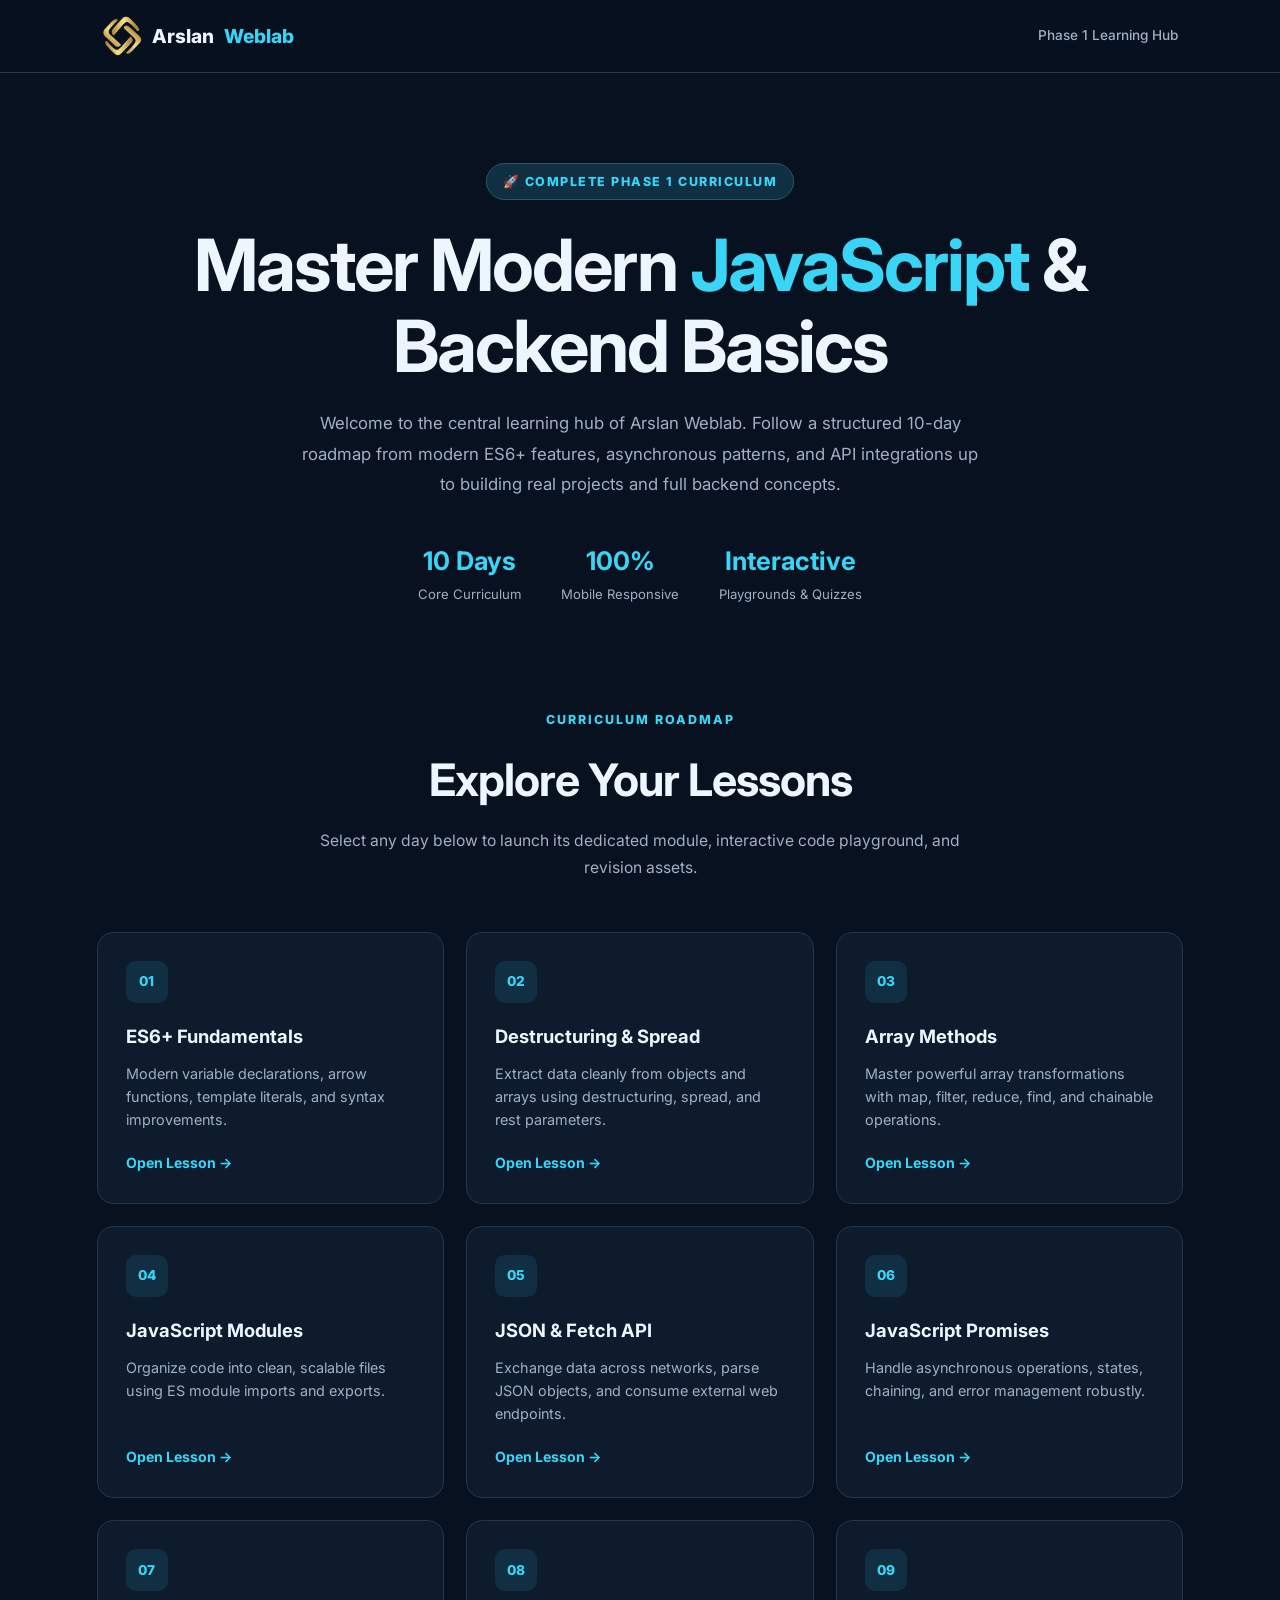
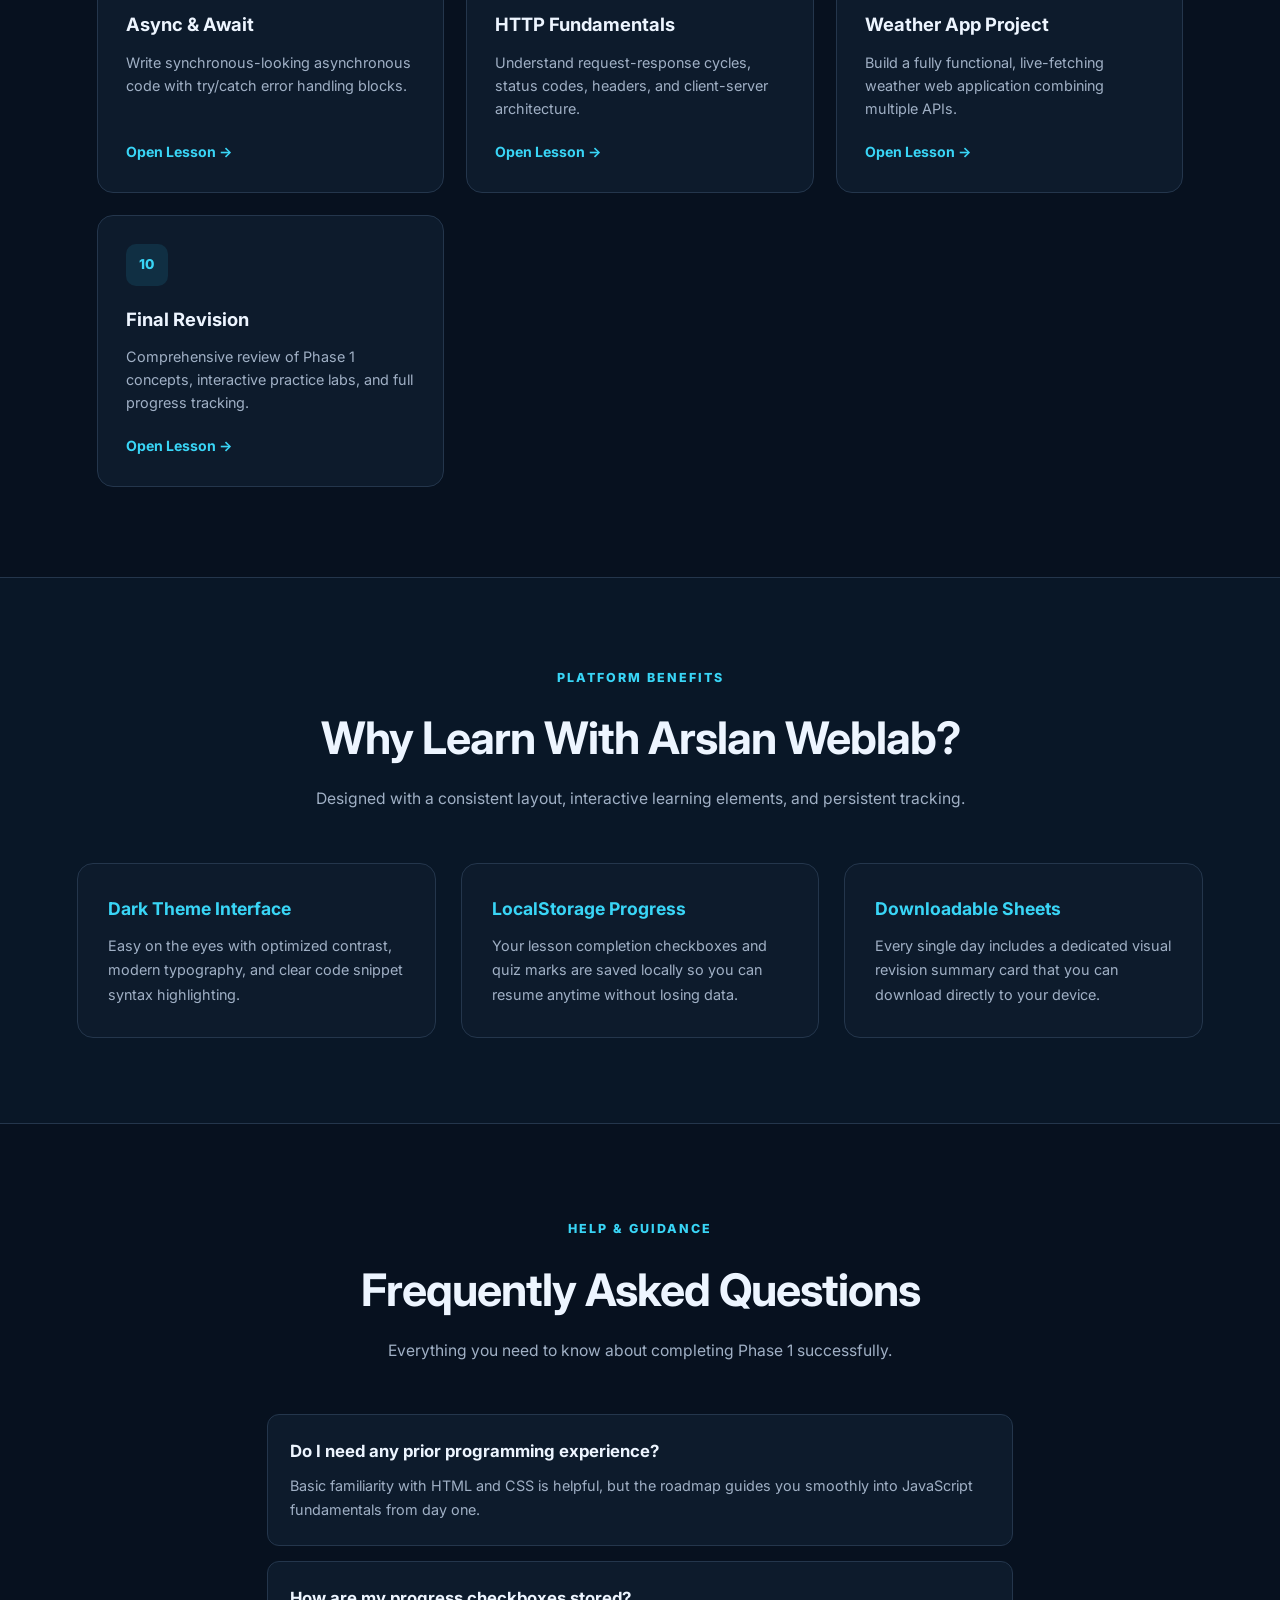
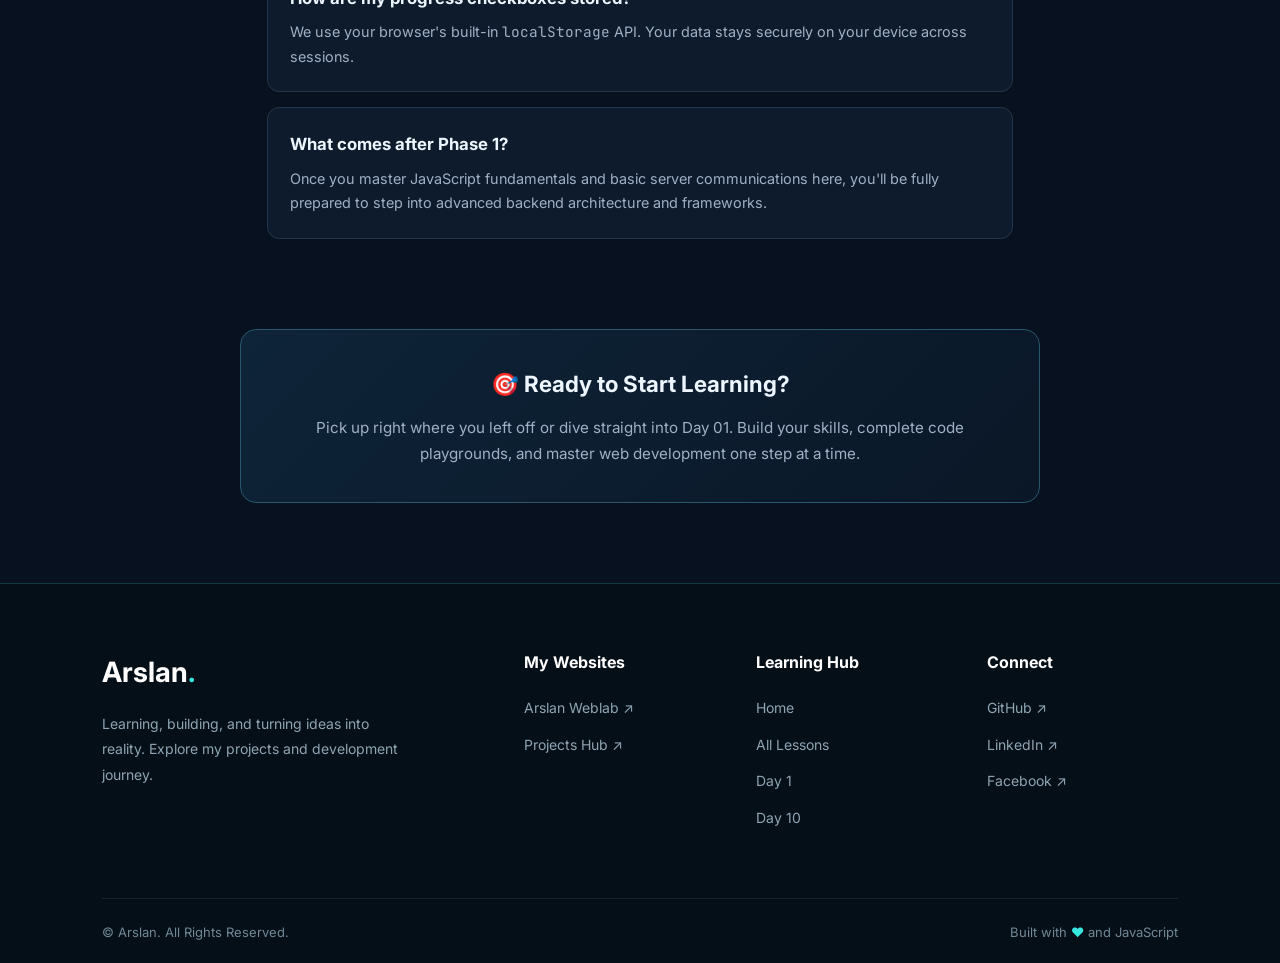
<file: index.html>
<!DOCTYPE html>
<html lang="en">

<head>
    <meta charset="UTF-8">
    <meta name="viewport" content="width=device-width, initial-scale=1.0">
    <meta name="theme-color" content="#07111f">
    <title>JavaScript Phase 1 | Arslan Weblab Learning Hub</title>
    <link rel="icon" href="Day 1/logo.webp">
    <style>
        @import url('https://fonts.googleapis.com/css2?family=Inter:wght@400;500;600;700;800&family=JetBrains+Mono:wght@400;500&display=swap');

        :root {
            --bg: #07111f;
            --surface: #0d1b2c;
            --surface-light: #12243a;
            --border: #24364c;
            --text: #edf5ff;
            --muted: #a0b0c5;
            --accent: #39d5f6;
            --accent-dark: #102f43;
            --green: #58e6a5;
            --yellow: #ffd17a;
            --red: #ff7777;
            --radius: 16px;
        }

        * {
            margin: 0;
            padding: 0;
            box-sizing: border-box;
        }

        html {
            scroll-behavior: smooth;
            scroll-padding-top: 90px;
            overflow-x: hidden;
        }

        body {
            font-family: 'Inter', sans-serif;
            background: var(--bg);
            color: var(--text);
            line-height: 1.7;
            min-height: 100vh;
        }

        a {
            color: inherit;
            text-decoration: none;
        }

        code,
        pre {
            font-family: 'JetBrains Mono', monospace;
        }

        /* HEADER */
        header {
            position: sticky;
            top: 0;
            z-index: 100;
            padding: 16px 8%;
            display: flex;
            justify-content: space-between;
            align-items: center;
            background: rgba(7, 17, 31, 0.95);
            border-bottom: 1px solid var(--border);
            backdrop-filter: blur(12px);
        }

        .logo {
            display: flex;
            align-items: center;
            gap: 10px;
            font-size: 1.2rem;
            font-weight: 800;
            color: var(--text);
        }

        .logo img {
            width: 40px;
            height: 40px;
            object-fit: contain;
            border-radius: 8px;
        }

        .logo span {
            color: var(--accent);
        }

        .header-label {
            color: var(--muted);
            font-size: 0.85rem;
            font-weight: 500;
        }

        /* HERO */
        .hero {
            max-width: 1200px;
            margin: auto;
            text-align: center;
            padding: 90px 6% 60px;
        }

        .badge {
            display: inline-block;
            padding: 7px 16px;
            border: 1px solid #28566b;
            border-radius: 30px;
            color: var(--accent);
            background: var(--accent-dark);
            font-size: 0.78rem;
            font-weight: 800;
            letter-spacing: 1.5px;
            margin-bottom: 25px;
        }

        .hero h1 {
            font-size: clamp(2.5rem, 6vw, 4.5rem);
            margin-bottom: 22px;
            line-height: 1.12;
            letter-spacing: -2px;
        }

        .hero h1 span {
            color: var(--accent);
        }

        .hero p {
            max-width: 680px;
            margin: auto;
            color: var(--muted);
            font-size: 1.05rem;
            line-height: 1.8;
        }

        .hero-stats {
            display: flex;
            justify-content: center;
            gap: 40px;
            margin-top: 40px;
            flex-wrap: wrap;
        }

        .hero-stats div {
            display: flex;
            flex-direction: column;
            align-items: center;
        }

        .hero-stats strong {
            font-size: 1.6rem;
            color: var(--accent);
        }

        .hero-stats span {
            color: var(--muted);
            font-size: 0.82rem;
        }

        /* LESSONS SECTION */
        .lessons {
            max-width: 1240px;
            margin: 40px auto 90px;
            padding: 0 6%;
        }

        .section-heading {
            text-align: center;
            max-width: 700px;
            margin: 0 auto 50px;
        }

        .section-heading span.eyebrow {
            color: var(--accent);
            font-size: 0.78rem;
            font-weight: 800;
            letter-spacing: 2px;
            text-transform: uppercase;
        }

        .section-heading h2 {
            font-size: clamp(2rem, 4vw, 2.8rem);
            margin: 10px 0;
            letter-spacing: -1px;
        }

        .section-heading p {
            color: var(--muted);
            font-size: 0.98rem;
        }

        .lesson-grid {
            display: grid;
            grid-template-columns: repeat(3, minmax(0, 1fr));
            gap: 22px;
        }

        .lesson-card {
            position: relative;
            padding: 28px;
            background: var(--surface);
            border: 1px solid var(--border);
            border-radius: var(--radius);
            text-decoration: none;
            color: var(--text);
            transition: 0.3s ease;
            display: flex;
            flex-direction: column;
        }

        .lesson-card:hover {
            transform: translateY(-5px);
            border-color: var(--accent);
            box-shadow: 0 15px 35px rgba(57, 213, 246, 0.12);
        }

        .lesson-number {
            display: inline-grid;
            place-items: center;
            width: 42px;
            height: 42px;
            border-radius: 10px;
            color: var(--accent);
            background: var(--accent-dark);
            font-weight: 800;
            font-size: 0.85rem;
            margin-bottom: 18px;
        }

        .lesson-card h3 {
            font-size: 1.15rem;
            margin-bottom: 10px;
        }

        .lesson-card p {
            color: var(--muted);
            font-size: 0.9rem;
            line-height: 1.6;
            margin-bottom: 20px;
            flex-grow: 1;
        }

        .arrow {
            display: inline-flex;
            align-items: center;
            gap: 6px;
            color: var(--accent);
            font-size: 0.88rem;
            font-weight: 700;
        }

        /* CURRICULUM HIGHLIGHTS */
        .features-section {
            background: #091727;
            padding: 85px 6%;
            border-top: 1px solid var(--border);
            border-bottom: 1px solid var(--border);
        }

        .features-grid {
            max-width: 1240px;
            margin: auto;
            display: grid;
            grid-template-columns: repeat(3, 1fr);
            gap: 25px;
        }

        .feature-box {
            padding: 30px;
            background: var(--surface);
            border: 1px solid var(--border);
            border-radius: var(--radius);
        }

        .feature-box h3 {
            color: var(--accent);
            margin-bottom: 10px;
            font-size: 1.1rem;
        }

        .feature-box p {
            color: var(--muted);
            font-size: 0.9rem;
        }

        /* FAQ SECTION */
        .faq-section {
            max-width: 900px;
            margin: 90px auto;
            padding: 0 6%;
        }

        .faq-grid {
            display: grid;
            gap: 15px;
            margin-top: 35px;
        }

        .faq-item {
            padding: 22px;
            background: var(--surface);
            border: 1px solid var(--border);
            border-radius: 12px;
        }

        .faq-item h3 {
            font-size: 1.05rem;
            margin-bottom: 8px;
            color: var(--text);
        }

        .faq-item p {
            color: var(--muted);
            font-size: 0.9rem;
        }

        /* PROGRESS BANNER */
        .progress-section {
            max-width: 800px;
            margin: 0 auto 80px;
            padding: 35px;
            background: linear-gradient(135deg, #0e2438, #0a1727);
            border: 1px solid #28566b;
            border-radius: var(--radius);
            text-align: center;
        }

        .progress-section h3 {
            font-size: 1.4rem;
            margin-bottom: 12px;
        }

        .progress-section p {
            color: var(--muted);
            line-height: 1.7;
            font-size: 0.95rem;
        }

        .main-footer {
            background: #050f18;
            border-top: 1px solid rgba(56, 230, 224, 0.2);
            padding: 65px 8% 20px;
        }

        .footer-container {
            max-width: 1200px;
            margin: auto;
            display: grid;
            grid-template-columns: 2fr 1fr 1fr 1fr;
            gap: 40px;
        }

        .footer-brand h2 {
            color: #ffffff;
            font-size: 28px;
            margin-bottom: 15px;
        }

        .footer-brand h2 span {
            color: #38e6e0;
        }

        .footer-brand p {
            color: #8fa5b3;
            line-height: 1.8;
            max-width: 300px;
            font-size: 14px;
        }

        .footer-links h3 {
            color: #ffffff;
            font-size: 16px;
            margin-bottom: 20px;
        }

        .footer-links a {
            display: block;
            color: #8fa5b3;
            text-decoration: none;
            margin-bottom: 13px;
            font-size: 14px;
            transition: 0.3s ease;
        }

        .footer-links a:hover {
            color: #38e6e0;
            transform: translateX(4px);
        }

        .footer-bottom {
            max-width: 1200px;
            margin: 55px auto 0;
            padding-top: 22px;
            border-top: 1px solid rgba(255, 255, 255, 0.08);
            display: flex;
            justify-content: space-between;
            gap: 15px;
            flex-wrap: wrap;
            color: #718896;
            font-size: 13px;
        }

        .footer-heart {
            color: #38e6e0;
        }

        @media (max-width: 800px) {
            .footer-container {
                grid-template-columns: repeat(2, 1fr);
            }
        }

        @media (max-width: 500px) {
            .main-footer {
                padding: 50px 7% 20px;
            }

            .footer-container {
                grid-template-columns: 1fr;
                gap: 30px;
            }

            .footer-bottom {
                flex-direction: column;
                text-align: center;
            }
        }
    </style>
</head>

<body>

    <header>
        <div class="logo">
            <img src="Day 1/logo.webp" alt="Arslan Weblab Logo">
            Arslan <span>Weblab</span>
        </div>
        <div class="header-label">Phase 1 Learning Hub</div>
    </header>

    <main>
        <section class="hero">
            <span class="badge">🚀 COMPLETE PHASE 1 CURRICULUM</span>
            <h1>Master Modern <span>JavaScript</span> & Backend Basics</h1>
            <p>
                Welcome to the central learning hub of Arslan Weblab. Follow a structured
                10-day roadmap from modern ES6+ features, asynchronous patterns, and API integrations
                up to building real projects and full backend concepts.
            </p>

            <div class="hero-stats">
                <div>
                    <strong>10 Days</strong>
                    <span>Core Curriculum</span>
                </div>
                <div>
                    <strong>100%</strong>
                    <span>Mobile Responsive</span>
                </div>
                <div>
                    <strong>Interactive</strong>
                    <span>Playgrounds & Quizzes</span>
                </div>
            </div>
        </section>

        <section class="lessons">
            <div class="section-heading">
                <span class="eyebrow">CURRICULUM ROADMAP</span>
                <h2>Explore Your Lessons</h2>
                <p>Select any day below to launch its dedicated module, interactive code playground, and revision
                    assets.</p>
            </div>

            <div class="lesson-grid">

                <a href="Day 1/index.html" class="lesson-card">
                    <span class="lesson-number">01</span>
                    <h3>ES6+ Fundamentals</h3>
                    <p>Modern variable declarations, arrow functions, template literals, and syntax improvements.</p>
                    <span class="arrow">Open Lesson →</span>
                </a>

                <a href="Day 2/index.html" class="lesson-card">
                    <span class="lesson-number">02</span>
                    <h3>Destructuring & Spread</h3>
                    <p>Extract data cleanly from objects and arrays using destructuring, spread, and rest parameters.
                    </p>
                    <span class="arrow">Open Lesson →</span>
                </a>

                <a href="Day 3/index.html" class="lesson-card">
                    <span class="lesson-number">03</span>
                    <h3>Array Methods</h3>
                    <p>Master powerful array transformations with map, filter, reduce, find, and chainable operations.
                    </p>
                    <span class="arrow">Open Lesson →</span>
                </a>

                <a href="Day 4/index.html" class="lesson-card">
                    <span class="lesson-number">04</span>
                    <h3>JavaScript Modules</h3>
                    <p>Organize code into clean, scalable files using ES module imports and exports.</p>
                    <span class="arrow">Open Lesson →</span>
                </a>

                <a href="Day 5/index.html" class="lesson-card">
                    <span class="lesson-number">05</span>
                    <h3>JSON & Fetch API</h3>
                    <p>Exchange data across networks, parse JSON objects, and consume external web endpoints.</p>
                    <span class="arrow">Open Lesson →</span>
                </a>

                <a href="Day 6/index.html" class="lesson-card">
                    <span class="lesson-number">06</span>
                    <h3>JavaScript Promises</h3>
                    <p>Handle asynchronous operations, states, chaining, and error management robustly.</p>
                    <span class="arrow">Open Lesson →</span>
                </a>

                <a href="Day 7/index.html" class="lesson-card">
                    <span class="lesson-number">07</span>
                    <h3>Async & Await</h3>
                    <p>Write synchronous-looking asynchronous code with try/catch error handling blocks.</p>
                    <span class="arrow">Open Lesson →</span>
                </a>

                <a href="Day 8/index.html" class="lesson-card">
                    <span class="lesson-number">08</span>
                    <h3>HTTP Fundamentals</h3>
                    <p>Understand request-response cycles, status codes, headers, and client-server architecture.</p>
                    <span class="arrow">Open Lesson →</span>
                </a>

                <a href="Day 9/index.html" class="lesson-card">
                    <span class="lesson-number">09</span>
                    <h3>Weather App Project</h3>
                    <p>Build a fully functional, live-fetching weather web application combining multiple APIs.</p>
                    <span class="arrow">Open Lesson →</span>
                </a>

                <a href="Day 10/index.html" class="lesson-card">
                    <span class="lesson-number">10</span>
                    <h3>Final Revision</h3>
                    <p>Comprehensive review of Phase 1 concepts, interactive practice labs, and full progress tracking.
                    </p>
                    <span class="arrow">Open Lesson →</span>
                </a>

            </div>
        </section>

        <section class="features-section">
            <div class="section-heading">
                <span class="eyebrow">PLATFORM BENEFITS</span>
                <h2>Why Learn With Arslan Weblab?</h2>
                <p>Designed with a consistent layout, interactive learning elements, and persistent tracking.</p>
            </div>

            <div class="features-grid">
                <div class="feature-box">
                    <h3>Dark Theme Interface</h3>
                    <p>Easy on the eyes with optimized contrast, modern typography, and clear code snippet syntax
                        highlighting.</p>
                </div>
                <div class="feature-box">
                    <h3>LocalStorage Progress</h3>
                    <p>Your lesson completion checkboxes and quiz marks are saved locally so you can resume anytime
                        without losing data.</p>
                </div>
                <div class="feature-box">
                    <h3>Downloadable Sheets</h3>
                    <p>Every single day includes a dedicated visual revision summary card that you can download directly
                        to your device.</p>
                </div>
            </div>
        </section>

        <section class="faq-section">
            <div class="section-heading">
                <span class="eyebrow">HELP & GUIDANCE</span>
                <h2>Frequently Asked Questions</h2>
                <p>Everything you need to know about completing Phase 1 successfully.</p>
            </div>

            <div class="faq-grid">
                <div class="faq-item">
                    <h3>Do I need any prior programming experience?</h3>
                    <p>Basic familiarity with HTML and CSS is helpful, but the roadmap guides you smoothly into
                        JavaScript fundamentals from day one.</p>
                </div>
                <div class="faq-item">
                    <h3>How are my progress checkboxes stored?</h3>
                    <p>We use your browser's built-in <code>localStorage</code> API. Your data stays securely on your
                        device across sessions.</p>
                </div>
                <div class="faq-item">
                    <h3>What comes after Phase 1?</h3>
                    <p>Once you master JavaScript fundamentals and basic server communications here, you'll be fully
                        prepared to step into advanced backend architecture and frameworks.</p>
                </div>
            </div>
        </section>

        <section class="progress-section">
            <h3>🎯 Ready to Start Learning?</h3>
            <p>
                Pick up right where you left off or dive straight into Day 01.
                Build your skills, complete code playgrounds, and master web development one step at a time.
            </p>
        </section>
    </main>

    <footer class="main-footer">
        <div class="footer-container">

            <div class="footer-brand">
                <h2>Arslan<span>.</span></h2>
                <p>
                    Learning, building, and turning ideas into reality.
                    Explore my projects and development journey.
                </p>
            </div>

            <div class="footer-links">
                <h3>My Websites</h3>
                <a href="https://arslan-weblab.netlify.app/" target="_blank" rel="noopener noreferrer">Arslan Weblab
                    ↗</a>
                <a href="https://myprojects-hub.netlify.app/" target="_blank" rel="noopener noreferrer">Projects Hub
                    ↗</a>
            </div>

            <div class="footer-links">
                <h3>Learning Hub</h3>
                <a href="#top">Home</a>
                <a href="#lessons">All Lessons</a>
                <a href="Day 1/index.html">Day 1</a>
                <a href="Day 10/index.html">Day 10</a>
            </div>

            <div class="footer-links">
                <h3>Connect</h3>
                <a href="https://github.com/arslansahil850-alt/" target="_blank" rel="noopener noreferrer">GitHub ↗</a>
                <a href="https://www.linkedin.com/" target="_blank" rel="noopener noreferrer">LinkedIn ↗</a>
                <a href="https://www.facebook.com/" target="_blank" rel="noopener noreferrer">Facebook ↗</a>
            </div>

        </div>

        <div class="footer-bottom">
            <p>© <span id="currentYear"></span> Arslan. All Rights Reserved.</p>
            <p>Built with <span class="footer-heart">♥</span> and JavaScript</p>
        </div>
    </footer>

    <script>
        // Update copyright year dynamically
        document.getElementById('year').textContent = new Date().getFullYear();
    </script>
</body>

</html>
</file>
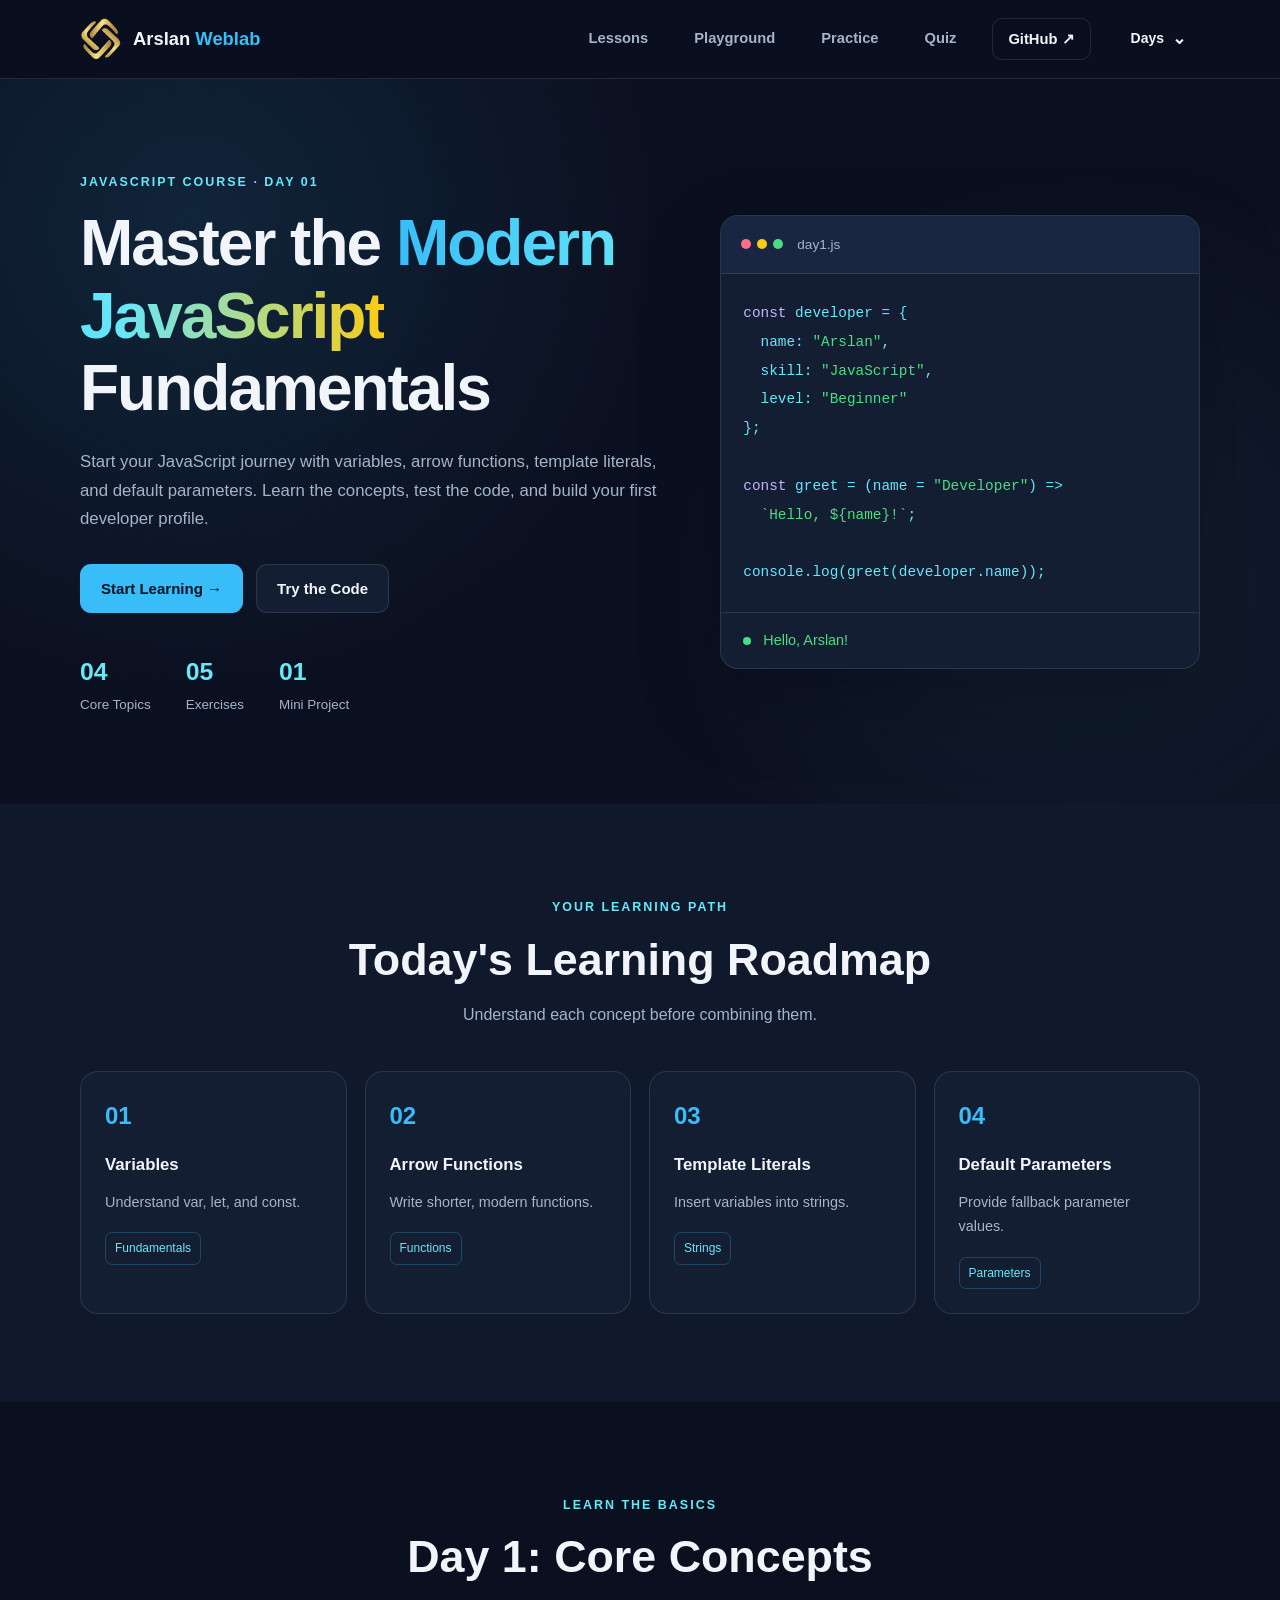
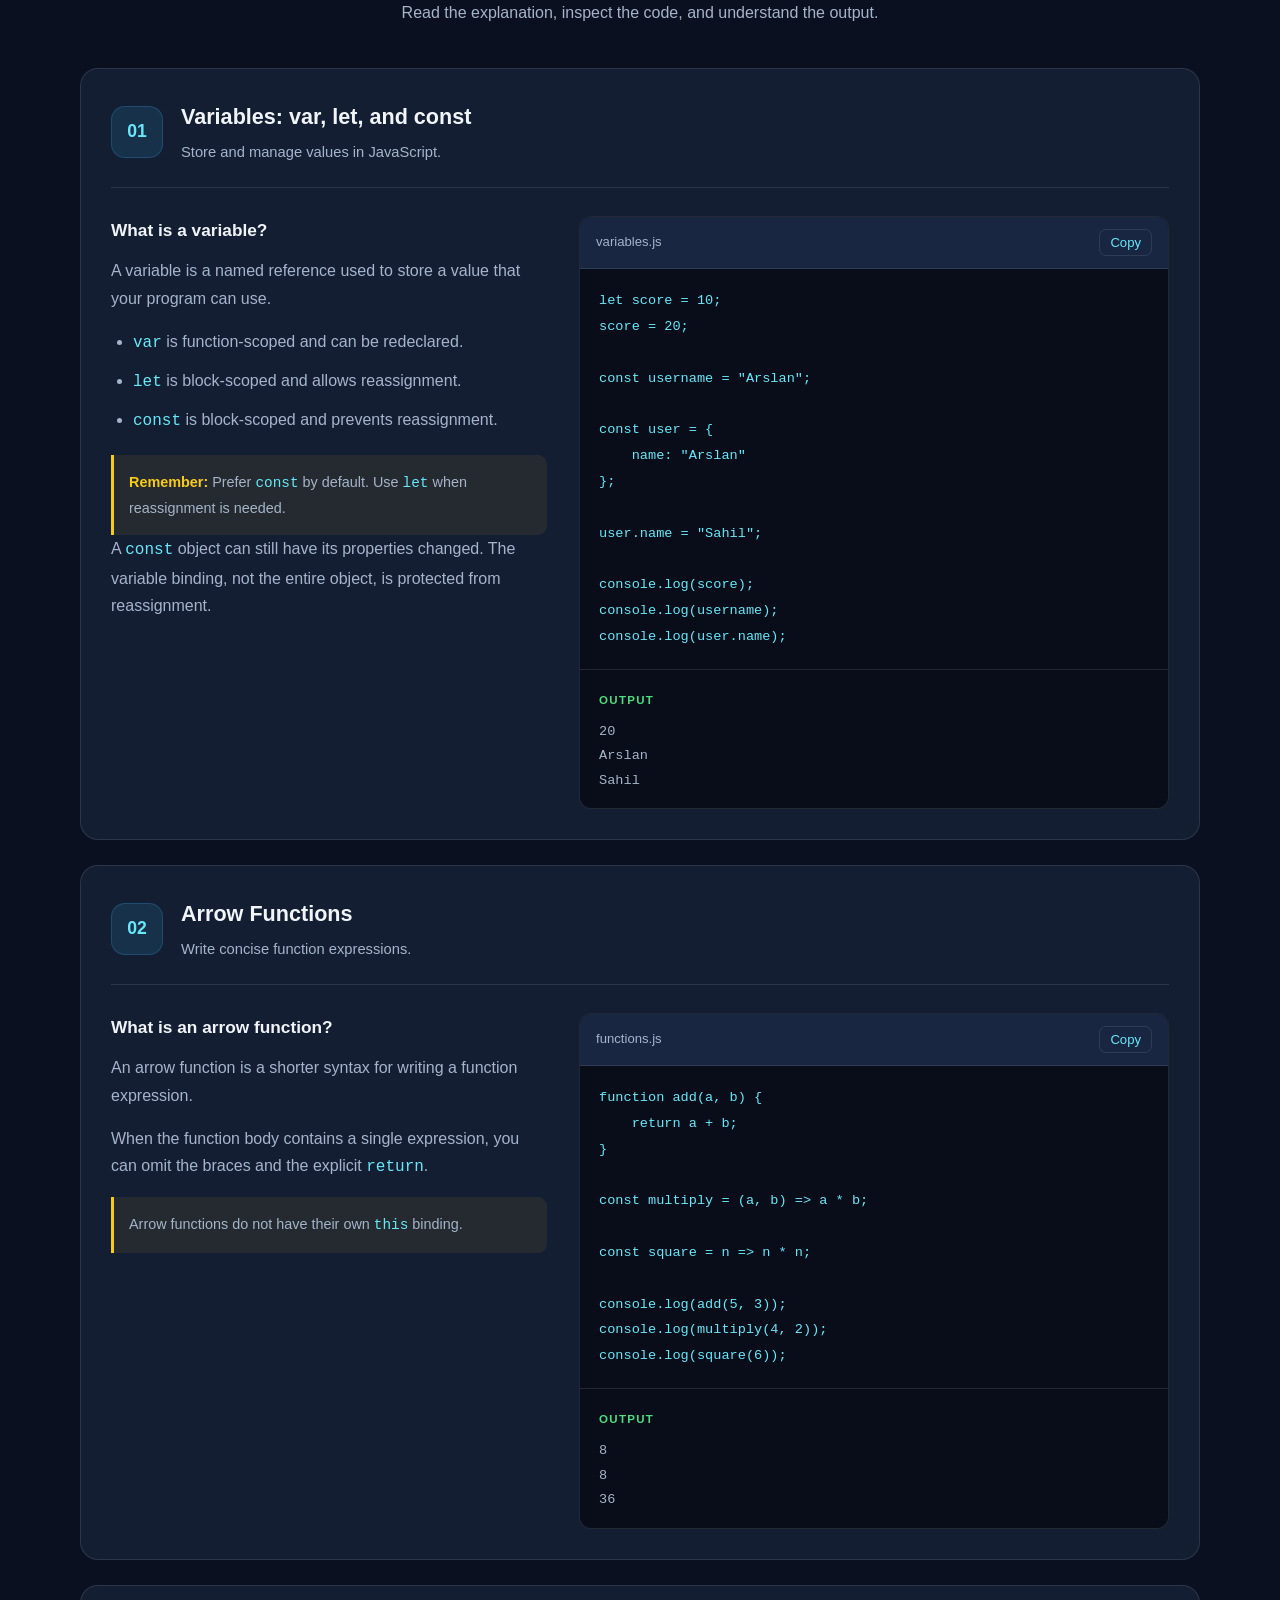
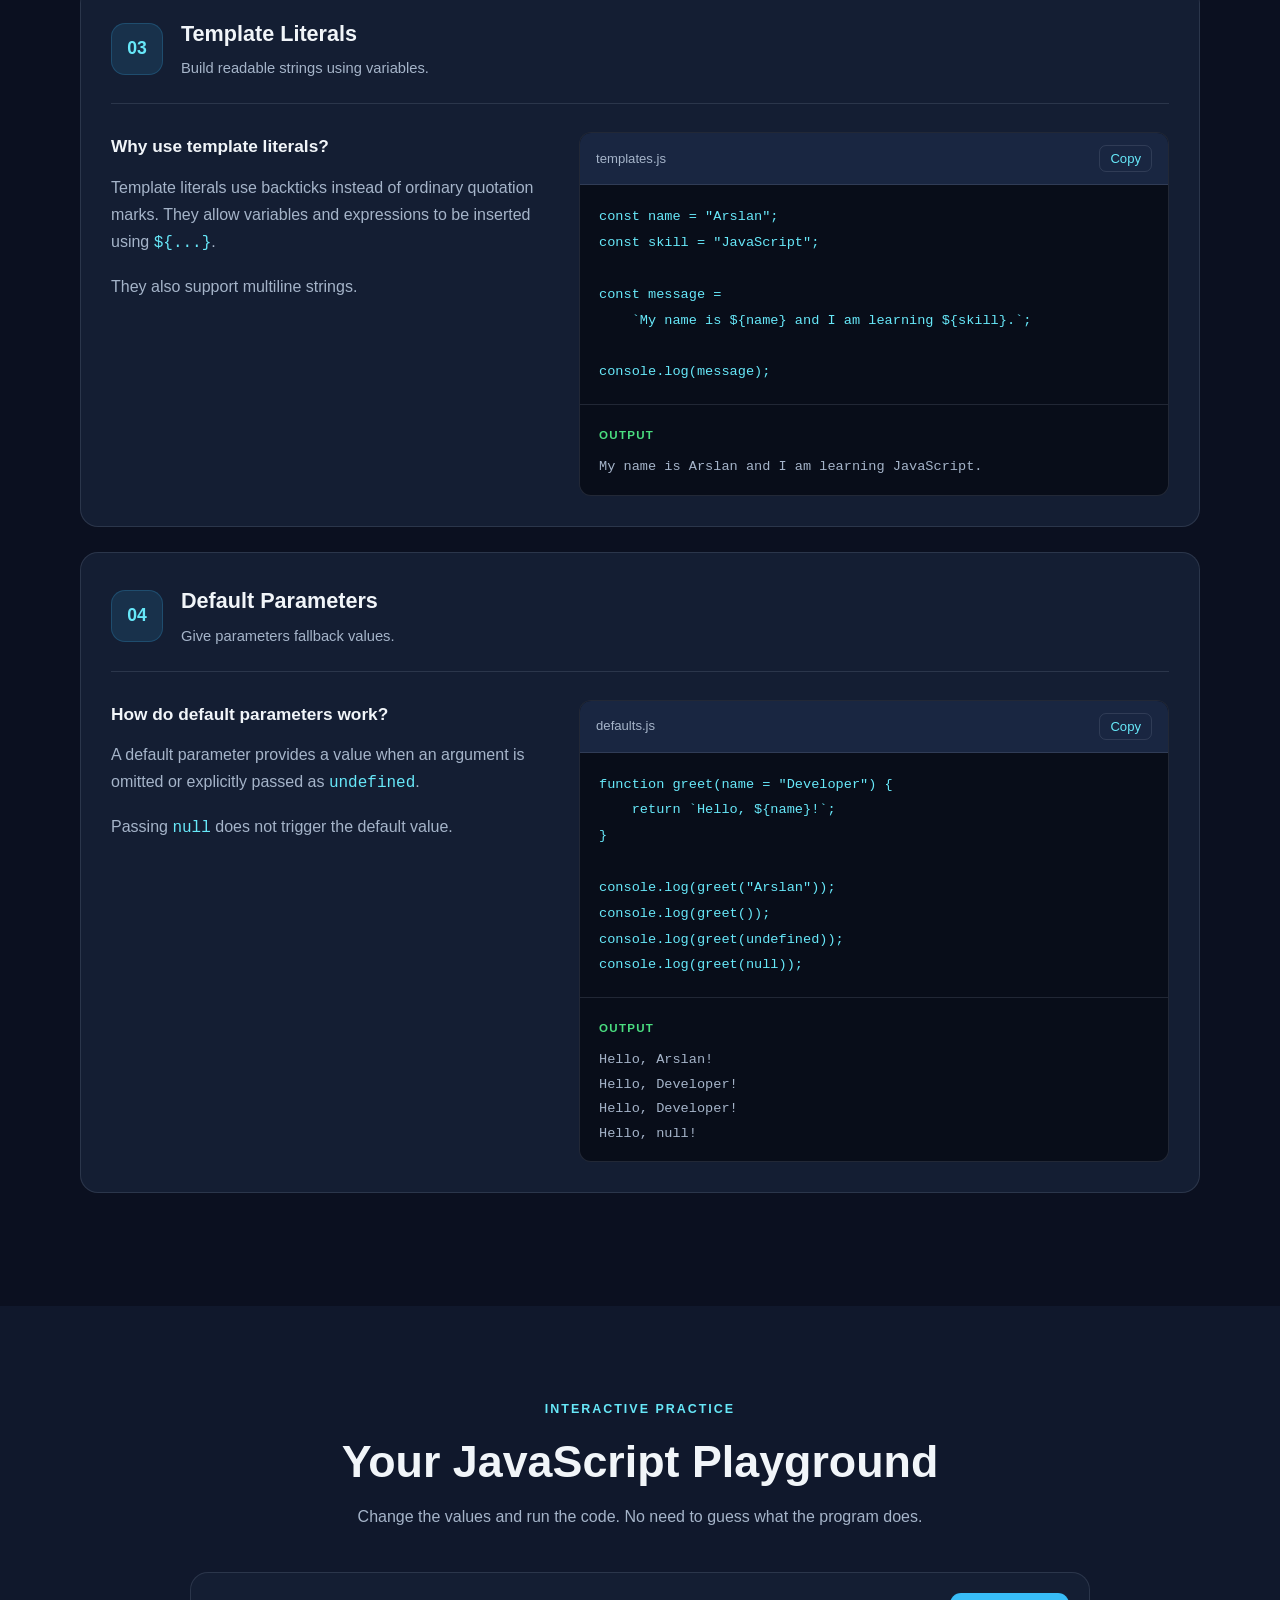
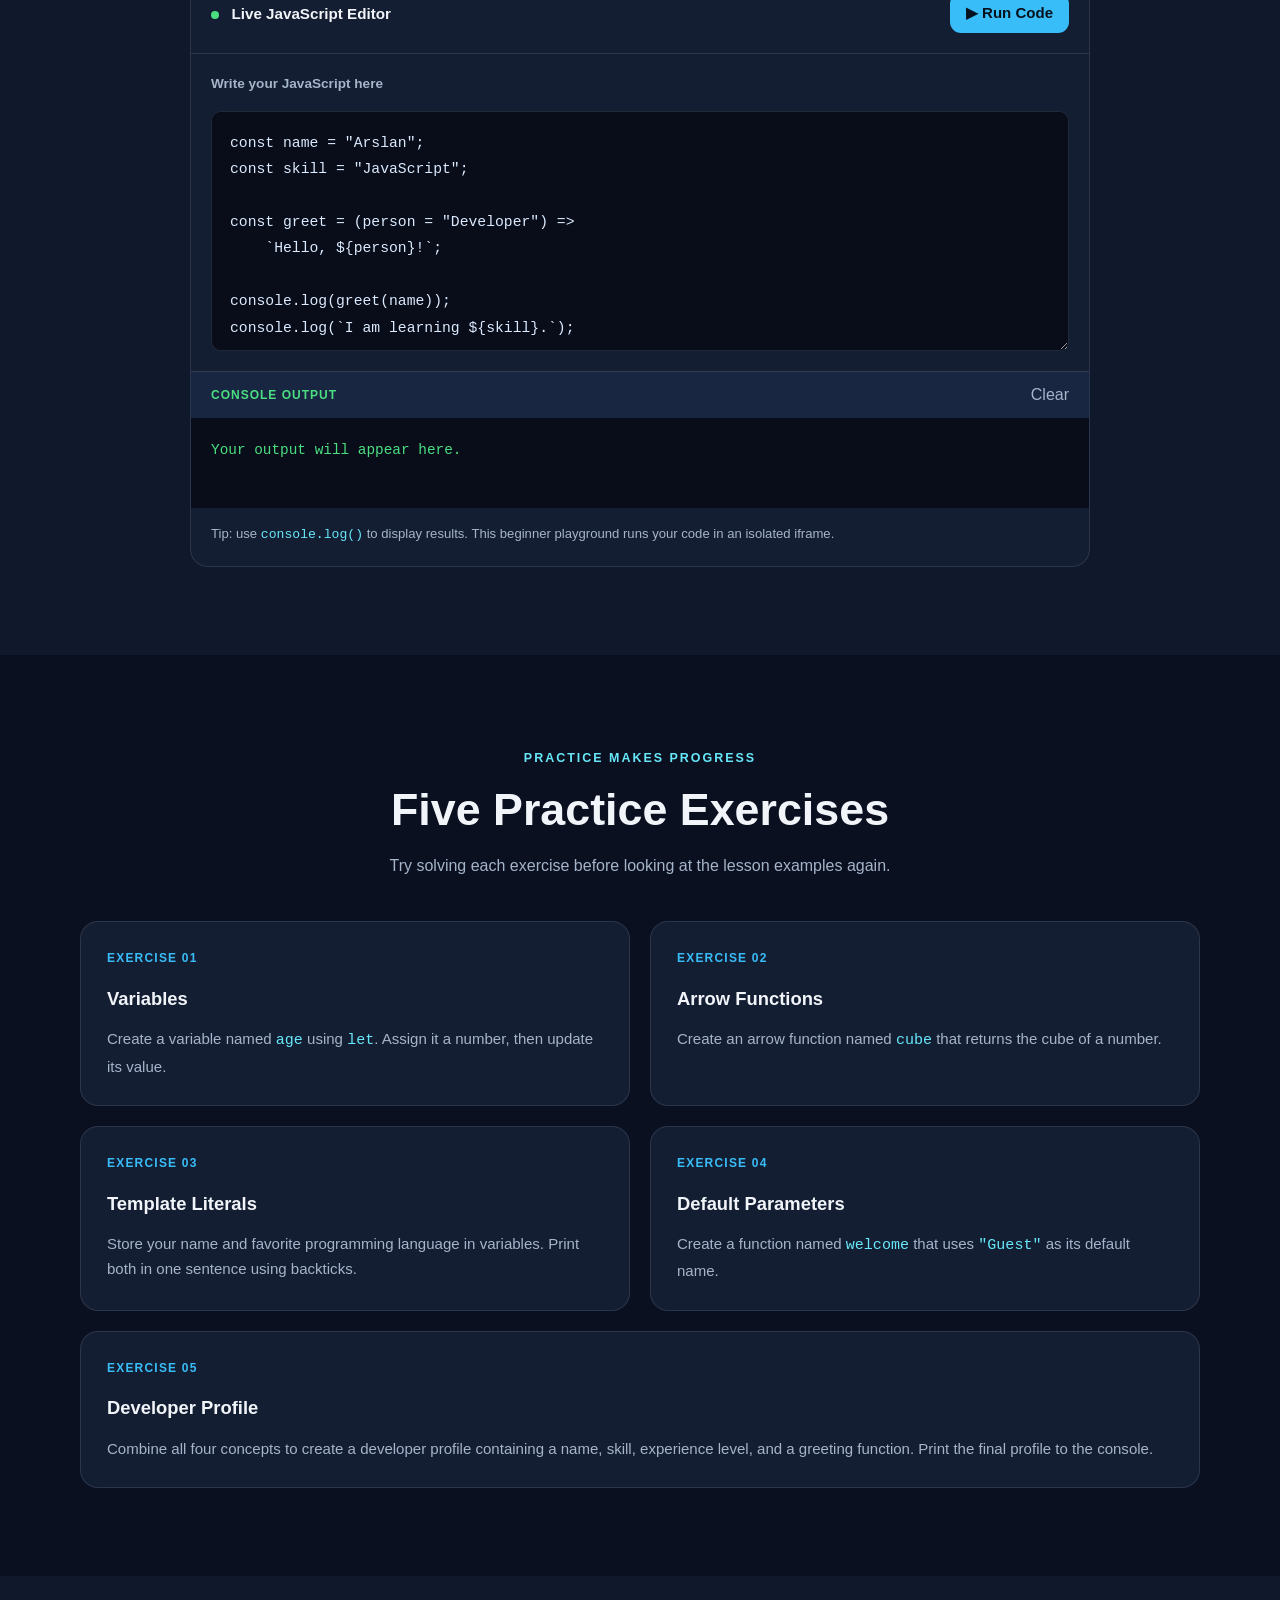
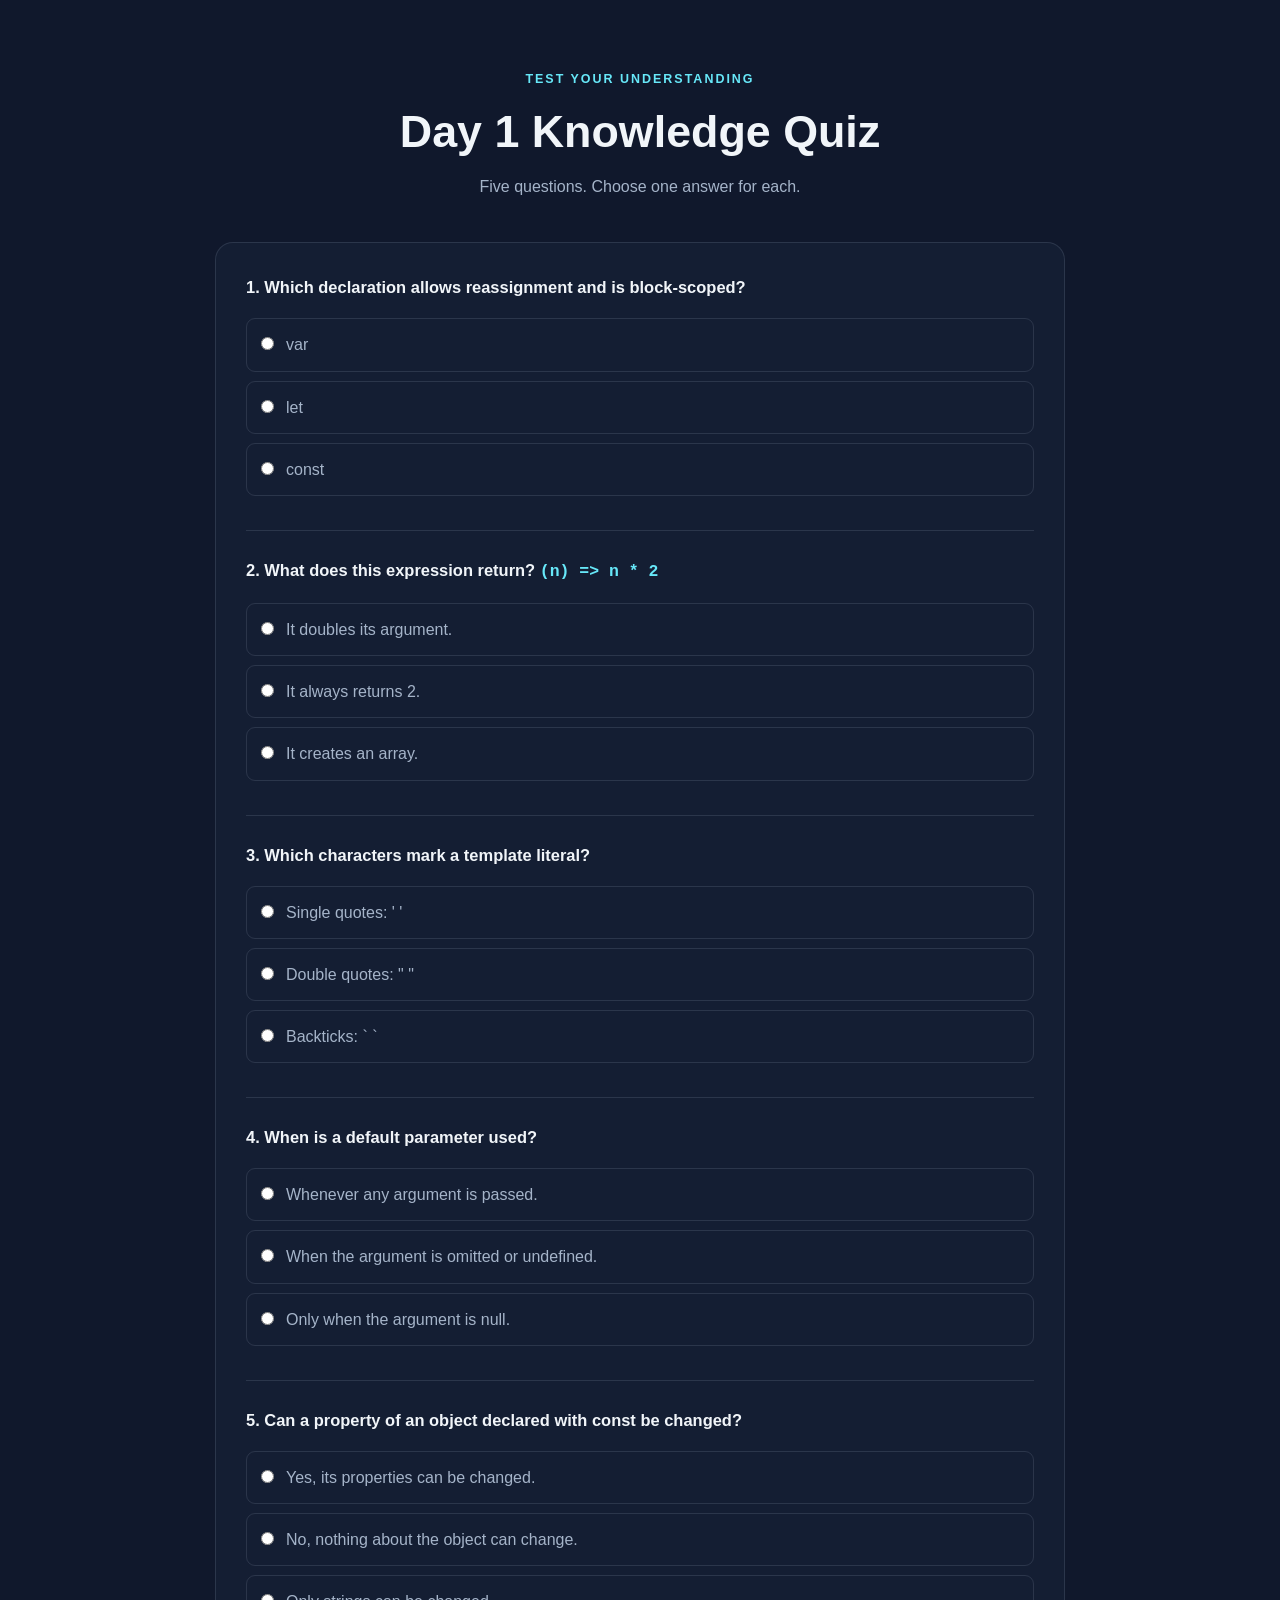
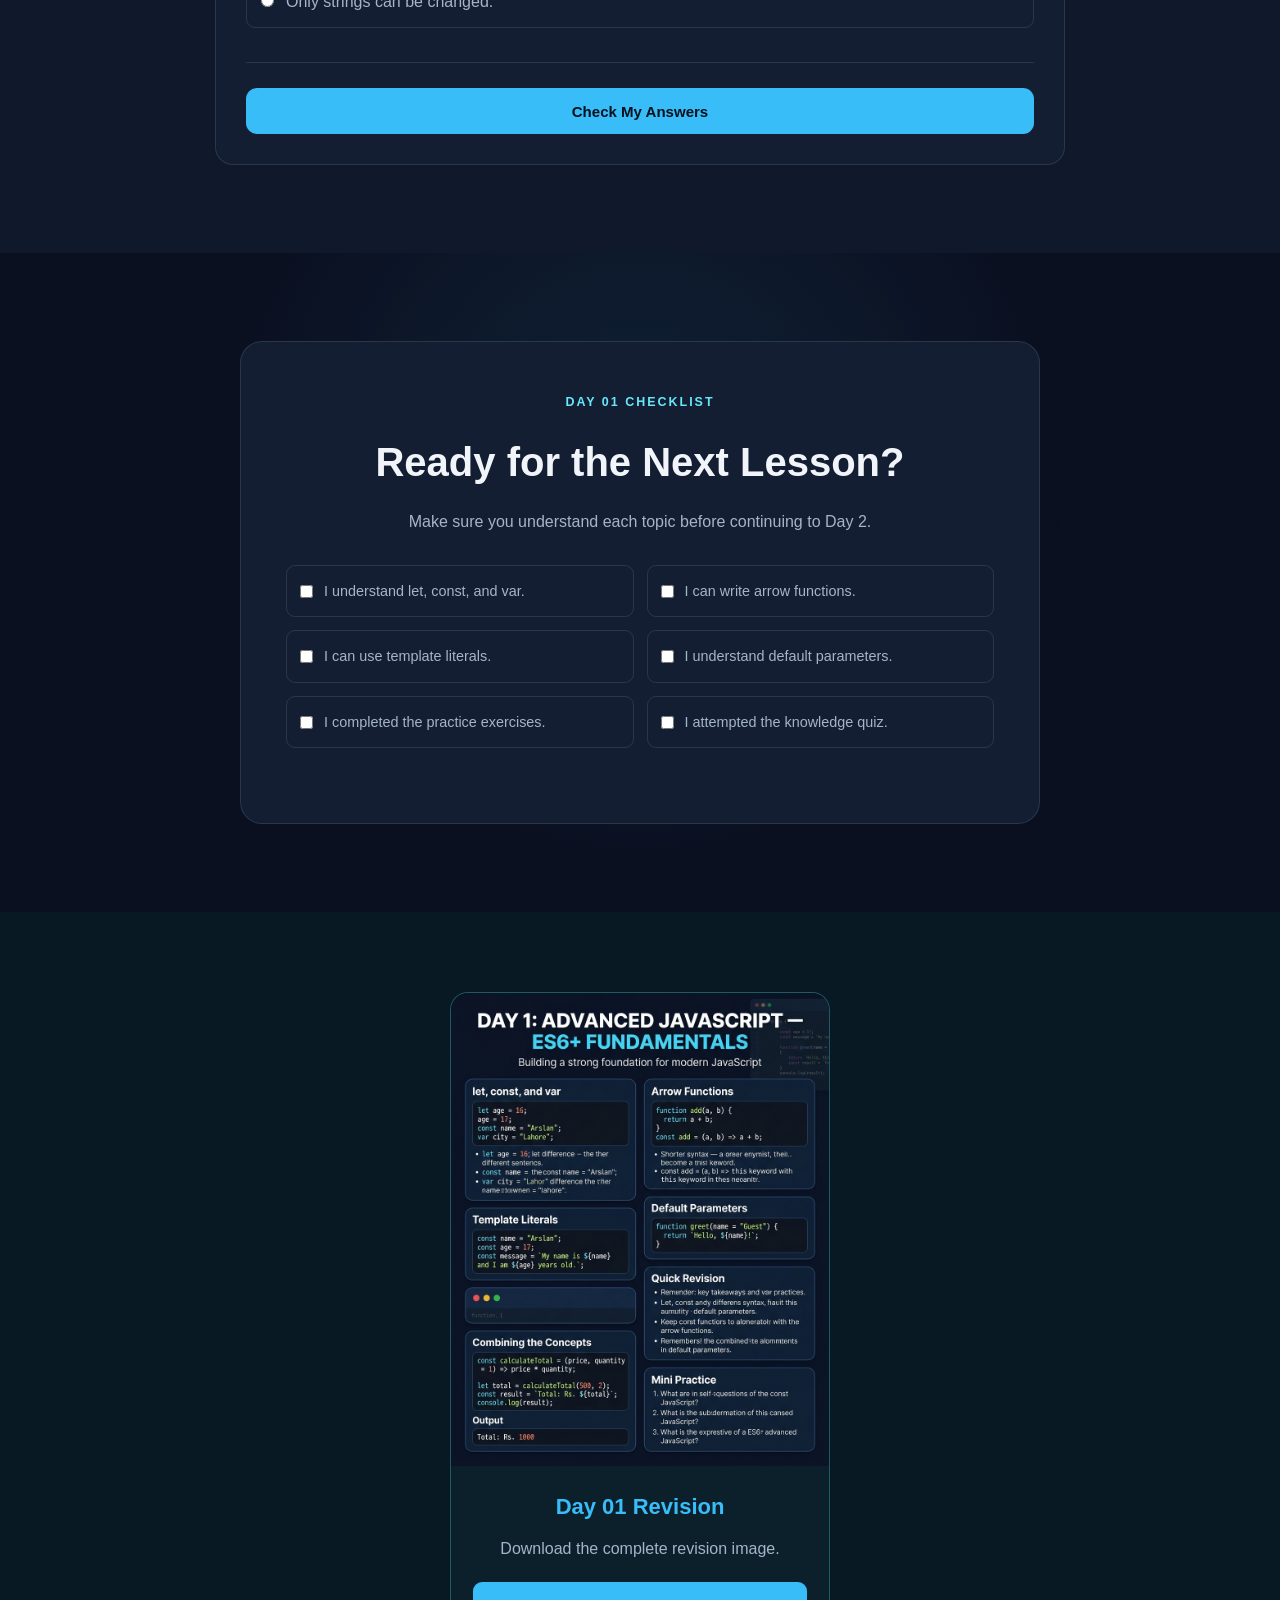
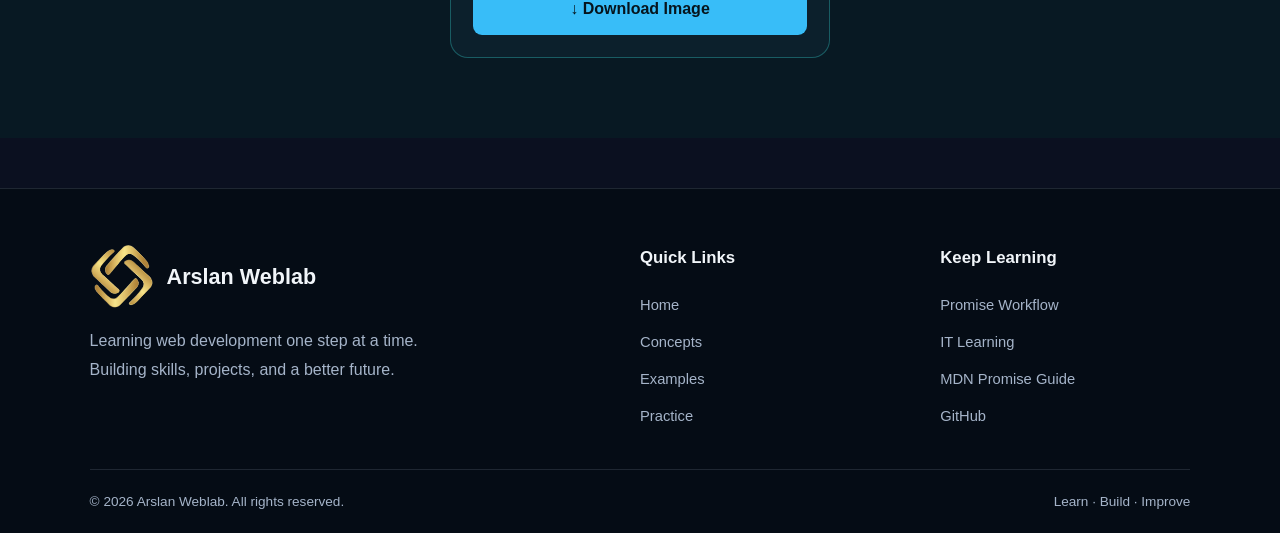
<file: Day 1/index.html>
<!DOCTYPE html>
<html lang="en">

<head>
    <meta charset="UTF-8">
    <meta name="viewport" content="width=device-width, initial-scale=1.0">

    <meta name="description"
        content="Learn JavaScript ES6+ fundamentals with Arslan Weblab. Practice variables, arrow functions, template literals, and default parameters.">

    <meta name="theme-color" content="#0b1020">

    <title>Day 1: JavaScript ES6+ | Arslan Weblab</title>

    <link rel="icon" href="logo.webp">
    <link rel="stylesheet" href="style.css">
</head>

<body>

    <header class="header">
        <div class="container navbar">

            <a href="#" class="brand">
                <img src="logo.webp" class="brand-logo" alt="Logo">
                <span>Arslan <strong>Weblab</strong></span>
            </a>

            <button class="menu-toggle" id="menuToggle" aria-label="Open navigation" aria-expanded="false">
                ☰
            </button>

            <nav class="nav-links">

                <a href="#lessons">Lessons</a>
                <a href="#playground">Playground</a>
                <a href="#practice">Practice</a>
                <a href="#quiz">Quiz</a>

                <a href="#" class="nav-github">GitHub ↗</a>
                
                <div class="nav-dropdown">
                    <button class="nav-dropdown-btn" type="button">
                        Days <span>⌄</span>
                    </button>

                    <div class="nav-dropdown-menu">
                        <a href="../Day 1/index.html" class="active">Day 1</a>
                        <a href="../Day 2/index.html">Day 2</a>
                        <a href="../Day 3/index.html">Day 3</a>
                        <a href="../Day 4/index.html">Day 4</a>
                        <a href="../Day 5/index.html">Day 5</a>
                        <a href="../Day 6/index.html">Day 6</a>
                        <a href="../Day 7/index.html">Day 7</a>
                        <a href="../Day 8/index.html">Day 8</a>
                        <a href="../Day 9/index.html">Day 9</a>
                        <a href="../Day 10/index.html">Day 10</a>
                    </div>
                </div>

            </nav>

        </div>
    </header>


    <main>

        <!-- ================= HERO ================= -->

        <section class="hero section-padding">

            <div class="container hero-grid">

                <div class="hero-content">

                    <span class="eyebrow">
                        JAVASCRIPT COURSE · DAY 01
                    </span>

                    <h1>
                        Master the
                        <span class="gradient-text">Modern JavaScript</span>
                        Fundamentals
                    </h1>

                    <p class="hero-description">
                        Start your JavaScript journey with variables,
                        arrow functions, template literals, and default
                        parameters. Learn the concepts, test the code,
                        and build your first developer profile.
                    </p>

                    <div class="hero-actions">

                        <a href="#lesson" class="button button-primary">
                            Start Learning →
                        </a>

                        <a href="#playground" class="button button-secondary">
                            Try the Code
                        </a>

                    </div>

                    <div class="hero-stats">

                        <div>
                            <strong>04</strong>
                            <span>Core Topics</span>
                        </div>

                        <div>
                            <strong>05</strong>
                            <span>Exercises</span>
                        </div>

                        <div>
                            <strong>01</strong>
                            <span>Mini Project</span>
                        </div>

                    </div>

                </div>


                <div class="hero-code card">

                    <div class="code-header">

                        <div class="window-dots">
                            <span></span>
                            <span></span>
                            <span></span>
                        </div>

                        <span>day1.js</span>

                    </div>

                    <pre><code><span class="code-purple">const</span> developer = {
  name: <span class="code-green">"Arslan"</span>,
  skill: <span class="code-green">"JavaScript"</span>,
  level: <span class="code-green">"Beginner"</span>
};

<span class="code-purple">const</span> greet = (name = <span class="code-green">"Developer"</span>) =&gt;
  <span class="code-green">`Hello, ${name}!`</span>;

console.log(greet(developer.name));</code></pre>

                    <div class="code-result">
                        <span class="result-dot"></span>
                        Hello, Arslan!
                    </div>

                </div>

            </div>

        </section>


        <!-- ================= LEARNING ROADMAP ================= -->

        <section class="roadmap section-padding">

            <div class="container">

                <div class="section-heading">

                    <span class="eyebrow">YOUR LEARNING PATH</span>

                    <h2>Today's Learning Roadmap</h2>

                    <p>
                        Understand each concept before combining them.
                    </p>

                </div>

                <div class="roadmap-grid">

                    <a href="#variables" class="roadmap-card card">
                        <span class="roadmap-number">01</span>
                        <h3>Variables</h3>
                        <p>Understand var, let, and const.</p>
                        <span class="topic-tag">Fundamentals</span>
                    </a>

                    <a href="#arrow-functions" class="roadmap-card card">
                        <span class="roadmap-number">02</span>
                        <h3>Arrow Functions</h3>
                        <p>Write shorter, modern functions.</p>
                        <span class="topic-tag">Functions</span>
                    </a>

                    <a href="#templates" class="roadmap-card card">
                        <span class="roadmap-number">03</span>
                        <h3>Template Literals</h3>
                        <p>Insert variables into strings.</p>
                        <span class="topic-tag">Strings</span>
                    </a>

                    <a href="#defaults" class="roadmap-card card">
                        <span class="roadmap-number">04</span>
                        <h3>Default Parameters</h3>
                        <p>Provide fallback parameter values.</p>
                        <span class="topic-tag">Parameters</span>
                    </a>

                </div>

            </div>

        </section>


        <!-- ================= LESSONS ================= -->

        <section class="lessons section-padding" id="lessons">

            <div class="container">

                <div class="section-heading">

                    <span class="eyebrow">LEARN THE BASICS</span>

                    <h2>Day 1: Core Concepts</h2>

                    <p>
                        Read the explanation, inspect the code, and
                        understand the output.
                    </p>

                </div>


                <!-- LESSON 1 -->

                <article class="lesson-card card" id="variables">

                    <div class="lesson-title">

                        <span class="lesson-number">01</span>

                        <div>
                            <h3>Variables: var, let, and const</h3>
                            <p>Store and manage values in JavaScript.</p>
                        </div>

                    </div>

                    <div class="lesson-body">

                        <div class="explanation">

                            <h4>What is a variable?</h4>

                            <p>
                                A variable is a named reference used to
                                store a value that your program can use.
                            </p>

                            <ul>
                                <li>
                                    <code>var</code> is function-scoped
                                    and can be redeclared.
                                </li>

                                <li>
                                    <code>let</code> is block-scoped
                                    and allows reassignment.
                                </li>

                                <li>
                                    <code>const</code> is block-scoped
                                    and prevents reassignment.
                                </li>
                            </ul>

                            <div class="note">
                                <strong>Remember:</strong>
                                Prefer <code>const</code> by default.
                                Use <code>let</code> when reassignment
                                is needed.
                            </div>

                            <p>
                                A <code>const</code> object can still
                                have its properties changed. The
                                variable binding, not the entire object,
                                is protected from reassignment.
                            </p>

                        </div>

                        <div class="code-panel">

                            <div class="code-panel-header">
                                <span>variables.js</span>
                                <button class="copy-button" type="button" data-copy="variablesCode">
                                    Copy
                                </button>
                            </div>

                            <pre><code id="variablesCode">let score = 10;
score = 20;

const username = "Arslan";

const user = {
    name: "Arslan"
};

user.name = "Sahil";

console.log(score);
console.log(username);
console.log(user.name);</code></pre>

                            <div class="output-box">
                                <span>OUTPUT</span>
                                <pre>20
Arslan
Sahil</pre>
                            </div>

                        </div>

                    </div>

                </article>


                <!-- LESSON 2 -->

                <article class="lesson-card card" id="arrow-functions">

                    <div class="lesson-title">

                        <span class="lesson-number">02</span>

                        <div>
                            <h3>Arrow Functions</h3>
                            <p>Write concise function expressions.</p>
                        </div>

                    </div>

                    <div class="lesson-body">

                        <div class="explanation">

                            <h4>What is an arrow function?</h4>

                            <p>
                                An arrow function is a shorter syntax
                                for writing a function expression.
                            </p>

                            <p>
                                When the function body contains a single
                                expression, you can omit the braces and
                                the explicit <code>return</code>.
                            </p>

                            <div class="note">
                                Arrow functions do not have their own
                                <code>this</code> binding.
                            </div>

                        </div>

                        <div class="code-panel">

                            <div class="code-panel-header">
                                <span>functions.js</span>
                                <button class="copy-button" type="button" data-copy="functionsCode">
                                    Copy
                                </button>
                            </div>

                            <pre><code id="functionsCode">function add(a, b) {
    return a + b;
}

const multiply = (a, b) => a * b;

const square = n => n * n;

console.log(add(5, 3));
console.log(multiply(4, 2));
console.log(square(6));</code></pre>

                            <div class="output-box">
                                <span>OUTPUT</span>
                                <pre>8
8
36</pre>
                            </div>

                        </div>

                    </div>

                </article>


                <!-- LESSON 3 -->

                <article class="lesson-card card" id="templates">

                    <div class="lesson-title">

                        <span class="lesson-number">03</span>

                        <div>
                            <h3>Template Literals</h3>
                            <p>Build readable strings using variables.</p>
                        </div>

                    </div>

                    <div class="lesson-body">

                        <div class="explanation">

                            <h4>Why use template literals?</h4>

                            <p>
                                Template literals use backticks instead
                                of ordinary quotation marks. They allow
                                variables and expressions to be inserted
                                using <code>${...}</code>.
                            </p>

                            <p>
                                They also support multiline strings.
                            </p>

                        </div>

                        <div class="code-panel">

                            <div class="code-panel-header">
                                <span>templates.js</span>
                                <button class="copy-button" type="button" data-copy="templatesCode">
                                    Copy
                                </button>
                            </div>

                            <pre><code id="templatesCode">const name = "Arslan";
const skill = "JavaScript";

const message =
    `My name is ${name} and I am learning ${skill}.`;

console.log(message);</code></pre>

                            <div class="output-box">
                                <span>OUTPUT</span>
                                <pre>My name is Arslan and I am learning JavaScript.</pre>
                            </div>

                        </div>

                    </div>

                </article>


                <!-- LESSON 4 -->

                <article class="lesson-card card" id="defaults">

                    <div class="lesson-title">

                        <span class="lesson-number">04</span>

                        <div>
                            <h3>Default Parameters</h3>
                            <p>Give parameters fallback values.</p>
                        </div>

                    </div>

                    <div class="lesson-body">

                        <div class="explanation">

                            <h4>How do default parameters work?</h4>

                            <p>
                                A default parameter provides a value
                                when an argument is omitted or explicitly
                                passed as <code>undefined</code>.
                            </p>

                            <p>
                                Passing <code>null</code> does not trigger
                                the default value.
                            </p>

                        </div>

                        <div class="code-panel">

                            <div class="code-panel-header">
                                <span>defaults.js</span>
                                <button class="copy-button" type="button" data-copy="defaultsCode">
                                    Copy
                                </button>
                            </div>

                            <pre><code id="defaultsCode">function greet(name = "Developer") {
    return `Hello, ${name}!`;
}

console.log(greet("Arslan"));
console.log(greet());
console.log(greet(undefined));
console.log(greet(null));</code></pre>

                            <div class="output-box">
                                <span>OUTPUT</span>
                                <pre>Hello, Arslan!
Hello, Developer!
Hello, Developer!
Hello, null!</pre>
                            </div>

                        </div>

                    </div>

                </article>

            </div>

        </section>


        <!-- ================= PLAYGROUND ================= -->

        <section class="playground section-padding" id="playground">

            <div class="container">

                <div class="section-heading">

                    <span class="eyebrow">INTERACTIVE PRACTICE</span>

                    <h2>Your JavaScript Playground</h2>

                    <p>
                        Change the values and run the code. No need to
                        guess what the program does.
                    </p>

                </div>

                <div class="playground-card card">

                    <div class="playground-header">

                        <div>
                            <span class="live-dot"></span>
                            <strong>Live JavaScript Editor</strong>
                        </div>

                        <button type="button" class="button button-primary run-button" id="runCode">
                            ▶ Run Code
                        </button>

                    </div>

                    <label for="codeEditor" class="editor-label">
                        Write your JavaScript here
                    </label>

                    <textarea id="codeEditor" spellcheck="false" aria-label="JavaScript code editor">const name = "Arslan";
const skill = "JavaScript";

const greet = (person = "Developer") =>
    `Hello, ${person}!`;

console.log(greet(name));
console.log(`I am learning ${skill}.`);</textarea>

                    <div class="console-header">
                        <span>CONSOLE OUTPUT</span>

                        <button type="button" class="text-button" id="clearConsole">
                            Clear
                        </button>
                    </div>

                    <pre id="consoleOutput" class="console-output"
                        aria-live="polite">Your output will appear here.</pre>

                    <p class="editor-hint">
                        Tip: use <code>console.log()</code> to display
                        results. This beginner playground runs your code
                        in an isolated iframe.
                    </p>

                </div>

            </div>

        </section>


        <!-- ================= PRACTICE ================= -->

        <section class="practice section-padding" id="practice">

            <div class="container">

                <div class="section-heading">

                    <span class="eyebrow">PRACTICE MAKES PROGRESS</span>

                    <h2>Five Practice Exercises</h2>

                    <p>
                        Try solving each exercise before looking at
                        the lesson examples again.
                    </p>

                </div>

                <div class="exercise-grid">

                    <article class="exercise-card card">
                        <span class="exercise-number">EXERCISE 01</span>
                        <h3>Variables</h3>
                        <p>
                            Create a variable named
                            <code>age</code> using <code>let</code>.
                            Assign it a number, then update its value.
                        </p>
                    </article>

                    <article class="exercise-card card">
                        <span class="exercise-number">EXERCISE 02</span>
                        <h3>Arrow Functions</h3>
                        <p>
                            Create an arrow function named
                            <code>cube</code> that returns the cube
                            of a number.
                        </p>
                    </article>

                    <article class="exercise-card card">
                        <span class="exercise-number">EXERCISE 03</span>
                        <h3>Template Literals</h3>
                        <p>
                            Store your name and favorite programming
                            language in variables. Print both in one
                            sentence using backticks.
                        </p>
                    </article>

                    <article class="exercise-card card">
                        <span class="exercise-number">EXERCISE 04</span>
                        <h3>Default Parameters</h3>
                        <p>
                            Create a function named
                            <code>welcome</code> that uses
                            <code>"Guest"</code> as its default name.
                        </p>
                    </article>

                    <article class="exercise-card card exercise-wide">
                        <span class="exercise-number">EXERCISE 05</span>
                        <h3>Developer Profile</h3>
                        <p>
                            Combine all four concepts to create a
                            developer profile containing a name, skill,
                            experience level, and a greeting function.
                            Print the final profile to the console.
                        </p>
                    </article>

                </div>

            </div>

        </section>


        <!-- ================= QUIZ ================= -->

        <section class="quiz section-padding" id="quiz">

            <div class="container">

                <div class="section-heading">

                    <span class="eyebrow">TEST YOUR UNDERSTANDING</span>

                    <h2>Day 1 Knowledge Quiz</h2>

                    <p>
                        Five questions. Choose one answer for each.
                    </p>

                </div>

                <form id="quizForm" class="quiz-card card">

                    <fieldset class="question">

                        <legend>
                            1. Which declaration allows reassignment
                            and is block-scoped?
                        </legend>

                        <label>
                            <input type="radio" name="q1" value="a">
                            <span>var</span>
                        </label>

                        <label>
                            <input type="radio" name="q1" value="b">
                            <span>let</span>
                        </label>

                        <label>
                            <input type="radio" name="q1" value="c">
                            <span>const</span>
                        </label>

                    </fieldset>


                    <fieldset class="question">

                        <legend>
                            2. What does this expression return?
                            <code>(n) =&gt; n * 2</code>
                        </legend>

                        <label>
                            <input type="radio" name="q2" value="a">
                            <span>It doubles its argument.</span>
                        </label>

                        <label>
                            <input type="radio" name="q2" value="b">
                            <span>It always returns 2.</span>
                        </label>

                        <label>
                            <input type="radio" name="q2" value="c">
                            <span>It creates an array.</span>
                        </label>

                    </fieldset>


                    <fieldset class="question">

                        <legend>
                            3. Which characters mark a template literal?
                        </legend>

                        <label>
                            <input type="radio" name="q3" value="a">
                            <span>Single quotes: ' '</span>
                        </label>

                        <label>
                            <input type="radio" name="q3" value="b">
                            <span>Double quotes: " "</span>
                        </label>

                        <label>
                            <input type="radio" name="q3" value="c">
                            <span>Backticks: ` `</span>
                        </label>

                    </fieldset>


                    <fieldset class="question">

                        <legend>
                            4. When is a default parameter used?
                        </legend>

                        <label>
                            <input type="radio" name="q4" value="a">
                            <span>Whenever any argument is passed.</span>
                        </label>

                        <label>
                            <input type="radio" name="q4" value="b">
                            <span>When the argument is omitted or undefined.</span>
                        </label>

                        <label>
                            <input type="radio" name="q4" value="c">
                            <span>Only when the argument is null.</span>
                        </label>

                    </fieldset>


                    <fieldset class="question">

                        <legend>
                            5. Can a property of an object declared
                            with const be changed?
                        </legend>

                        <label>
                            <input type="radio" name="q5" value="a">
                            <span>Yes, its properties can be changed.</span>
                        </label>

                        <label>
                            <input type="radio" name="q5" value="b">
                            <span>No, nothing about the object can change.</span>
                        </label>

                        <label>
                            <input type="radio" name="q5" value="c">
                            <span>Only strings can be changed.</span>
                        </label>

                    </fieldset>


                    <button type="submit" class="button button-primary quiz-submit">
                        Check My Answers
                    </button>

                    <div id="quizResult" class="quiz-result" aria-live="polite"></div>

                </form>

            </div>

        </section>


        <!-- ================= COMPLETION ================= -->

        <section class="completion section-padding">

            <div class="container">

                <div class="completion-card">

                    <span class="eyebrow">DAY 01 CHECKLIST</span>

                    <h2>Ready for the Next Lesson?</h2>

                    <p>
                        Make sure you understand each topic before
                        continuing to Day 2.
                    </p>

                    <div class="checklist">

                        <label>
                            <input type="checkbox">
                            <span>I understand let, const, and var.</span>
                        </label>

                        <label>
                            <input type="checkbox">
                            <span>I can write arrow functions.</span>
                        </label>

                        <label>
                            <input type="checkbox">
                            <span>I can use template literals.</span>
                        </label>

                        <label>
                            <input type="checkbox">
                            <span>I understand default parameters.</span>
                        </label>

                        <label>
                            <input type="checkbox">
                            <span>I completed the practice exercises.</span>
                        </label>

                        <label>
                            <input type="checkbox">
                            <span>I attempted the knowledge quiz.</span>
                        </label>

                    </div>

                </div>

            </div>

        </section>

    </main>

    <section class="revision-download">
        <div class="download-card">
            <img src="image.webp" alt="JavaScript Day 1 Revision">

            <div class="download-content">
                <h3>Day 01 Revision</h3>
                <p>Download the complete revision image.</p>
                <a href="image.webp" download="Day-01-Revision.png">
                    ↓ Download Image
                </a>
            </div>
        </div>
    </section>

    <footer class="footer" id="footer">
        <div class="footer-container">

            <!-- Brand -->
            <div class="footer-brand">
                <a href="https://arslan-weblab.netlify.app/" target="_blank" class="footer-logo">
                    <img src="logo.webp" alt="Arslan Weblab Logo">
                    <span>Arslan <strong>Weblab</strong></span>
                </a>

                <p>
                    Learning web development one step at a time.
                    Building skills, projects, and a better future.
                </p>
            </div>

            <!-- Quick Links -->
            <div class="footer-links">
                <h3>Quick Links</h3>
                <a href="#home">Home</a>
                <a href="#concepts">Concepts</a>
                <a href="#examples">Examples</a>
                <a href="#practice">Practice</a>
            </div>

            <!-- Learning -->
            <div class="footer-links">
                <h3>Keep Learning</h3>
                <a href="#workflow">Promise Workflow</a>
                <a href="#footer">IT Learning</a>
                <a href="https://developer.mozilla.org/en-US/docs/Web/JavaScript/Guide/Using_promises" target="_blank"
                    rel="noopener noreferrer">MDN Promise Guide</a>
                <a href="https://github.com/" target="_blank" rel="noopener noreferrer">
                    GitHub
                </a>
            </div>

        </div>

        <div class="footer-bottom">
            <p>© <span id="year"></span> Arslan Weblab. All rights reserved.</p>
            <p>Learn · Build · Improve</p>
        </div>
    </footer>

    <button id="backToTop" class="back-to-top" type="button" aria-label="Back to top" title="Back to top">
        ↑
    </button>

    <script src="script.js"></script>
</body>

</html>
</file>
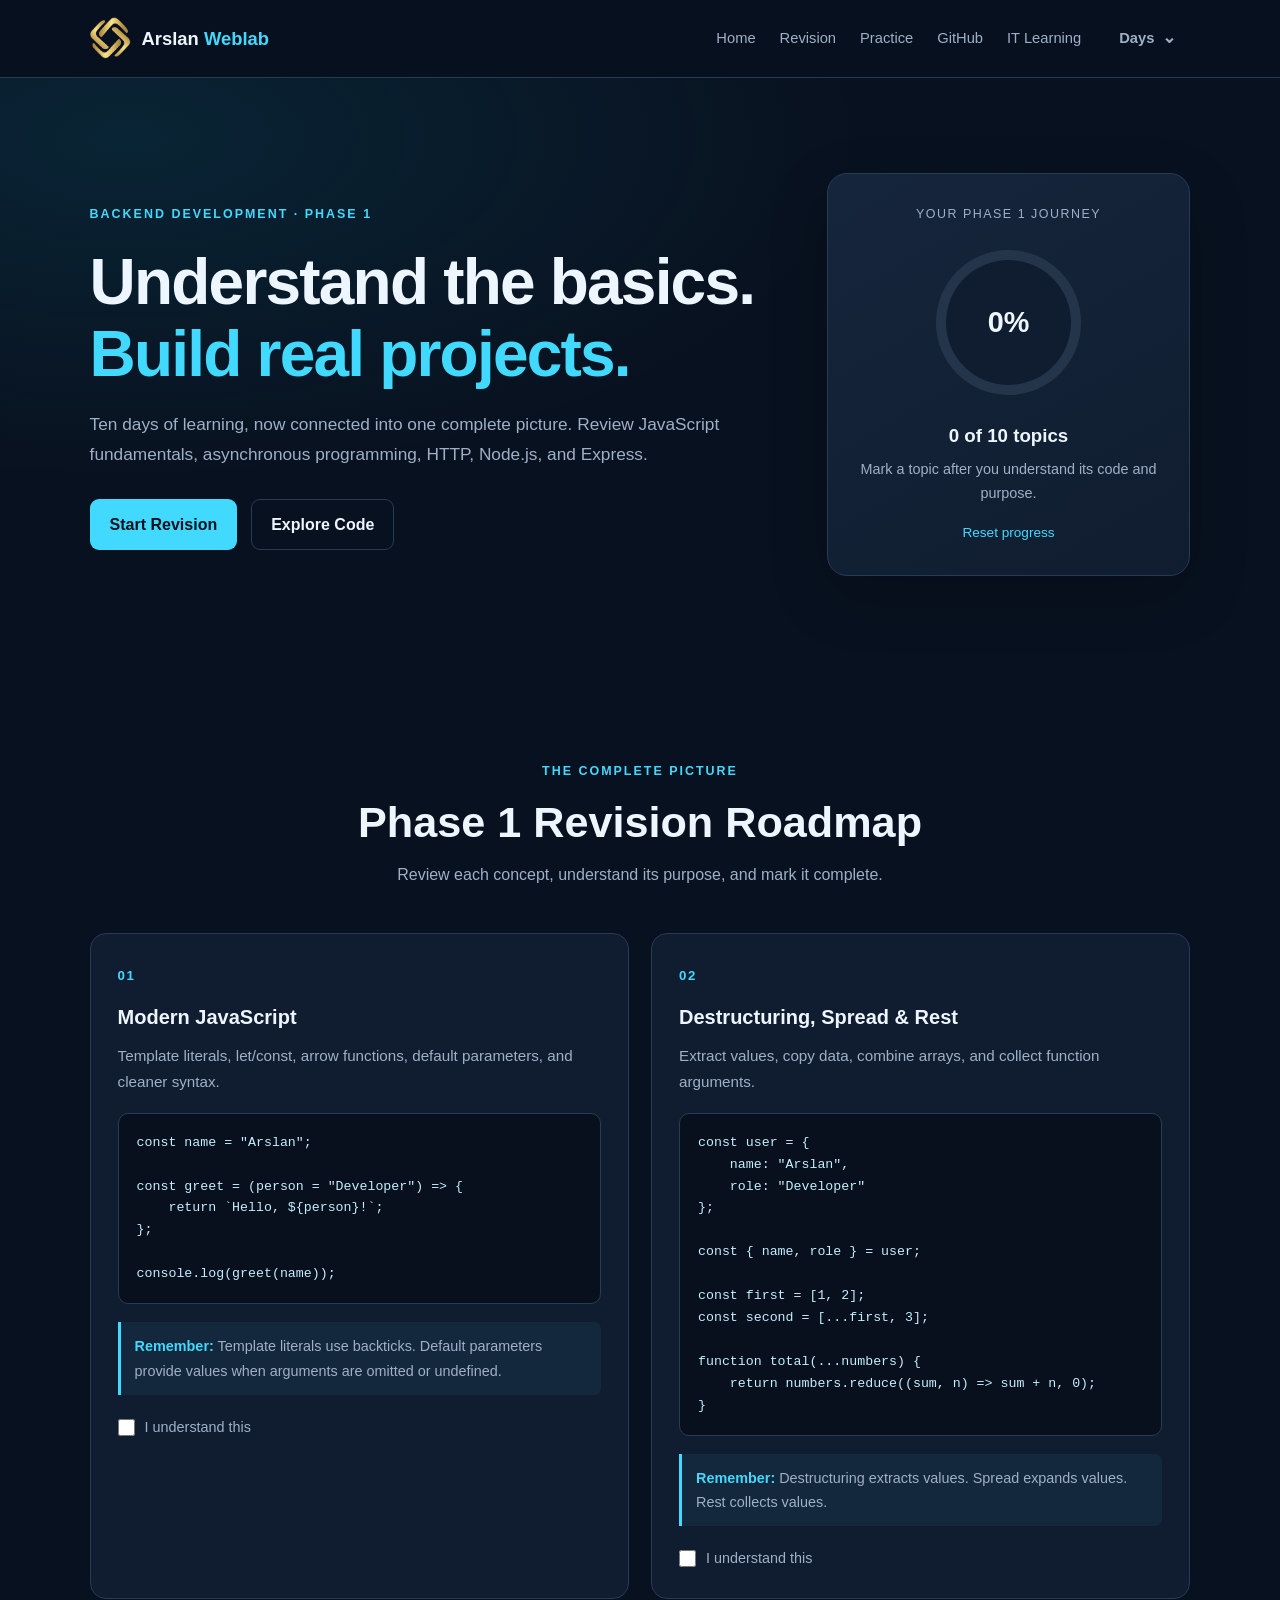
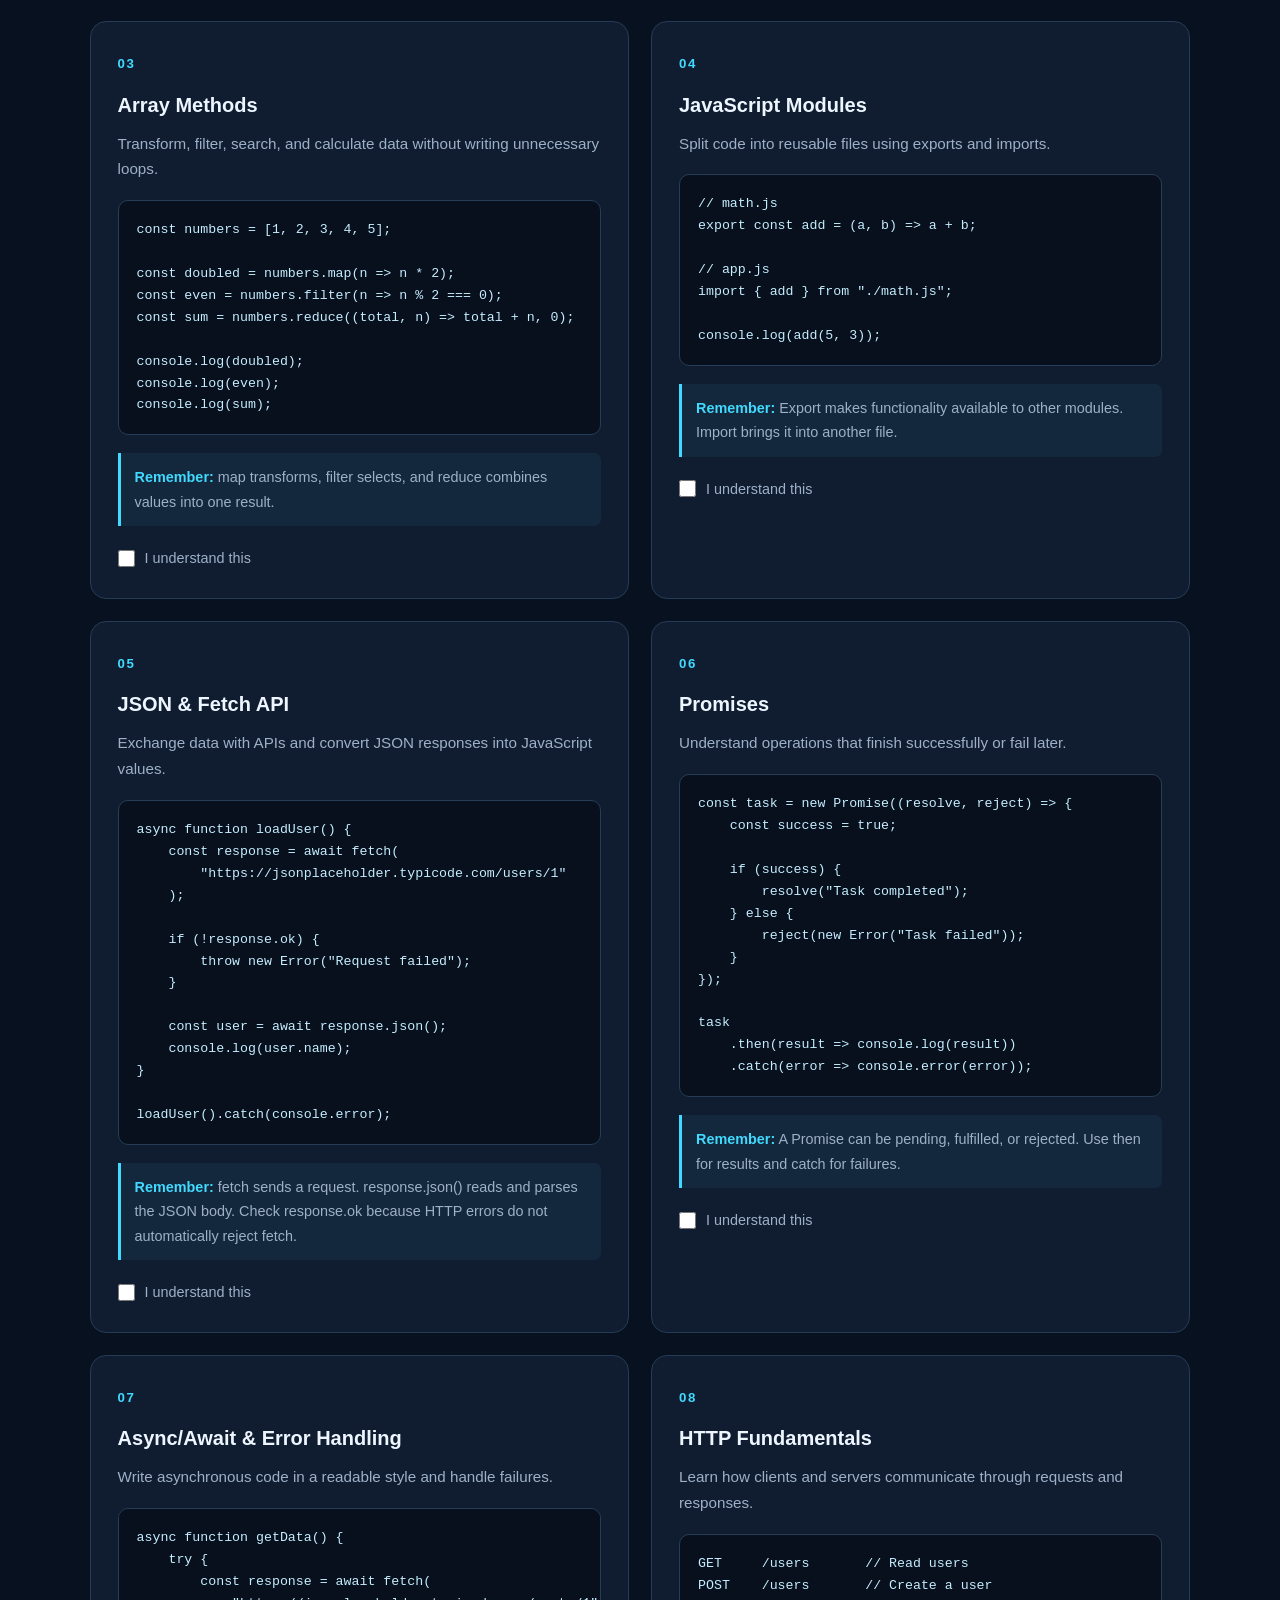
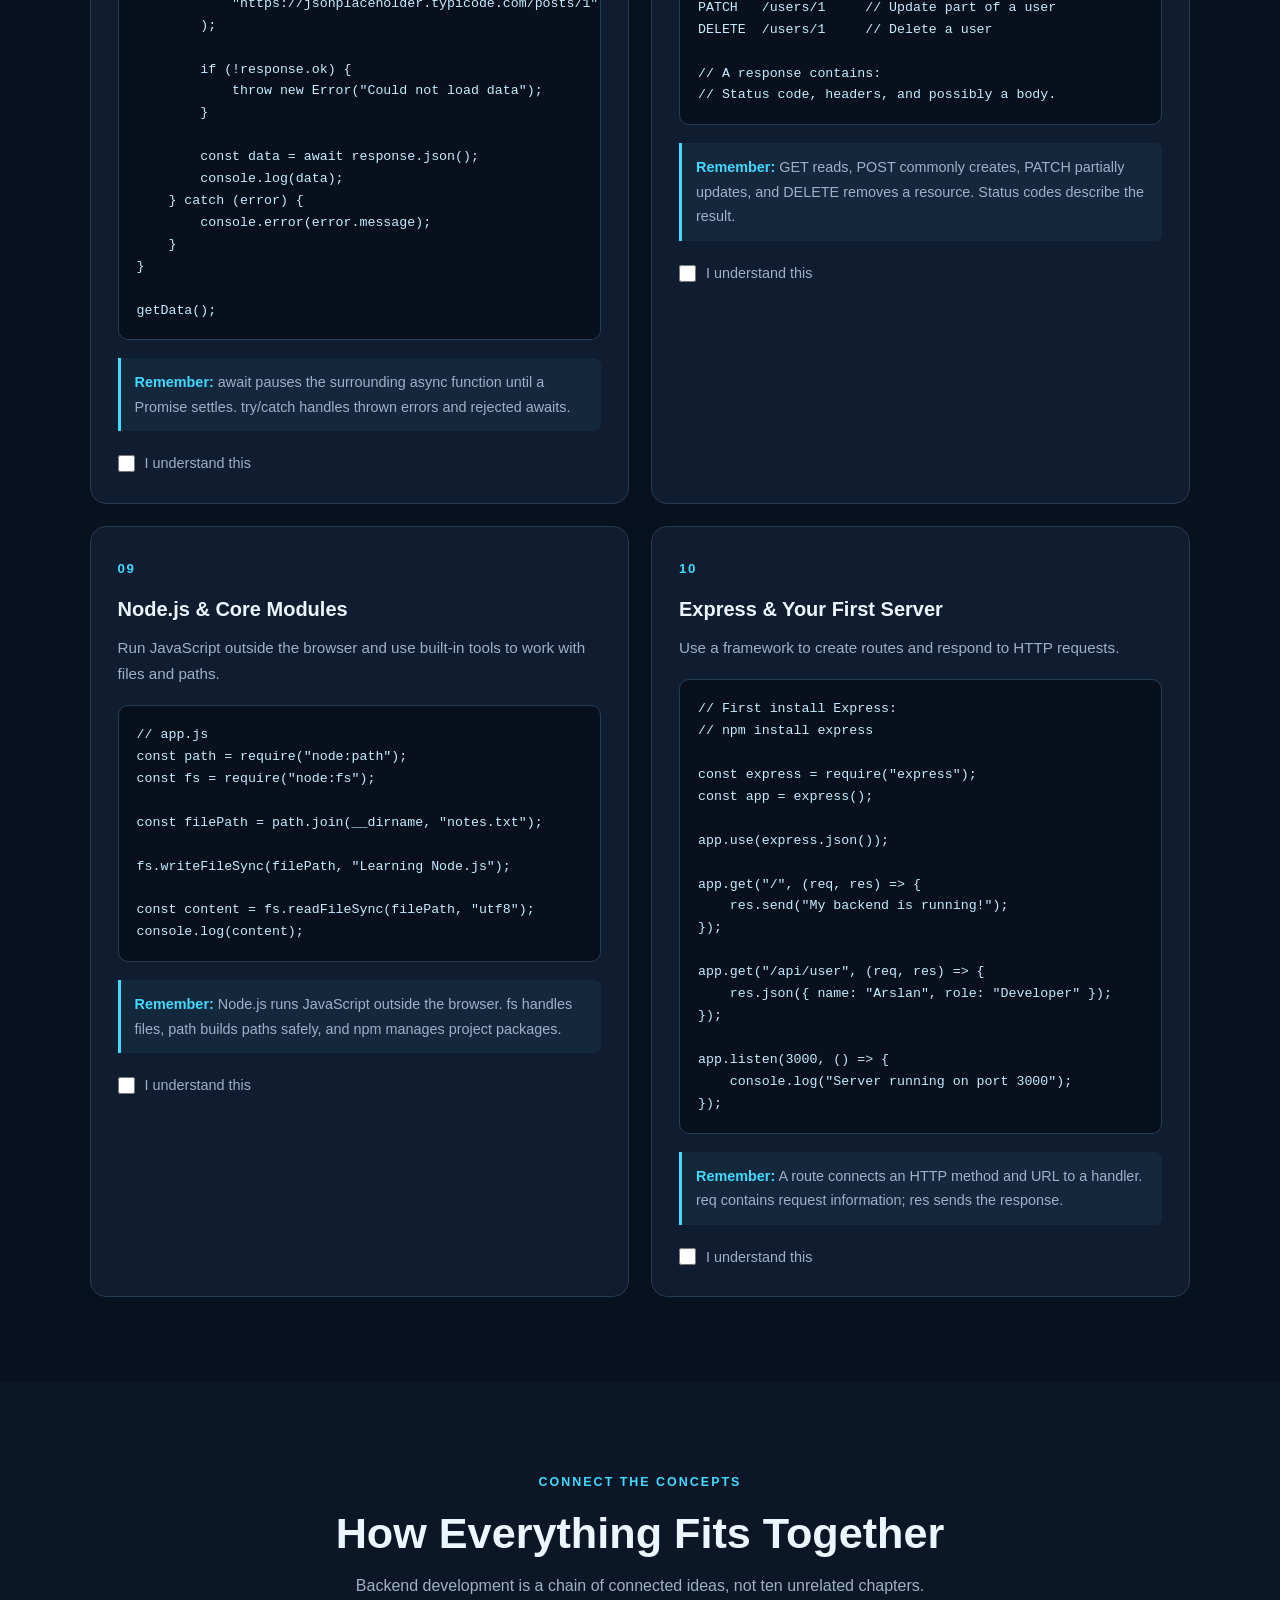
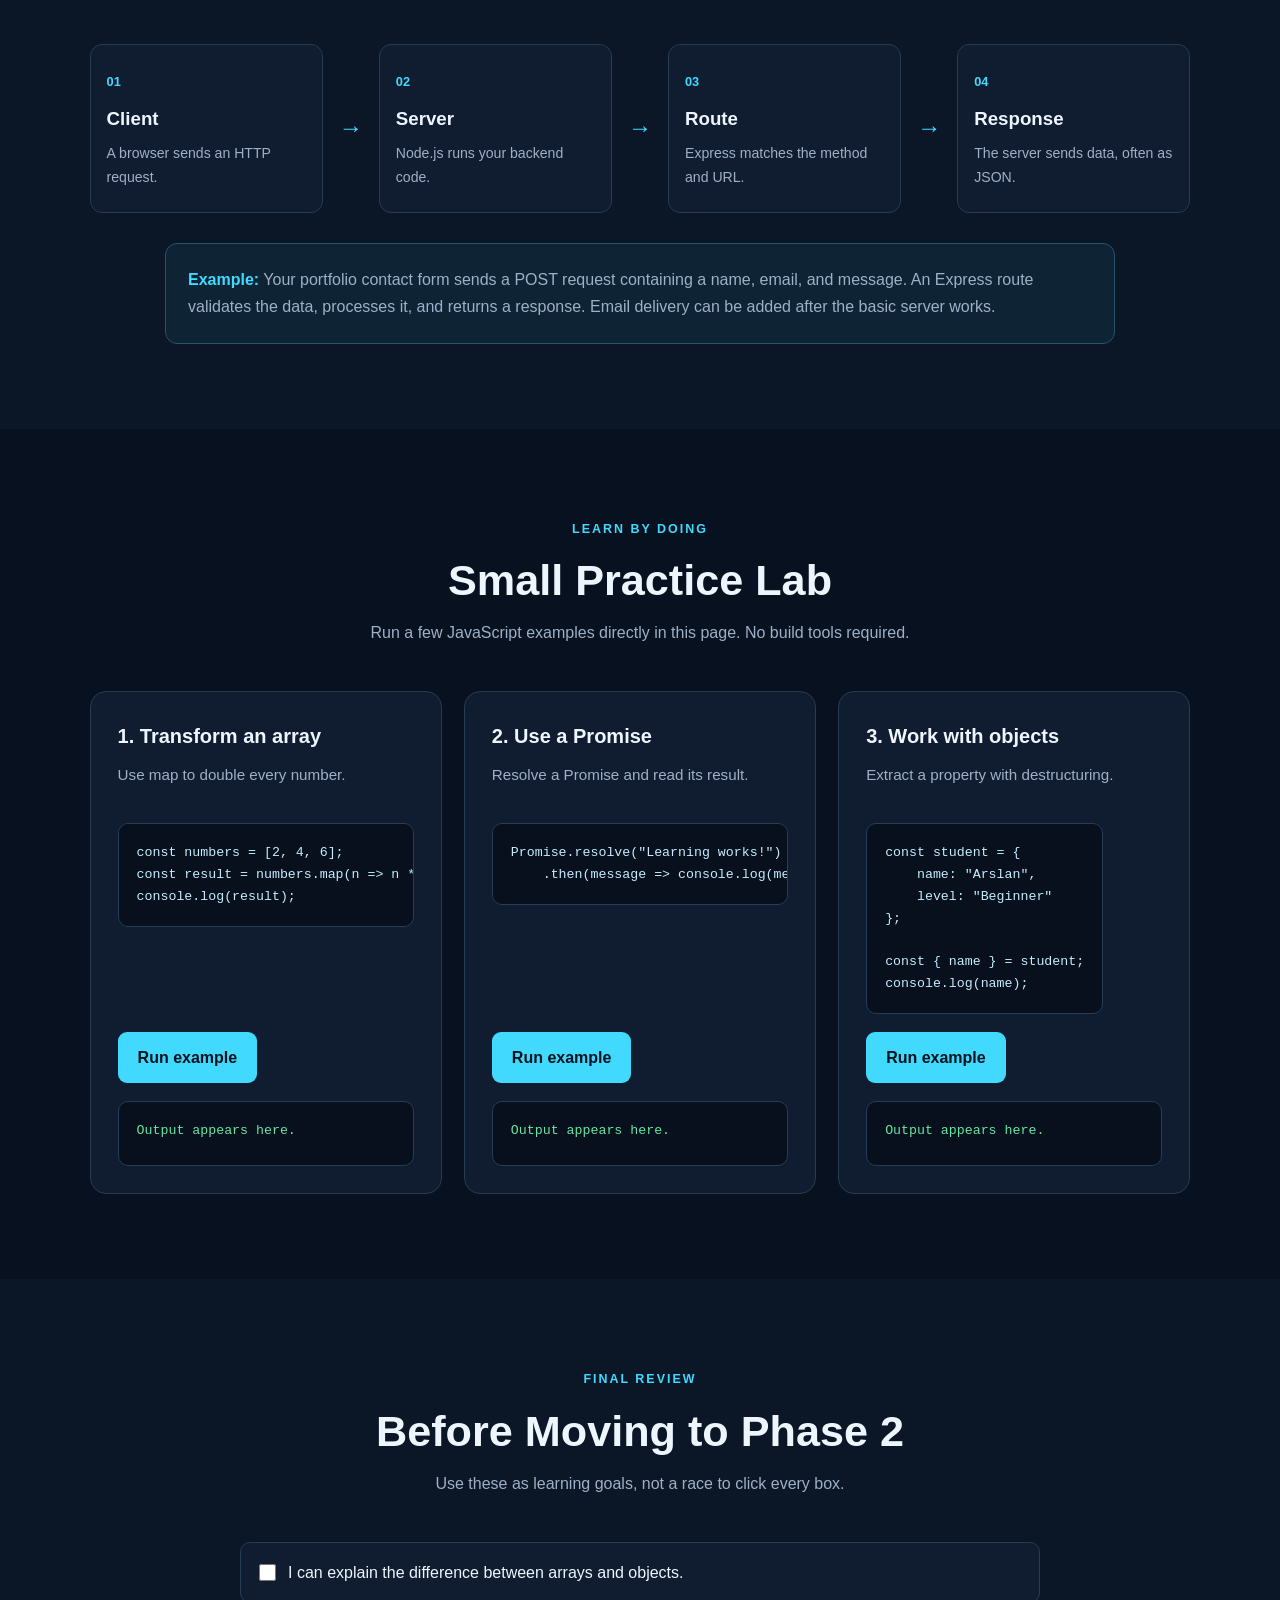
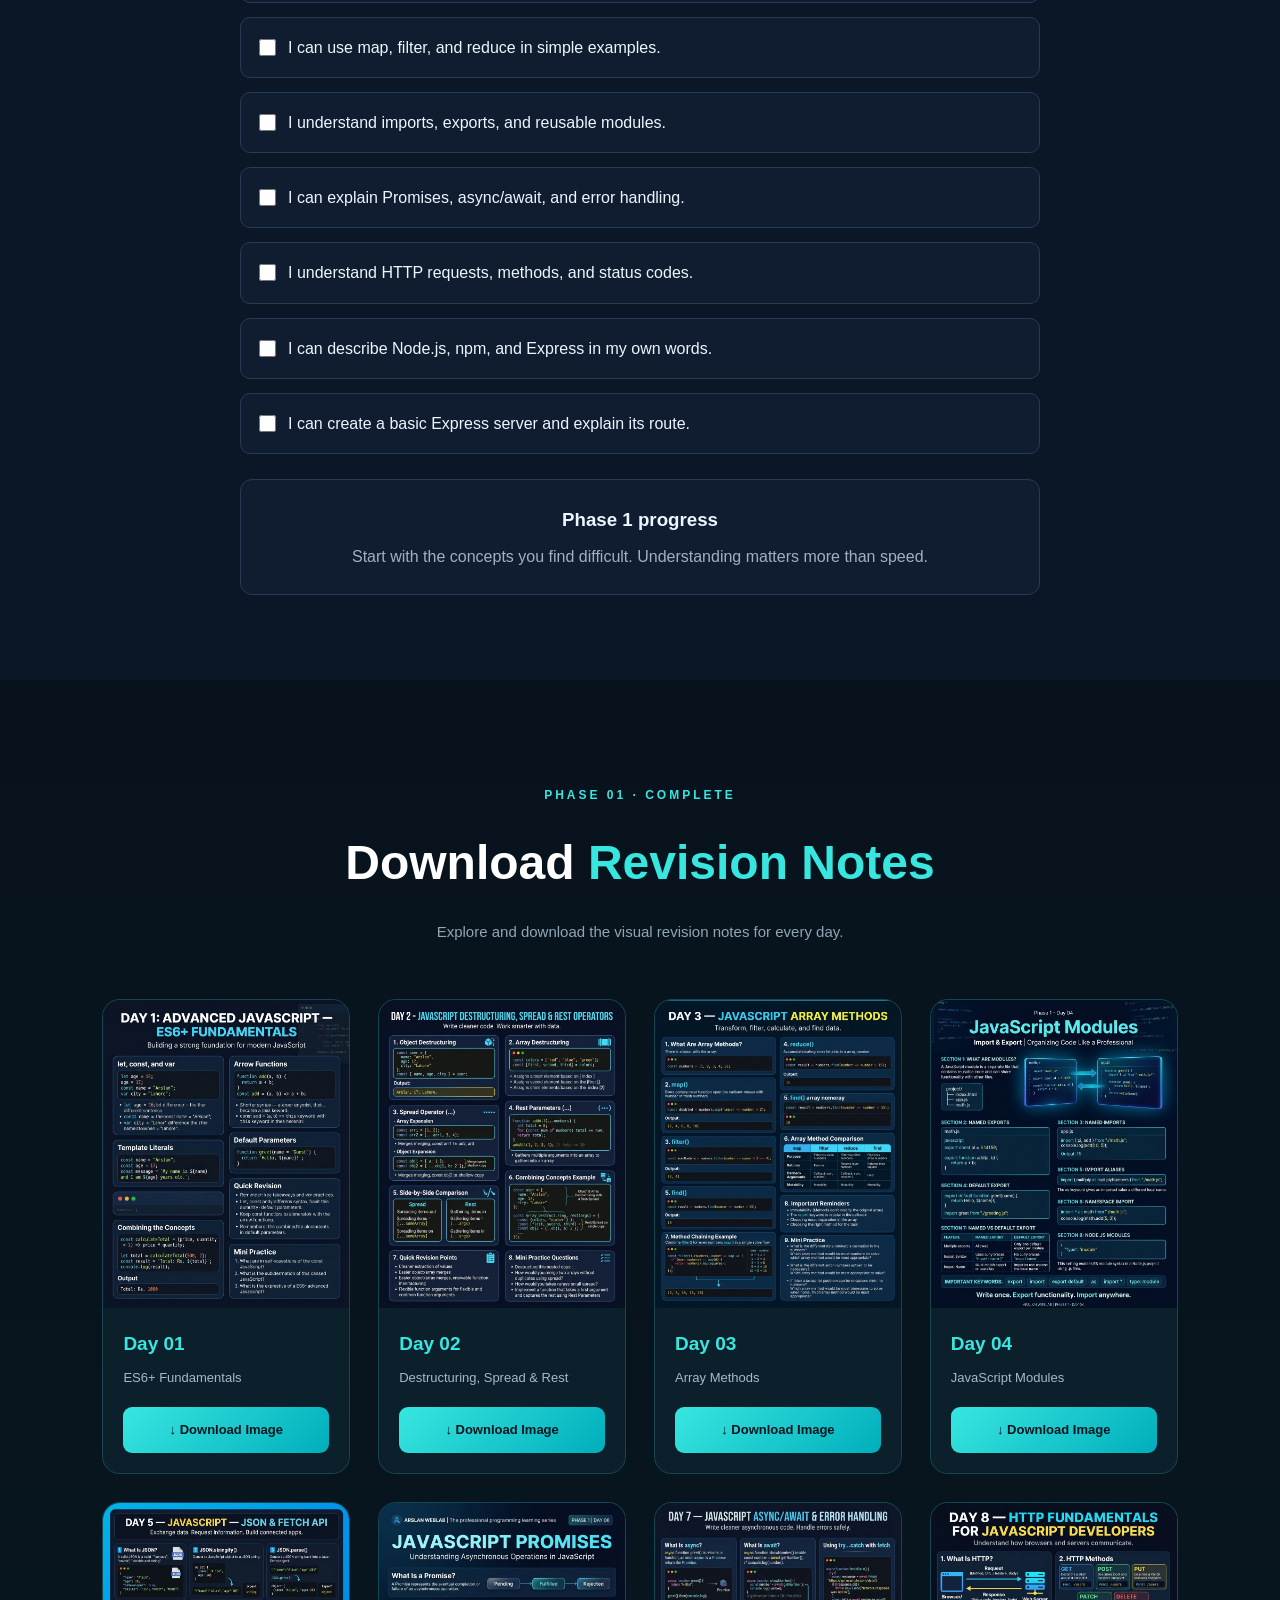
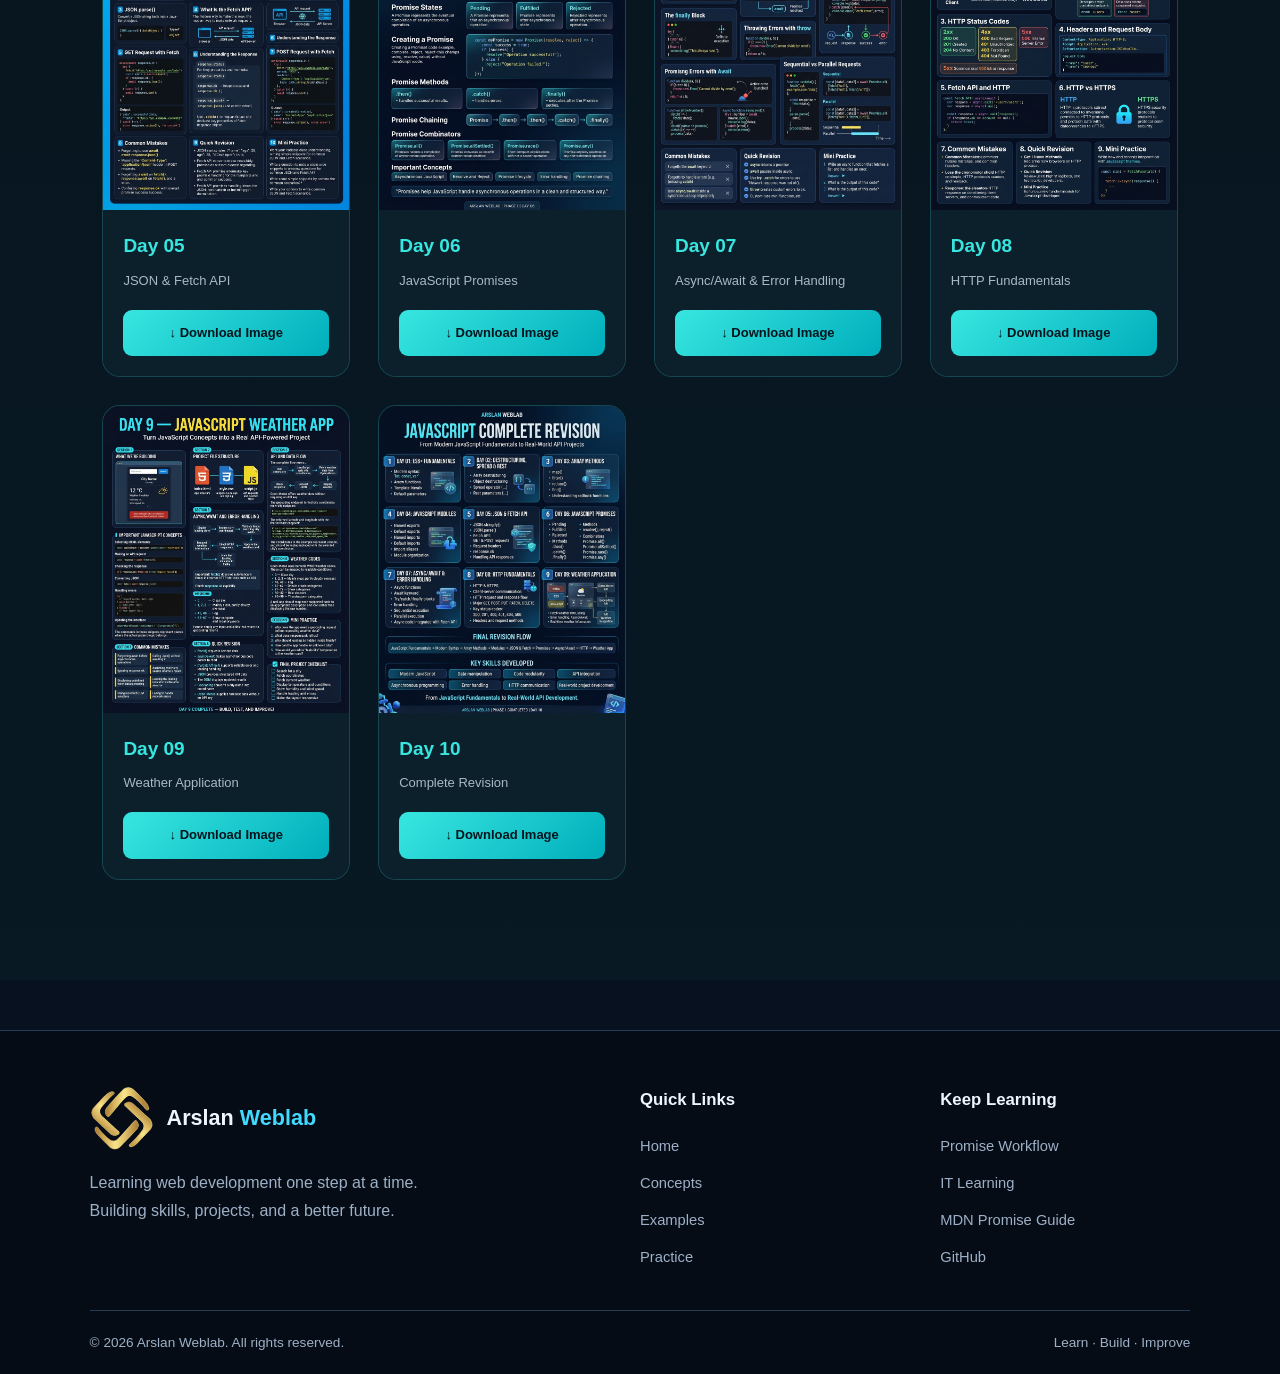
<file: Day 10/index.html>
<!DOCTYPE html>
<html lang="en">

<head>
    <meta charset="UTF-8">
    <meta name="viewport" content="width=device-width, initial-scale=1.0">
    <meta name="description"
        content="Complete Phase 1 backend development revision with JavaScript, Node.js, HTTP, and Express fundamentals.">
    <title>Phase 1 Revision | Arslan Weblab</title>
    <link rel="icon" href="logo.webp">
    <link rel="stylesheet" href="style.css">
</head>

<body>

    <header class="navbar">
        <a href="https://arslan-weblab.netlify.app/" target="_blank" class="brand">
            <img src="logo.webp" alt="Arslan Weblab logo">
            <span>Arslan <b>Weblab</b></span>
        </a>

        <button class="menu-toggle" id="menuToggle" aria-label="Toggle navigation" aria-expanded="false">
            ☰
        </button>

        <nav id="navLinks">
            <a href="#home">Home</a>
            <a href="#roadmap">Revision</a>
            <a href="#practice">Practice</a>
            <a href="https://github.com/" target="_blank" rel="noopener noreferrer">GitHub</a>
            <a href="#learning">IT Learning</a>

            <div class="nav-dropdown">
                <button class="nav-dropdown-btn" type="button">
                    Days <span>⌄</span>
                </button>

                <div class="nav-dropdown-menu">
                    <a href="../Day 1/index.html">Day 01</a>
                    <a href="../Day 2/index.html">Day 02</a>
                    <a href="../Day 3/index.html">Day 03</a>
                    <a href="../Day 4/index.html">Day 04</a>
                    <a href="../Day 5/index.html">Day 05</a>
                    <a href="../Day 6/index.html">Day 06</a>
                    <a href="../Day 7/index.html">Day 07</a>
                    <a href="../Day 8/index.html">Day 08</a>
                    <a href="../Day 9/index.html">Day 09</a>
                    <a href="../Day 10/index.html" class="active">Day 10</a>
                </div>
            </div>
        </nav>
    </header>

    <main>
        <section class="hero" id="home">
            <div class="hero-content">
                <span class="badge">BACKEND DEVELOPMENT · PHASE 1</span>

                <h1>Understand the basics.<br><span>Build real projects.</span></h1>

                <p>
                    Ten days of learning, now connected into one complete picture.
                    Review JavaScript fundamentals, asynchronous programming,
                    HTTP, Node.js, and Express.
                </p>

                <div class="hero-buttons">
                    <a href="#roadmap" class="btn primary">Start Revision</a>
                    <a href="#practice" class="btn secondary">Explore Code</a>
                </div>
            </div>

            <div class="hero-card">
                <p class="card-label">YOUR PHASE 1 JOURNEY</p>
                <div class="progress-circle" id="progressCircle">
                    <span id="progressPercent">0%</span>
                </div>
                <h3 id="progressTitle">Revision in progress</h3>
                <p id="progressText">Complete the topics as you revise them.</p>
                <button id="resetProgress" class="text-button">Reset progress</button>
            </div>
        </section>

        <section class="section" id="roadmap">
            <div class="section-heading">
                <span class="eyebrow">THE COMPLETE PICTURE</span>
                <h2>Phase 1 Revision Roadmap</h2>
                <p>Review each concept, understand its purpose, and mark it complete.</p>
            </div>

            <div class="roadmap-grid">

                <article class="topic-card">
                    <span class="topic-number">01</span>
                    <h3>Modern JavaScript</h3>
                    <p>Template literals, let/const, arrow functions, default parameters, and cleaner syntax.</p>
                    <pre><code>const name = "Arslan";

const greet = (person = "Developer") => {
    return `Hello, ${person}!`;
};

console.log(greet(name));</code></pre>
                    <p class="concept"><strong>Remember:</strong> Template literals use backticks. Default parameters
                        provide values when arguments are omitted or undefined.</p>
                    <label class="check-row">
                        <input type="checkbox" class="topic-check" data-topic="1">
                        I understand this
                    </label>
                </article>

                <article class="topic-card">
                    <span class="topic-number">02</span>
                    <h3>Destructuring, Spread & Rest</h3>
                    <p>Extract values, copy data, combine arrays, and collect function arguments.</p>
                    <pre><code>const user = {
    name: "Arslan",
    role: "Developer"
};

const { name, role } = user;

const first = [1, 2];
const second = [...first, 3];

function total(...numbers) {
    return numbers.reduce((sum, n) => sum + n, 0);
}</code></pre>
                    <p class="concept"><strong>Remember:</strong> Destructuring extracts values. Spread expands values.
                        Rest collects values.</p>
                    <label class="check-row">
                        <input type="checkbox" class="topic-check" data-topic="2">
                        I understand this
                    </label>
                </article>

                <article class="topic-card">
                    <span class="topic-number">03</span>
                    <h3>Array Methods</h3>
                    <p>Transform, filter, search, and calculate data without writing unnecessary loops.</p>
                    <pre><code>const numbers = [1, 2, 3, 4, 5];

const doubled = numbers.map(n => n * 2);
const even = numbers.filter(n => n % 2 === 0);
const sum = numbers.reduce((total, n) => total + n, 0);

console.log(doubled);
console.log(even);
console.log(sum);</code></pre>
                    <p class="concept"><strong>Remember:</strong> map transforms, filter selects, and reduce combines
                        values into one result.</p>
                    <label class="check-row">
                        <input type="checkbox" class="topic-check" data-topic="3">
                        I understand this
                    </label>
                </article>

                <article class="topic-card">
                    <span class="topic-number">04</span>
                    <h3>JavaScript Modules</h3>
                    <p>Split code into reusable files using exports and imports.</p>
                    <pre><code>// math.js
export const add = (a, b) => a + b;

// app.js
import { add } from "./math.js";

console.log(add(5, 3));</code></pre>
                    <p class="concept"><strong>Remember:</strong> Export makes functionality available to other modules.
                        Import brings it into another file.</p>
                    <label class="check-row">
                        <input type="checkbox" class="topic-check" data-topic="4">
                        I understand this
                    </label>
                </article>

                <article class="topic-card">
                    <span class="topic-number">05</span>
                    <h3>JSON & Fetch API</h3>
                    <p>Exchange data with APIs and convert JSON responses into JavaScript values.</p>
                    <pre><code>async function loadUser() {
    const response = await fetch(
        "https://jsonplaceholder.typicode.com/users/1"
    );

    if (!response.ok) {
        throw new Error("Request failed");
    }

    const user = await response.json();
    console.log(user.name);
}

loadUser().catch(console.error);</code></pre>
                    <p class="concept"><strong>Remember:</strong> fetch sends a request. response.json() reads and
                        parses the JSON body. Check response.ok because HTTP errors do not automatically reject fetch.
                    </p>
                    <label class="check-row">
                        <input type="checkbox" class="topic-check" data-topic="5">
                        I understand this
                    </label>
                </article>

                <article class="topic-card">
                    <span class="topic-number">06</span>
                    <h3>Promises</h3>
                    <p>Understand operations that finish successfully or fail later.</p>
                    <pre><code>const task = new Promise((resolve, reject) => {
    const success = true;

    if (success) {
        resolve("Task completed");
    } else {
        reject(new Error("Task failed"));
    }
});

task
    .then(result => console.log(result))
    .catch(error => console.error(error));</code></pre>
                    <p class="concept"><strong>Remember:</strong> A Promise can be pending, fulfilled, or rejected. Use
                        then for results and catch for failures.</p>
                    <label class="check-row">
                        <input type="checkbox" class="topic-check" data-topic="6">
                        I understand this
                    </label>
                </article>

                <article class="topic-card">
                    <span class="topic-number">07</span>
                    <h3>Async/Await & Error Handling</h3>
                    <p>Write asynchronous code in a readable style and handle failures.</p>
                    <pre><code>async function getData() {
    try {
        const response = await fetch(
            "https://jsonplaceholder.typicode.com/posts/1"
        );

        if (!response.ok) {
            throw new Error("Could not load data");
        }

        const data = await response.json();
        console.log(data);
    } catch (error) {
        console.error(error.message);
    }
}

getData();</code></pre>
                    <p class="concept"><strong>Remember:</strong> await pauses the surrounding async function until a
                        Promise settles. try/catch handles thrown errors and rejected awaits.</p>
                    <label class="check-row">
                        <input type="checkbox" class="topic-check" data-topic="7">
                        I understand this
                    </label>
                </article>

                <article class="topic-card">
                    <span class="topic-number">08</span>
                    <h3>HTTP Fundamentals</h3>
                    <p>Learn how clients and servers communicate through requests and responses.</p>
                    <pre><code>GET     /users       // Read users
POST    /users       // Create a user
PATCH   /users/1     // Update part of a user
DELETE  /users/1     // Delete a user

// A response contains:
// Status code, headers, and possibly a body.</code></pre>
                    <p class="concept"><strong>Remember:</strong> GET reads, POST commonly creates, PATCH partially
                        updates, and DELETE removes a resource. Status codes describe the result.</p>
                    <label class="check-row">
                        <input type="checkbox" class="topic-check" data-topic="8">
                        I understand this
                    </label>
                </article>

                <article class="topic-card">
                    <span class="topic-number">09</span>
                    <h3>Node.js & Core Modules</h3>
                    <p>Run JavaScript outside the browser and use built-in tools to work with files and paths.</p>
                    <pre><code>// app.js
const path = require("node:path");
const fs = require("node:fs");

const filePath = path.join(__dirname, "notes.txt");

fs.writeFileSync(filePath, "Learning Node.js");

const content = fs.readFileSync(filePath, "utf8");
console.log(content);</code></pre>
                    <p class="concept"><strong>Remember:</strong> Node.js runs JavaScript outside the browser. fs
                        handles files, path builds paths safely, and npm manages project packages.</p>
                    <label class="check-row">
                        <input type="checkbox" class="topic-check" data-topic="9">
                        I understand this
                    </label>
                </article>

                <article class="topic-card">
                    <span class="topic-number">10</span>
                    <h3>Express & Your First Server</h3>
                    <p>Use a framework to create routes and respond to HTTP requests.</p>
                    <pre><code>// First install Express:
// npm install express

const express = require("express");
const app = express();

app.use(express.json());

app.get("/", (req, res) => {
    res.send("My backend is running!");
});

app.get("/api/user", (req, res) => {
    res.json({ name: "Arslan", role: "Developer" });
});

app.listen(3000, () => {
    console.log("Server running on port 3000");
});</code></pre>
                    <p class="concept"><strong>Remember:</strong> A route connects an HTTP method and URL to a handler.
                        req contains request information; res sends the response.</p>
                    <label class="check-row">
                        <input type="checkbox" class="topic-check" data-topic="10">
                        I understand this
                    </label>
                </article>

            </div>
        </section>

        <section class="section workflow-section" id="learning">
            <div class="section-heading">
                <span class="eyebrow">CONNECT THE CONCEPTS</span>
                <h2>How Everything Fits Together</h2>
                <p>Backend development is a chain of connected ideas, not ten unrelated chapters.</p>
            </div>

            <div class="workflow">
                <div class="workflow-step">
                    <span>01</span>
                    <h3>Client</h3>
                    <p>A browser sends an HTTP request.</p>
                </div>
                <div class="workflow-arrow">→</div>
                <div class="workflow-step">
                    <span>02</span>
                    <h3>Server</h3>
                    <p>Node.js runs your backend code.</p>
                </div>
                <div class="workflow-arrow">→</div>
                <div class="workflow-step">
                    <span>03</span>
                    <h3>Route</h3>
                    <p>Express matches the method and URL.</p>
                </div>
                <div class="workflow-arrow">→</div>
                <div class="workflow-step">
                    <span>04</span>
                    <h3>Response</h3>
                    <p>The server sends data, often as JSON.</p>
                </div>
            </div>

            <div class="note-box">
                <strong>Example:</strong> Your portfolio contact form sends a POST request
                containing a name, email, and message. An Express route validates the
                data, processes it, and returns a response. Email delivery can be added
                after the basic server works.
            </div>
        </section>

        <section class="section practice-section" id="practice">
            <div class="section-heading">
                <span class="eyebrow">LEARN BY DOING</span>
                <h2>Small Practice Lab</h2>
                <p>Run a few JavaScript examples directly in this page. No build tools required.</p>
            </div>

            <div class="practice-layout">
                <div class="practice-card">
                    <h3>1. Transform an array</h3>
                    <p>Use map to double every number.</p>
                    <pre><code>const numbers = [2, 4, 6];
const result = numbers.map(n => n * 2);
console.log(result);</code></pre>
                    <button class="btn primary run-example" data-example="array">Run example</button>
                    <pre class="output" id="arrayOutput">Output appears here.</pre>
                </div>

                <div class="practice-card">
                    <h3>2. Use a Promise</h3>
                    <p>Resolve a Promise and read its result.</p>
                    <pre><code>Promise.resolve("Learning works!")
    .then(message => console.log(message));</code></pre>
                    <button class="btn primary run-example" data-example="promise">Run example</button>
                    <pre class="output" id="promiseOutput">Output appears here.</pre>
                </div>

                <div class="practice-card">
                    <h3>3. Work with objects</h3>
                    <p>Extract a property with destructuring.</p>
                    <pre><code>const student = {
    name: "Arslan",
    level: "Beginner"
};

const { name } = student;
console.log(name);</code></pre>
                    <button class="btn primary run-example" data-example="object">Run example</button>
                    <pre class="output" id="objectOutput">Output appears here.</pre>
                </div>
            </div>
        </section>

        <section class="section checklist-section">
            <div class="section-heading">
                <span class="eyebrow">FINAL REVIEW</span>
                <h2>Before Moving to Phase 2</h2>
                <p>Use these as learning goals, not a race to click every box.</p>
            </div>

            <div class="final-list">
                <label><input type="checkbox" class="goal-check" data-goal="1"> I can explain the difference between
                    arrays and objects.</label>
                <label><input type="checkbox" class="goal-check" data-goal="2"> I can use map, filter, and reduce in
                    simple examples.</label>
                <label><input type="checkbox" class="goal-check" data-goal="3"> I understand imports, exports, and
                    reusable modules.</label>
                <label><input type="checkbox" class="goal-check" data-goal="4"> I can explain Promises, async/await, and
                    error handling.</label>
                <label><input type="checkbox" class="goal-check" data-goal="5"> I understand HTTP requests, methods, and
                    status codes.</label>
                <label><input type="checkbox" class="goal-check" data-goal="6"> I can describe Node.js, npm, and Express
                    in my own words.</label>
                <label><input type="checkbox" class="goal-check" data-goal="7"> I can create a basic Express server and
                    explain its route.</label>
            </div>

            <div class="completion-box" id="completionBox">
                <h3>Phase 1 progress</h3>
                <p id="completionMessage">Start reviewing the concepts above.</p>
            </div>
        </section>
    </main>

    <section class="revision-gallery" id="revision-gallery">
        <div class="gallery-header">
            <span class="section-tag">PHASE 01 · COMPLETE</span>
            <h2>Download <span>Revision Notes</span></h2>
            <p>Explore and download the visual revision notes for every day.</p>
        </div>

        <div class="gallery-grid">
            <div class="gallery-card">
                <img src="../Day 1/image.webp" alt="Day 1 ES6+ Fundamentals">
                <div class="gallery-info">
                    <h3>Day 01</h3>
                    <p>ES6+ Fundamentals</p>
                    <a href="images/day-01.png" download="Day-01-ES6-Fundamentals.png" class="download-btn">↓ Download Image</a>
                </div>
            </div>

            <div class="gallery-card">
                <img src="../Day 2/image.webp" alt="Day 2 Destructuring Spread Rest">
                <div class="gallery-info">
                    <h3>Day 02</h3>
                    <p>Destructuring, Spread & Rest</p>
                    <a href="images/day-02.png" download="Day-02-Destructuring.png" class="download-btn">↓ Download Image</a>
                </div>
            </div>

            <div class="gallery-card">
                <img src="../Day 3/image.webp" alt="Day 3 Array Methods">
                <div class="gallery-info">
                    <h3>Day 03</h3>
                    <p>Array Methods</p>
                    <a href="images/day-03.png" download="Day-03-Array-Methods.png" class="download-btn">↓ Download Image</a>
                </div>
            </div>

            <div class="gallery-card">
                <img src="../Day 4/image.webp" alt="Day 4 JavaScript Modules">
                <div class="gallery-info">
                    <h3>Day 04</h3>
                    <p>JavaScript Modules</p>
                    <a href="images/day-04.png" download="Day-04-JS-Modules.png" class="download-btn">↓ Download Image</a>
                </div>
            </div>

            <div class="gallery-card">
                <img src="../Day 5/image.webp" alt="Day 5 JSON and Fetch API">
                <div class="gallery-info">
                    <h3>Day 05</h3>
                    <p>JSON & Fetch API</p>
                    <a href="images/day-05.png" download="Day-05-JSON-Fetch.png" class="download-btn">↓ Download Image</a>
                </div>
            </div>

            <div class="gallery-card">
                <img src="../Day 6/image.webp" alt="Day 6 JavaScript Promises">
                <div class="gallery-info">
                    <h3>Day 06</h3>
                    <p>JavaScript Promises</p>
                    <a href="images/day-06.png" download="Day-06-Promises.png" class="download-btn">↓ Download Image</a>
                </div>
            </div>

            <div class="gallery-card">
                <img src="../Day 7/image.webp" alt="Day 7 Async Await and Error Handling">
                <div class="gallery-info">
                    <h3>Day 07</h3>
                    <p>Async/Await & Error Handling</p>
                    <a href="images/day-07.png" download="Day-07-Async-Await.png" class="download-btn">↓ Download Image</a>
                </div>
            </div>

            <div class="gallery-card">
                <img src="../Day 8/iamge.webp" alt="Day 8 HTTP Fundamentals">
                <div class="gallery-info">
                    <h3>Day 08</h3>
                    <p>HTTP Fundamentals</p>
                    <a href="images/day-08.png" download="Day-08-HTTP.png" class="download-btn">↓ Download Image</a>
                </div>
            </div>

            <div class="gallery-card">
                <img src="../Day 9/image.webp" alt="Day 9 Weather Application">
                <div class="gallery-info">
                    <h3>Day 09</h3>
                    <p>Weather Application</p>
                    <a href="images/day-09.png" download="Day-09-Weather-App.png" class="download-btn">↓ Download Image</a>
                </div>
            </div>

            <div class="gallery-card">
                <img src="image.webp" alt="Day 10 Complete Revision">
                <div class="gallery-info">
                    <h3>Day 10</h3>
                    <p>Complete Revision</p>
                    <a href="image.webp" download="Day-10-Complete-Revision.png" class="download-btn">↓ Download Image</a>
                </div>
            </div>
        </div>
    </section>

    <footer class="footer" id="footer">
        <div class="footer-container">
            <div class="footer-brand">
                <a href="https://arslan-weblab.netlify.app/" target="_blank" class="footer-logo">
                    <img src="logo.webp" alt="Arslan Weblab Logo">
                    <span>Arslan <strong>Weblab</strong></span>
                </a>

                <p>
                    Learning web development one step at a time.
                    Building skills, projects, and a better future.
                </p>
            </div>

            <div class="footer-links">
                <h3>Quick Links</h3>
                <a href="#home">Home</a>
                <a href="#concepts">Concepts</a>
                <a href="#examples">Examples</a>
                <a href="#practice">Practice</a>
            </div>

            <div class="footer-links">
                <h3>Keep Learning</h3>
                <a href="#workflow">Promise Workflow</a>
                <a href="#footer">IT Learning</a>
                <a href="https://developer.mozilla.org/en-US/docs/Web/JavaScript/Guide/Using_promises" target="_blank"
                    rel="noopener noreferrer">MDN Promise Guide</a>
                <a href="https://github.com/" target="_blank" rel="noopener noreferrer">
                    GitHub
                </a>
            </div>
        </div>

        <div class="footer-bottom">
            <p>© <span id="year"></span> Arslan Weblab. All rights reserved.</p>
            <p>Learn · Build · Improve</p>
        </div>
    </footer>

    <button id="backToTop" class="back-to-top" type="button" aria-label="Back to top" title="Back to top">
        ↑
    </button>
    <script src="script.js"></script>
</body>

</html>
</file>
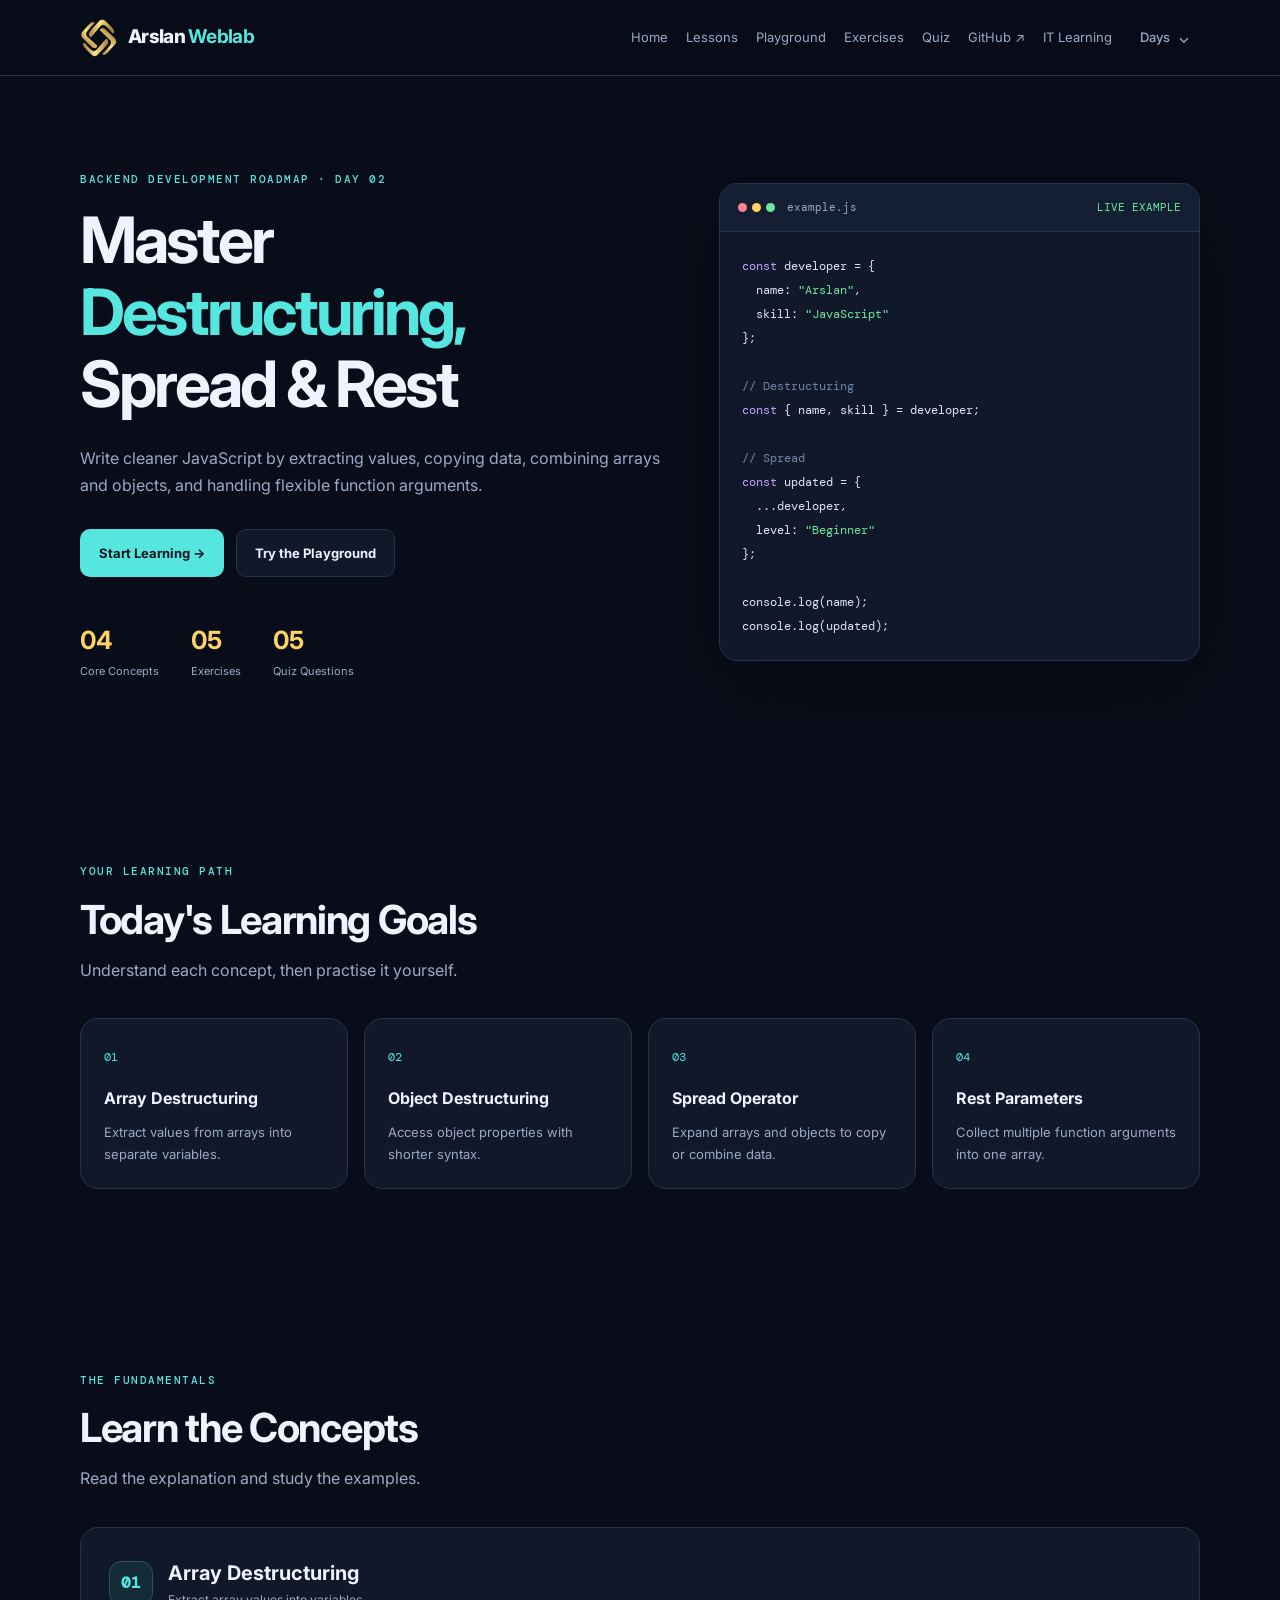
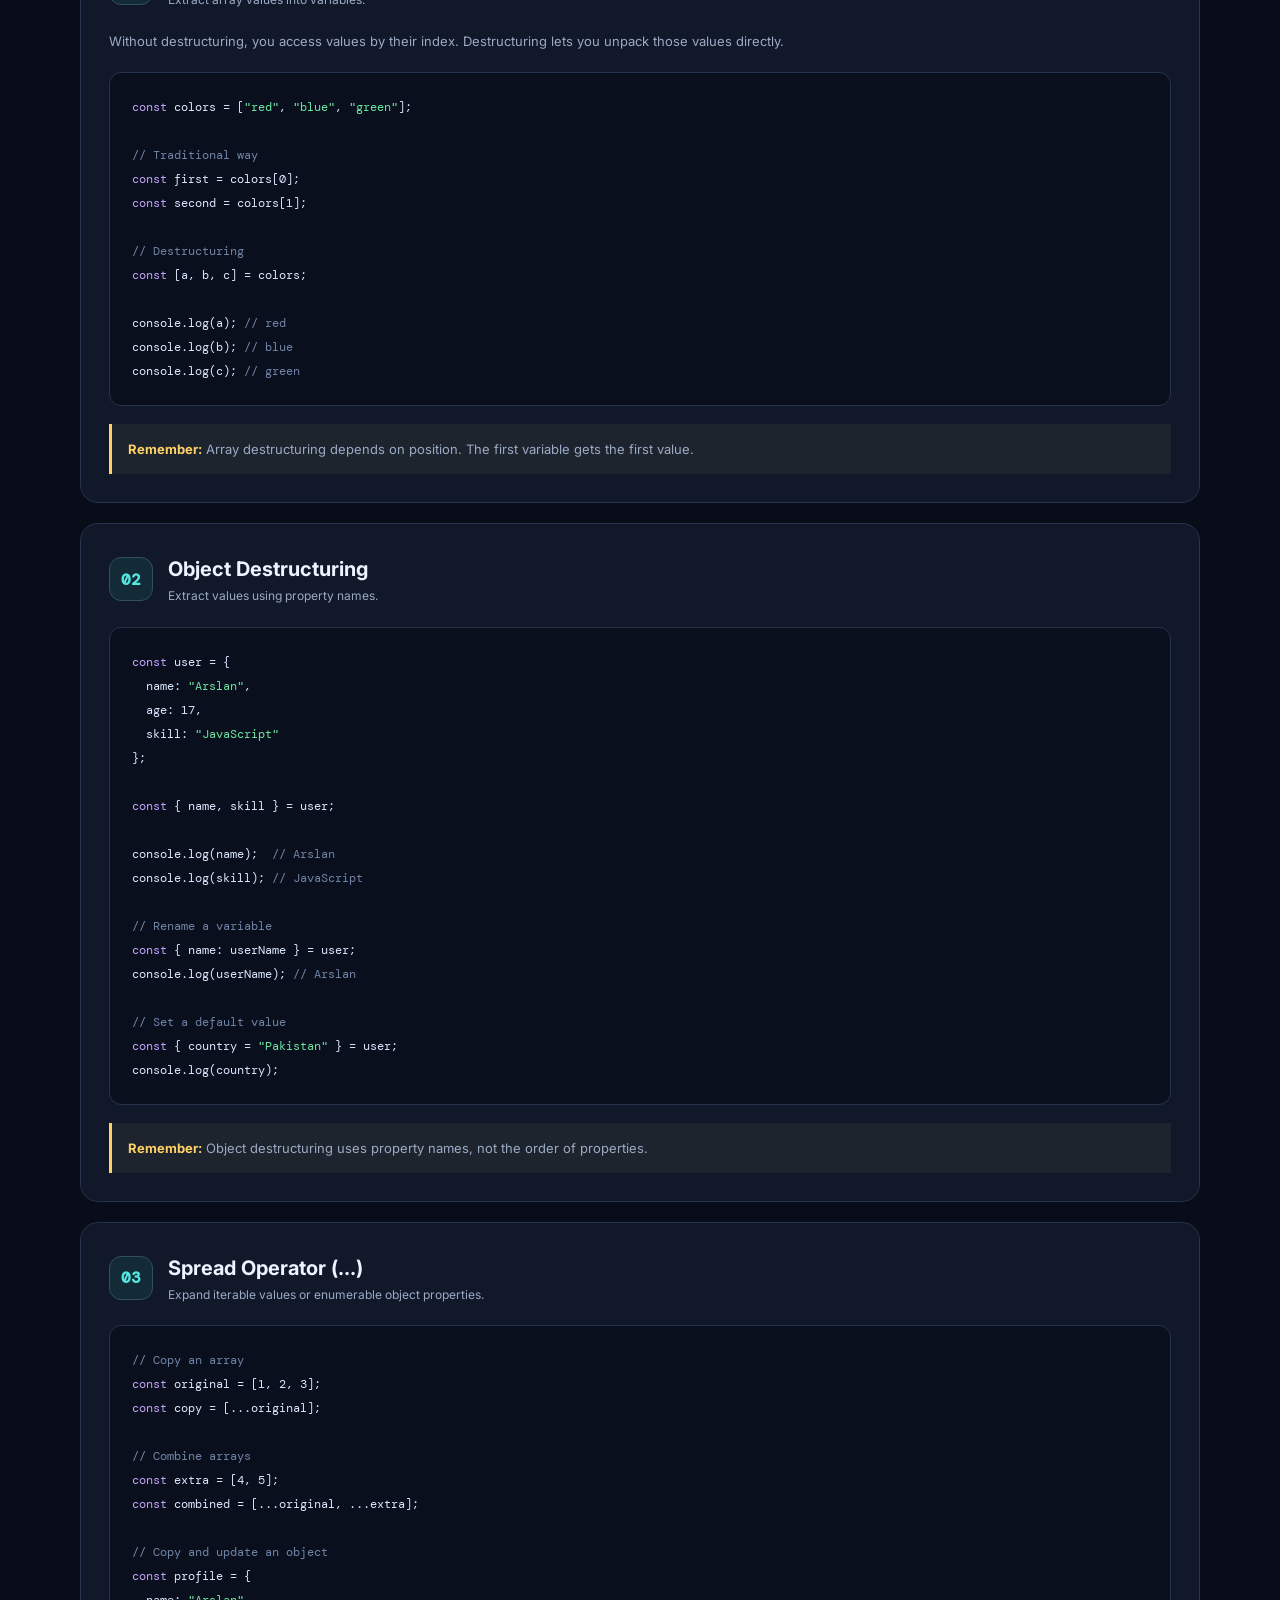
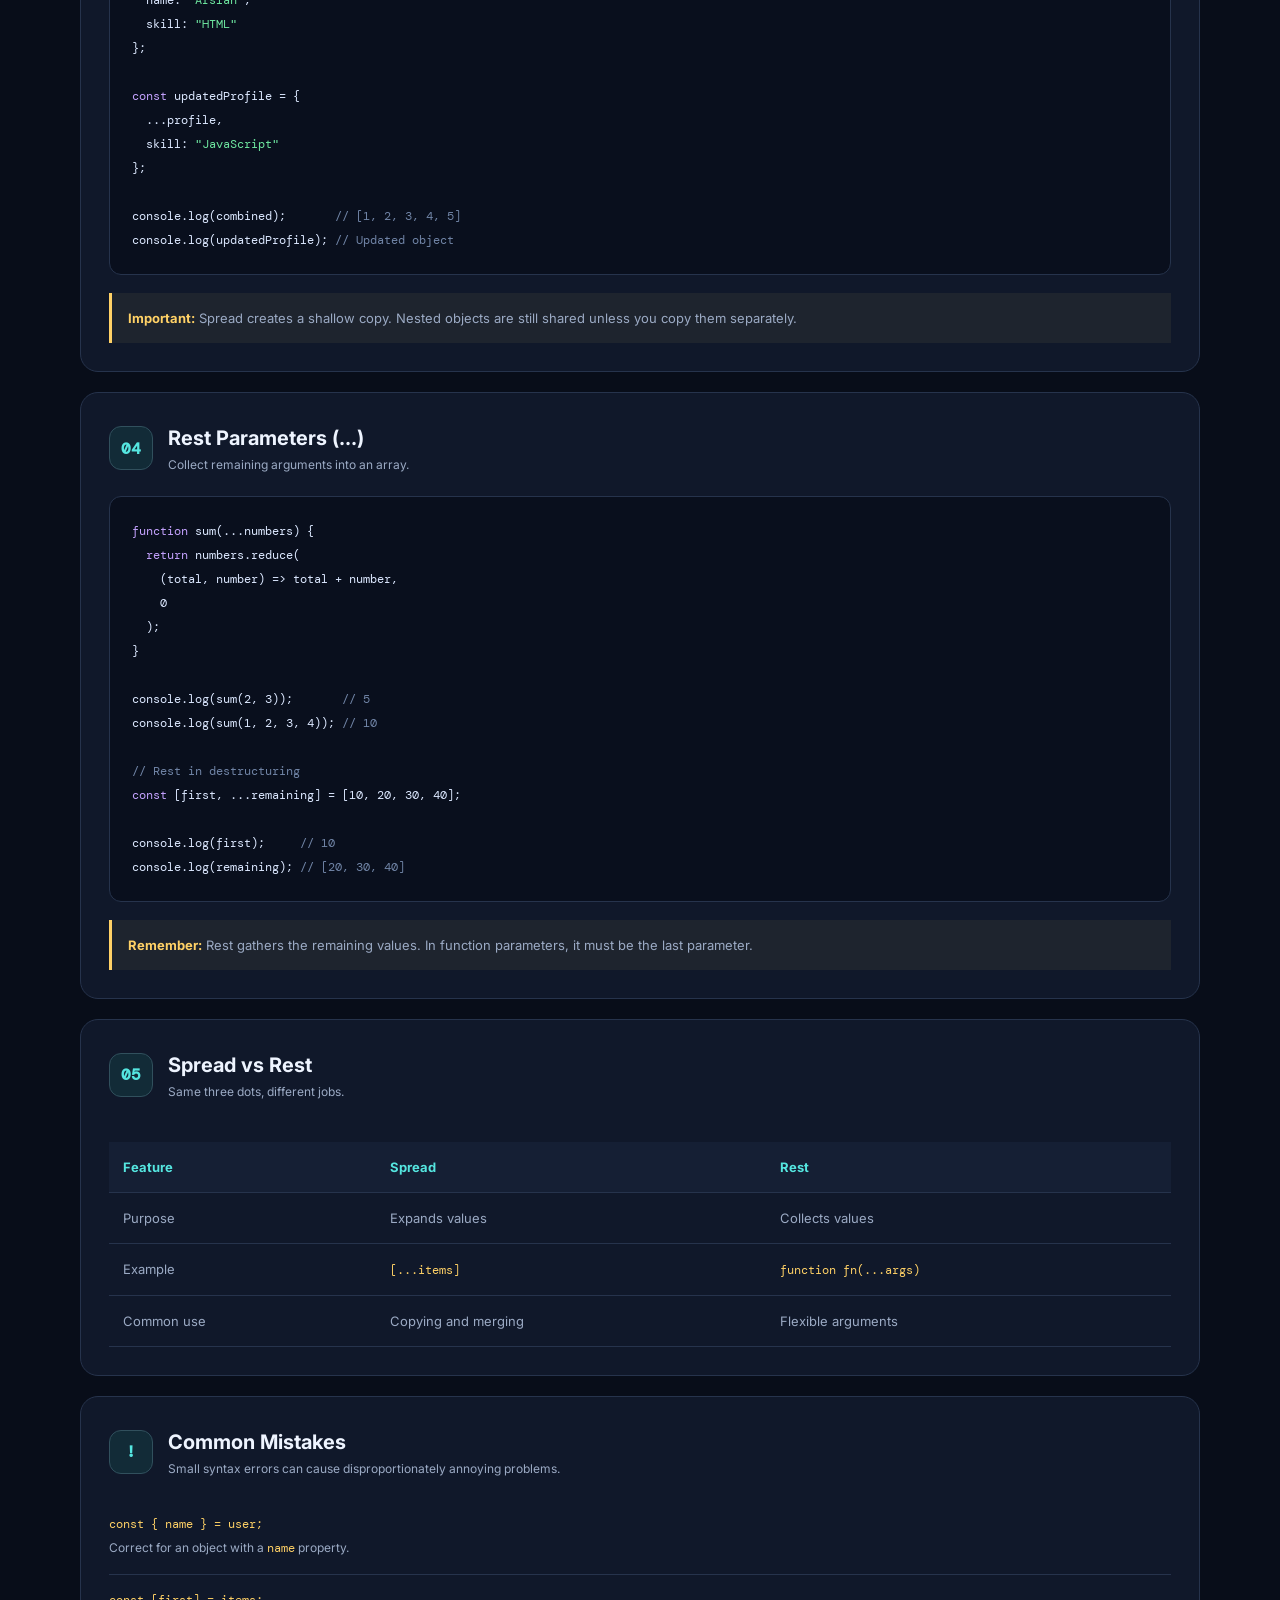
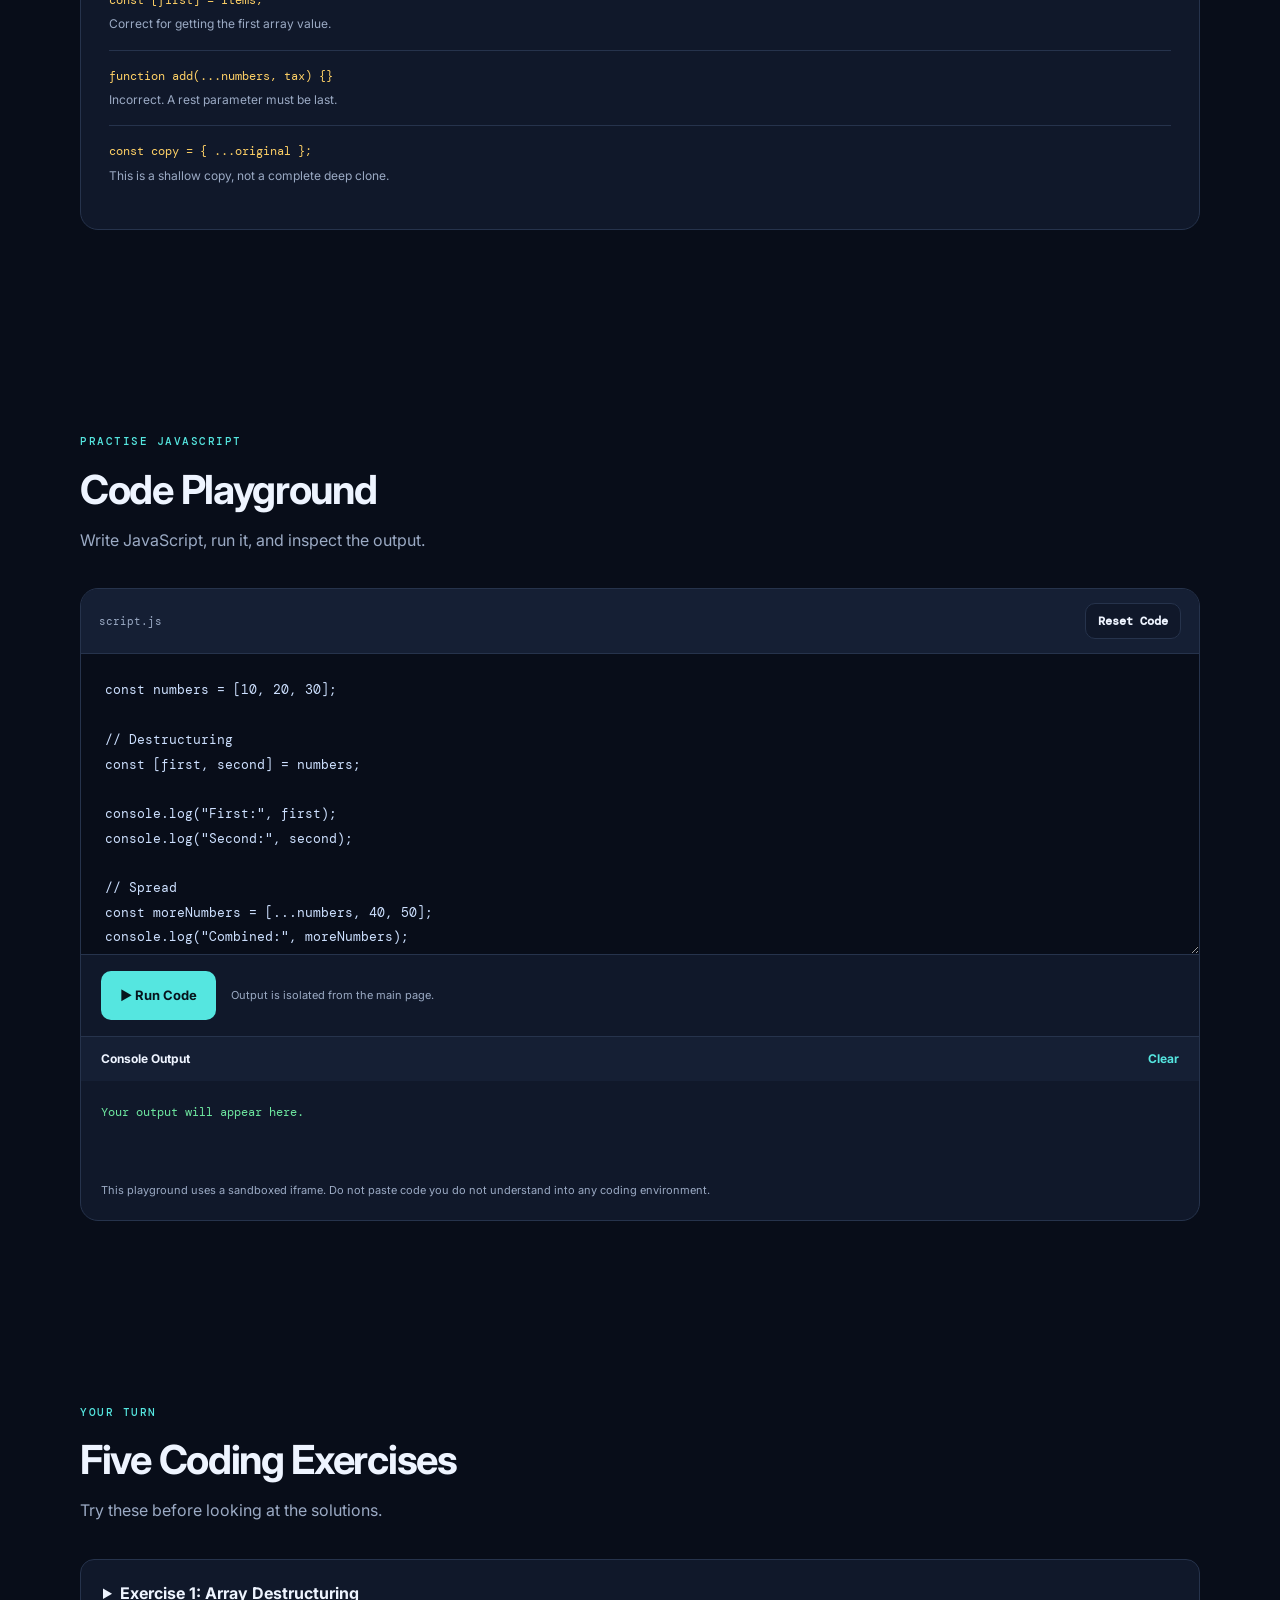
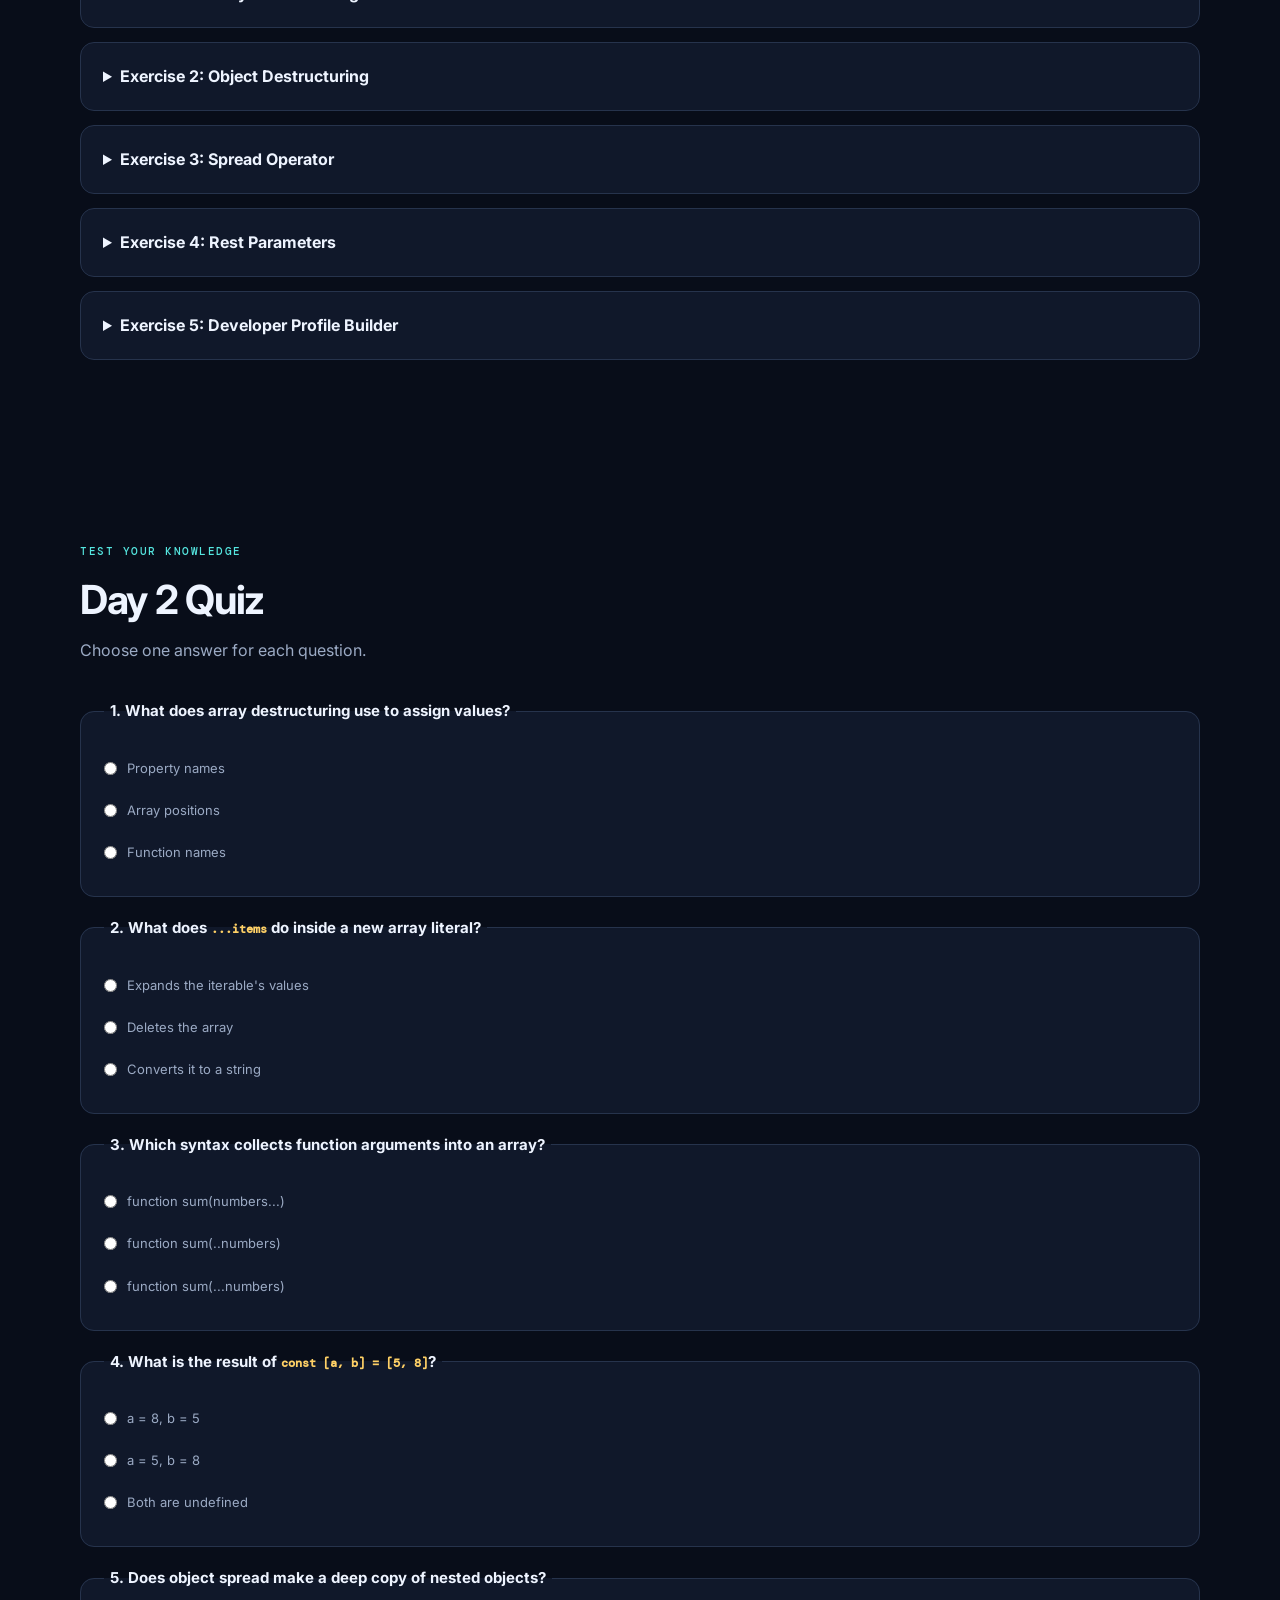
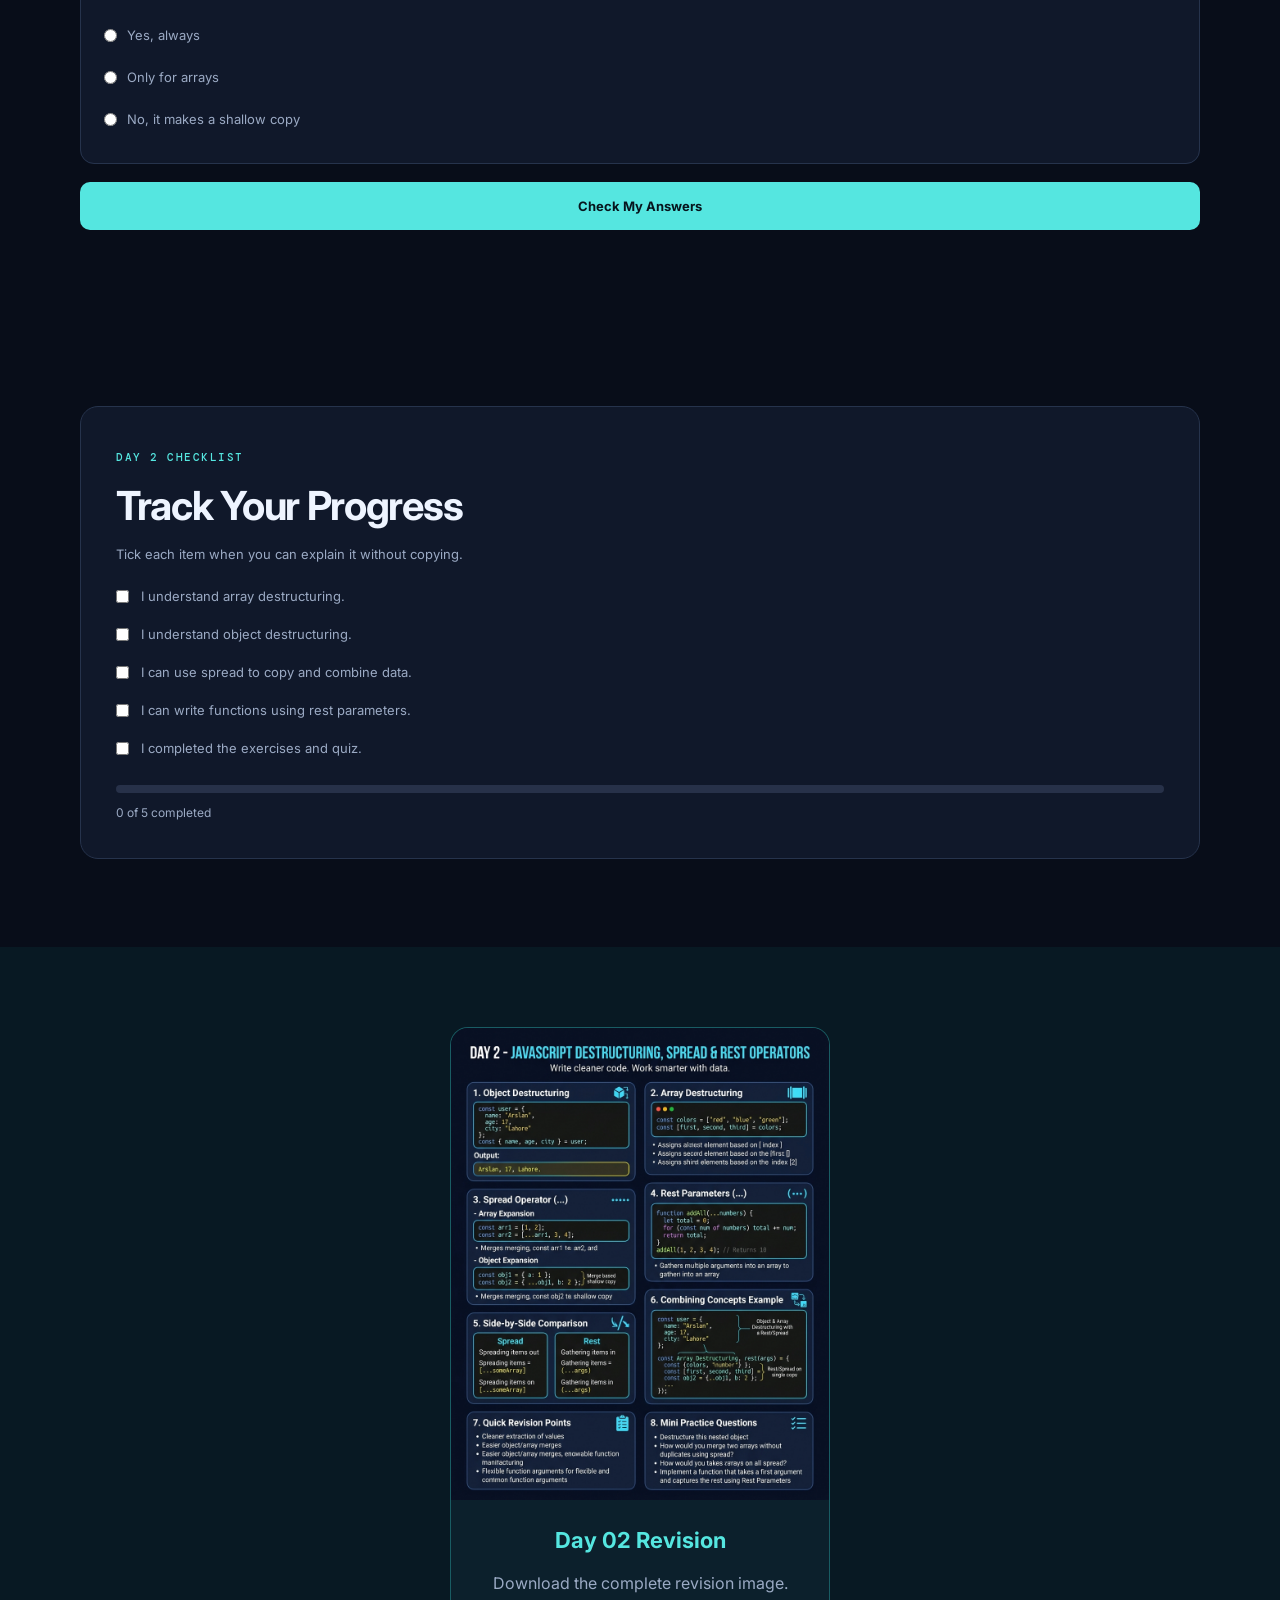
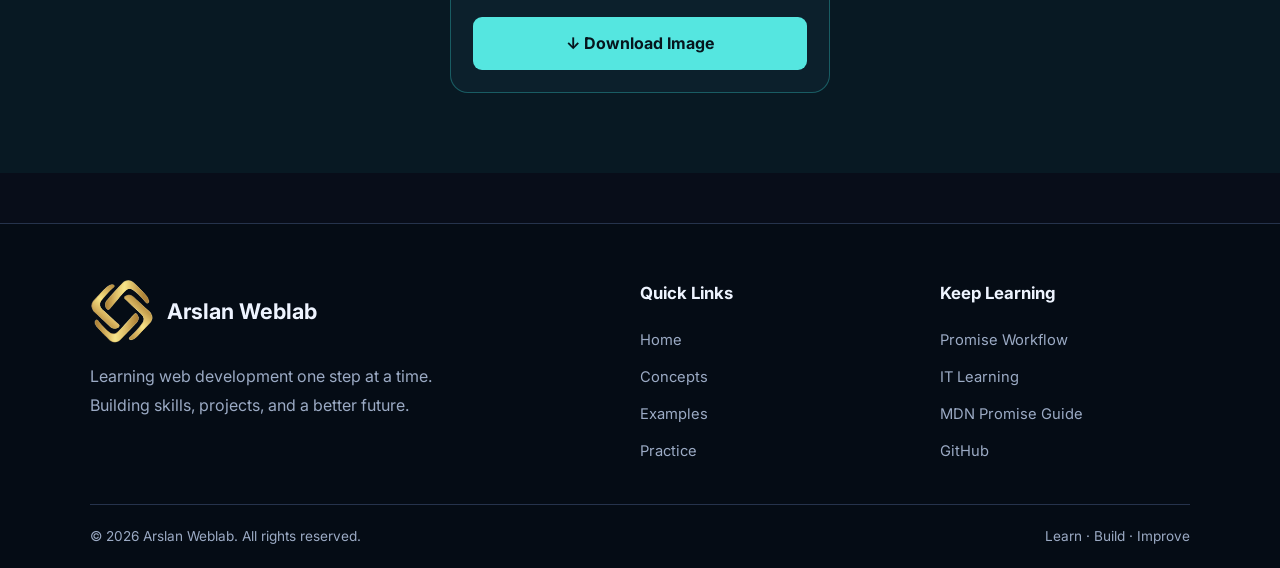
<file: Day 2/index.html>
<!DOCTYPE html>
<html lang="en">

<head>
    <meta charset="UTF-8">
    <meta name="viewport" content="width=device-width, initial-scale=1.0">
    <meta name="theme-color" content="#0b1020">

    <title>Day 2 | Destructuring, Spread & Rest | Arslan Weblab</title>
    <link rel="icon" href="logo.webp">

    <link rel="stylesheet" href="style.css">
    <script src="script.js" defer></script>
</head>

<body>
    <header class="navbar">
        <a class="brand" href="https://arslan-weblab.netlify.app/" target="_blank">
            <img src="logo.webp" alt="Arslan Weblab logo" onerror="this.style.display='none'">
            <span>Arslan <strong>Weblab</strong></span>
        </a>

        <button class="menu-toggle" id="menuToggle" aria-label="Toggle navigation" aria-expanded="false">
            ☰
        </button>

        <nav class="nav-links" id="navLinks">
            <a href="#home">Home</a>
            <a href="#lessons">Lessons</a>
            <a href="#playground">Playground</a>
            <a href="#exercises">Exercises</a>
            <a href="#quiz">Quiz</a>
            <a href="https://github.com/" target="_blank" rel="noopener noreferrer">GitHub ↗</a>
            <a href="#it-learning">IT Learning</a>

            <div class="nav-dropdown">
                <button class="nav-dropdown-btn" type="button">
                    Days <span>⌄</span>
                </button>

                <div class="nav-dropdown-menu">
                    <a href="../Day 1/index.html">Day 01</a>
                    <a href="../Day 2/index.html" class="active">Day 02</a>
                    <a href="../Day 3/index.html">Day 03</a>
                    <a href="../Day 4/index.html">Day 04</a>
                    <a href="../Day 5/index.html">Day 05</a>
                    <a href="../Day 6/index.html">Day 06</a>
                    <a href="../Day 7/index.html">Day 07</a>
                    <a href="../Day 8/index.html">Day 08</a>
                    <a href="../Day 9/index.html">Day 09</a>
                    <a href="../Day 10/index.html">Day 10</a>
                </div>
            </div>
        </nav>
    </header>

    <main>
        <section class="hero section" id="home">
            <div class="hero-content">
                <span class="eyebrow">BACKEND DEVELOPMENT ROADMAP · DAY 02</span>

                <h1>Master <span>Destructuring,</span><br>
                    Spread & Rest</h1>

                <p>
                    Write cleaner JavaScript by extracting values, copying
                    data, combining arrays and objects, and handling
                    flexible function arguments.
                </p>

                <div class="hero-actions">
                    <a class="btn btn-primary" href="#lessons">
                        Start Learning →
                    </a>
                    <a class="btn btn-secondary" href="#playground">
                        Try the Playground
                    </a>
                </div>

                <div class="hero-stats">
                    <div><strong>04</strong><span>Core Concepts</span></div>
                    <div><strong>05</strong><span>Exercises</span></div>
                    <div><strong>05</strong><span>Quiz Questions</span></div>
                </div>
            </div>

            <div class="code-card hero-code">
                <div class="code-header">
                    <div class="window-dots"><i></i><i></i><i></i></div>
                    <span>example.js</span>
                    <span class="live-tag">LIVE EXAMPLE</span>
                </div>

                <pre><code><span class="keyword">const</span> developer = {
  name: <span class="string">"Arslan"</span>,
  skill: <span class="string">"JavaScript"</span>
};

<span class="comment">// Destructuring</span>
<span class="keyword">const</span> { name, skill } = developer;

<span class="comment">// Spread</span>
<span class="keyword">const</span> updated = {
  ...developer,
  level: <span class="string">"Beginner"</span>
};

console.log(name);
console.log(updated);</code></pre>
            </div>
        </section>

        <section class="section" id="roadmap">
            <div class="section-heading">
                <span class="eyebrow">YOUR LEARNING PATH</span>
                <h2>Today's Learning Goals</h2>
                <p>Understand each concept, then practise it yourself.</p>
            </div>

            <div class="goal-grid">
                <article class="goal-card">
                    <span class="goal-number">01</span>
                    <h3>Array Destructuring</h3>
                    <p>Extract values from arrays into separate variables.</p>
                </article>

                <article class="goal-card">
                    <span class="goal-number">02</span>
                    <h3>Object Destructuring</h3>
                    <p>Access object properties with shorter syntax.</p>
                </article>

                <article class="goal-card">
                    <span class="goal-number">03</span>
                    <h3>Spread Operator</h3>
                    <p>Expand arrays and objects to copy or combine data.</p>
                </article>

                <article class="goal-card">
                    <span class="goal-number">04</span>
                    <h3>Rest Parameters</h3>
                    <p>Collect multiple function arguments into one array.</p>
                </article>
            </div>
        </section>

        <section class="section" id="lessons">
            <div class="section-heading">
                <span class="eyebrow">THE FUNDAMENTALS</span>
                <h2>Learn the Concepts</h2>
                <p>Read the explanation and study the examples.</p>
            </div>

            <article class="lesson-card">
                <div class="lesson-title">
                    <span class="lesson-icon">01</span>
                    <div>
                        <h3>Array Destructuring</h3>
                        <p>Extract array values into variables.</p>
                    </div>
                </div>

                <p>
                    Without destructuring, you access values by their index.
                    Destructuring lets you unpack those values directly.
                </p>

                <div class="code-example">
                    <pre><code><span class="keyword">const</span> colors = [<span class="string">"red"</span>, <span class="string">"blue"</span>, <span class="string">"green"</span>];

<span class="comment">// Traditional way</span>
<span class="keyword">const</span> first = colors[0];
<span class="keyword">const</span> second = colors[1];

<span class="comment">// Destructuring</span>
<span class="keyword">const</span> [a, b, c] = colors;

console.log(a); <span class="comment">// red</span>
console.log(b); <span class="comment">// blue</span>
console.log(c); <span class="comment">// green</span></code></pre>
                </div>

                <div class="tip">
                    <strong>Remember:</strong> Array destructuring depends on
                    position. The first variable gets the first value.
                </div>
            </article>

            <article class="lesson-card">
                <div class="lesson-title">
                    <span class="lesson-icon">02</span>
                    <div>
                        <h3>Object Destructuring</h3>
                        <p>Extract values using property names.</p>
                    </div>
                </div>

                <div class="code-example">
                    <pre><code><span class="keyword">const</span> user = {
  name: <span class="string">"Arslan"</span>,
  age: 17,
  skill: <span class="string">"JavaScript"</span>
};

<span class="keyword">const</span> { name, skill } = user;

console.log(name);  <span class="comment">// Arslan</span>
console.log(skill); <span class="comment">// JavaScript</span>

<span class="comment">// Rename a variable</span>
<span class="keyword">const</span> { name: userName } = user;
console.log(userName); <span class="comment">// Arslan</span>

<span class="comment">// Set a default value</span>
<span class="keyword">const</span> { country = <span class="string">"Pakistan"</span> } = user;
console.log(country);</code></pre>
                </div>

                <div class="tip">
                    <strong>Remember:</strong> Object destructuring uses
                    property names, not the order of properties.
                </div>
            </article>

            <article class="lesson-card">
                <div class="lesson-title">
                    <span class="lesson-icon">03</span>
                    <div>
                        <h3>Spread Operator (...)</h3>
                        <p>Expand iterable values or enumerable object properties.</p>
                    </div>
                </div>

                <div class="code-example">
                    <pre><code><span class="comment">// Copy an array</span>
<span class="keyword">const</span> original = [1, 2, 3];
<span class="keyword">const</span> copy = [...original];

<span class="comment">// Combine arrays</span>
<span class="keyword">const</span> extra = [4, 5];
<span class="keyword">const</span> combined = [...original, ...extra];

<span class="comment">// Copy and update an object</span>
<span class="keyword">const</span> profile = {
  name: <span class="string">"Arslan"</span>,
  skill: <span class="string">"HTML"</span>
};

<span class="keyword">const</span> updatedProfile = {
  ...profile,
  skill: <span class="string">"JavaScript"</span>
};

console.log(combined);       <span class="comment">// [1, 2, 3, 4, 5]</span>
console.log(updatedProfile); <span class="comment">// Updated object</span></code></pre>
                </div>

                <div class="tip">
                    <strong>Important:</strong> Spread creates a shallow copy.
                    Nested objects are still shared unless you copy them separately.
                </div>
            </article>

            <article class="lesson-card">
                <div class="lesson-title">
                    <span class="lesson-icon">04</span>
                    <div>
                        <h3>Rest Parameters (...)</h3>
                        <p>Collect remaining arguments into an array.</p>
                    </div>
                </div>

                <div class="code-example">
                    <pre><code><span class="keyword">function</span> sum(...numbers) {
  <span class="keyword">return</span> numbers.reduce(
    (total, number) => total + number,
    0
  );
}

console.log(sum(2, 3));       <span class="comment">// 5</span>
console.log(sum(1, 2, 3, 4)); <span class="comment">// 10</span>

<span class="comment">// Rest in destructuring</span>
<span class="keyword">const</span> [first, ...remaining] = [10, 20, 30, 40];

console.log(first);     <span class="comment">// 10</span>
console.log(remaining); <span class="comment">// [20, 30, 40]</span></code></pre>
                </div>

                <div class="tip">
                    <strong>Remember:</strong> Rest gathers the remaining values.
                    In function parameters, it must be the last parameter.
                </div>
            </article>

            <article class="lesson-card">
                <div class="lesson-title">
                    <span class="lesson-icon">05</span>
                    <div>
                        <h3>Spread vs Rest</h3>
                        <p>Same three dots, different jobs.</p>
                    </div>
                </div>

                <div class="table-wrap">
                    <table>
                        <thead>
                            <tr>
                                <th>Feature</th>
                                <th>Spread</th>
                                <th>Rest</th>
                            </tr>
                        </thead>
                        <tbody>
                            <tr>
                                <td>Purpose</td>
                                <td>Expands values</td>
                                <td>Collects values</td>
                            </tr>
                            <tr>
                                <td>Example</td>
                                <td><code>[...items]</code></td>
                                <td><code>function fn(...args)</code></td>
                            </tr>
                            <tr>
                                <td>Common use</td>
                                <td>Copying and merging</td>
                                <td>Flexible arguments</td>
                            </tr>
                        </tbody>
                    </table>
                </div>
            </article>

            <article class="lesson-card mistakes-card">
                <div class="lesson-title">
                    <span class="lesson-icon">!</span>
                    <div>
                        <h3>Common Mistakes</h3>
                        <p>Small syntax errors can cause disproportionately annoying problems.</p>
                    </div>
                </div>

                <ul class="mistake-list">
                    <li>
                        <code>const { name } = user;</code>
                        <span>Correct for an object with a <code>name</code> property.</span>
                    </li>
                    <li>
                        <code>const [first] = items;</code>
                        <span>Correct for getting the first array value.</span>
                    </li>
                    <li>
                        <code>function add(...numbers, tax) {}</code>
                        <span>Incorrect. A rest parameter must be last.</span>
                    </li>
                    <li>
                        <code>const copy = { ...original };</code>
                        <span>This is a shallow copy, not a complete deep clone.</span>
                    </li>
                </ul>
            </article>
        </section>

        <section class="section" id="playground">
            <div class="section-heading">
                <span class="eyebrow">PRACTISE JAVASCRIPT</span>
                <h2>Code Playground</h2>
                <p>Write JavaScript, run it, and inspect the output.</p>
            </div>

            <div class="playground">
                <div class="editor-header">
                    <span>script.js</span>
                    <button class="btn btn-small btn-secondary" id="resetCode">
                        Reset Code
                    </button>
                </div>

                <label class="sr-only" for="codeEditor">JavaScript code editor</label>
                <textarea id="codeEditor" spellcheck="false" autocapitalize="off" autocomplete="off"
                    aria-label="JavaScript code editor">const numbers = [10, 20, 30];

// Destructuring
const [first, second] = numbers;

console.log("First:", first);
console.log("Second:", second);

// Spread
const moreNumbers = [...numbers, 40, 50];
console.log("Combined:", moreNumbers);

// Rest
function add(...values) {
  return values.reduce((sum, value) => sum + value, 0);
}

console.log("Sum:", add(5, 10, 15));</textarea>

                <div class="editor-actions">
                    <button class="btn btn-primary" id="runCode">▶ Run Code</button>
                    <span class="small-muted">Output is isolated from the main page.</span>
                </div>

                <div class="output-heading">
                    <span>Console Output</span>
                    <button class="text-button" id="clearOutput">Clear</button>
                </div>
                <pre class="console-output" id="consoleOutput" aria-live="polite">Your output will appear here.</pre>
                <p class="small-muted security-note">
                    This playground uses a sandboxed iframe. Do not paste code
                    you do not understand into any coding environment.
                </p>
            </div>
        </section>

        <section class="section" id="exercises">
            <div class="section-heading">
                <span class="eyebrow">YOUR TURN</span>
                <h2>Five Coding Exercises</h2>
                <p>Try these before looking at the solutions.</p>
            </div>

            <div class="exercise-list">
                <details class="exercise">
                    <summary>Exercise 1: Array Destructuring</summary>
                    <p>Extract the first and second values from this array.</p>
                    <pre><code>const subjects = ["Physics", "Chemistry", "Biology"];</code></pre>
                    <button class="btn btn-small btn-secondary show-solution">
                        Show Solution
                    </button>
                    <pre class="solution"><code>const [first, second] = subjects;
console.log(first, second);</code></pre>
                </details>

                <details class="exercise">
                    <summary>Exercise 2: Object Destructuring</summary>
                    <p>Extract the name and profession from this object.</p>
                    <pre><code>const developer = {
  name: "Arslan",
  profession: "Developer"
};</code></pre>
                    <button class="btn btn-small btn-secondary show-solution">
                        Show Solution
                    </button>
                    <pre class="solution"><code>const { name, profession } = developer;
console.log(name, profession);</code></pre>
                </details>

                <details class="exercise">
                    <summary>Exercise 3: Spread Operator</summary>
                    <p>Combine these arrays into one new array.</p>
                    <pre><code>const a = [1, 2];
const b = [3, 4];</code></pre>
                    <button class="btn btn-small btn-secondary show-solution">
                        Show Solution
                    </button>
                    <pre class="solution"><code>const combined = [...a, ...b];
console.log(combined);</code></pre>
                </details>

                <details class="exercise">
                    <summary>Exercise 4: Rest Parameters</summary>
                    <p>Create a function that accepts any number of values and returns their sum.</p>
                    <button class="btn btn-small btn-secondary show-solution">
                        Show Solution
                    </button>
                    <pre class="solution"><code>function sum(...numbers) {
  return numbers.reduce((total, number) => total + number, 0);
}

console.log(sum(2, 4, 6));</code></pre>
                </details>

                <details class="exercise">
                    <summary>Exercise 5: Developer Profile Builder</summary>
                    <p>
                        Create a profile object, copy it with spread, and add
                        a new property called <code>level</code>. Keep the
                        original object unchanged.
                    </p>
                    <button class="btn btn-small btn-secondary show-solution">
                        Show Solution
                    </button>
                    <pre class="solution"><code>const profile = {
  name: "Arslan",
  skill: "JavaScript"
};

const updatedProfile = {
  ...profile,
  level: "Beginner"
};

console.log(profile);
console.log(updatedProfile);</code></pre>
                </details>
            </div>
        </section>

        <section class="section" id="quiz">
            <div class="section-heading">
                <span class="eyebrow">TEST YOUR KNOWLEDGE</span>
                <h2>Day 2 Quiz</h2>
                <p>Choose one answer for each question.</p>
            </div>

            <form id="quizForm" class="quiz-form">
                <fieldset class="question">
                    <legend>1. What does array destructuring use to assign values?</legend>
                    <label><input type="radio" name="q1" value="a"> Property names</label>
                    <label><input type="radio" name="q1" value="b"> Array positions</label>
                    <label><input type="radio" name="q1" value="c"> Function names</label>
                </fieldset>

                <fieldset class="question">
                    <legend>2. What does <code>...items</code> do inside a new array literal?</legend>
                    <label><input type="radio" name="q2" value="a"> Expands the iterable's values</label>
                    <label><input type="radio" name="q2" value="b"> Deletes the array</label>
                    <label><input type="radio" name="q2" value="c"> Converts it to a string</label>
                </fieldset>

                <fieldset class="question">
                    <legend>3. Which syntax collects function arguments into an array?</legend>
                    <label><input type="radio" name="q3" value="a"> function sum(numbers...)</label>
                    <label><input type="radio" name="q3" value="b"> function sum(..numbers)</label>
                    <label><input type="radio" name="q3" value="c"> function sum(...numbers)</label>
                </fieldset>

                <fieldset class="question">
                    <legend>4. What is the result of <code>const [a, b] = [5, 8]</code>?</legend>
                    <label><input type="radio" name="q4" value="a"> a = 8, b = 5</label>
                    <label><input type="radio" name="q4" value="b"> a = 5, b = 8</label>
                    <label><input type="radio" name="q4" value="c"> Both are undefined</label>
                </fieldset>

                <fieldset class="question">
                    <legend>5. Does object spread make a deep copy of nested objects?</legend>
                    <label><input type="radio" name="q5" value="a"> Yes, always</label>
                    <label><input type="radio" name="q5" value="b"> Only for arrays</label>
                    <label><input type="radio" name="q5" value="c"> No, it makes a shallow copy</label>
                </fieldset>

                <button class="btn btn-primary" type="submit">Check My Answers</button>
                <div class="quiz-result" id="quizResult" aria-live="polite"></div>
            </form>
        </section>

        <section class="section completion-section">
            <div class="completion-card">
                <span class="eyebrow">DAY 2 CHECKLIST</span>
                <h2>Track Your Progress</h2>
                <p>Tick each item when you can explain it without copying.</p>

                <label><input type="checkbox" class="progress-check"> I understand array destructuring.</label>
                <label><input type="checkbox" class="progress-check"> I understand object destructuring.</label>
                <label><input type="checkbox" class="progress-check"> I can use spread to copy and combine data.</label>
                <label><input type="checkbox" class="progress-check"> I can write functions using rest
                    parameters.</label>
                <label><input type="checkbox" class="progress-check"> I completed the exercises and quiz.</label>

                <div class="progress-track">
                    <div class="progress-fill" id="progressFill"></div>
                </div>
                <p id="progressText">0 of 5 completed</p>
            </div>
        </section>
    </main>

    <section class="revision-download">
        <div class="download-card">
            <img src="image.webp" alt="JavaScript Day 2 Revision">

            <div class="download-content">
                <h3>Day 02 Revision</h3>
                <p>Download the complete revision image.</p>
                <a href="image.webp" download="Day-02-Revision.png">
                    ↓ Download Image
                </a>
            </div>
        </div>
    </section>

    <footer class="footer" id="footer">
        <div class="footer-container">
            <div class="footer-brand">
                <a href="https://arslan-weblab.netlify.app/" target="_blank" class="footer-logo">
                    <img src="logo.webp" alt="Arslan Weblab Logo">
                    <span>Arslan <strong>Weblab</strong></span>
                </a>

                <p>
                    Learning web development one step at a time.
                    Building skills, projects, and a better future.
                </p>
            </div>

            <div class="footer-links">
                <h3>Quick Links</h3>
                <a href="#home">Home</a>
                <a href="#concepts">Concepts</a>
                <a href="#examples">Examples</a>
                <a href="#practice">Practice</a>
            </div>

            <div class="footer-links">
                <h3>Keep Learning</h3>
                <a href="#workflow">Promise Workflow</a>
                <a href="#footer">IT Learning</a>
                <a href="https://developer.mozilla.org/en-US/docs/Web/JavaScript/Guide/Using_promises" target="_blank"
                    rel="noopener noreferrer">MDN Promise Guide</a>
                <a href="https://github.com/" target="_blank" rel="noopener noreferrer">
                    GitHub
                </a>
            </div>
        </div>

        <div class="footer-bottom">
            <p>© <span id="year"></span> Arslan Weblab. All rights reserved.</p>
            <p>Learn · Build · Improve</p>
        </div>
    </footer>

    <button id="backToTop" class="back-to-top" type="button" aria-label="Back to top" title="Back to top">
        ↑
    </button>
</body>

</html>
</file>
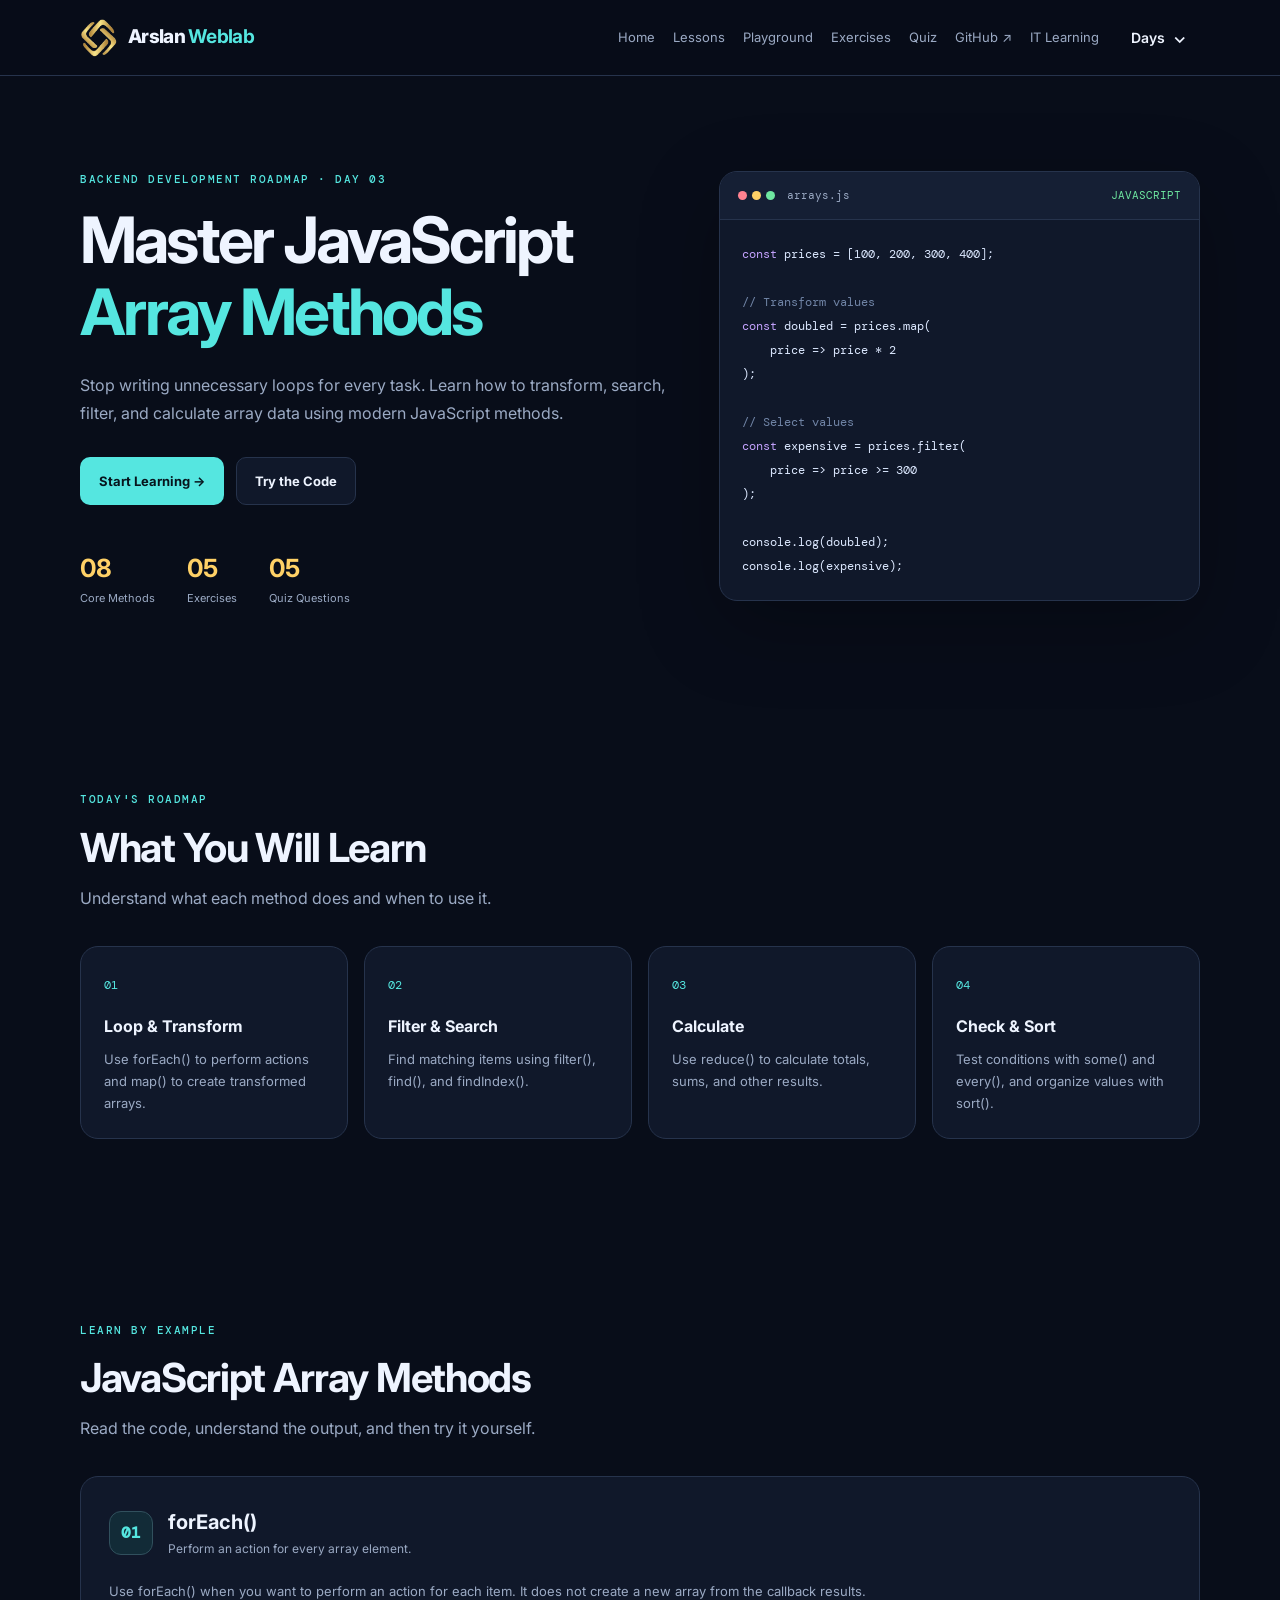
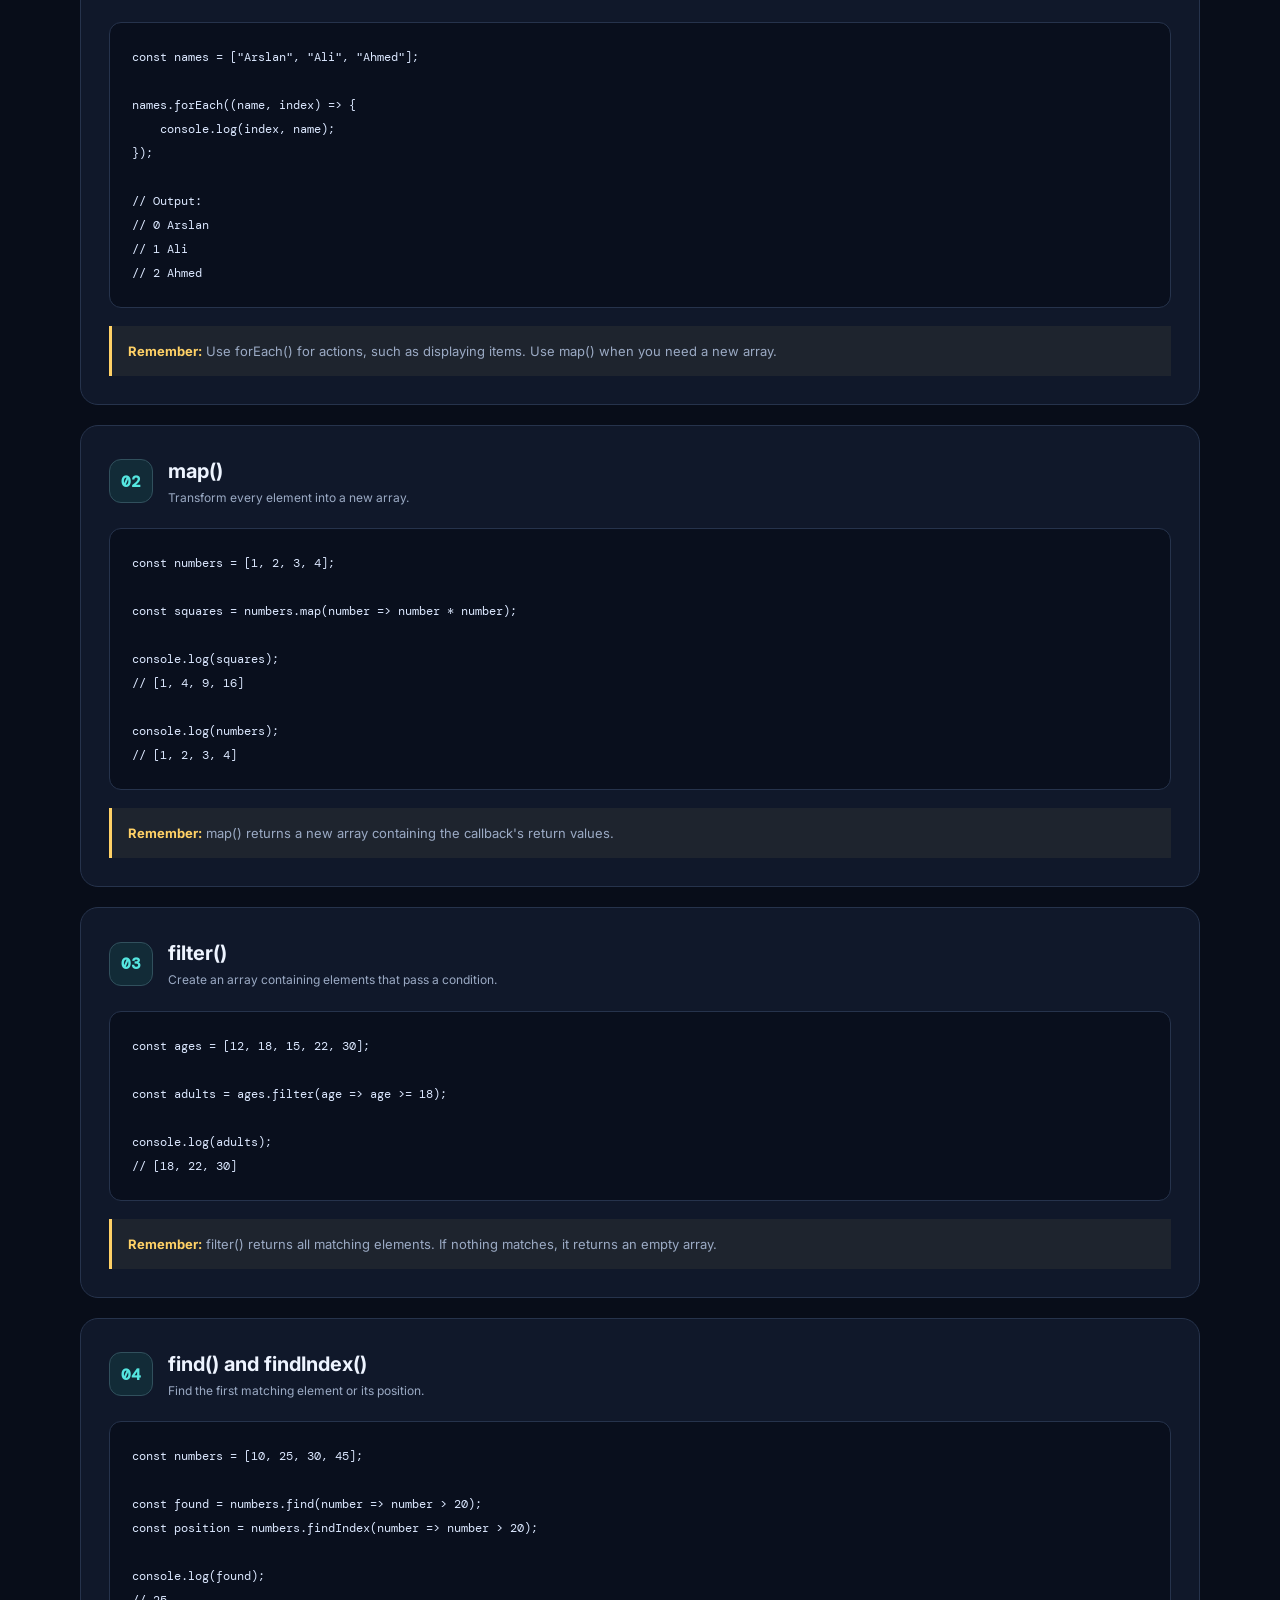
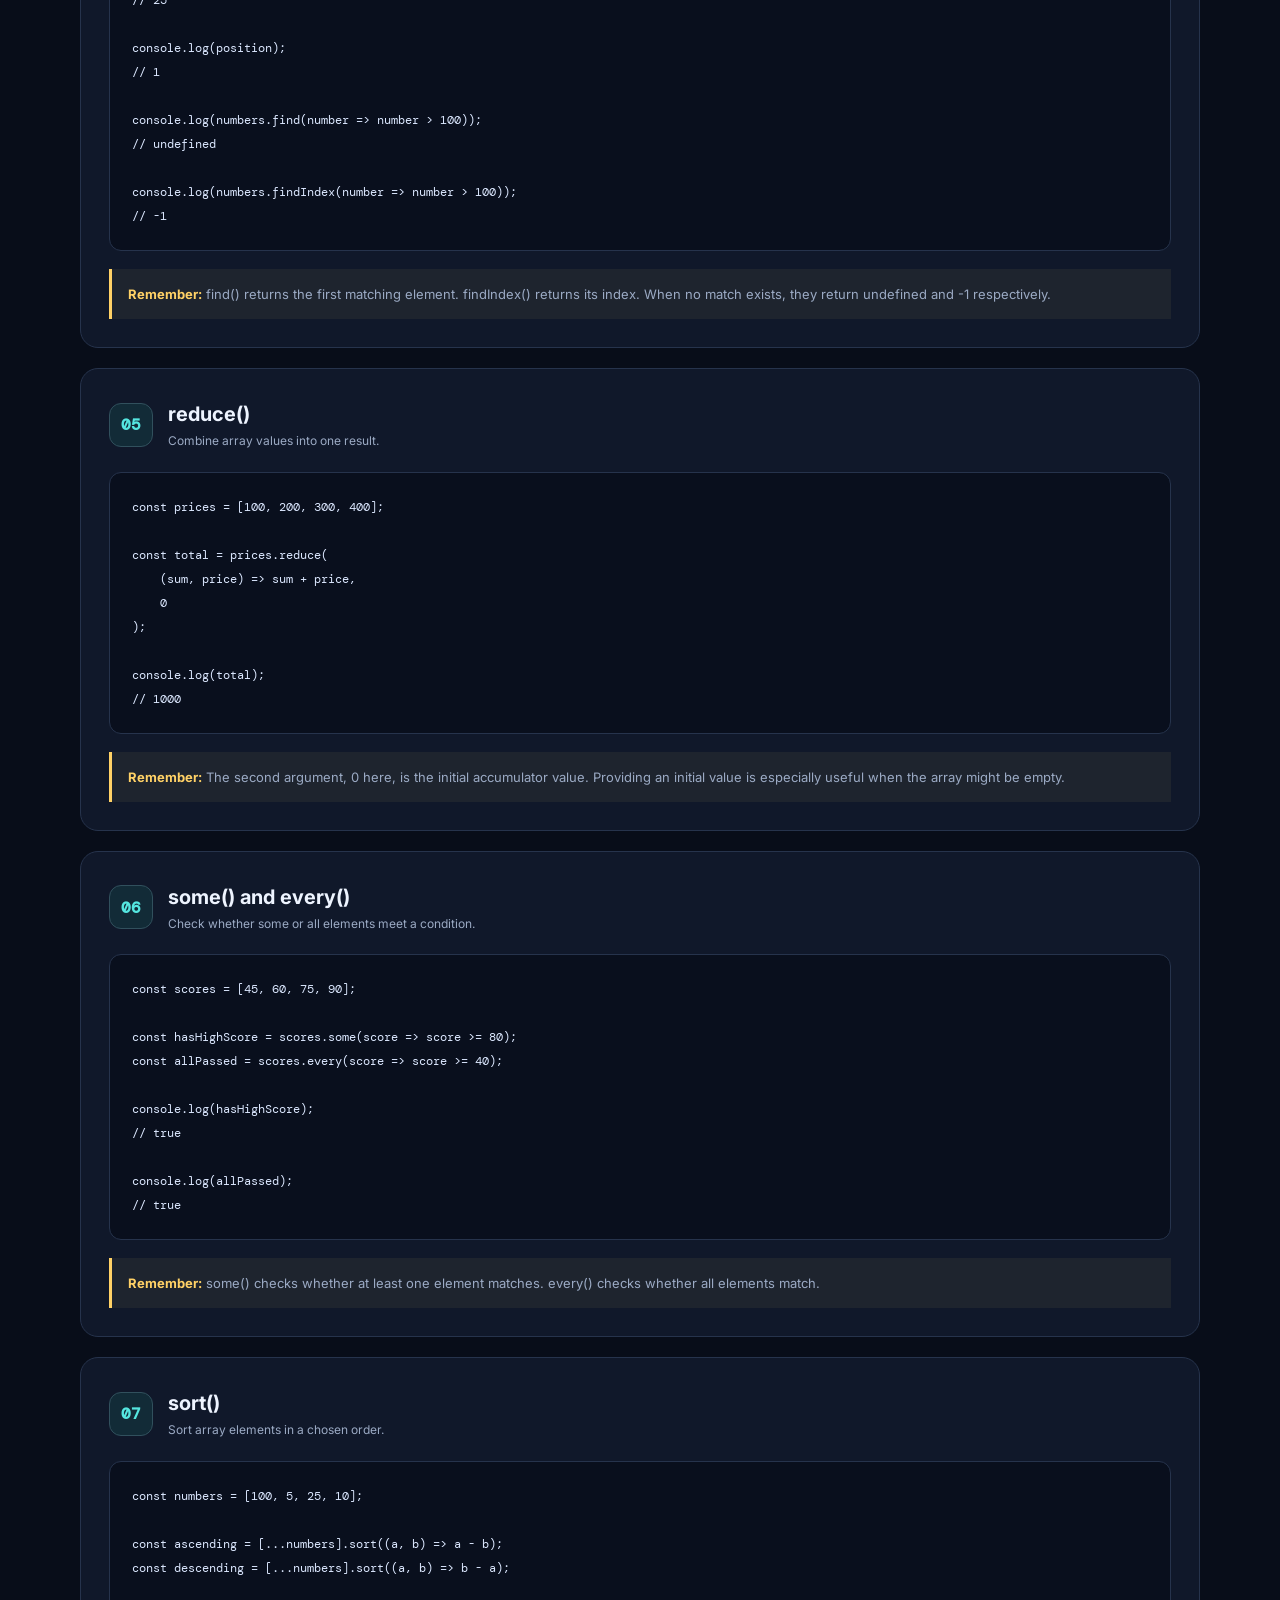
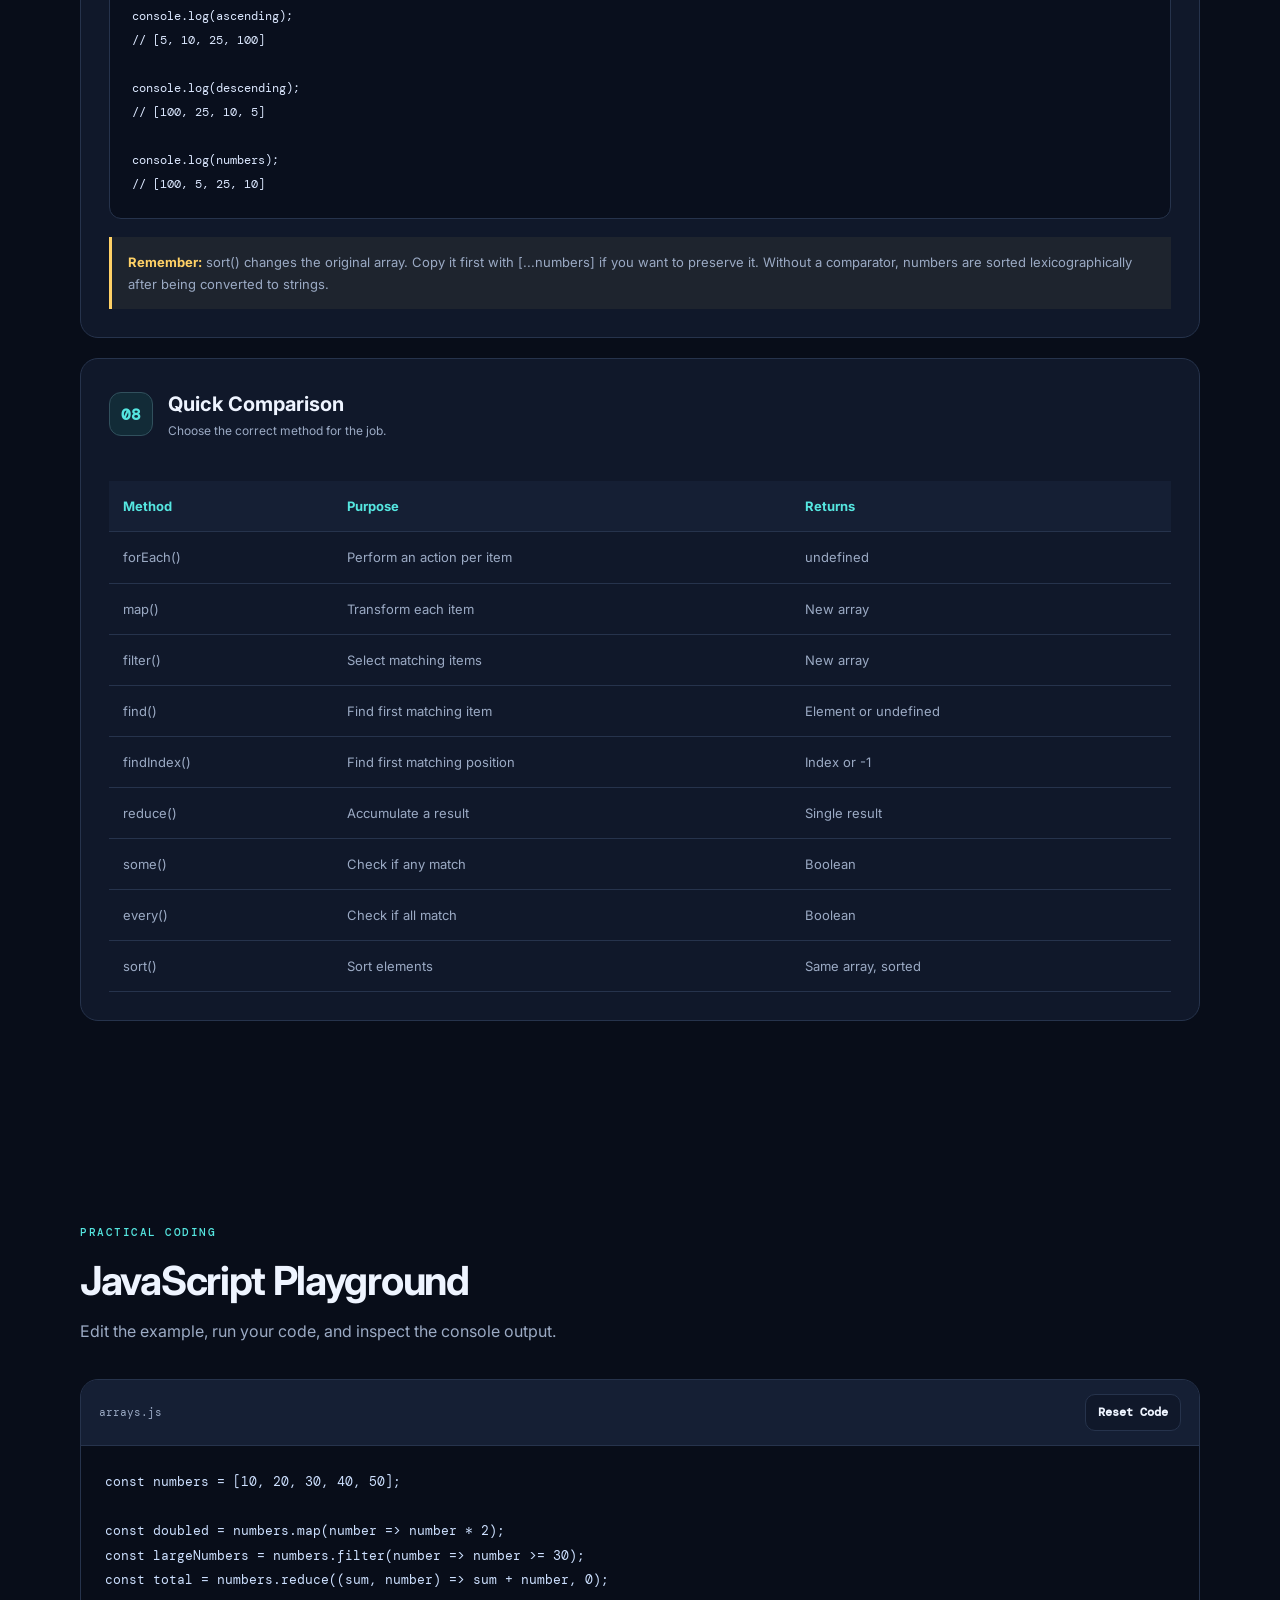
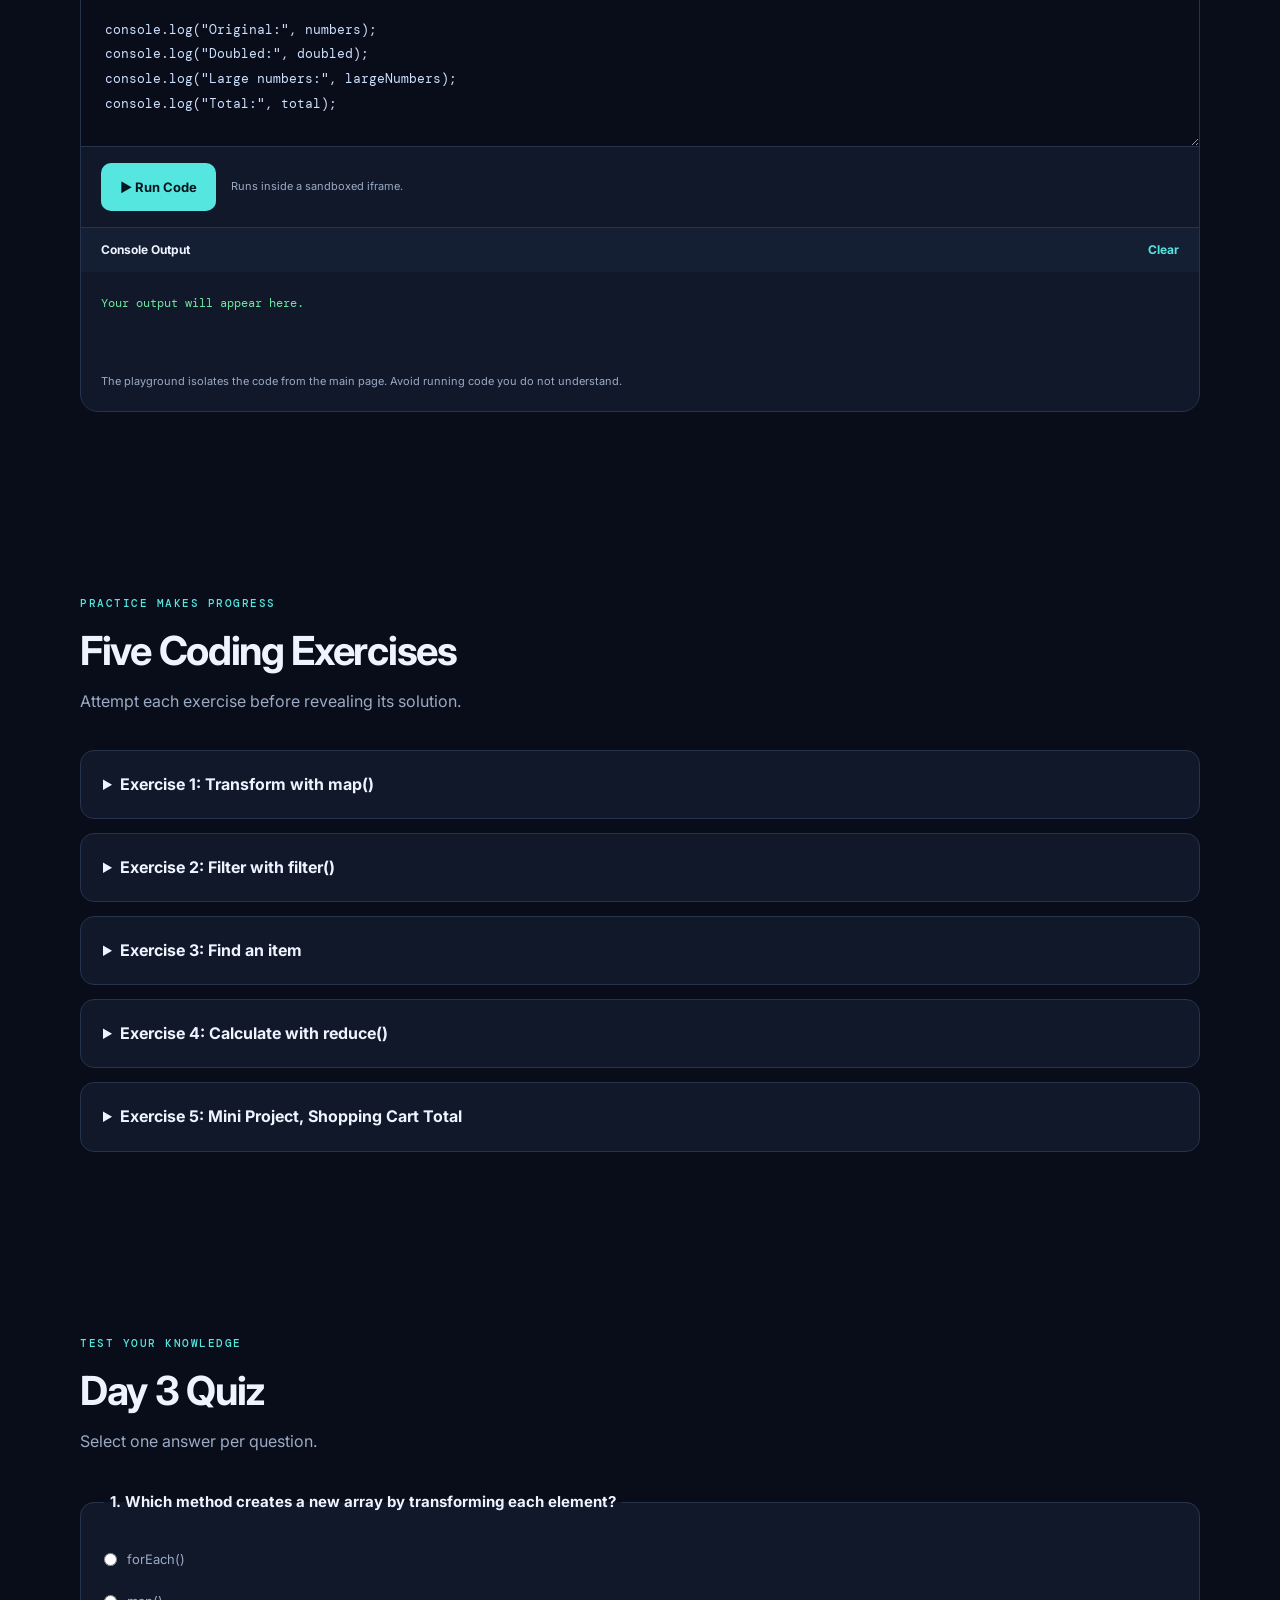
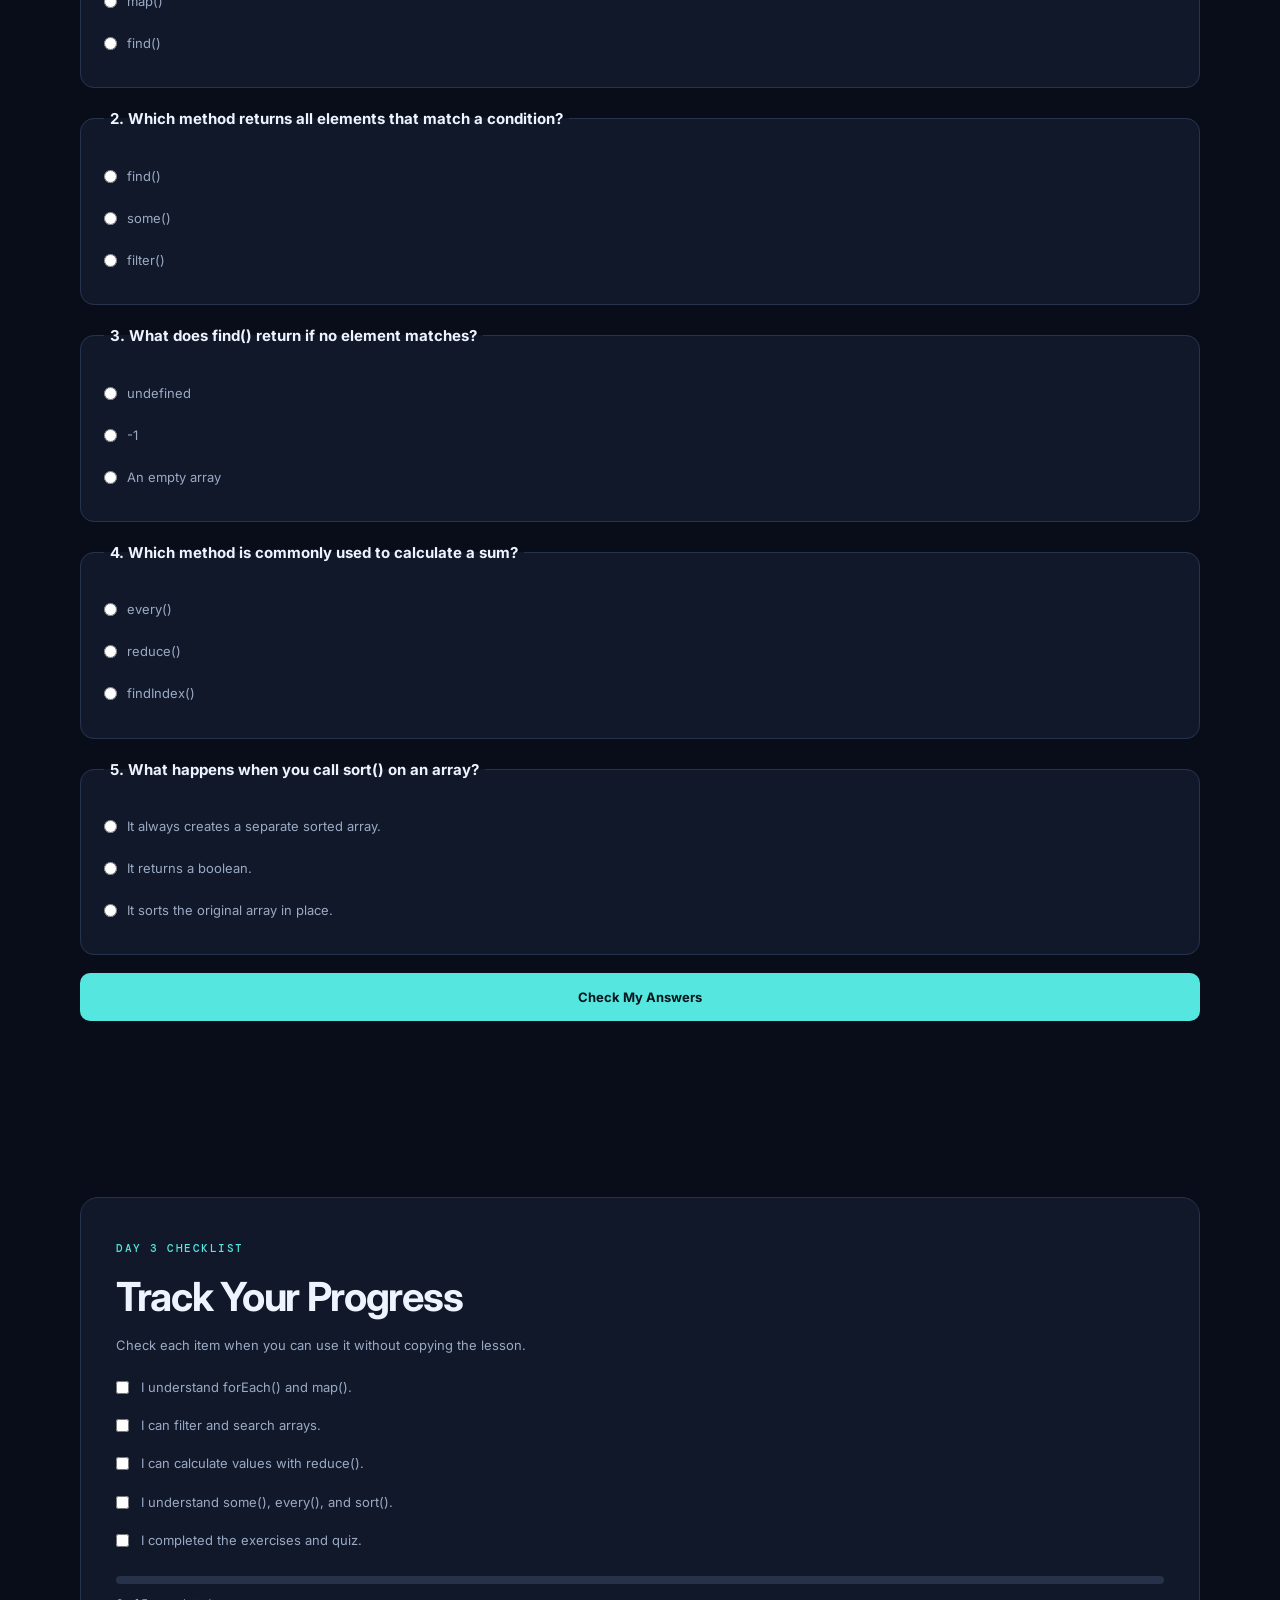
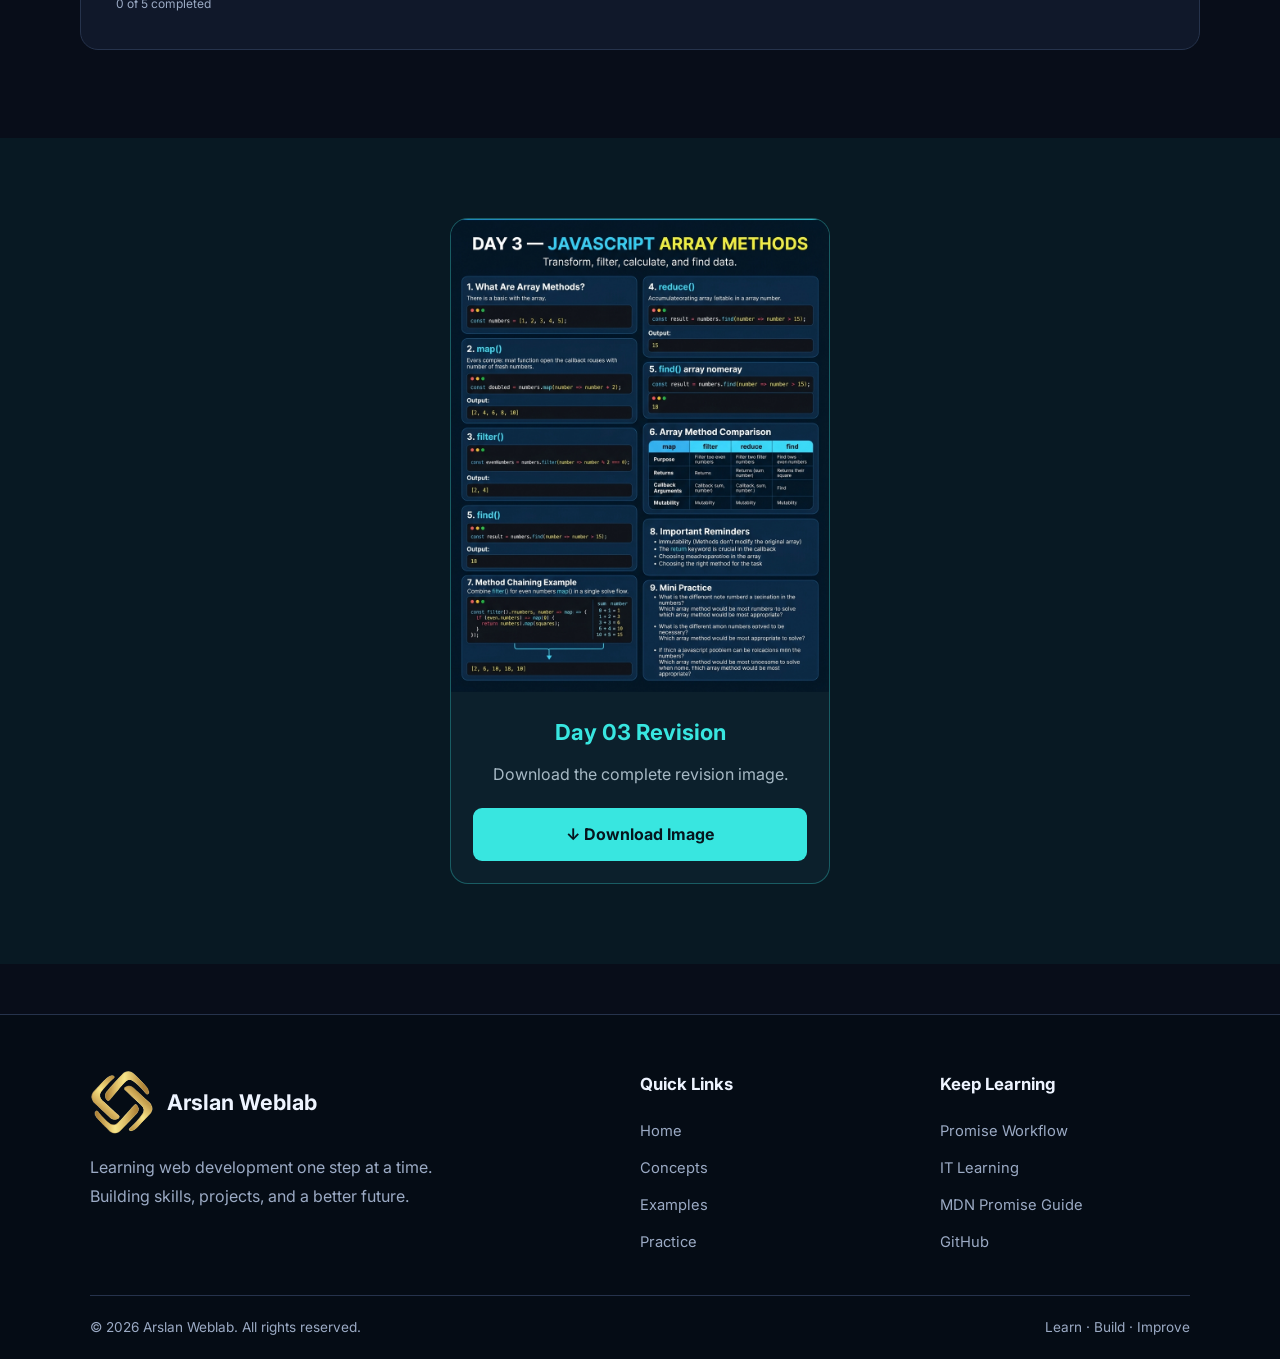
<file: Day 3/index.html>
<!DOCTYPE html>
<html lang="en">

<head>
    <meta charset="UTF-8">
    <meta name="viewport" content="width=device-width, initial-scale=1.0">
    <meta name="theme-color" content="#080d19">

    <title>Day 3 | JavaScript Array Methods | Arslan Weblab</title>

    <link rel="icon" href="logo.webp">

    <link rel="stylesheet" href="style.css">
    <script src="script.js" defer></script>
</head>

<body>

    <header class="navbar">
        <a href="https://arslan-weblab.netlify.app/" target="_blank" class="brand">
            <img src="logo.webp" alt="Arslan Weblab logo" onerror="this.style.display='none'">
            <span>Arslan <strong>Weblab</strong></span>
        </a>

        <button class="menu-toggle" id="menuToggle" aria-label="Toggle navigation" aria-expanded="false">☰</button>

        <nav class="nav-links" id="navLinks">
            <a href="#home">Home</a>
            <a href="#lessons">Lessons</a>
            <a href="#playground">Playground</a>
            <a href="#exercises">Exercises</a>
            <a href="#quiz">Quiz</a>
            <a href="https://github.com/" target="_blank" rel="noopener noreferrer">GitHub ↗</a>
            <a href="#it-learning">IT Learning</a>

            <div class="nav-dropdown">
                <button class="nav-dropdown-btn" type="button">
                    Days <span>⌄</span>
                </button>

                <div class="nav-dropdown-menu">
                    <a href="../Day 1/index.html">Day 01</a>
                    <a href="../Day 2/index.html">Day 02</a>
                    <a href="../Day 3/index.html" class="active">Day 03</a>
                    <a href="../Day 4/index.html">Day 04</a>
                    <a href="../Day 5/index.html">Day 05</a>
                    <a href="../Day 6/index.html">Day 06</a>
                    <a href="../Day 7/index.html">Day 07</a>
                    <a href="../Day 8/index.html">Day 08</a>
                    <a href="../Day 9/index.html">Day 09</a>
                    <a href="../Day 10/index.html">Day 10</a>
                </div>
            </div>
        </nav>

    </header>

    <main>
        <section class="hero section" id="home">
            <div class="hero-content">
                <span class="eyebrow">BACKEND DEVELOPMENT ROADMAP · DAY 03</span>

                <h1>Master JavaScript<br><span>Array Methods</span></h1>

                <p>
                    Stop writing unnecessary loops for every task.
                    Learn how to transform, search, filter, and calculate
                    array data using modern JavaScript methods.
                </p>

                <div class="hero-actions">
                    <a href="#lessons" class="btn btn-primary">Start Learning →</a>
                    <a href="#playground" class="btn btn-secondary">Try the Code</a>
                </div>

                <div class="hero-stats">
                    <div><strong>08</strong><span>Core Methods</span></div>
                    <div><strong>05</strong><span>Exercises</span></div>
                    <div><strong>05</strong><span>Quiz Questions</span></div>
                </div>
            </div>

            <div class="code-card">
                <div class="code-header">
                    <div class="window-dots"><i></i><i></i><i></i></div>
                    <span>arrays.js</span>
                    <span class="live-tag">JAVASCRIPT</span>
                </div>

                <pre><code><span class="keyword">const</span> prices = [100, 200, 300, 400];

<span class="comment">// Transform values</span>
<span class="keyword">const</span> doubled = prices.map(
    price => price * 2
);

<span class="comment">// Select values</span>
<span class="keyword">const</span> expensive = prices.filter(
    price => price >= 300
);

console.log(doubled);
console.log(expensive);</code></pre>
            </div>
        </section>

        <section class="section" id="overview">
            <div class="section-heading">
                <span class="eyebrow">TODAY'S ROADMAP</span>
                <h2>What You Will Learn</h2>
                <p>Understand what each method does and when to use it.</p>
            </div>

            <div class="goal-grid">
                <article class="goal-card">
                    <span class="goal-number">01</span>
                    <h3>Loop & Transform</h3>
                    <p>Use forEach() to perform actions and map() to create transformed arrays.</p>
                </article>

                <article class="goal-card">
                    <span class="goal-number">02</span>
                    <h3>Filter & Search</h3>
                    <p>Find matching items using filter(), find(), and findIndex().</p>
                </article>

                <article class="goal-card">
                    <span class="goal-number">03</span>
                    <h3>Calculate</h3>
                    <p>Use reduce() to calculate totals, sums, and other results.</p>
                </article>

                <article class="goal-card">
                    <span class="goal-number">04</span>
                    <h3>Check & Sort</h3>
                    <p>Test conditions with some() and every(), and organize values with sort().</p>
                </article>
            </div>
        </section>

        <section class="section" id="lessons">
            <div class="section-heading">
                <span class="eyebrow">LEARN BY EXAMPLE</span>
                <h2>JavaScript Array Methods</h2>
                <p>Read the code, understand the output, and then try it yourself.</p>
            </div>

            <article class="lesson-card">
                <div class="lesson-title">
                    <span class="lesson-icon">01</span>
                    <div>
                        <h3>forEach()</h3>
                        <p>Perform an action for every array element.</p>
                    </div>
                </div>

                <p>
                    Use forEach() when you want to perform an action for each
                    item. It does not create a new array from the callback results.
                </p>

                <div class="code-example">
                    <pre><code>const names = ["Arslan", "Ali", "Ahmed"];

names.forEach((name, index) => {
    console.log(index, name);
});

// Output:
// 0 Arslan
// 1 Ali
// 2 Ahmed</code></pre>
                </div>

                <div class="tip">
                    <strong>Remember:</strong> Use forEach() for actions, such as
                    displaying items. Use map() when you need a new array.
                </div>
            </article>

            <article class="lesson-card">
                <div class="lesson-title">
                    <span class="lesson-icon">02</span>
                    <div>
                        <h3>map()</h3>
                        <p>Transform every element into a new array.</p>
                    </div>
                </div>

                <div class="code-example">
                    <pre><code>const numbers = [1, 2, 3, 4];

const squares = numbers.map(number => number * number);

console.log(squares);
// [1, 4, 9, 16]

console.log(numbers);
// [1, 2, 3, 4]</code></pre>
                </div>

                <div class="tip">
                    <strong>Remember:</strong> map() returns a new array containing
                    the callback's return values.
                </div>
            </article>

            <article class="lesson-card">
                <div class="lesson-title">
                    <span class="lesson-icon">03</span>
                    <div>
                        <h3>filter()</h3>
                        <p>Create an array containing elements that pass a condition.</p>
                    </div>
                </div>

                <div class="code-example">
                    <pre><code>const ages = [12, 18, 15, 22, 30];

const adults = ages.filter(age => age >= 18);

console.log(adults);
// [18, 22, 30]</code></pre>
                </div>

                <div class="tip">
                    <strong>Remember:</strong> filter() returns all matching elements.
                    If nothing matches, it returns an empty array.
                </div>
            </article>

            <article class="lesson-card">
                <div class="lesson-title">
                    <span class="lesson-icon">04</span>
                    <div>
                        <h3>find() and findIndex()</h3>
                        <p>Find the first matching element or its position.</p>
                    </div>
                </div>

                <div class="code-example">
                    <pre><code>const numbers = [10, 25, 30, 45];

const found = numbers.find(number => number > 20);
const position = numbers.findIndex(number => number > 20);

console.log(found);
// 25

console.log(position);
// 1

console.log(numbers.find(number => number > 100));
// undefined

console.log(numbers.findIndex(number => number > 100));
// -1</code></pre>
                </div>

                <div class="tip">
                    <strong>Remember:</strong> find() returns the first matching
                    element. findIndex() returns its index. When no match exists,
                    they return undefined and -1 respectively.
                </div>
            </article>

            <article class="lesson-card">
                <div class="lesson-title">
                    <span class="lesson-icon">05</span>
                    <div>
                        <h3>reduce()</h3>
                        <p>Combine array values into one result.</p>
                    </div>
                </div>

                <div class="code-example">
                    <pre><code>const prices = [100, 200, 300, 400];

const total = prices.reduce(
    (sum, price) => sum + price,
    0
);

console.log(total);
// 1000</code></pre>
                </div>

                <div class="tip">
                    <strong>Remember:</strong> The second argument, 0 here, is the
                    initial accumulator value. Providing an initial value is
                    especially useful when the array might be empty.
                </div>
            </article>

            <article class="lesson-card">
                <div class="lesson-title">
                    <span class="lesson-icon">06</span>
                    <div>
                        <h3>some() and every()</h3>
                        <p>Check whether some or all elements meet a condition.</p>
                    </div>
                </div>

                <div class="code-example">
                    <pre><code>const scores = [45, 60, 75, 90];

const hasHighScore = scores.some(score => score >= 80);
const allPassed = scores.every(score => score >= 40);

console.log(hasHighScore);
// true

console.log(allPassed);
// true</code></pre>
                </div>

                <div class="tip">
                    <strong>Remember:</strong> some() checks whether at least one
                    element matches. every() checks whether all elements match.
                </div>
            </article>

            <article class="lesson-card">
                <div class="lesson-title">
                    <span class="lesson-icon">07</span>
                    <div>
                        <h3>sort()</h3>
                        <p>Sort array elements in a chosen order.</p>
                    </div>
                </div>

                <div class="code-example">
                    <pre><code>const numbers = [100, 5, 25, 10];

const ascending = [...numbers].sort((a, b) => a - b);
const descending = [...numbers].sort((a, b) => b - a);

console.log(ascending);
// [5, 10, 25, 100]

console.log(descending);
// [100, 25, 10, 5]

console.log(numbers);
// [100, 5, 25, 10]</code></pre>
                </div>

                <div class="tip">
                    <strong>Remember:</strong> sort() changes the original array.
                    Copy it first with [...numbers] if you want to preserve it.
                    Without a comparator, numbers are sorted lexicographically
                    after being converted to strings.
                </div>
            </article>

            <article class="lesson-card">
                <div class="lesson-title">
                    <span class="lesson-icon">08</span>
                    <div>
                        <h3>Quick Comparison</h3>
                        <p>Choose the correct method for the job.</p>
                    </div>
                </div>

                <div class="table-wrap">
                    <table>
                        <thead>
                            <tr>
                                <th>Method</th>
                                <th>Purpose</th>
                                <th>Returns</th>
                            </tr>
                        </thead>
                        <tbody>
                            <tr>
                                <td>forEach()</td>
                                <td>Perform an action per item</td>
                                <td>undefined</td>
                            </tr>
                            <tr>
                                <td>map()</td>
                                <td>Transform each item</td>
                                <td>New array</td>
                            </tr>
                            <tr>
                                <td>filter()</td>
                                <td>Select matching items</td>
                                <td>New array</td>
                            </tr>
                            <tr>
                                <td>find()</td>
                                <td>Find first matching item</td>
                                <td>Element or undefined</td>
                            </tr>
                            <tr>
                                <td>findIndex()</td>
                                <td>Find first matching position</td>
                                <td>Index or -1</td>
                            </tr>
                            <tr>
                                <td>reduce()</td>
                                <td>Accumulate a result</td>
                                <td>Single result</td>
                            </tr>
                            <tr>
                                <td>some()</td>
                                <td>Check if any match</td>
                                <td>Boolean</td>
                            </tr>
                            <tr>
                                <td>every()</td>
                                <td>Check if all match</td>
                                <td>Boolean</td>
                            </tr>
                            <tr>
                                <td>sort()</td>
                                <td>Sort elements</td>
                                <td>Same array, sorted</td>
                            </tr>
                        </tbody>
                    </table>
                </div>
            </article>
        </section>

        <section class="section" id="playground">
            <div class="section-heading">
                <span class="eyebrow">PRACTICAL CODING</span>
                <h2>JavaScript Playground</h2>
                <p>Edit the example, run your code, and inspect the console output.</p>
            </div>

            <div class="playground">
                <div class="editor-header">
                    <span>arrays.js</span>
                    <button class="btn btn-small btn-secondary" id="resetCode">Reset Code</button>
                </div>

                <label class="sr-only" for="codeEditor">JavaScript code editor</label>
                <textarea id="codeEditor" spellcheck="false" autocapitalize="off" autocomplete="off">const numbers = [10, 20, 30, 40, 50];

const doubled = numbers.map(number => number * 2);
const largeNumbers = numbers.filter(number => number >= 30);
const total = numbers.reduce((sum, number) => sum + number, 0);

console.log("Original:", numbers);
console.log("Doubled:", doubled);
console.log("Large numbers:", largeNumbers);
console.log("Total:", total);</textarea>

                <div class="editor-actions">
                    <button class="btn btn-primary" id="runCode">▶ Run Code</button>
                    <span class="small-muted">Runs inside a sandboxed iframe.</span>
                </div>

                <div class="output-heading">
                    <span>Console Output</span>
                    <button class="text-button" id="clearOutput">Clear</button>
                </div>

                <pre id="consoleOutput" class="console-output" aria-live="polite">Your output will appear here.</pre>

                <p class="small-muted security-note">
                    The playground isolates the code from the main page.
                    Avoid running code you do not understand.
                </p>
            </div>
        </section>

        <section class="section" id="exercises">
            <div class="section-heading">
                <span class="eyebrow">PRACTICE MAKES PROGRESS</span>
                <h2>Five Coding Exercises</h2>
                <p>Attempt each exercise before revealing its solution.</p>
            </div>

            <div class="exercise-list">
                <details class="exercise">
                    <summary>Exercise 1: Transform with map()</summary>
                    <p>Convert every number to its square.</p>
                    <pre><code>const numbers = [2, 3, 4, 5];</code></pre>
                    <button class="btn btn-small btn-secondary show-solution">Show Solution</button>
                    <pre class="solution"><code>const squares = numbers.map(number => number ** 2);
console.log(squares); // [4, 9, 16, 25]</code></pre>
                </details>

                <details class="exercise">
                    <summary>Exercise 2: Filter with filter()</summary>
                    <p>Return only numbers greater than 10.</p>
                    <pre><code>const numbers = [4, 12, 7, 20, 9, 15];</code></pre>
                    <button class="btn btn-small btn-secondary show-solution">Show Solution</button>
                    <pre class="solution"><code>const result = numbers.filter(number => number > 10);
console.log(result); // [12, 20, 15]</code></pre>
                </details>

                <details class="exercise">
                    <summary>Exercise 3: Find an item</summary>
                    <p>Find the first user whose age is at least 18.</p>
                    <pre><code>const users = [
    { name: "Ali", age: 16 },
    { name: "Sara", age: 20 },
    { name: "Ahmed", age: 25 }
];</code></pre>
                    <button class="btn btn-small btn-secondary show-solution">Show Solution</button>
                    <pre class="solution"><code>const user = users.find(person => person.age >= 18);
console.log(user); // { name: "Sara", age: 20 }</code></pre>
                </details>

                <details class="exercise">
                    <summary>Exercise 4: Calculate with reduce()</summary>
                    <p>Calculate the total cost of these items.</p>
                    <pre><code>const prices = [250, 150, 300, 100];</code></pre>
                    <button class="btn btn-small btn-secondary show-solution">Show Solution</button>
                    <pre class="solution"><code>const total = prices.reduce((sum, price) => sum + price, 0);
console.log(total); // 800</code></pre>
                </details>

                <details class="exercise">
                    <summary>Exercise 5: Mini Project, Shopping Cart Total</summary>
                    <p>Calculate the total price of all products in a shopping cart.</p>
                    <pre><code>const cart = [
    { name: "Keyboard", price: 2500 },
    { name: "Mouse", price: 1200 },
    { name: "Headphones", price: 3500 }
];</code></pre>
                    <button class="btn btn-small btn-secondary show-solution">Show Solution</button>
                    <pre class="solution"><code>const total = cart.reduce(
    (sum, product) => sum + product.price,
    0
);

console.log("Cart total:", total);
// Cart total: 7200</code></pre>
                </details>
            </div>
        </section>

        <section class="section" id="quiz">
            <div class="section-heading">
                <span class="eyebrow">TEST YOUR KNOWLEDGE</span>
                <h2>Day 3 Quiz</h2>
                <p>Select one answer per question.</p>
            </div>

            <form id="quizForm" class="quiz-form">
                <fieldset class="question">
                    <legend>1. Which method creates a new array by transforming each element?</legend>
                    <label><input type="radio" name="q1" value="a"> forEach()</label>
                    <label><input type="radio" name="q1" value="b"> map()</label>
                    <label><input type="radio" name="q1" value="c"> find()</label>
                </fieldset>

                <fieldset class="question">
                    <legend>2. Which method returns all elements that match a condition?</legend>
                    <label><input type="radio" name="q2" value="a"> find()</label>
                    <label><input type="radio" name="q2" value="b"> some()</label>
                    <label><input type="radio" name="q2" value="c"> filter()</label>
                </fieldset>

                <fieldset class="question">
                    <legend>3. What does find() return if no element matches?</legend>
                    <label><input type="radio" name="q3" value="a"> undefined</label>
                    <label><input type="radio" name="q3" value="b"> -1</label>
                    <label><input type="radio" name="q3" value="c"> An empty array</label>
                </fieldset>

                <fieldset class="question">
                    <legend>4. Which method is commonly used to calculate a sum?</legend>
                    <label><input type="radio" name="q4" value="a"> every()</label>
                    <label><input type="radio" name="q4" value="b"> reduce()</label>
                    <label><input type="radio" name="q4" value="c"> findIndex()</label>
                </fieldset>

                <fieldset class="question">
                    <legend>5. What happens when you call sort() on an array?</legend>
                    <label><input type="radio" name="q5" value="a"> It always creates a separate sorted array.</label>
                    <label><input type="radio" name="q5" value="b"> It returns a boolean.</label>
                    <label><input type="radio" name="q5" value="c"> It sorts the original array in place.</label>
                </fieldset>

                <button type="submit" class="btn btn-primary">Check My Answers</button>
                <div class="quiz-result" id="quizResult" aria-live="polite"></div>
            </form>
        </section>

        <section class="section">
            <div class="completion-card">
                <span class="eyebrow">DAY 3 CHECKLIST</span>
                <h2>Track Your Progress</h2>
                <p>Check each item when you can use it without copying the lesson.</p>

                <label><input type="checkbox" class="progress-check"> I understand forEach() and map().</label>
                <label><input type="checkbox" class="progress-check"> I can filter and search arrays.</label>
                <label><input type="checkbox" class="progress-check"> I can calculate values with reduce().</label>
                <label><input type="checkbox" class="progress-check"> I understand some(), every(), and sort().</label>
                <label><input type="checkbox" class="progress-check"> I completed the exercises and quiz.</label>

                <div class="progress-track">
                    <div class="progress-fill" id="progressFill"></div>
                </div>
                <p id="progressText">0 of 5 completed</p>
            </div>
        </section>
    </main>

    <section class="revision-download">
        <div class="download-card">
            <img src="image.webp" alt="JavaScript Day 3 Revision">

            <div class="download-content">
                <h3>Day 03 Revision</h3>
                <p>Download the complete revision image.</p>
                <a href="image.webp" download="Day-03-Revision.png">
                    ↓ Download Image
                </a>
            </div>
        </div>
    </section>

    <footer class="footer" id="footer">
        <div class="footer-container">
            <div class="footer-brand">
                <a href="https://arslan-weblab.netlify.app/" target="_blank" class="footer-logo">
                    <img src="logo.webp" alt="Arslan Weblab Logo">
                    <span>Arslan <strong>Weblab</strong></span>
                </a>

                <p>
                    Learning web development one step at a time.
                    Building skills, projects, and a better future.
                </p>
            </div>

            <div class="footer-links">
                <h3>Quick Links</h3>
                <a href="#home">Home</a>
                <a href="#concepts">Concepts</a>
                <a href="#examples">Examples</a>
                <a href="#practice">Practice</a>
            </div>

            <div class="footer-links">
                <h3>Keep Learning</h3>
                <a href="#workflow">Promise Workflow</a>
                <a href="#footer">IT Learning</a>
                <a href="https://developer.mozilla.org/en-US/docs/Web/JavaScript/Guide/Using_promises" target="_blank"
                    rel="noopener noreferrer">MDN Promise Guide</a>
                <a href="https://github.com/" target="_blank" rel="noopener noreferrer">
                    GitHub
                </a>
            </div>
        </div>

        <div class="footer-bottom">
            <p>© <span id="year"></span> Arslan Weblab. All rights reserved.</p>
            <p>Learn · Build · Improve</p>
        </div>
    </footer>

    <button id="backToTop" class="back-to-top" type="button" aria-label="Back to top" title="Back to top">
        ↑
    </button>
</body>

</html>
</file>
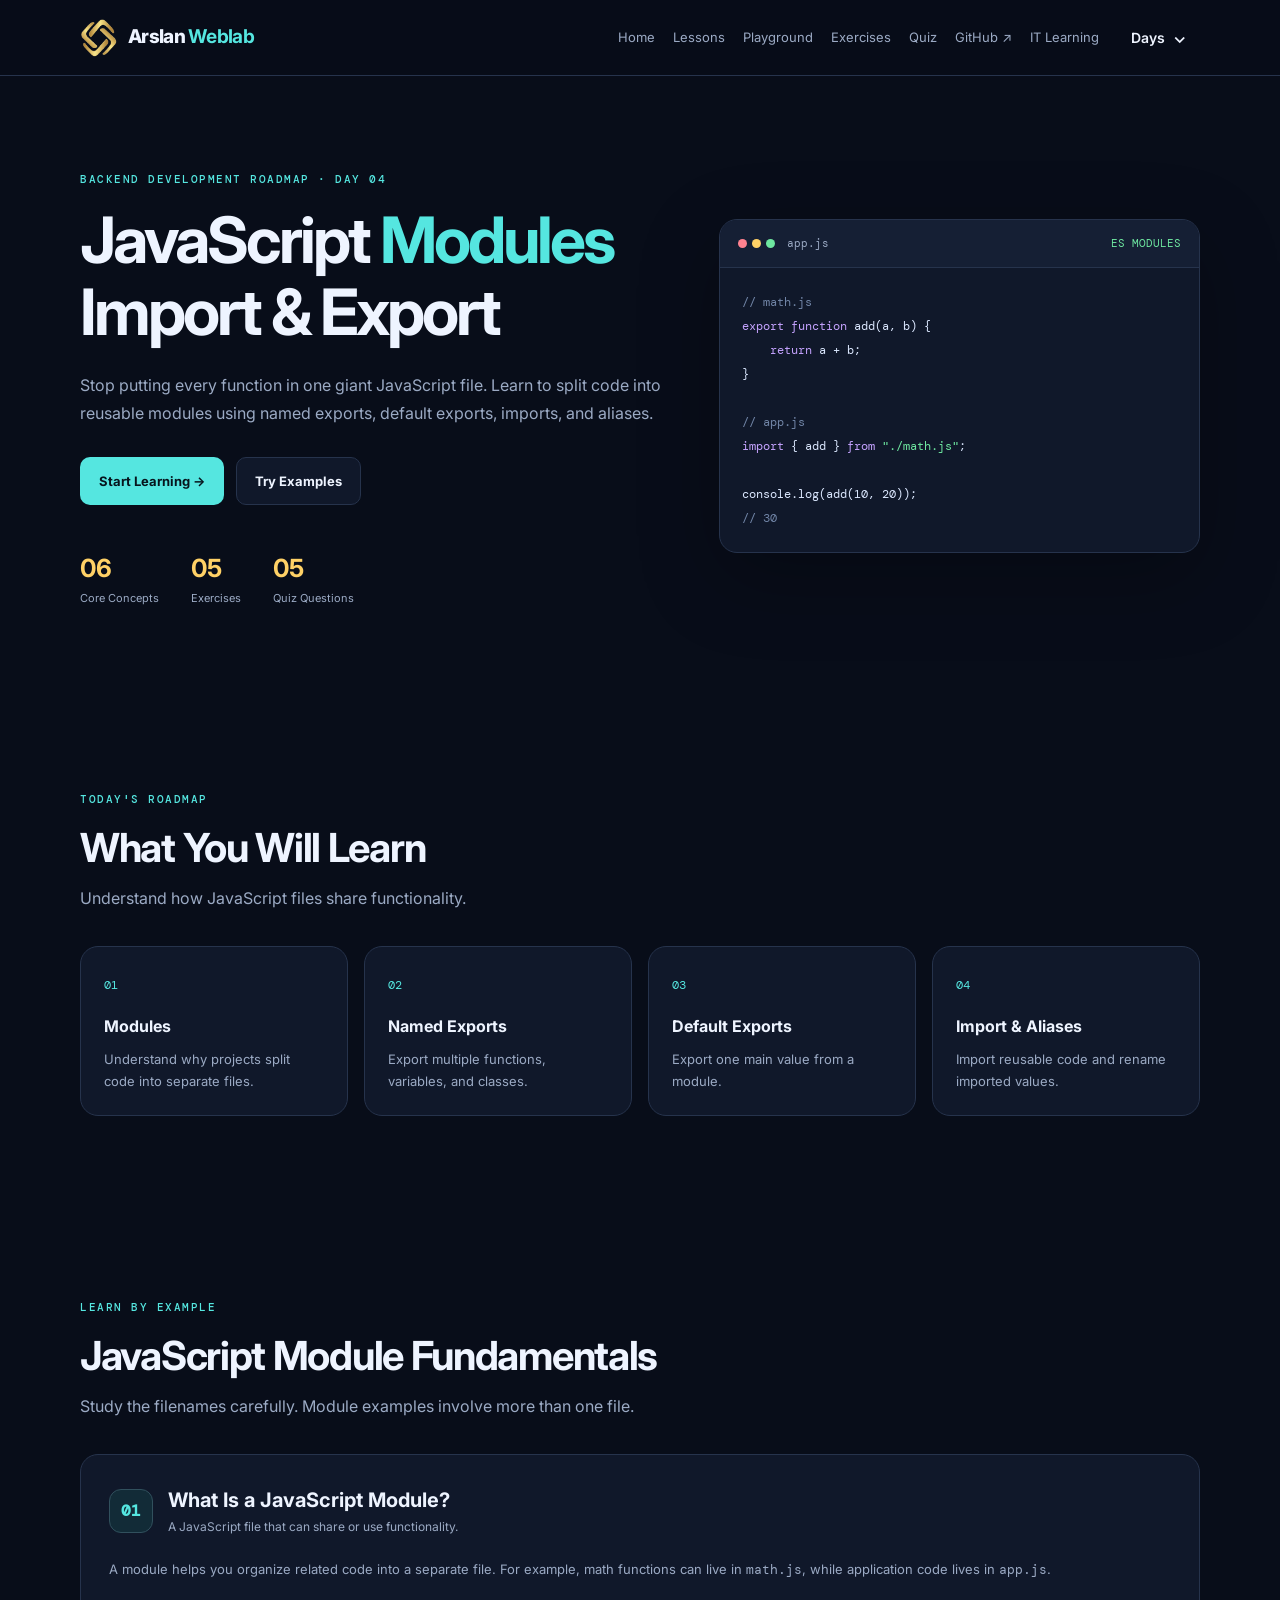
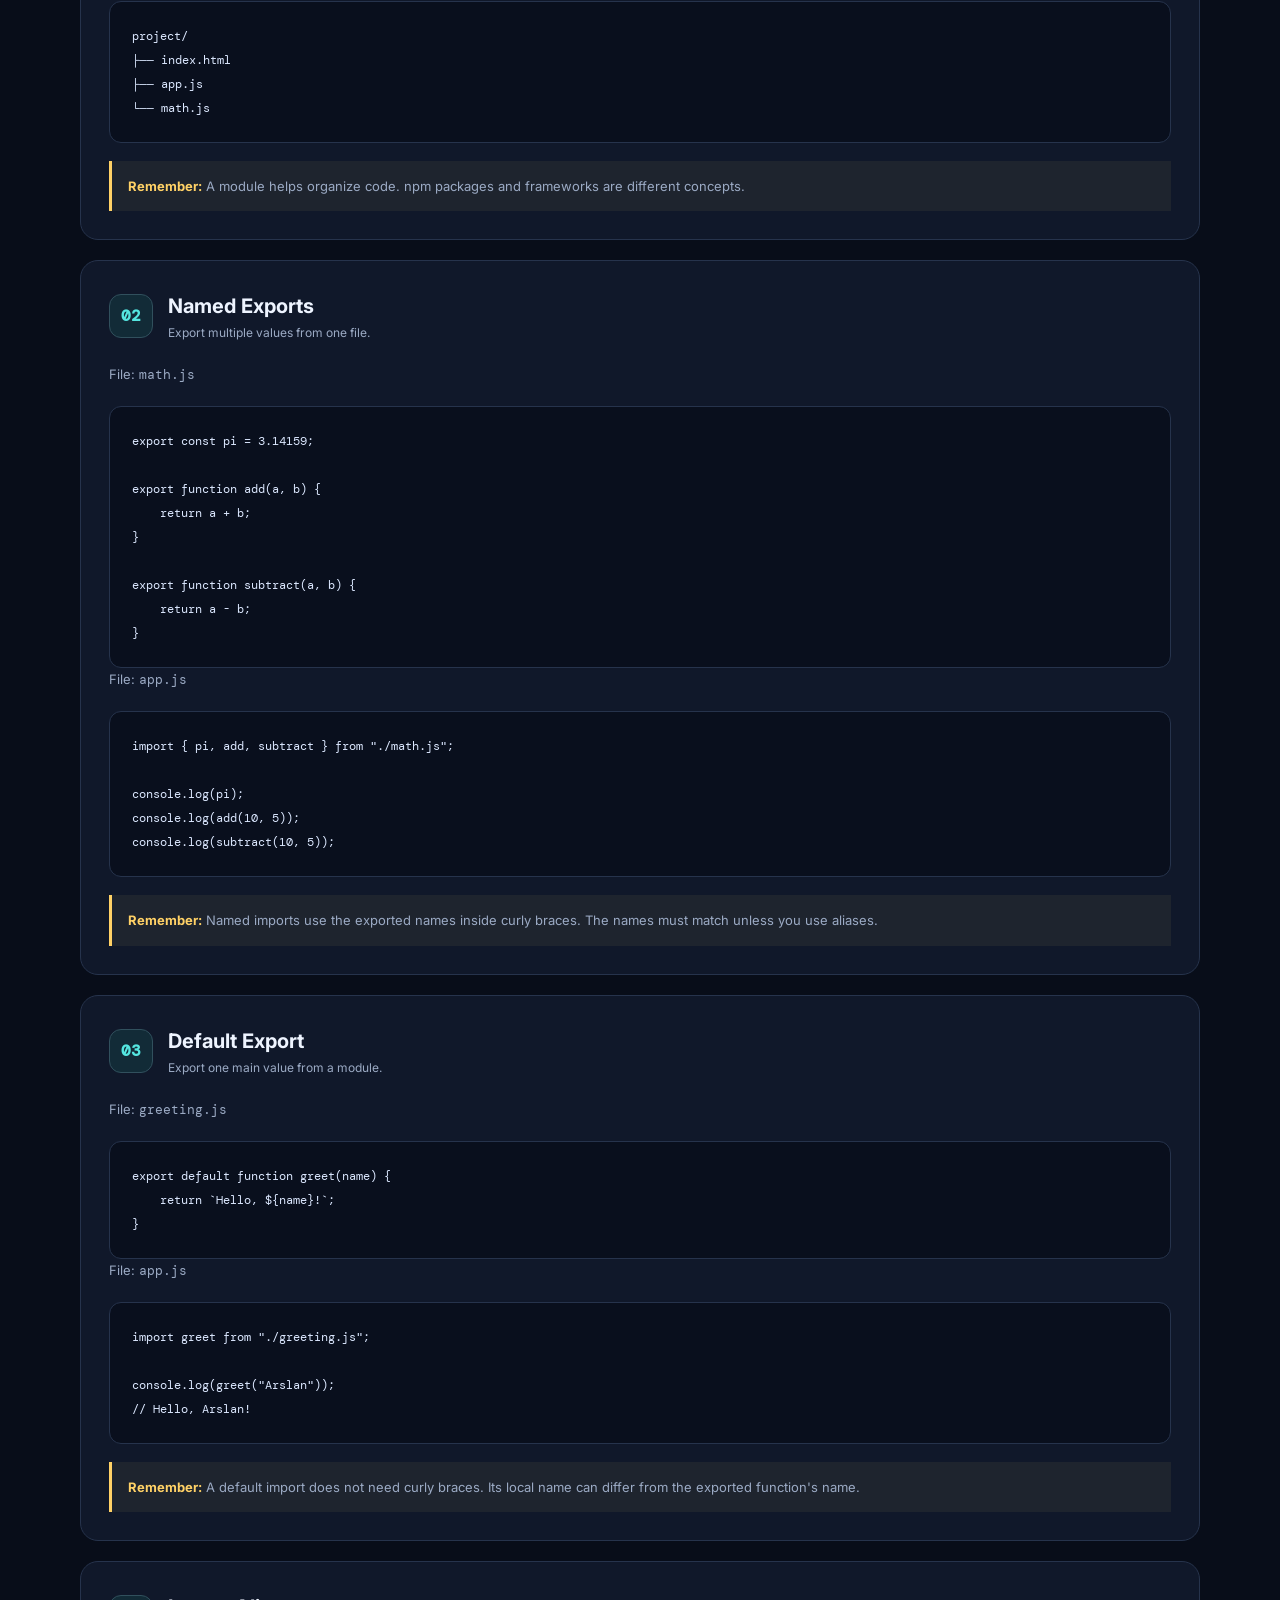
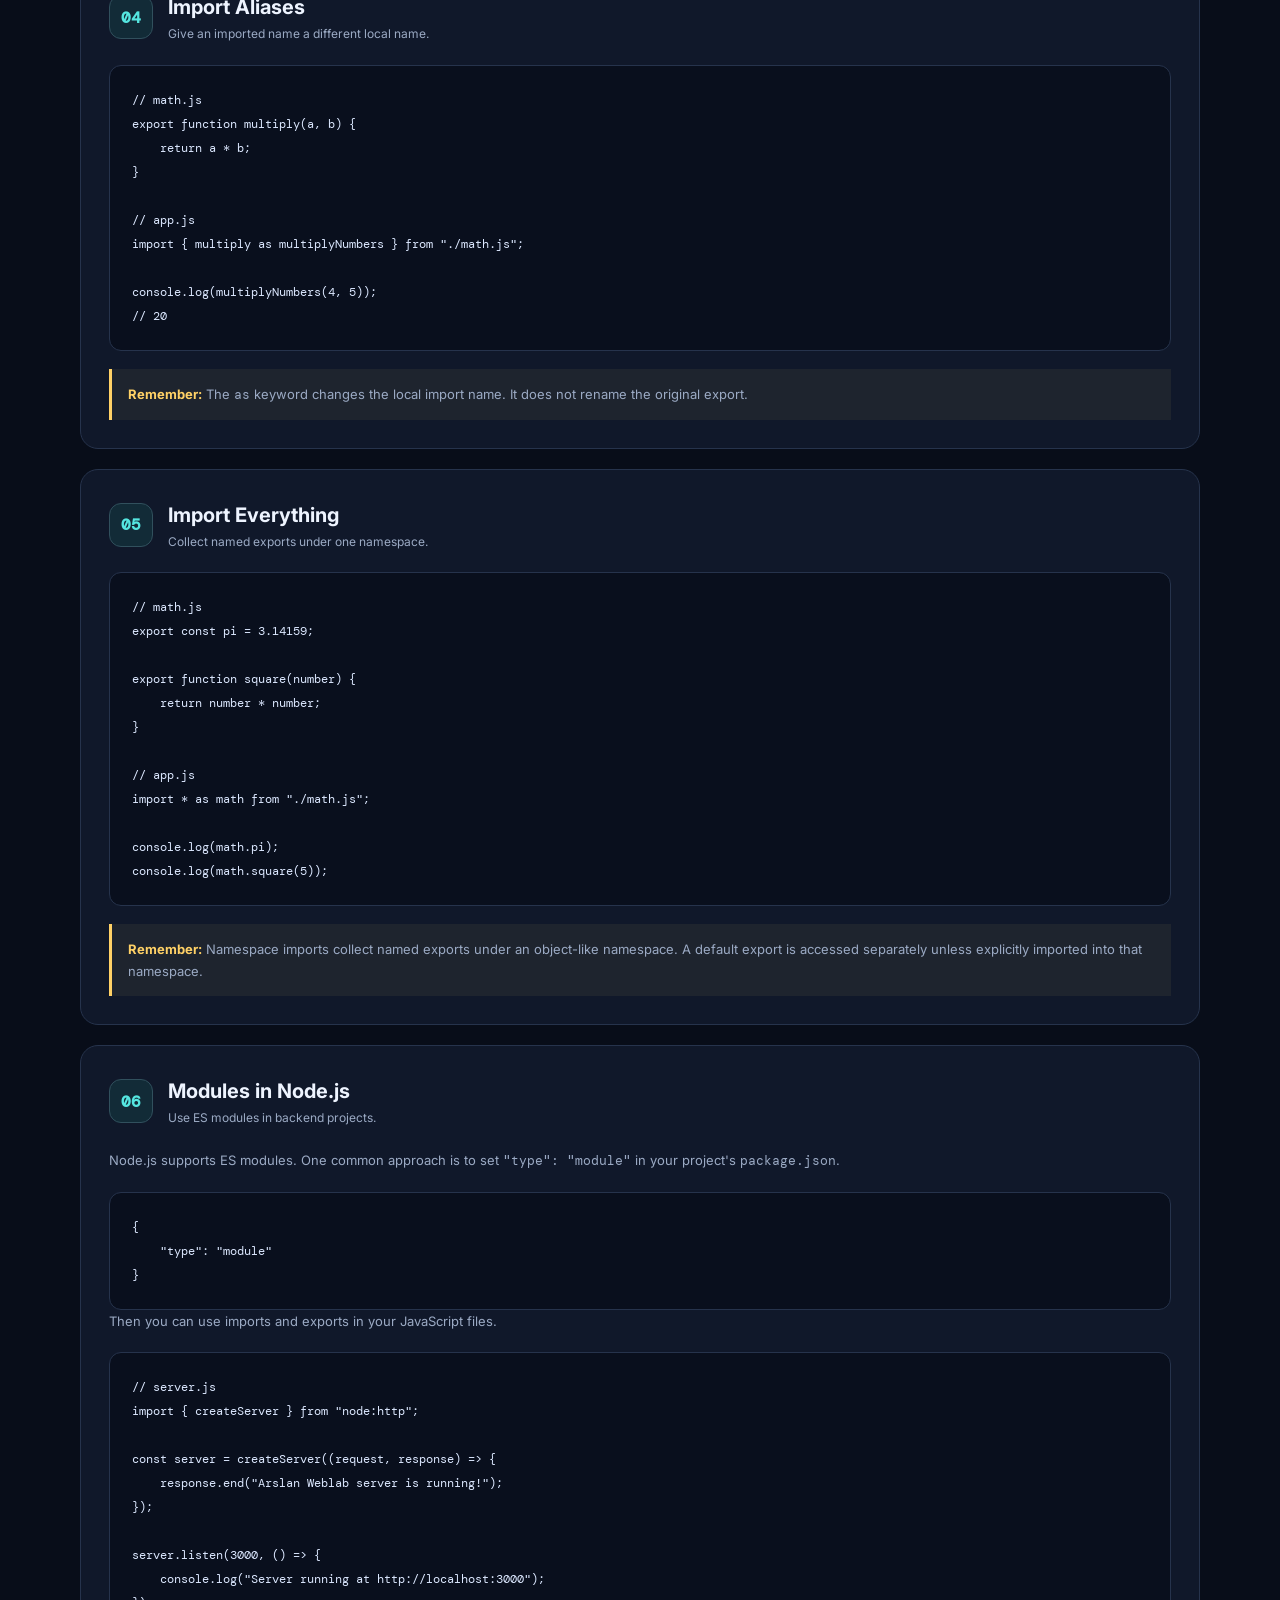
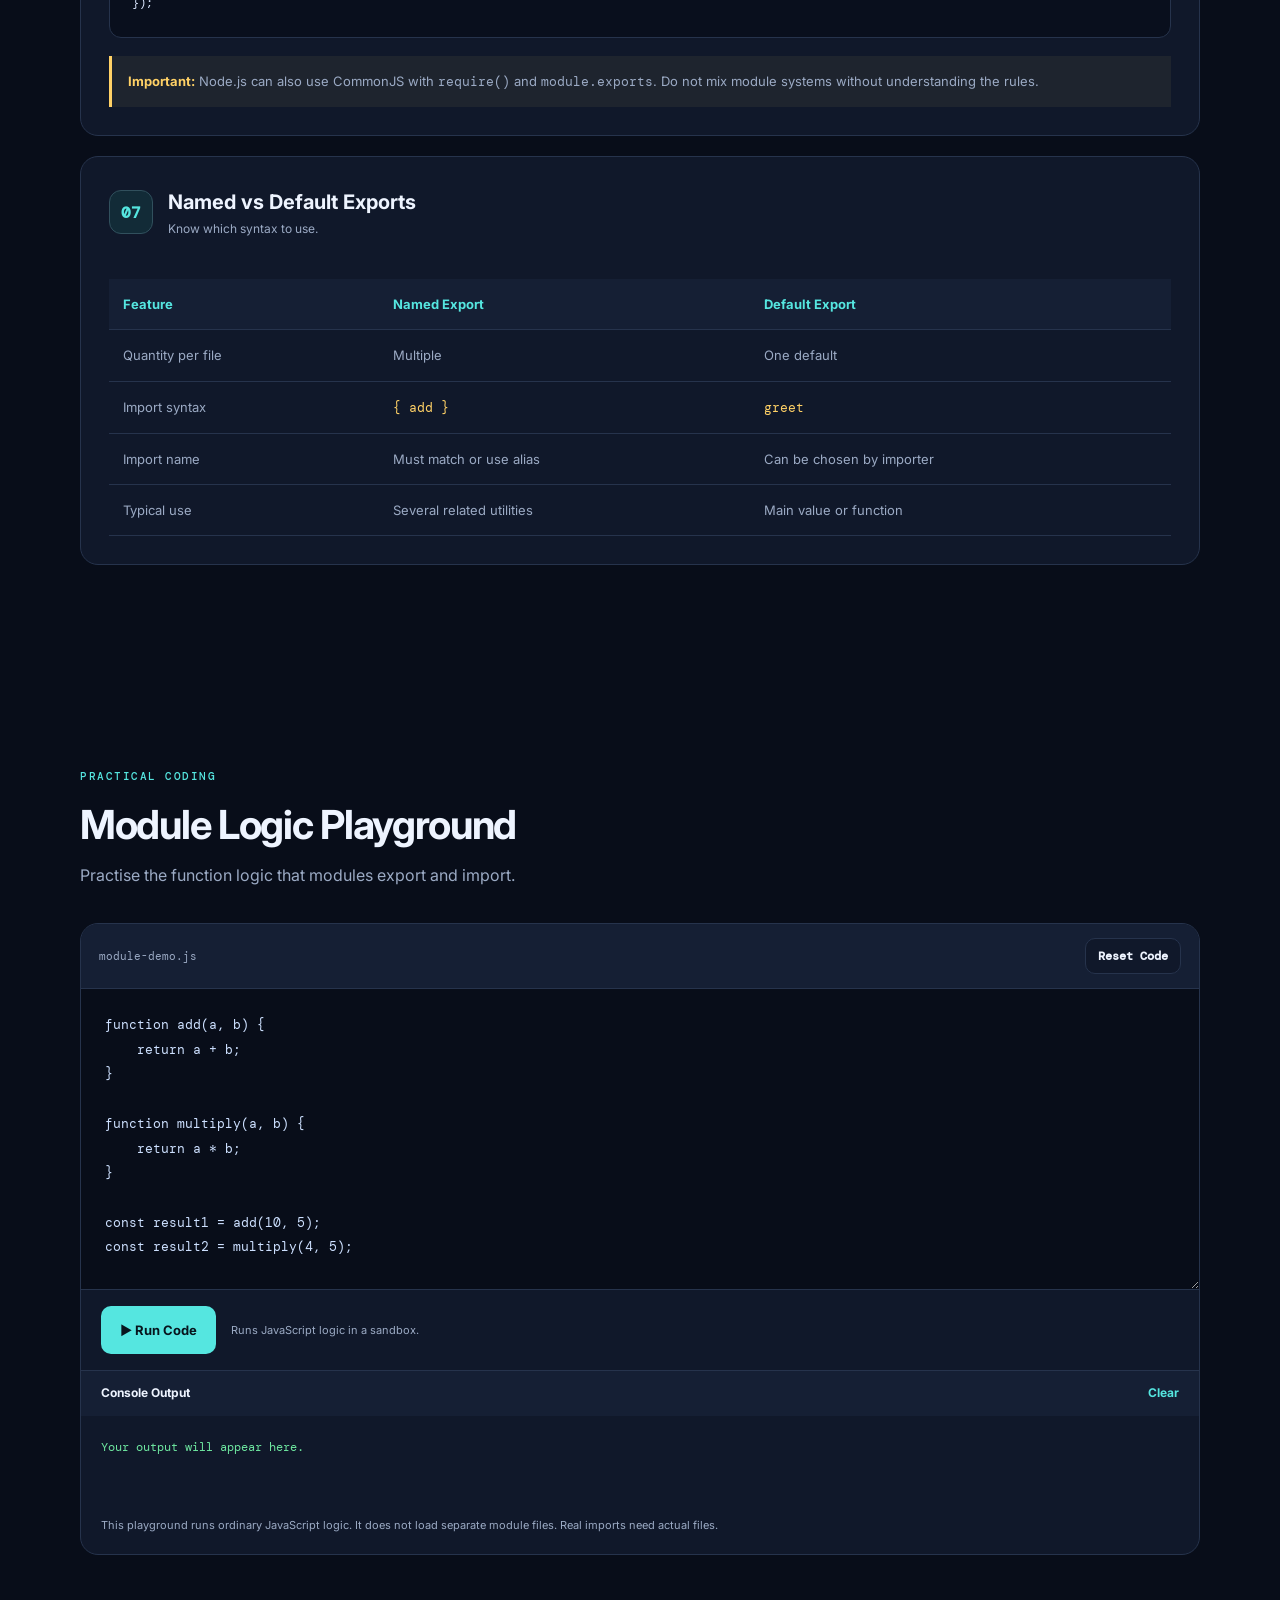
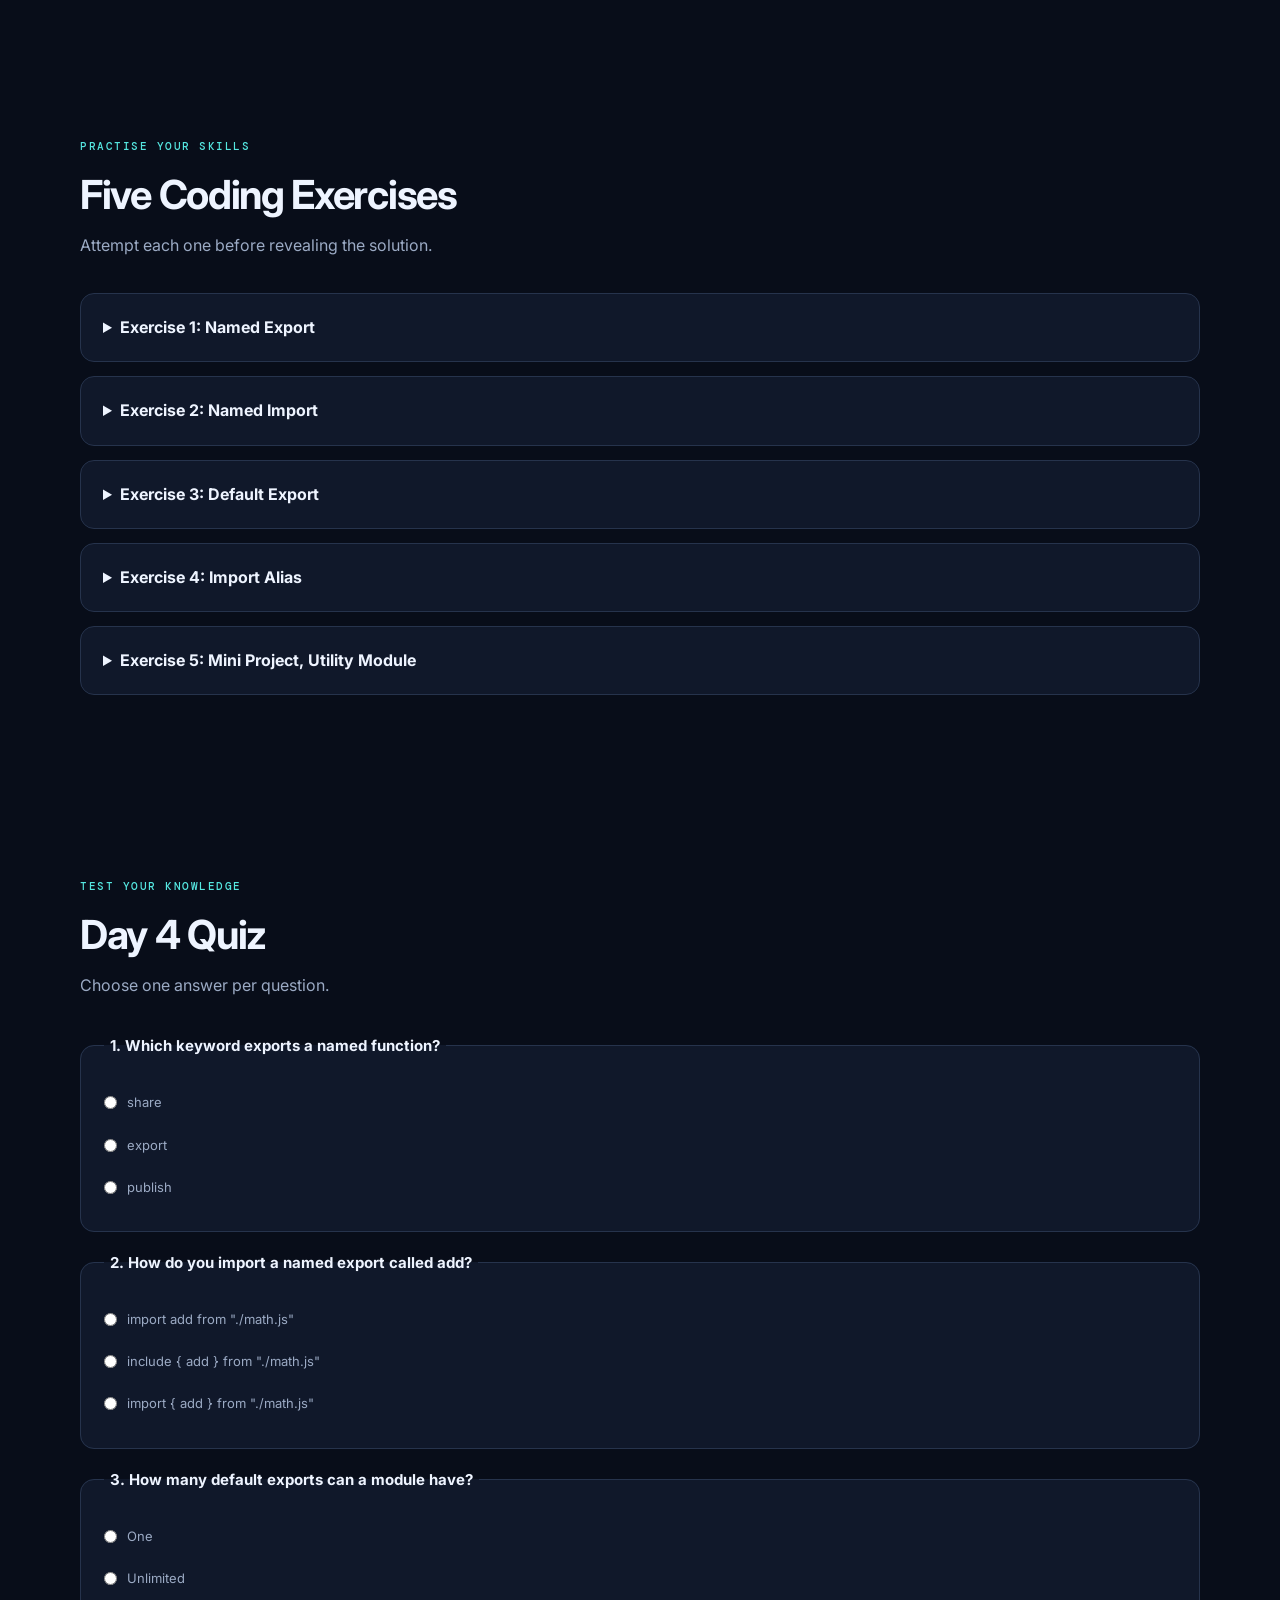
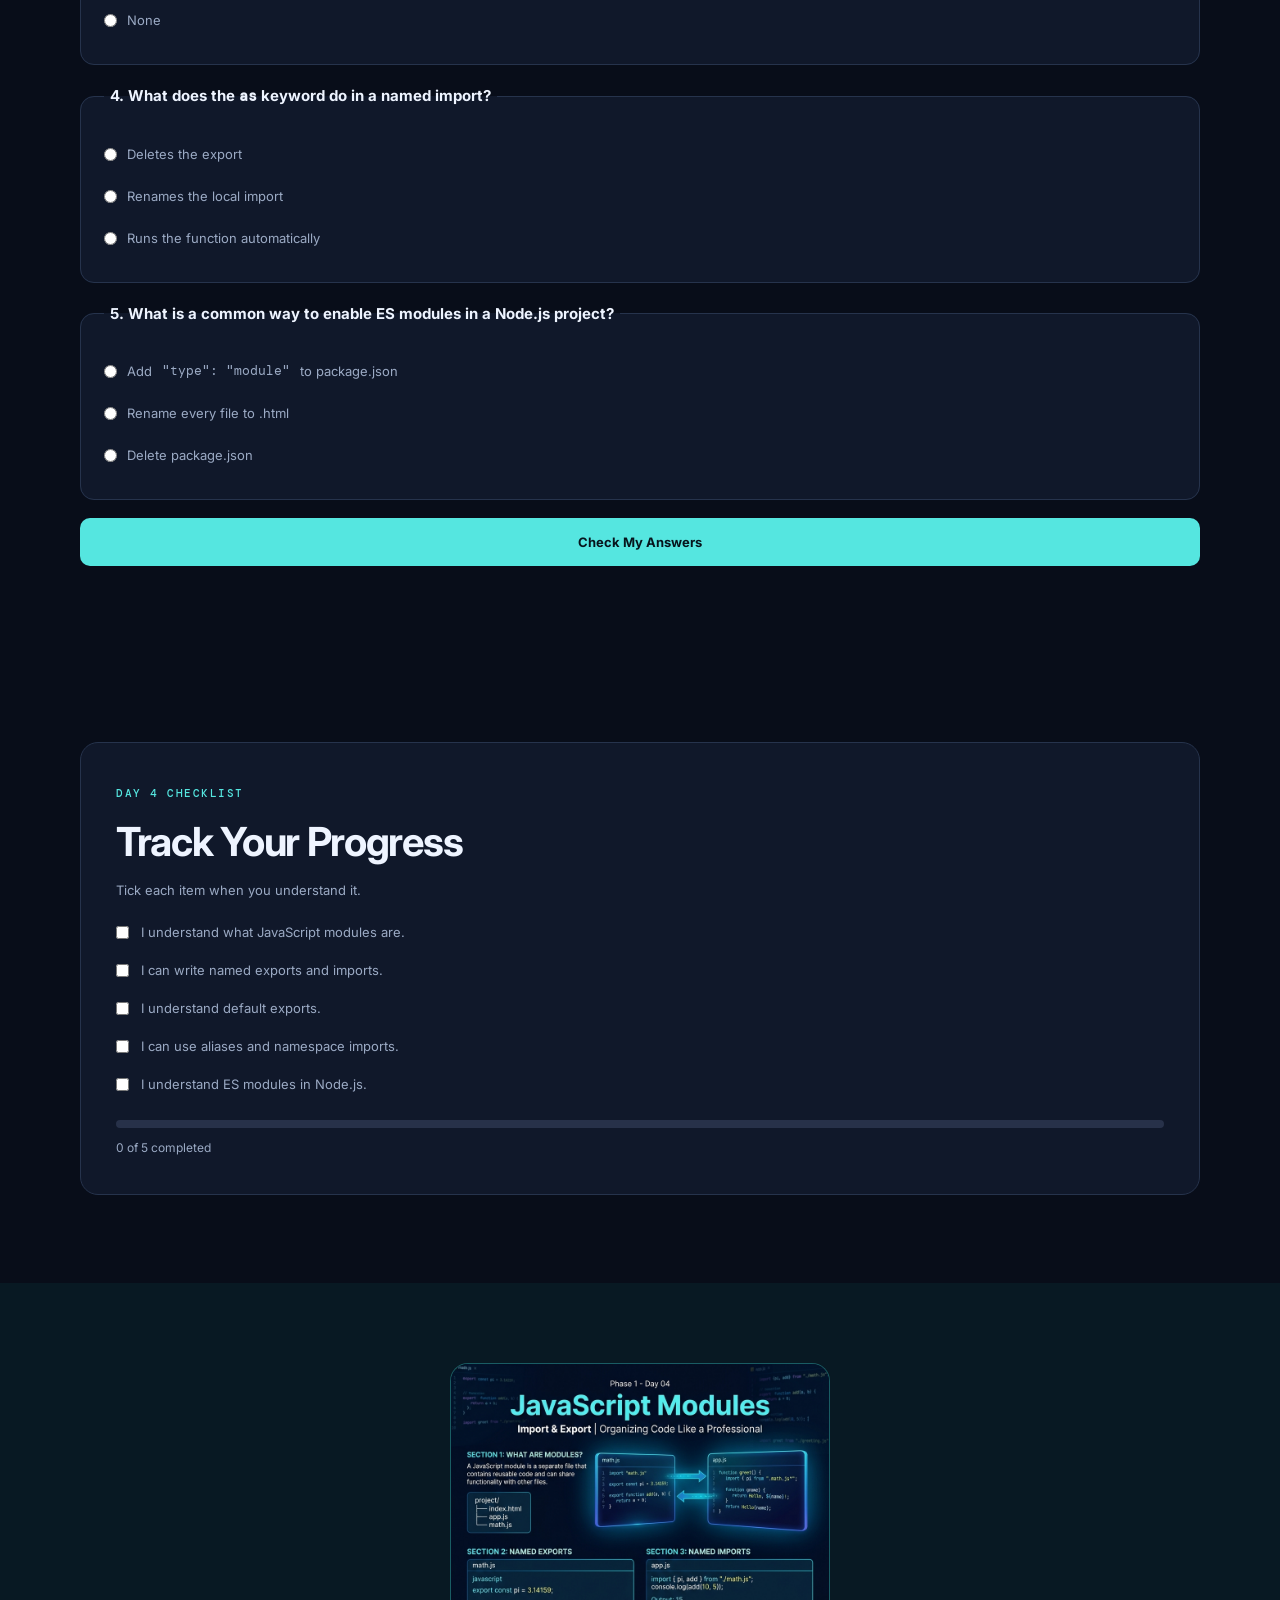
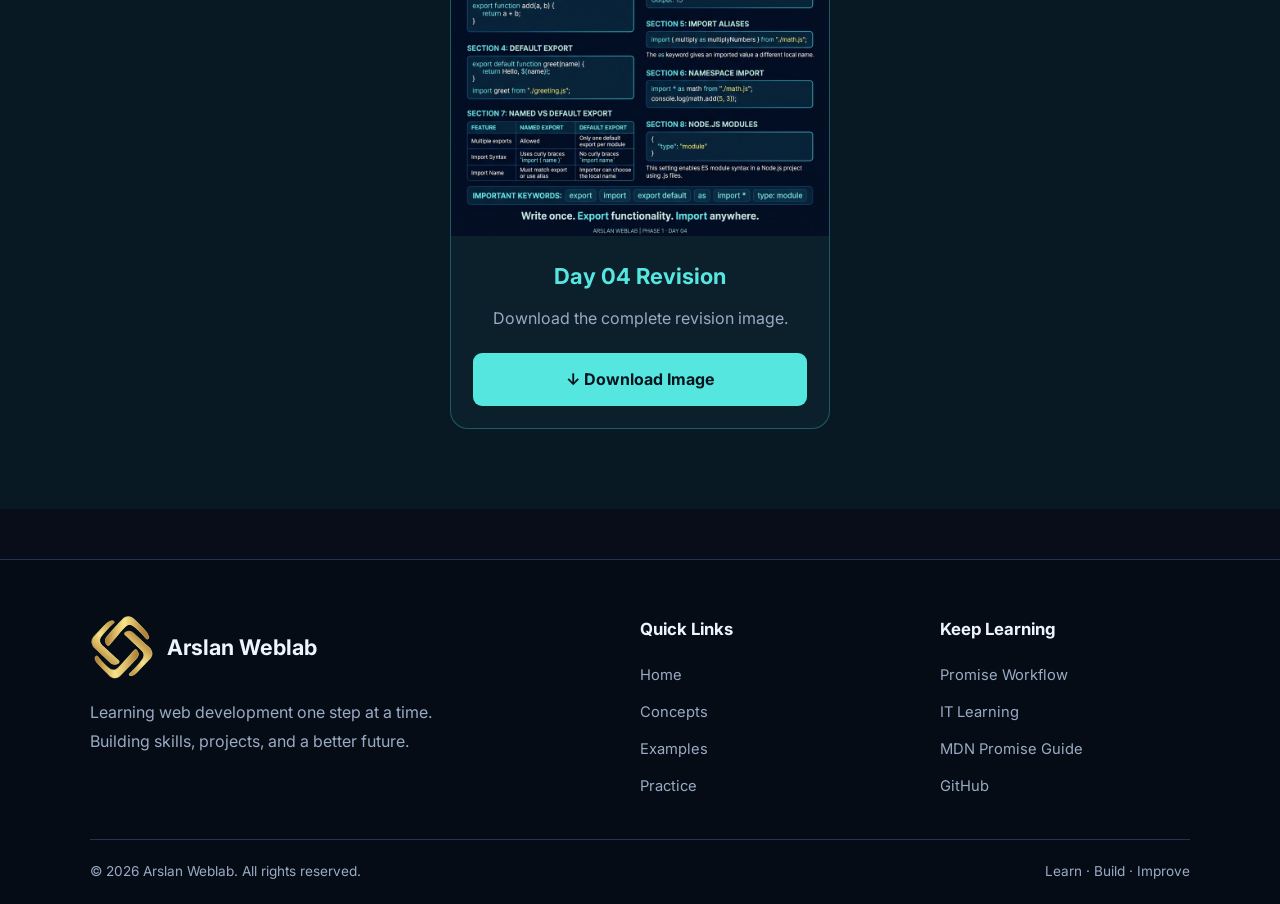
<file: Day 4/index.html>
<!DOCTYPE html>
<html lang="en">

<head>
    <meta charset="UTF-8">
    <meta name="viewport" content="width=device-width, initial-scale=1.0">
    <meta name="theme-color" content="#080d19">

    <title>Day 4 | JavaScript Modules | Arslan Weblab</title>

    <link rel="icon" href="logo.webp">

    <link rel="stylesheet" href="style.css">
    <script src="script.js" defer></script>
</head>

<body>

    <header class="navbar">
        <a href="https://arslan-weblab.netlify.app/" target="_blank" class="brand">
            <img src="logo.webp" alt="Arslan Weblab logo" onerror="this.style.display='none'">
            <span>Arslan <strong>Weblab</strong></span>
        </a>

        <button class="menu-toggle" id="menuToggle" aria-label="Toggle navigation" aria-expanded="false">☰</button>

        <nav class="nav-links" id="navLinks">
            <a href="#home">Home</a>
            <a href="#lessons">Lessons</a>
            <a href="#playground">Playground</a>
            <a href="#exercises">Exercises</a>
            <a href="#quiz">Quiz</a>
            <a href="https://github.com/" target="_blank" rel="noopener noreferrer">GitHub ↗</a>
            <a href="#it-learning">IT Learning</a>

            <div class="nav-dropdown">
                <button class="nav-dropdown-btn" type="button">
                    Days <span>⌄</span>
                </button>

                <div class="nav-dropdown-menu">
                    <a href="../Day 1/index.html">Day 01</a>
                    <a href="../Day 2/index.html">Day 02</a>
                    <a href="../Day 3/index.html">Day 03</a>
                    <a href="../Day 4/index.html" class="active">Day 04</a>
                    <a href="../Day 5/index.html">Day 05</a>
                    <a href="../Day 6/index.html">Day 06</a>
                    <a href="../Day 7/index.html">Day 07</a>
                    <a href="../Day 8/index.html">Day 08</a>
                    <a href="../Day 9/index.html">Day 09</a>
                    <a href="../Day 10/index.html">Day 10</a>
                </div>
            </div>
        </nav>
    </header>

    <main>
        <section class="hero section" id="home">
            <div class="hero-content">
                <span class="eyebrow">BACKEND DEVELOPMENT ROADMAP · DAY 04</span>

                <h1>JavaScript <span>Modules</span><br>Import & Export</h1>

                <p>
                    Stop putting every function in one giant JavaScript file.
                    Learn to split code into reusable modules using named exports,
                    default exports, imports, and aliases.
                </p>

                <div class="hero-actions">
                    <a href="#lessons" class="btn btn-primary">Start Learning →</a>
                    <a href="#playground" class="btn btn-secondary">Try Examples</a>
                </div>

                <div class="hero-stats">
                    <div><strong>06</strong><span>Core Concepts</span></div>
                    <div><strong>05</strong><span>Exercises</span></div>
                    <div><strong>05</strong><span>Quiz Questions</span></div>
                </div>
            </div>

            <div class="code-card">
                <div class="code-header">
                    <div class="window-dots"><i></i><i></i><i></i></div>
                    <span>app.js</span>
                    <span class="live-tag">ES MODULES</span>
                </div>

                <pre><code><span class="comment">// math.js</span>
<span class="keyword">export function</span> add(a, b) {
    <span class="keyword">return</span> a + b;
}

<span class="comment">// app.js</span>
<span class="keyword">import</span> { add } <span class="keyword">from</span> <span class="string">"./math.js"</span>;

console.log(add(10, 20));
<span class="comment">// 30</span></code></pre>
            </div>
        </section>

        <section class="section" id="overview">
            <div class="section-heading">
                <span class="eyebrow">TODAY'S ROADMAP</span>
                <h2>What You Will Learn</h2>
                <p>Understand how JavaScript files share functionality.</p>
            </div>

            <div class="goal-grid">
                <article class="goal-card">
                    <span class="goal-number">01</span>
                    <h3>Modules</h3>
                    <p>Understand why projects split code into separate files.</p>
                </article>

                <article class="goal-card">
                    <span class="goal-number">02</span>
                    <h3>Named Exports</h3>
                    <p>Export multiple functions, variables, and classes.</p>
                </article>

                <article class="goal-card">
                    <span class="goal-number">03</span>
                    <h3>Default Exports</h3>
                    <p>Export one main value from a module.</p>
                </article>

                <article class="goal-card">
                    <span class="goal-number">04</span>
                    <h3>Import & Aliases</h3>
                    <p>Import reusable code and rename imported values.</p>
                </article>
            </div>
        </section>

        <section class="section" id="lessons">
            <div class="section-heading">
                <span class="eyebrow">LEARN BY EXAMPLE</span>
                <h2>JavaScript Module Fundamentals</h2>
                <p>Study the filenames carefully. Module examples involve more than one file.</p>
            </div>

            <article class="lesson-card">
                <div class="lesson-title">
                    <span class="lesson-icon">01</span>
                    <div>
                        <h3>What Is a JavaScript Module?</h3>
                        <p>A JavaScript file that can share or use functionality.</p>
                    </div>
                </div>

                <p>
                    A module helps you organize related code into a separate file.
                    For example, math functions can live in <code>math.js</code>,
                    while application code lives in <code>app.js</code>.
                </p>

                <div class="code-example">
                    <pre><code>project/
├── index.html
├── app.js
└── math.js</code></pre>
                </div>

                <div class="tip">
                    <strong>Remember:</strong> A module helps organize code.
                    npm packages and frameworks are different concepts.
                </div>
            </article>

            <article class="lesson-card">
                <div class="lesson-title">
                    <span class="lesson-icon">02</span>
                    <div>
                        <h3>Named Exports</h3>
                        <p>Export multiple values from one file.</p>
                    </div>
                </div>

                <p>File: <code>math.js</code></p>

                <div class="code-example">
                    <pre><code>export const pi = 3.14159;

export function add(a, b) {
    return a + b;
}

export function subtract(a, b) {
    return a - b;
}</code></pre>
                </div>

                <p>File: <code>app.js</code></p>

                <div class="code-example">
                    <pre><code>import { pi, add, subtract } from "./math.js";

console.log(pi);
console.log(add(10, 5));
console.log(subtract(10, 5));</code></pre>
                </div>

                <div class="tip">
                    <strong>Remember:</strong> Named imports use the exported names
                    inside curly braces. The names must match unless you use aliases.
                </div>
            </article>

            <article class="lesson-card">
                <div class="lesson-title">
                    <span class="lesson-icon">03</span>
                    <div>
                        <h3>Default Export</h3>
                        <p>Export one main value from a module.</p>
                    </div>
                </div>

                <p>File: <code>greeting.js</code></p>

                <div class="code-example">
                    <pre><code>export default function greet(name) {
    return `Hello, ${name}!`;
}</code></pre>
                </div>

                <p>File: <code>app.js</code></p>

                <div class="code-example">
                    <pre><code>import greet from "./greeting.js";

console.log(greet("Arslan"));
// Hello, Arslan!</code></pre>
                </div>

                <div class="tip">
                    <strong>Remember:</strong> A default import does not need curly
                    braces. Its local name can differ from the exported function's name.
                </div>
            </article>

            <article class="lesson-card">
                <div class="lesson-title">
                    <span class="lesson-icon">04</span>
                    <div>
                        <h3>Import Aliases</h3>
                        <p>Give an imported name a different local name.</p>
                    </div>
                </div>

                <div class="code-example">
                    <pre><code>// math.js
export function multiply(a, b) {
    return a * b;
}

// app.js
import { multiply as multiplyNumbers } from "./math.js";

console.log(multiplyNumbers(4, 5));
// 20</code></pre>
                </div>

                <div class="tip">
                    <strong>Remember:</strong> The <code>as</code> keyword changes
                    the local import name. It does not rename the original export.
                </div>
            </article>

            <article class="lesson-card">
                <div class="lesson-title">
                    <span class="lesson-icon">05</span>
                    <div>
                        <h3>Import Everything</h3>
                        <p>Collect named exports under one namespace.</p>
                    </div>
                </div>

                <div class="code-example">
                    <pre><code>// math.js
export const pi = 3.14159;

export function square(number) {
    return number * number;
}

// app.js
import * as math from "./math.js";

console.log(math.pi);
console.log(math.square(5));</code></pre>
                </div>

                <div class="tip">
                    <strong>Remember:</strong> Namespace imports collect named
                    exports under an object-like namespace. A default export is
                    accessed separately unless explicitly imported into that namespace.
                </div>
            </article>

            <article class="lesson-card">
                <div class="lesson-title">
                    <span class="lesson-icon">06</span>
                    <div>
                        <h3>Modules in Node.js</h3>
                        <p>Use ES modules in backend projects.</p>
                    </div>
                </div>

                <p>
                    Node.js supports ES modules. One common approach is to set
                    <code>"type": "module"</code> in your project's
                    <code>package.json</code>.
                </p>

                <div class="code-example">
                    <pre><code>{
    "type": "module"
}</code></pre>
                </div>

                <p>Then you can use imports and exports in your JavaScript files.</p>

                <div class="code-example">
                    <pre><code>// server.js
import { createServer } from "node:http";

const server = createServer((request, response) => {
    response.end("Arslan Weblab server is running!");
});

server.listen(3000, () => {
    console.log("Server running at http://localhost:3000");
});</code></pre>
                </div>

                <div class="tip">
                    <strong>Important:</strong> Node.js can also use CommonJS
                    with <code>require()</code> and <code>module.exports</code>.
                    Do not mix module systems without understanding the rules.
                </div>
            </article>

            <article class="lesson-card">
                <div class="lesson-title">
                    <span class="lesson-icon">07</span>
                    <div>
                        <h3>Named vs Default Exports</h3>
                        <p>Know which syntax to use.</p>
                    </div>
                </div>

                <div class="table-wrap">
                    <table>
                        <thead>
                            <tr>
                                <th>Feature</th>
                                <th>Named Export</th>
                                <th>Default Export</th>
                            </tr>
                        </thead>
                        <tbody>
                            <tr>
                                <td>Quantity per file</td>
                                <td>Multiple</td>
                                <td>One default</td>
                            </tr>
                            <tr>
                                <td>Import syntax</td>
                                <td><code>{ add }</code></td>
                                <td><code>greet</code></td>
                            </tr>
                            <tr>
                                <td>Import name</td>
                                <td>Must match or use alias</td>
                                <td>Can be chosen by importer</td>
                            </tr>
                            <tr>
                                <td>Typical use</td>
                                <td>Several related utilities</td>
                                <td>Main value or function</td>
                            </tr>
                        </tbody>
                    </table>
                </div>
            </article>
        </section>

        <section class="section" id="playground">
            <div class="section-heading">
                <span class="eyebrow">PRACTICAL CODING</span>
                <h2>Module Logic Playground</h2>
                <p>Practise the function logic that modules export and import.</p>
            </div>

            <div class="playground">
                <div class="editor-header">
                    <span>module-demo.js</span>
                    <button class="btn btn-small btn-secondary" id="resetCode">Reset Code</button>
                </div>

                <label class="sr-only" for="codeEditor">JavaScript code editor</label>

                <textarea id="codeEditor" spellcheck="false" autocapitalize="off" autocomplete="off">function add(a, b) {
    return a + b;
}

function multiply(a, b) {
    return a * b;
}

const result1 = add(10, 5);
const result2 = multiply(4, 5);

console.log("Addition:", result1);
console.log("Multiplication:", result2);</textarea>

                <div class="editor-actions">
                    <button class="btn btn-primary" id="runCode">▶ Run Code</button>
                    <span class="small-muted">Runs JavaScript logic in a sandbox.</span>
                </div>

                <div class="output-heading">
                    <span>Console Output</span>
                    <button class="text-button" id="clearOutput">Clear</button>
                </div>

                <pre id="consoleOutput" class="console-output" aria-live="polite">Your output will appear here.</pre>

                <p class="small-muted security-note">
                    This playground runs ordinary JavaScript logic. It does not
                    load separate module files. Real imports need actual files.
                </p>
            </div>
        </section>

        <section class="section" id="exercises">
            <div class="section-heading">
                <span class="eyebrow">PRACTISE YOUR SKILLS</span>
                <h2>Five Coding Exercises</h2>
                <p>Attempt each one before revealing the solution.</p>
            </div>

            <div class="exercise-list">
                <details class="exercise">
                    <summary>Exercise 1: Named Export</summary>
                    <p>Write a function named <code>subtract</code> and export it.</p>
                    <button class="btn btn-small btn-secondary show-solution">Show Solution</button>
                    <pre class="solution"><code>export function subtract(a, b) {
    return a - b;
}</code></pre>
                </details>

                <details class="exercise">
                    <summary>Exercise 2: Named Import</summary>
                    <p>Import the <code>subtract</code> function from <code>math.js</code>.</p>
                    <button class="btn btn-small btn-secondary show-solution">Show Solution</button>
                    <pre class="solution"><code>import { subtract } from "./math.js";

console.log(subtract(10, 4));</code></pre>
                </details>

                <details class="exercise">
                    <summary>Exercise 3: Default Export</summary>
                    <p>Create a default-exported function that greets a user.</p>
                    <button class="btn btn-small btn-secondary show-solution">Show Solution</button>
                    <pre class="solution"><code>// greeting.js
export default function greet(name) {
    return `Welcome, ${name}!`;
}

// app.js
import greet from "./greeting.js";

console.log(greet("Arslan"));</code></pre>
                </details>

                <details class="exercise">
                    <summary>Exercise 4: Import Alias</summary>
                    <p>Import a named function called <code>multiply</code> under the name <code>product</code>.</p>
                    <button class="btn btn-small btn-secondary show-solution">Show Solution</button>
                    <pre class="solution"><code>import { multiply as product } from "./math.js";

console.log(product(3, 4));</code></pre>
                </details>

                <details class="exercise">
                    <summary>Exercise 5: Mini Project, Utility Module</summary>
                    <p>Create a math utility module with two named exports.</p>
                    <button class="btn btn-small btn-secondary show-solution">Show Solution</button>
                    <pre class="solution"><code>// math.js
export function add(a, b) {
    return a + b;
}

export function square(number) {
    return number * number;
}

// app.js
import { add, square } from "./math.js";

console.log(add(5, 3));
console.log(square(4));</code></pre>
                </details>
            </div>
        </section>

        <section class="section" id="quiz">
            <div class="section-heading">
                <span class="eyebrow">TEST YOUR KNOWLEDGE</span>
                <h2>Day 4 Quiz</h2>
                <p>Choose one answer per question.</p>
            </div>

            <form id="quizForm" class="quiz-form">
                <fieldset class="question">
                    <legend>1. Which keyword exports a named function?</legend>
                    <label><input type="radio" name="q1" value="a"> share</label>
                    <label><input type="radio" name="q1" value="b"> export</label>
                    <label><input type="radio" name="q1" value="c"> publish</label>
                </fieldset>

                <fieldset class="question">
                    <legend>2. How do you import a named export called add?</legend>
                    <label><input type="radio" name="q2" value="a"> import add from "./math.js"</label>
                    <label><input type="radio" name="q2" value="b"> include { add } from "./math.js"</label>
                    <label><input type="radio" name="q2" value="c"> import { add } from "./math.js"</label>
                </fieldset>

                <fieldset class="question">
                    <legend>3. How many default exports can a module have?</legend>
                    <label><input type="radio" name="q3" value="a"> One</label>
                    <label><input type="radio" name="q3" value="b"> Unlimited</label>
                    <label><input type="radio" name="q3" value="c"> None</label>
                </fieldset>

                <fieldset class="question">
                    <legend>4. What does the <code>as</code> keyword do in a named import?</legend>
                    <label><input type="radio" name="q4" value="a"> Deletes the export</label>
                    <label><input type="radio" name="q4" value="b"> Renames the local import</label>
                    <label><input type="radio" name="q4" value="c"> Runs the function automatically</label>
                </fieldset>

                <fieldset class="question">
                    <legend>5. What is a common way to enable ES modules in a Node.js project?</legend>
                    <label><input type="radio" name="q5" value="a"> Add <code>"type": "module"</code> to package.json</label>
                    <label><input type="radio" name="q5" value="b"> Rename every file to .html</label>
                    <label><input type="radio" name="q5" value="c"> Delete package.json</label>
                </fieldset>

                <button type="submit" class="btn btn-primary">Check My Answers</button>
                <div class="quiz-result" id="quizResult" aria-live="polite"></div>
            </form>
        </section>

        <section class="section">
            <div class="completion-card">
                <span class="eyebrow">DAY 4 CHECKLIST</span>
                <h2>Track Your Progress</h2>
                <p>Tick each item when you understand it.</p>

                <label><input type="checkbox" class="progress-check"> I understand what JavaScript modules are.</label>
                <label><input type="checkbox" class="progress-check"> I can write named exports and imports.</label>
                <label><input type="checkbox" class="progress-check"> I understand default exports.</label>
                <label><input type="checkbox" class="progress-check"> I can use aliases and namespace imports.</label>
                <label><input type="checkbox" class="progress-check"> I understand ES modules in Node.js.</label>

                <div class="progress-track">
                    <div class="progress-fill" id="progressFill"></div>
                </div>
                <p id="progressText">0 of 5 completed</p>
            </div>
        </section>
    </main>

    <section class="revision-download">
        <div class="download-card">
            <img src="image.webp" alt="JavaScript Day 4 Revision">

            <div class="download-content">
                <h3>Day 04 Revision</h3>
                <p>Download the complete revision image.</p>
                <a href="image.webp" download="Day-04-Revision.png">
                    ↓ Download Image
                </a>
            </div>
        </div>
    </section>

    <footer class="footer" id="footer">
        <div class="footer-container">
            <div class="footer-brand">
                <a href="https://arslan-weblab.netlify.app/" target="_blank" class="footer-logo">
                    <img src="logo.webp" alt="Arslan Weblab Logo">
                    <span>Arslan <strong>Weblab</strong></span>
                </a>

                <p>
                    Learning web development one step at a time.
                    Building skills, projects, and a better future.
                </p>
            </div>

            <div class="footer-links">
                <h3>Quick Links</h3>
                <a href="#home">Home</a>
                <a href="#concepts">Concepts</a>
                <a href="#examples">Examples</a>
                <a href="#practice">Practice</a>
            </div>

            <div class="footer-links">
                <h3>Keep Learning</h3>
                <a href="#workflow">Promise Workflow</a>
                <a href="#footer">IT Learning</a>
                <a href="https://developer.mozilla.org/en-US/docs/Web/JavaScript/Guide/Using_promises" target="_blank"
                    rel="noopener noreferrer">MDN Promise Guide</a>
                <a href="https://github.com/" target="_blank" rel="noopener noreferrer">
                    GitHub
                </a>
            </div>
        </div>

        <div class="footer-bottom">
            <p>© <span id="year"></span> Arslan Weblab. All rights reserved.</p>
            <p>Learn · Build · Improve</p>
        </div>
    </footer>

    <button id="backToTop" class="back-to-top" type="button" aria-label="Back to top" title="Back to top">
        ↑
    </button>
</body>

</html>
</file>
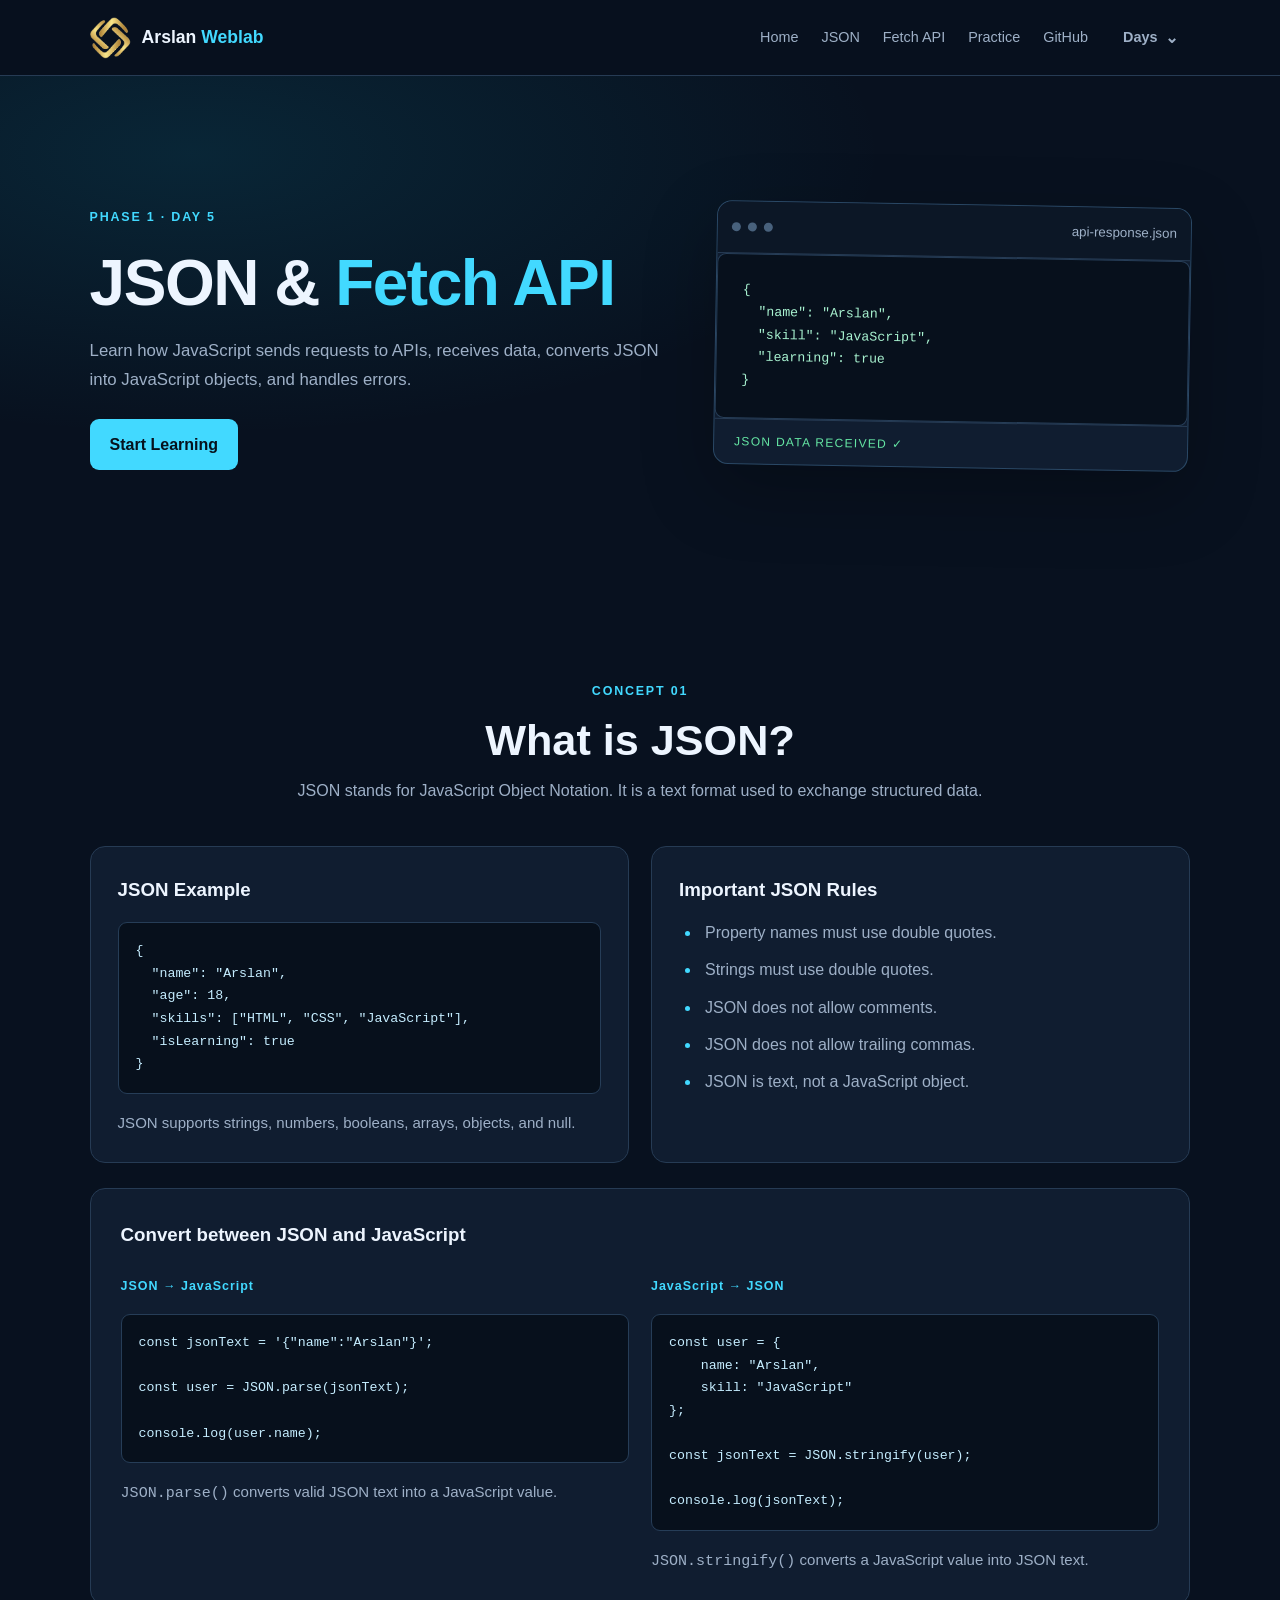
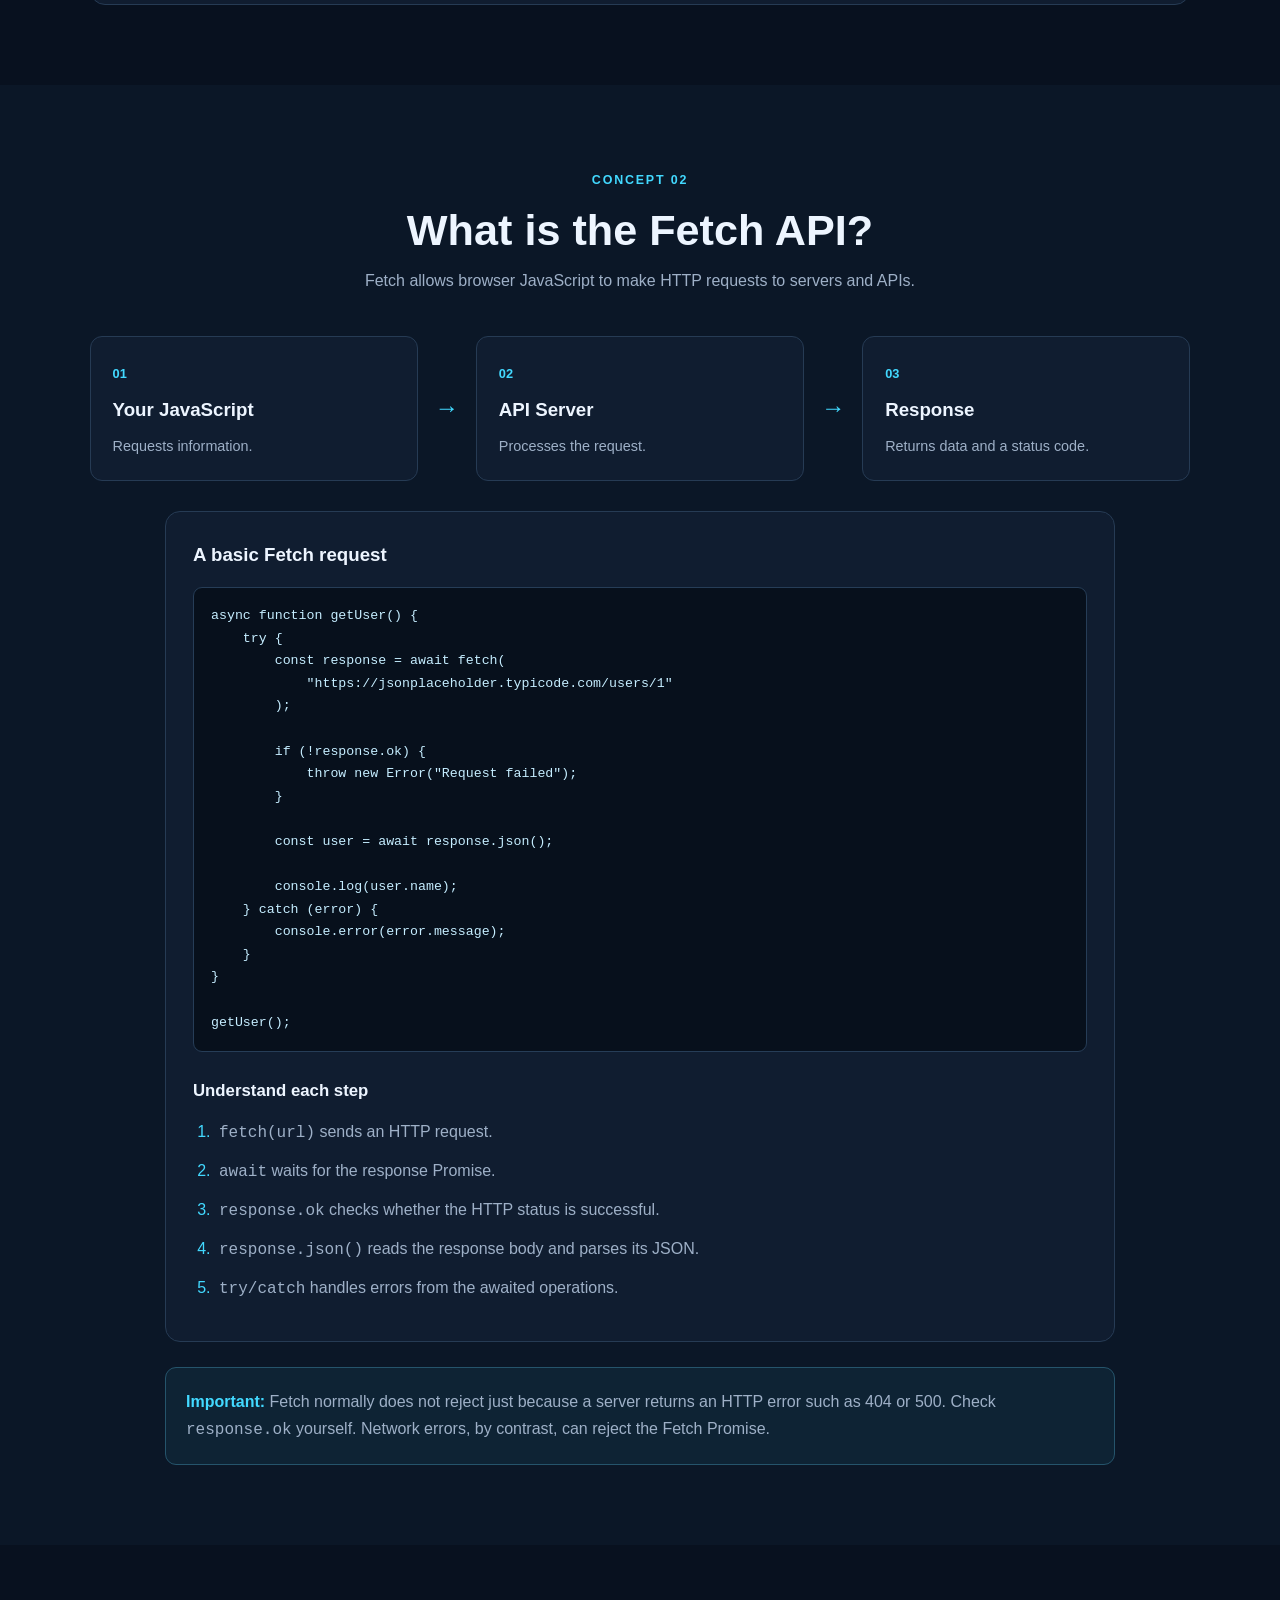
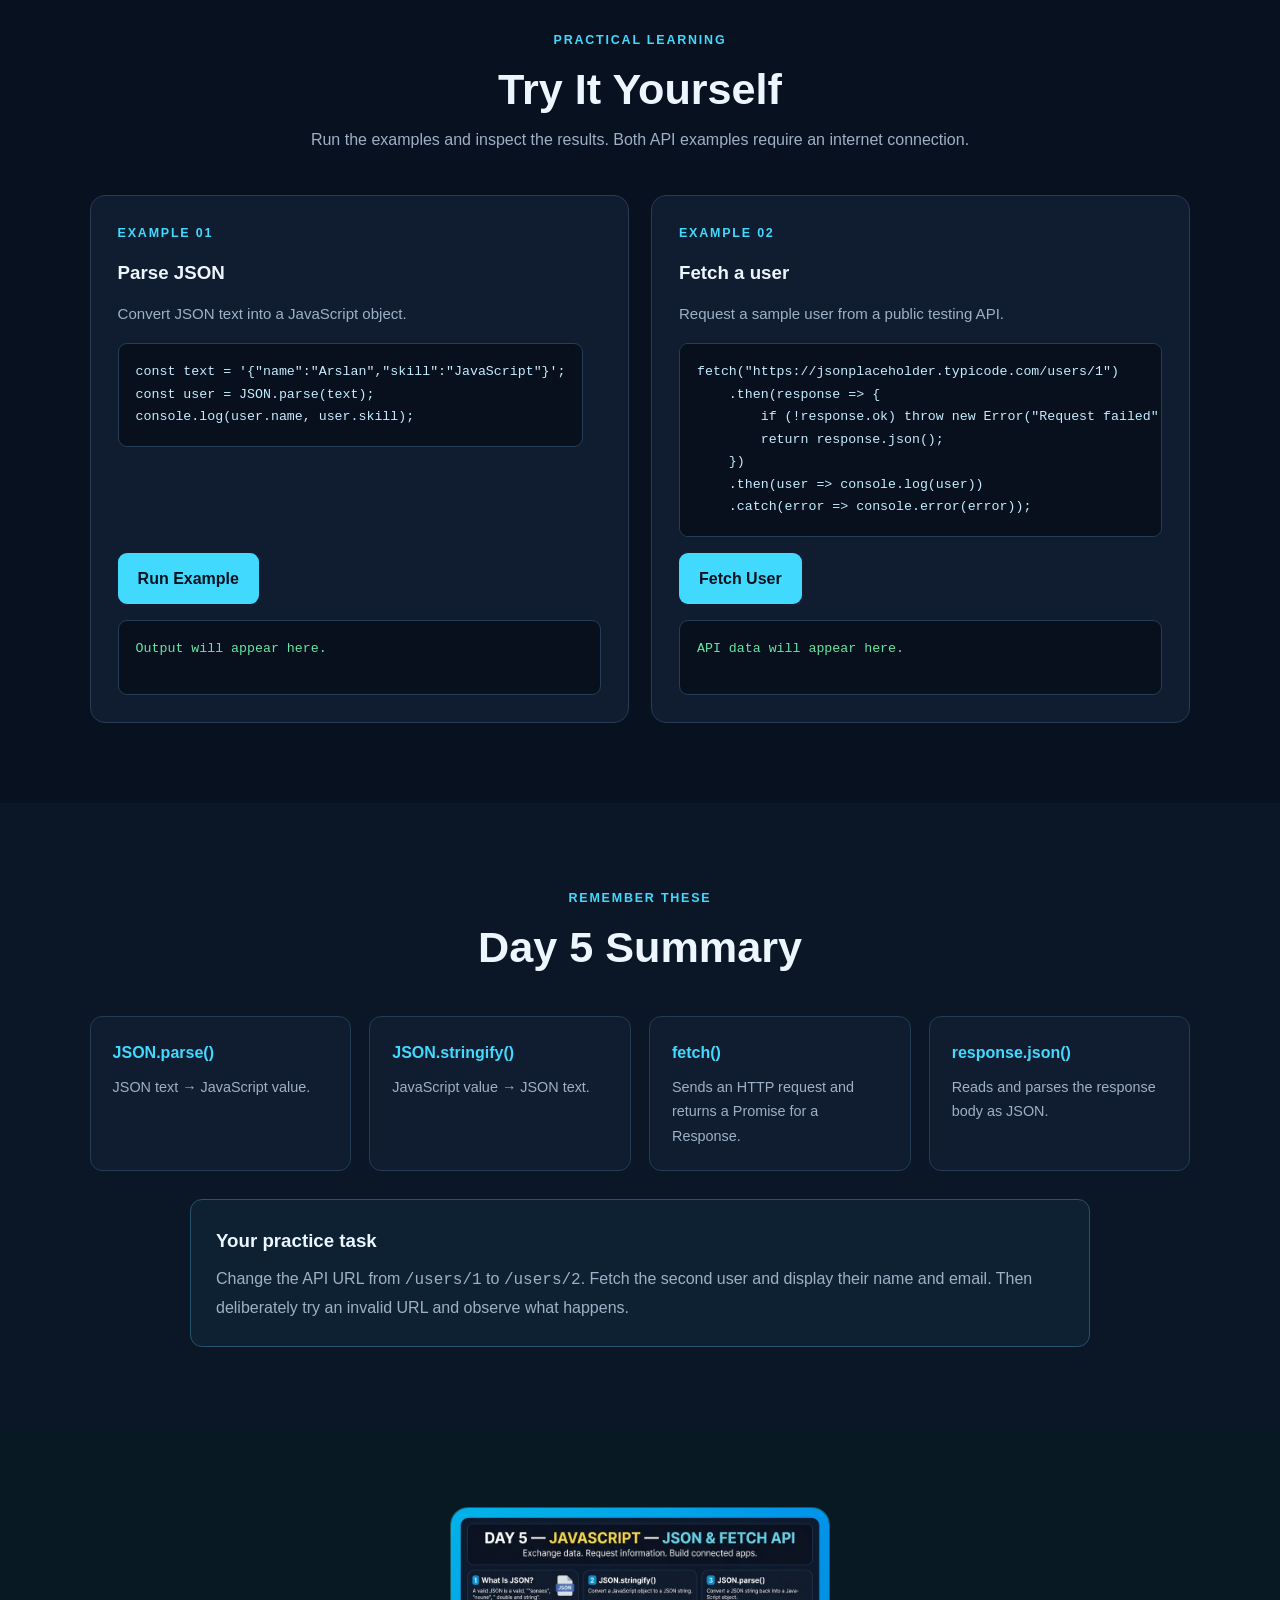
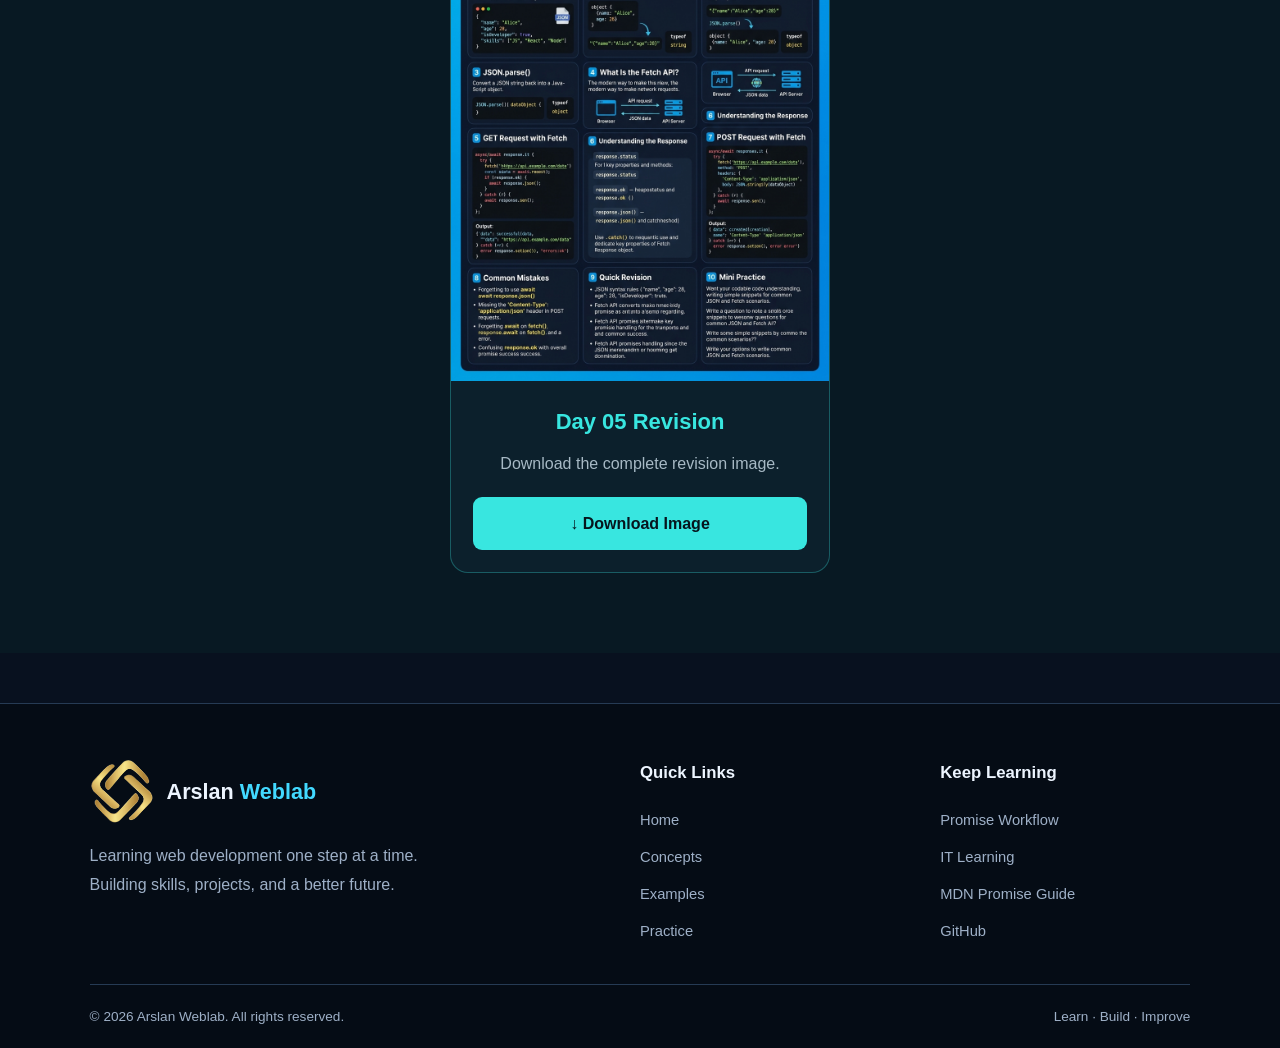
<file: Day 5/index.html>
<!DOCTYPE html>
<html lang="en">

<head>
    <meta charset="UTF-8">
    <meta name="viewport" content="width=device-width, initial-scale=1.0">
    <meta name="description"
        content="Learn JSON, Fetch API, HTTP responses, and asynchronous data fetching with JavaScript.">
    <title>Day 5 | JSON & Fetch API | Arslan Weblab</title>

    <link rel="icon" href="logo.webp">

    <link rel="stylesheet" href="style.css">
</head>

<body>

    <header class="navbar">
        <a href="https://arslan-weblab.netlify.app/" target="_blank" class="brand">
            <img src="logo.webp" alt="Arslan Weblab logo">
            <span>Arslan <b>Weblab</b></span>
        </a>

        <button class="menu-toggle" id="menuToggle" aria-label="Toggle navigation" aria-expanded="false">
            ☰
        </button>

        <nav id="navLinks">
            <a href="#home">Home</a>
            <a href="#json">JSON</a>
            <a href="#fetch">Fetch API</a>
            <a href="#practice">Practice</a>
            <a href="https://github.com/" target="_blank" rel="noopener noreferrer">GitHub</a>

            <div class="nav-dropdown">
                <button class="nav-dropdown-btn" type="button">
                    Days <span>⌄</span>
                </button>

                <div class="nav-dropdown-menu">
                    <a href="../Day 1/index.html">Day 01</a>
                    <a href="../Day 2/index.html">Day 02</a>
                    <a href="../Day 3/index.html">Day 03</a>
                    <a href="../Day 4/index.html">Day 04</a>
                    <a href="../Day 5/index.html" class="active">Day 05</a>
                    <a href="../Day 6/index.html">Day 06</a>
                    <a href="../Day 7/index.html">Day 07</a>
                    <a href="../Day 8/index.html">Day 08</a>
                    <a href="../Day 9/index.html">Day 09</a>
                    <a href="../Day 10/index.html">Day 10</a>
                </div>
            </div>
        </nav>
    </header>

    <main>
        <section class="hero" id="home">
            <div class="hero-content">
                <span class="badge">PHASE 1 · DAY 5</span>

                <h1>JSON & <span>Fetch API</span></h1>

                <p>
                    Learn how JavaScript sends requests to APIs, receives data,
                    converts JSON into JavaScript objects, and handles errors.
                </p>

                <a href="#json" class="btn primary">Start Learning</a>
            </div>

            <div class="hero-visual">
                <div class="code-window">
                    <div class="window-top">
                        <span></span><span></span><span></span>
                        <small>api-response.json</small>
                    </div>
                    <pre><code>{
  "name": "Arslan",
  "skill": "JavaScript",
  "learning": true
}</code></pre>
                    <div class="visual-footer">JSON DATA RECEIVED ✓</div>
                </div>
            </div>
        </section>

        <section class="section" id="json">
            <div class="section-heading">
                <span class="eyebrow">CONCEPT 01</span>
                <h2>What is JSON?</h2>
                <p>JSON stands for JavaScript Object Notation. It is a text format used to exchange structured data.</p>
            </div>

            <div class="two-column">
                <article class="lesson-card">
                    <h3>JSON Example</h3>
                    <pre><code>{
  "name": "Arslan",
  "age": 18,
  "skills": ["HTML", "CSS", "JavaScript"],
  "isLearning": true
}</code></pre>
                    <p>JSON supports strings, numbers, booleans, arrays, objects, and null.</p>
                </article>

                <article class="lesson-card">
                    <h3>Important JSON Rules</h3>
                    <ul class="learning-list">
                        <li>Property names must use double quotes.</li>
                        <li>Strings must use double quotes.</li>
                        <li>JSON does not allow comments.</li>
                        <li>JSON does not allow trailing commas.</li>
                        <li>JSON is text, not a JavaScript object.</li>
                    </ul>
                </article>
            </div>

            <div class="explanation-box">
                <h3>Convert between JSON and JavaScript</h3>

                <div class="mini-grid">
                    <div>
                        <span class="label">JSON → JavaScript</span>
                        <pre><code>const jsonText = '{"name":"Arslan"}';

const user = JSON.parse(jsonText);

console.log(user.name);</code></pre>
                        <p><code>JSON.parse()</code> converts valid JSON text into a JavaScript value.</p>
                    </div>

                    <div>
                        <span class="label">JavaScript → JSON</span>
                        <pre><code>const user = {
    name: "Arslan",
    skill: "JavaScript"
};

const jsonText = JSON.stringify(user);

console.log(jsonText);</code></pre>
                        <p><code>JSON.stringify()</code> converts a JavaScript value into JSON text.</p>
                    </div>
                </div>
            </div>
        </section>

        <section class="section fetch-section" id="fetch">
            <div class="section-heading">
                <span class="eyebrow">CONCEPT 02</span>
                <h2>What is the Fetch API?</h2>
                <p>Fetch allows browser JavaScript to make HTTP requests to servers and APIs.</p>
            </div>

            <div class="flow">
                <div class="flow-card">
                    <span>01</span>
                    <h3>Your JavaScript</h3>
                    <p>Requests information.</p>
                </div>
                <div class="flow-arrow">→</div>
                <div class="flow-card">
                    <span>02</span>
                    <h3>API Server</h3>
                    <p>Processes the request.</p>
                </div>
                <div class="flow-arrow">→</div>
                <div class="flow-card">
                    <span>03</span>
                    <h3>Response</h3>
                    <p>Returns data and a status code.</p>
                </div>
            </div>

            <article class="lesson-card code-lesson">
                <h3>A basic Fetch request</h3>

                <pre><code>async function getUser() {
    try {
        const response = await fetch(
            "https://jsonplaceholder.typicode.com/users/1"
        );

        if (!response.ok) {
            throw new Error("Request failed");
        }

        const user = await response.json();

        console.log(user.name);
    } catch (error) {
        console.error(error.message);
    }
}

getUser();</code></pre>

                <h4>Understand each step</h4>
                <ol class="learning-list numbered">
                    <li><code>fetch(url)</code> sends an HTTP request.</li>
                    <li><code>await</code> waits for the response Promise.</li>
                    <li><code>response.ok</code> checks whether the HTTP status is successful.</li>
                    <li><code>response.json()</code> reads the response body and parses its JSON.</li>
                    <li><code>try/catch</code> handles errors from the awaited operations.</li>
                </ol>
            </article>

            <div class="note-box">
                <strong>Important:</strong> Fetch normally does not reject just because a server returns an HTTP error
                such as 404 or 500. Check <code>response.ok</code> yourself. Network errors, by contrast, can reject the
                Fetch Promise.
            </div>
        </section>

        <section class="section practice-section" id="practice">
            <div class="section-heading">
                <span class="eyebrow">PRACTICAL LEARNING</span>
                <h2>Try It Yourself</h2>
                <p>Run the examples and inspect the results. Both API examples require an internet connection.</p>
            </div>

            <div class="practice-grid">
                <article class="practice-card">
                    <span class="topic-tag">EXAMPLE 01</span>
                    <h3>Parse JSON</h3>
                    <p>Convert JSON text into a JavaScript object.</p>

                    <pre><code>const text = '{"name":"Arslan","skill":"JavaScript"}';
const user = JSON.parse(text);
console.log(user.name, user.skill);</code></pre>

                    <button class="btn primary" id="parseBtn">Run Example</button>
                    <pre class="output" id="parseOutput">Output will appear here.</pre>
                </article>

                <article class="practice-card">
                    <span class="topic-tag">EXAMPLE 02</span>
                    <h3>Fetch a user</h3>
                    <p>Request a sample user from a public testing API.</p>

                    <pre><code>fetch("https://jsonplaceholder.typicode.com/users/1")
    .then(response => {
        if (!response.ok) throw new Error("Request failed");
        return response.json();
    })
    .then(user => console.log(user))
    .catch(error => console.error(error));</code></pre>

                    <button class="btn primary" id="fetchBtn">Fetch User</button>
                    <pre class="output" id="fetchOutput">API data will appear here.</pre>
                </article>
            </div>
        </section>

        <section class="section recap-section">
            <div class="section-heading">
                <span class="eyebrow">REMEMBER THESE</span>
                <h2>Day 5 Summary</h2>
            </div>

            <div class="recap-grid">
                <article>
                    <h3>JSON.parse()</h3>
                    <p>JSON text → JavaScript value.</p>
                </article>
                <article>
                    <h3>JSON.stringify()</h3>
                    <p>JavaScript value → JSON text.</p>
                </article>
                <article>
                    <h3>fetch()</h3>
                    <p>Sends an HTTP request and returns a Promise for a Response.</p>
                </article>
                <article>
                    <h3>response.json()</h3>
                    <p>Reads and parses the response body as JSON.</p>
                </article>
            </div>

            <div class="final-task">
                <h3>Your practice task</h3>
                <p>
                    Change the API URL from <code>/users/1</code> to <code>/users/2</code>.
                    Fetch the second user and display their name and email. Then deliberately
                    try an invalid URL and observe what happens.
                </p>
            </div>
        </section>
    </main>

    <section class="revision-download">
        <div class="download-card">
            <img src="image.webp" alt="JavaScript Day 5 Revision">

            <div class="download-content">
                <h3>Day 05 Revision</h3>
                <p>Download the complete revision image.</p>
                <a href="image.webp" download="Day-05-Revision.png">
                    ↓ Download Image
                </a>
            </div>
        </div>
    </section>

    <footer class="footer" id="footer">
        <div class="footer-container">
            <!-- Brand -->
            <div class="footer-brand">
                <a href="https://arslan-weblab.netlify.app/" target="_blank" class="footer-logo">
                    <img src="logo.webp" alt="Arslan Weblab Logo">
                    <span>Arslan <strong>Weblab</strong></span>
                </a>

                <p>
                    Learning web development one step at a time.
                    Building skills, projects, and a better future.
                </p>
            </div>

            <!-- Quick Links -->
            <div class="footer-links">
                <h3>Quick Links</h3>
                <a href="#home">Home</a>
                <a href="#concepts">Concepts</a>
                <a href="#examples">Examples</a>
                <a href="#practice">Practice</a>
            </div>

            <!-- Learning -->
            <div class="footer-links">
                <h3>Keep Learning</h3>
                <a href="#workflow">Promise Workflow</a>
                <a href="#footer">IT Learning</a>
                <a href="https://developer.mozilla.org/en-US/docs/Web/JavaScript/Guide/Using_promises" target="_blank"
                    rel="noopener noreferrer">MDN Promise Guide</a>
                <a href="https://github.com/" target="_blank" rel="noopener noreferrer">
                    GitHub
                </a>
            </div>
        </div>

        <div class="footer-bottom">
            <p>© <span id="year"></span> Arslan Weblab. All rights reserved.</p>
            <p>Learn · Build · Improve</p>
        </div>
    </footer>

    <button id="backToTop" class="back-to-top" type="button" aria-label="Back to top" title="Back to top">
        ↑
    </button>

    <script src="script.js"></script>
</body>

</html>
</file>
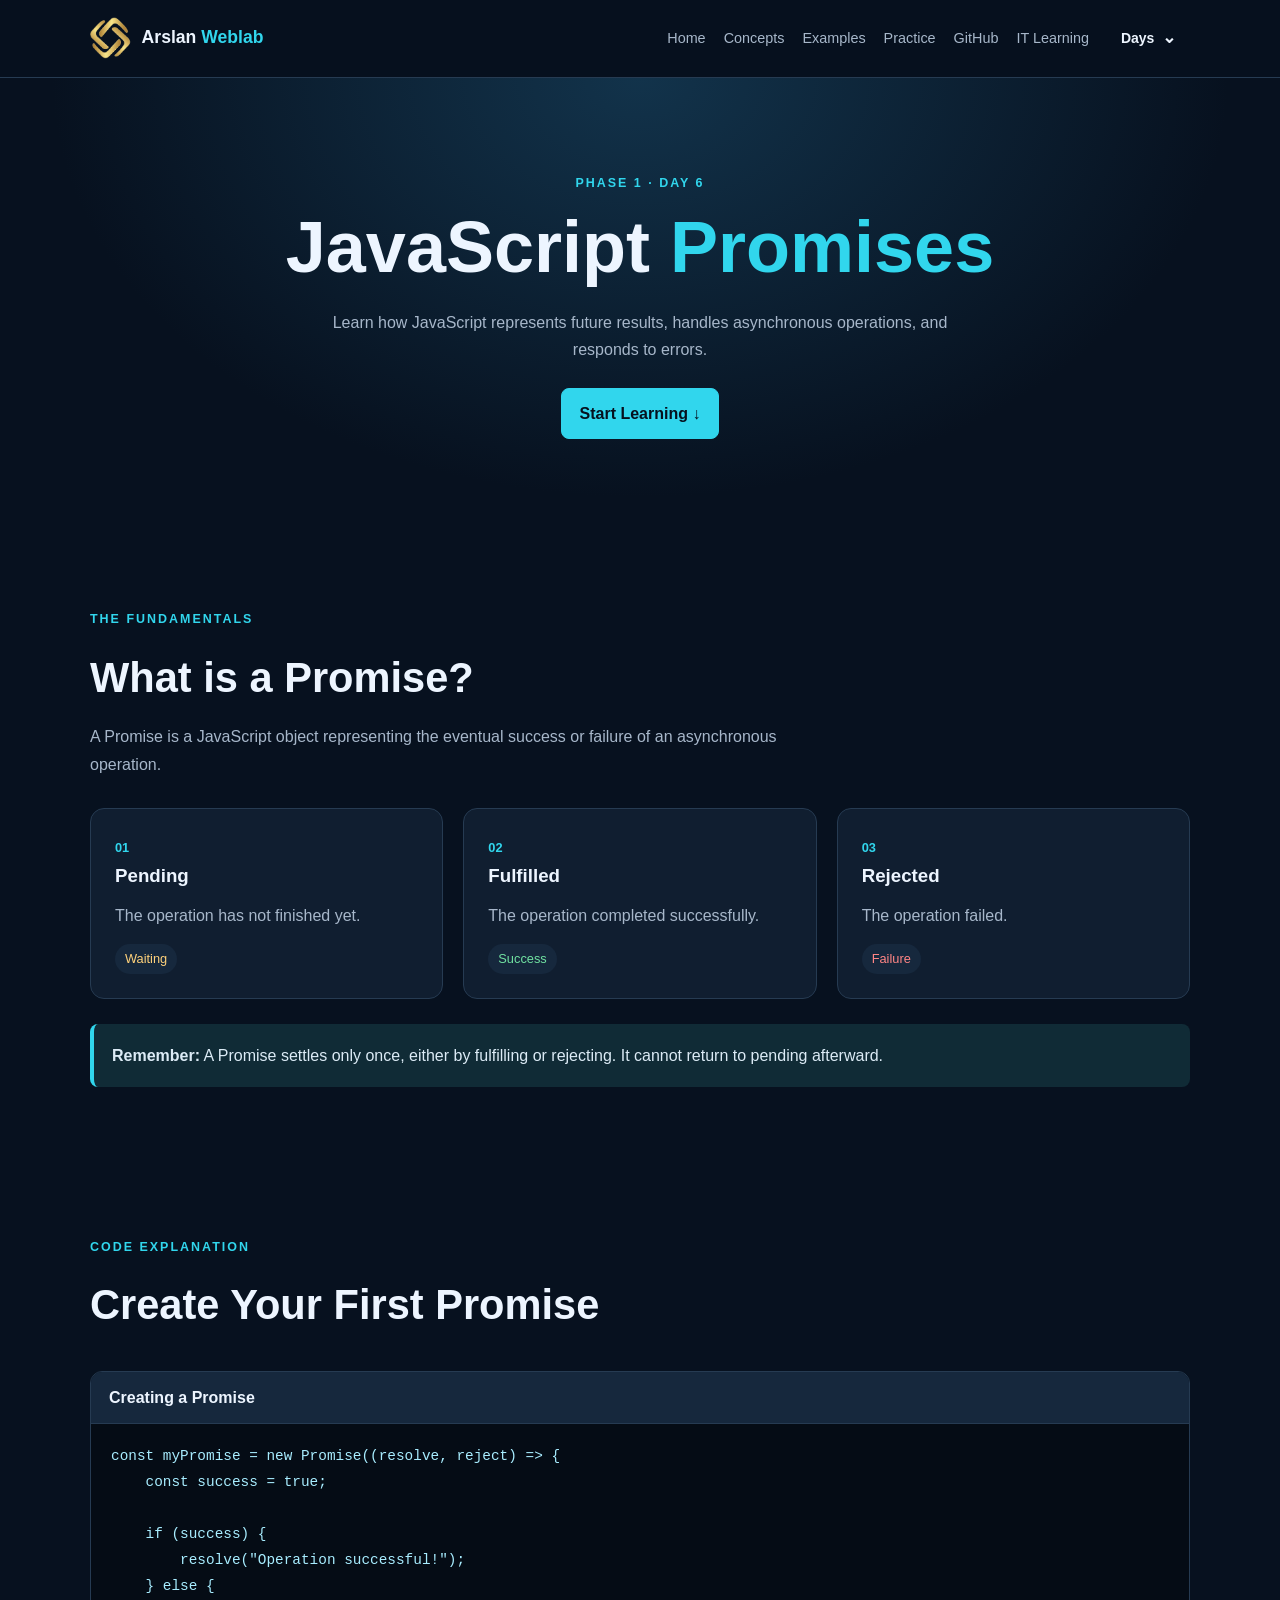
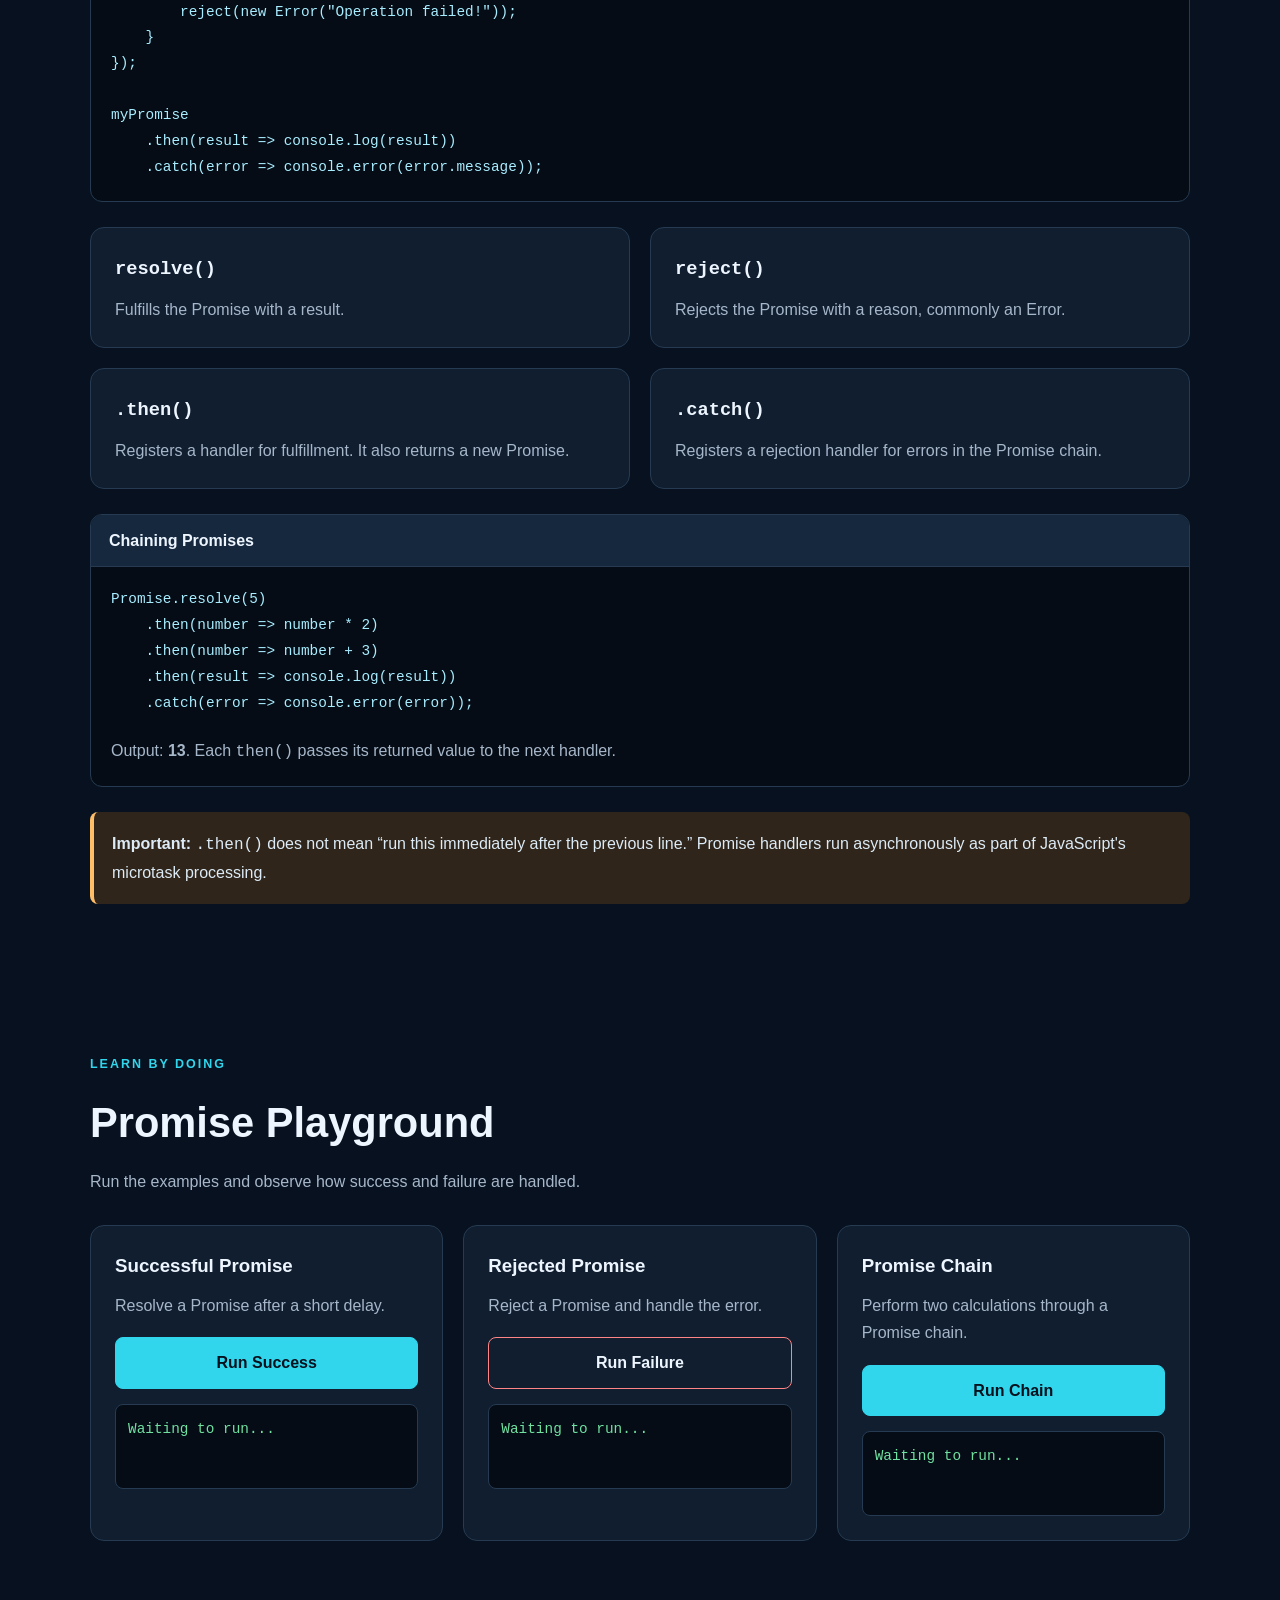
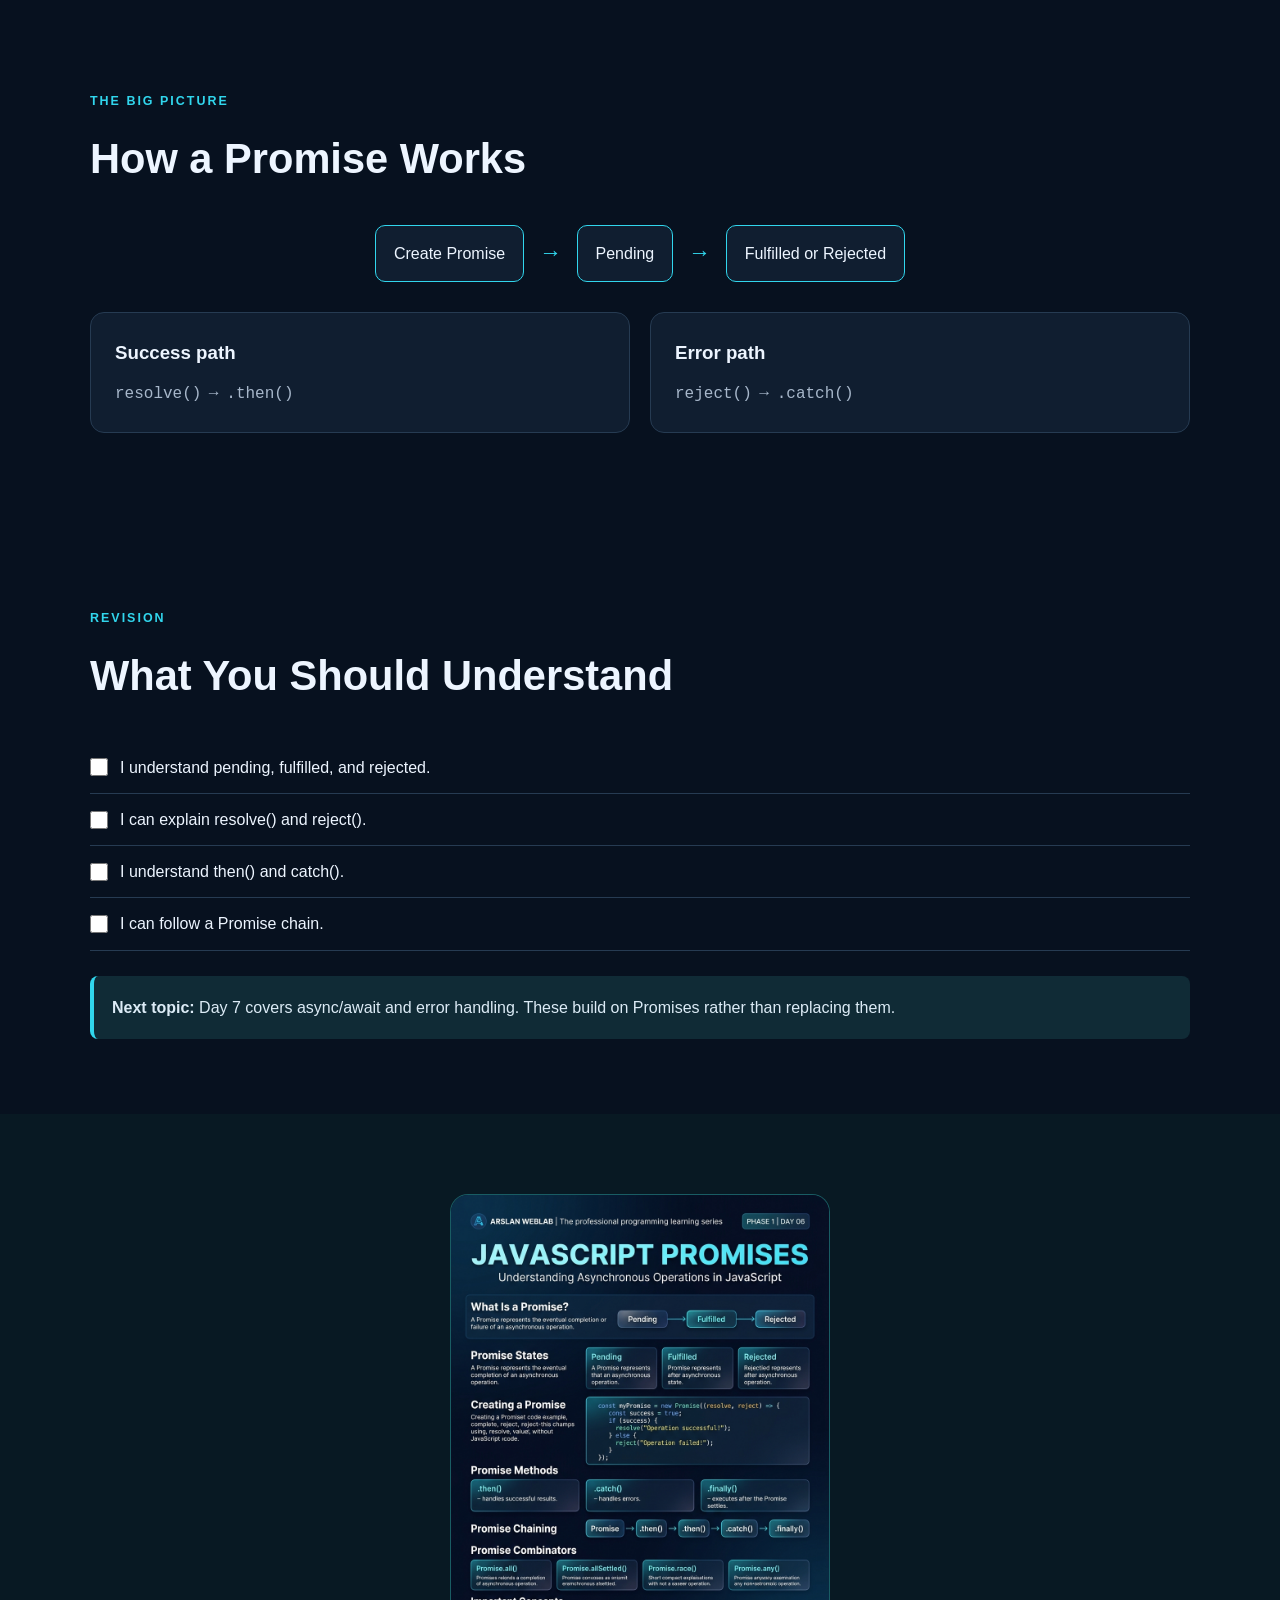
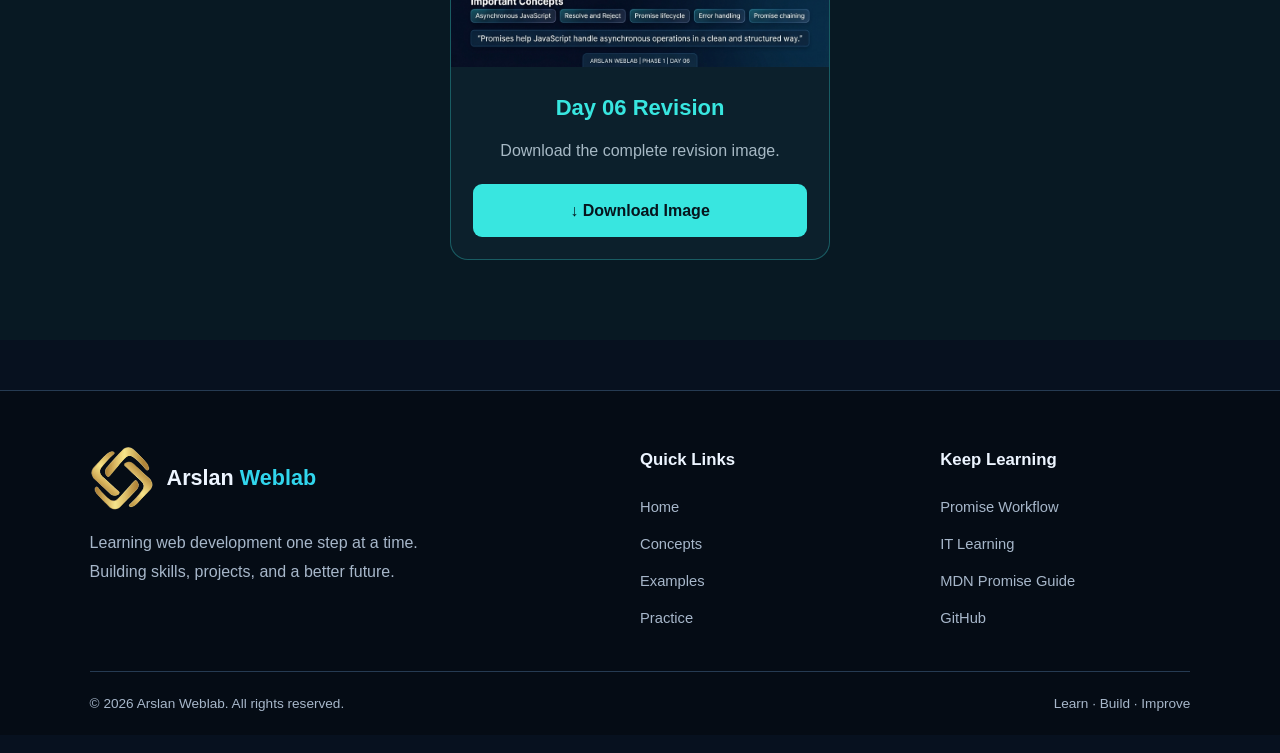
<file: Day 6/index.html>
<!DOCTYPE html>
<html lang="en">

<head>
    <meta charset="UTF-8">
    <meta name="viewport" content="width=device-width, initial-scale=1.0">
    <title>Day 6 | JavaScript Promises - Arslan Weblab</title>
    <link rel="icon" href="logo.webp">
    <link rel="stylesheet" href="style.css">
    <script src="script.js" defer></script>
</head>

<body>

    <header class="navbar">
        <a href="https://arslan-weblab.netlify.app/" target="_blank" class="brand">
            <img src="logo.webp" alt="Arslan Weblab Logo">
            <span>Arslan <strong>Weblab</strong></span>
        </a>

        <button class="menu-toggle" id="menuToggle" aria-label="Toggle navigation" aria-expanded="false">☰</button>

        <nav id="navMenu">
            <a href="#home">Home</a>
            <a href="#concepts">Concepts</a>
            <a href="#examples">Examples</a>
            <a href="#practice">Practice</a>
            <a href="https://github.com/" target="_blank" rel="noopener noreferrer">GitHub</a>
            <a href="#footer">IT Learning</a>

            <div class="nav-dropdown">
                <button class="nav-dropdown-btn" type="button">
                    Days <span>⌄</span>
                </button>

                <div class="nav-dropdown-menu">
                    <a href="../Day 1/index.html">Day 01</a>
                    <a href="../Day 2/index.html">Day 02</a>
                    <a href="../Day 3/index.html">Day 03</a>
                    <a href="../Day 4/index.html">Day 04</a>
                    <a href="../Day 5/index.html">Day 05</a>
                    <a href="../Day 6/index.html" class="active">Day 06</a>
                    <a href="../Day 7/index.html">Day 07</a>
                    <a href="../Day 8/index.html">Day 08</a>
                    <a href="../Day 9/index.html">Day 09</a>
                    <a href="../Day 10/index.html">Day 10</a>
                </div>
            </div>
        </nav>
    </header>

    <main>
        <section class="hero" id="home">
            <p class="eyebrow">PHASE 1 · DAY 6</p>
            <h1>JavaScript <span>Promises</span></h1>
            <p>
                Learn how JavaScript represents future results, handles asynchronous
                operations, and responds to errors.
            </p>
            <a href="#concepts" class="button">Start Learning ↓</a>
        </section>

        <section class="section" id="concepts">
            <div class="section-heading">
                <p class="eyebrow">THE FUNDAMENTALS</p>
                <h2>What is a Promise?</h2>
                <p>
                    A Promise is a JavaScript object representing the eventual
                    success or failure of an asynchronous operation.
                </p>
            </div>

            <div class="grid three-columns">
                <article class="card">
                    <span class="number">01</span>
                    <h3>Pending</h3>
                    <p>The operation has not finished yet.</p>
                    <span class="badge pending">Waiting</span>
                </article>

                <article class="card">
                    <span class="number">02</span>
                    <h3>Fulfilled</h3>
                    <p>The operation completed successfully.</p>
                    <span class="badge fulfilled">Success</span>
                </article>

                <article class="card">
                    <span class="number">03</span>
                    <h3>Rejected</h3>
                    <p>The operation failed.</p>
                    <span class="badge rejected">Failure</span>
                </article>
            </div>

            <div class="note">
                <strong>Remember:</strong> A Promise settles only once, either by
                fulfilling or rejecting. It cannot return to pending afterward.
            </div>
        </section>

        <section class="section" id="examples">
            <div class="section-heading">
                <p class="eyebrow">CODE EXPLANATION</p>
                <h2>Create Your First Promise</h2>
            </div>

            <div class="code-card">
                <div class="code-header">Creating a Promise</div>
                <pre><code>const myPromise = new Promise((resolve, reject) => {
    const success = true;

    if (success) {
        resolve("Operation successful!");
    } else {
        reject(new Error("Operation failed!"));
    }
});

myPromise
    .then(result => console.log(result))
    .catch(error => console.error(error.message));</code></pre>
            </div>

            <div class="grid two-columns">
                <article class="card">
                    <h3><code>resolve()</code></h3>
                    <p>Fulfills the Promise with a result.</p>
                </article>

                <article class="card">
                    <h3><code>reject()</code></h3>
                    <p>Rejects the Promise with a reason, commonly an Error.</p>
                </article>

                <article class="card">
                    <h3><code>.then()</code></h3>
                    <p>Registers a handler for fulfillment. It also returns a new Promise.</p>
                </article>

                <article class="card">
                    <h3><code>.catch()</code></h3>
                    <p>Registers a rejection handler for errors in the Promise chain.</p>
                </article>
            </div>

            <div class="code-card">
                <div class="code-header">Chaining Promises</div>
                <pre><code>Promise.resolve(5)
    .then(number => number * 2)
    .then(number => number + 3)
    .then(result => console.log(result))
    .catch(error => console.error(error));</code></pre>
                <p class="code-explanation">
                    Output: <strong>13</strong>. Each <code>then()</code> passes its
                    returned value to the next handler.
                </p>
            </div>

            <div class="note warning">
                <strong>Important:</strong> <code>.then()</code> does not mean
                “run this immediately after the previous line.” Promise handlers
                run asynchronously as part of JavaScript's microtask processing.
            </div>
        </section>

        <section class="section" id="practice">
            <div class="section-heading">
                <p class="eyebrow">LEARN BY DOING</p>
                <h2>Promise Playground</h2>
                <p>Run the examples and observe how success and failure are handled.</p>
            </div>

            <div class="practice-grid">
                <article class="practice-card">
                    <h3>Successful Promise</h3>
                    <p>Resolve a Promise after a short delay.</p>
                    <button class="button" id="successButton">Run Success</button>
                    <pre class="output" id="successOutput">Waiting to run...</pre>
                </article>

                <article class="practice-card">
                    <h3>Rejected Promise</h3>
                    <p>Reject a Promise and handle the error.</p>
                    <button class="button secondary" id="errorButton">Run Failure</button>
                    <pre class="output" id="errorOutput">Waiting to run...</pre>
                </article>

                <article class="practice-card">
                    <h3>Promise Chain</h3>
                    <p>Perform two calculations through a Promise chain.</p>
                    <button class="button" id="chainButton">Run Chain</button>
                    <pre class="output" id="chainOutput">Waiting to run...</pre>
                </article>
            </div>
        </section>

        <section class="section" id="workflow">
            <div class="section-heading">
                <p class="eyebrow">THE BIG PICTURE</p>
                <h2>How a Promise Works</h2>
            </div>

            <div class="workflow">
                <div class="workflow-step">Create Promise</div>
                <span>→</span>
                <div class="workflow-step">Pending</div>
                <span>→</span>
                <div class="workflow-step">Fulfilled or Rejected</div>
            </div>

            <div class="grid two-columns">
                <article class="card">
                    <h3>Success path</h3>
                    <p><code>resolve()</code> → <code>.then()</code></p>
                </article>

                <article class="card">
                    <h3>Error path</h3>
                    <p><code>reject()</code> → <code>.catch()</code></p>
                </article>
            </div>
        </section>

        <section class="section recap">
            <div class="section-heading">
                <p class="eyebrow">REVISION</p>
                <h2>What You Should Understand</h2>
            </div>

            <label class="check-item">
                <input type="checkbox"> I understand pending, fulfilled, and rejected.
            </label>
            <label class="check-item">
                <input type="checkbox"> I can explain resolve() and reject().
            </label>
            <label class="check-item">
                <input type="checkbox"> I understand then() and catch().
            </label>
            <label class="check-item">
                <input type="checkbox"> I can follow a Promise chain.
            </label>

            <div class="note">
                <strong>Next topic:</strong> Day 7 covers async/await and error handling.
                These build on Promises rather than replacing them.
            </div>
        </section>
    </main>

    <section class="revision-download">
        <div class="download-card">
            <img src="image.webp" alt="JavaScript Day 6 Revision">

            <div class="download-content">
                <h3>Day 06 Revision</h3>
                <p>Download the complete revision image.</p>
                <a href="image.webp" download="Day-06-Revision.png">
                    ↓ Download Image
                </a>
            </div>
        </div>
    </section>

    <footer class="footer" id="footer">
        <div class="footer-container">
            <!-- Brand -->
            <div class="footer-brand">
                <a href="https://arslan-weblab.netlify.app/" target="_blank" class="footer-logo">
                    <img src="logo.webp" alt="Arslan Weblab Logo">
                    <span>Arslan <strong>Weblab</strong></span>
                </a>

                <p>
                    Learning web development one step at a time.
                    Building skills, projects, and a better future.
                </p>
            </div>

            <!-- Quick Links -->
            <div class="footer-links">
                <h3>Quick Links</h3>
                <a href="#home">Home</a>
                <a href="#concepts">Concepts</a>
                <a href="#examples">Examples</a>
                <a href="#practice">Practice</a>
            </div>

            <!-- Learning -->
            <div class="footer-links">
                <h3>Keep Learning</h3>
                <a href="#workflow">Promise Workflow</a>
                <a href="#footer">IT Learning</a>
                <a href="https://developer.mozilla.org/en-US/docs/Web/JavaScript/Guide/Using_promises" target="_blank"
                    rel="noopener noreferrer">MDN Promise Guide</a>
                <a href="https://github.com/" target="_blank" rel="noopener noreferrer">
                    GitHub
                </a>
            </div>
        </div>

        <div class="footer-bottom">
            <p>© <span id="year"></span> Arslan Weblab. All rights reserved.</p>
            <p>Learn · Build · Improve</p>
        </div>
    </footer>

    <button id="backToTop" class="back-to-top" type="button" aria-label="Back to top" title="Back to top">
        ↑
    </button>
</body>

</html>
</file>
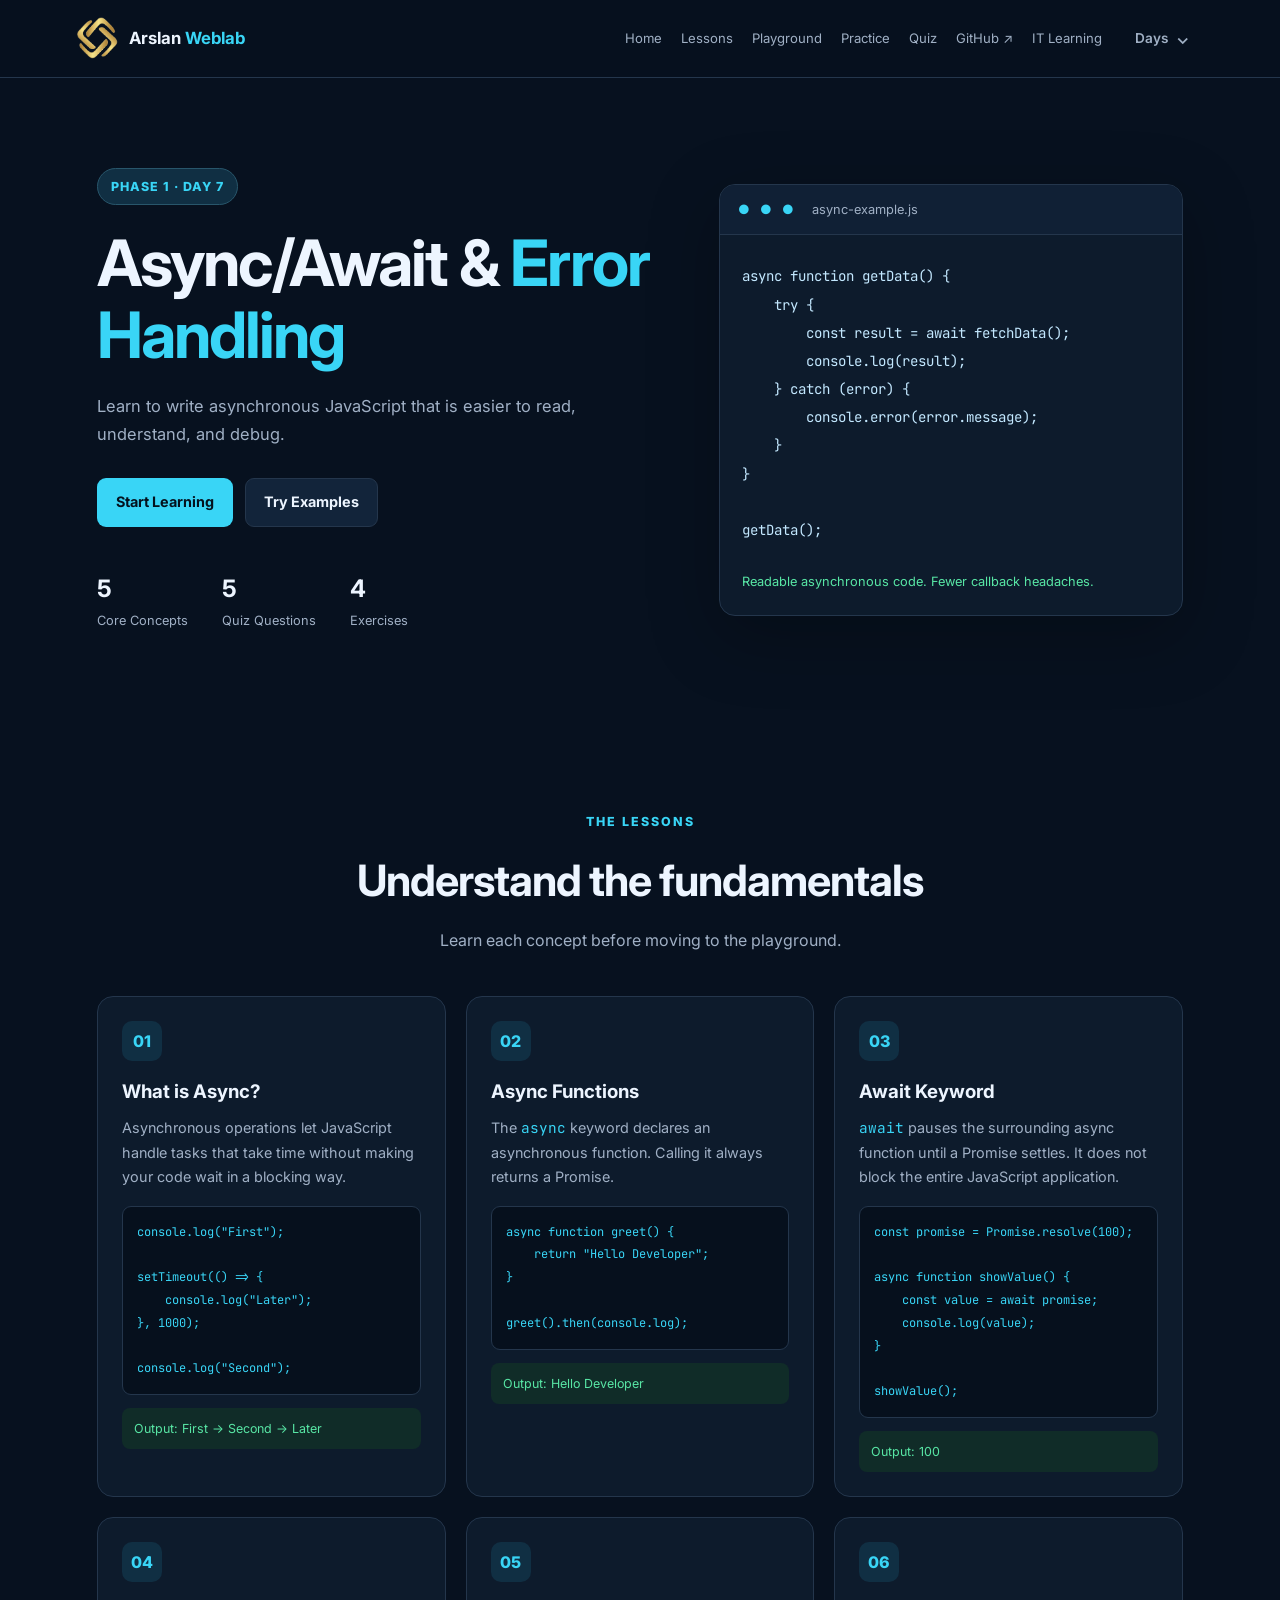
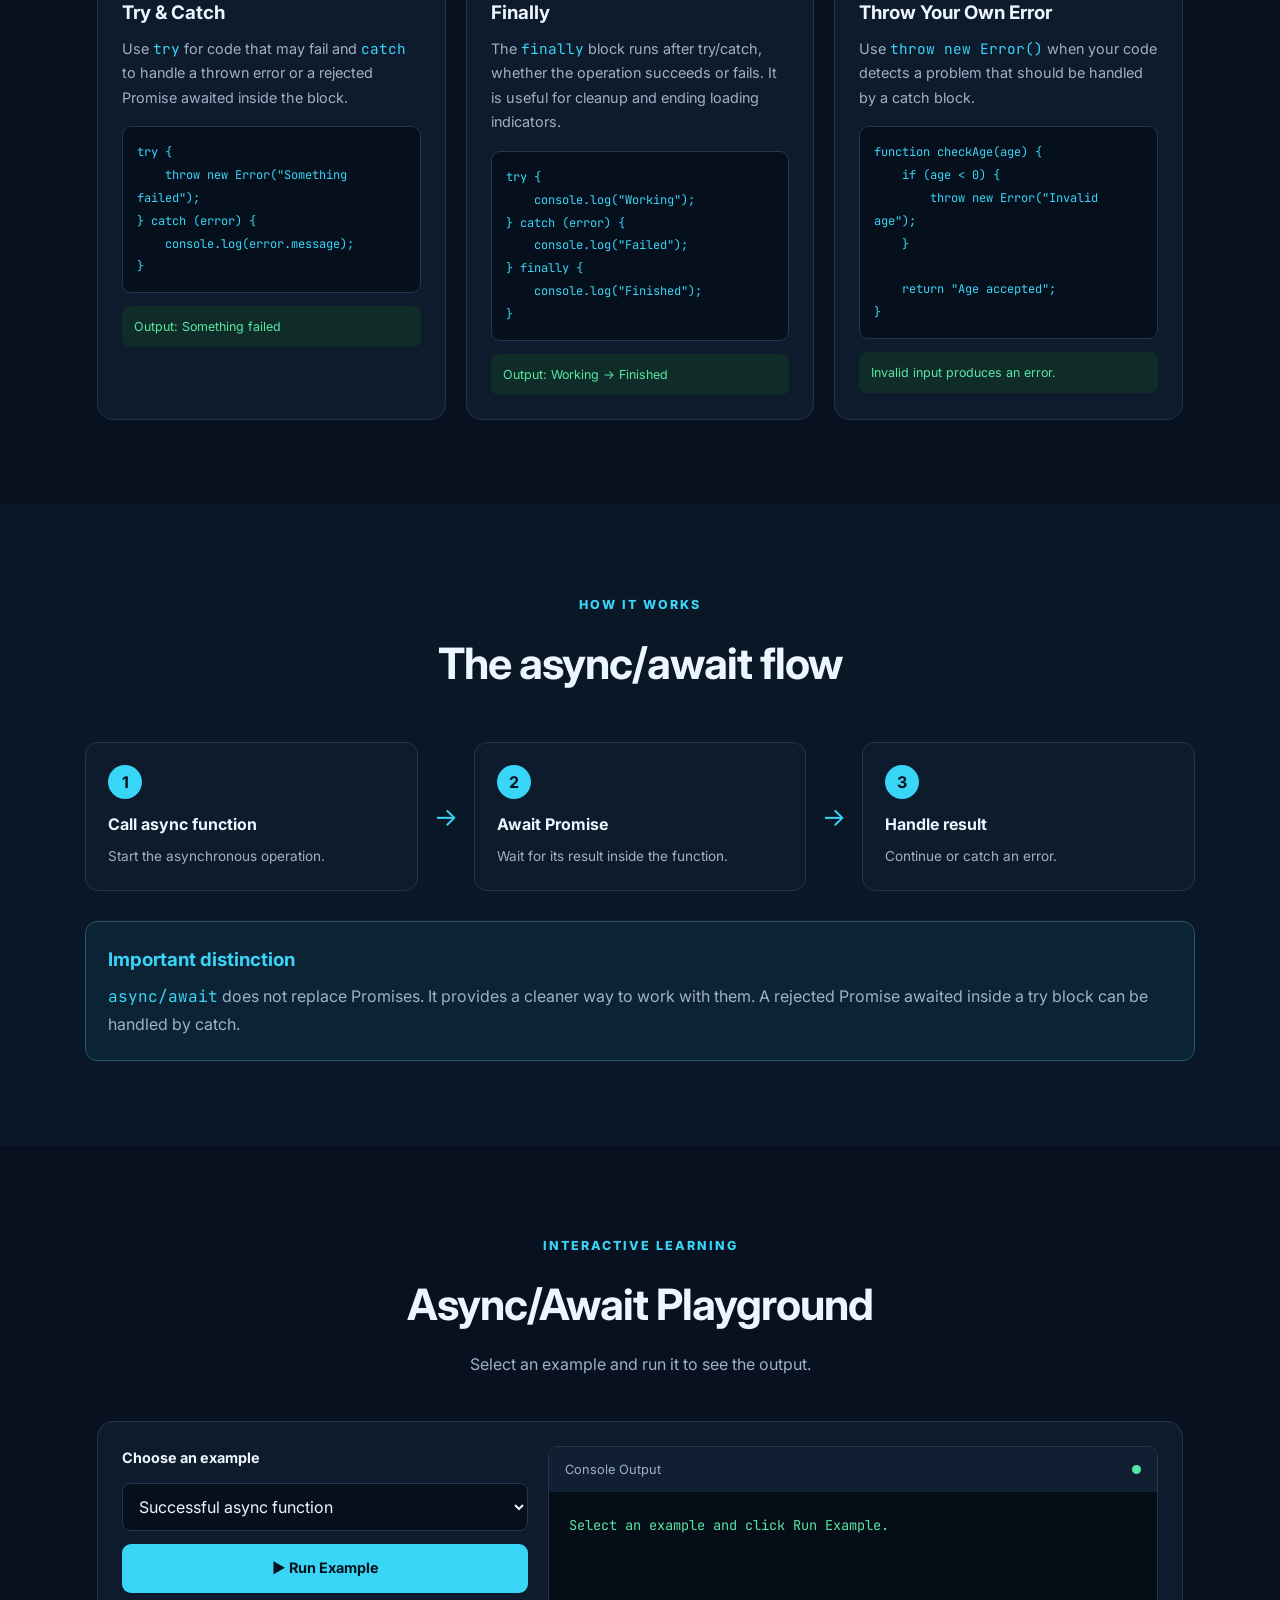
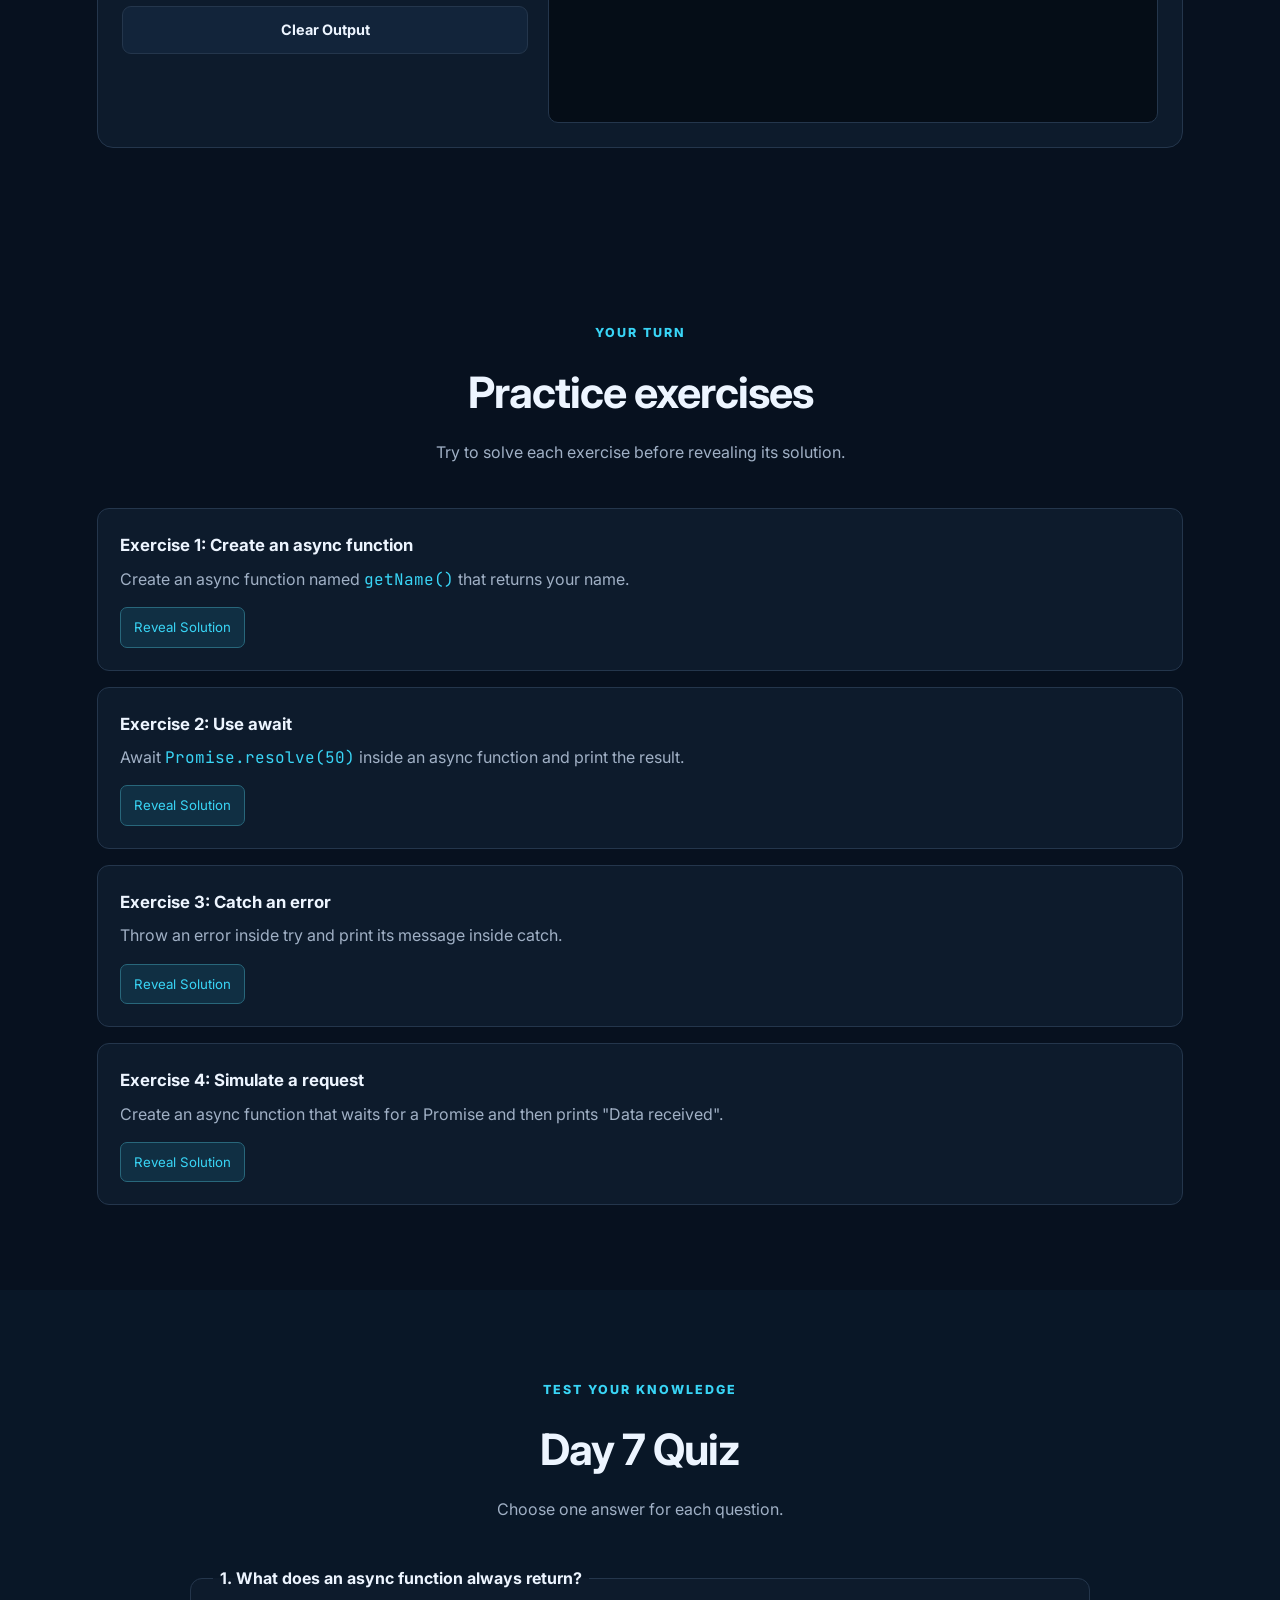
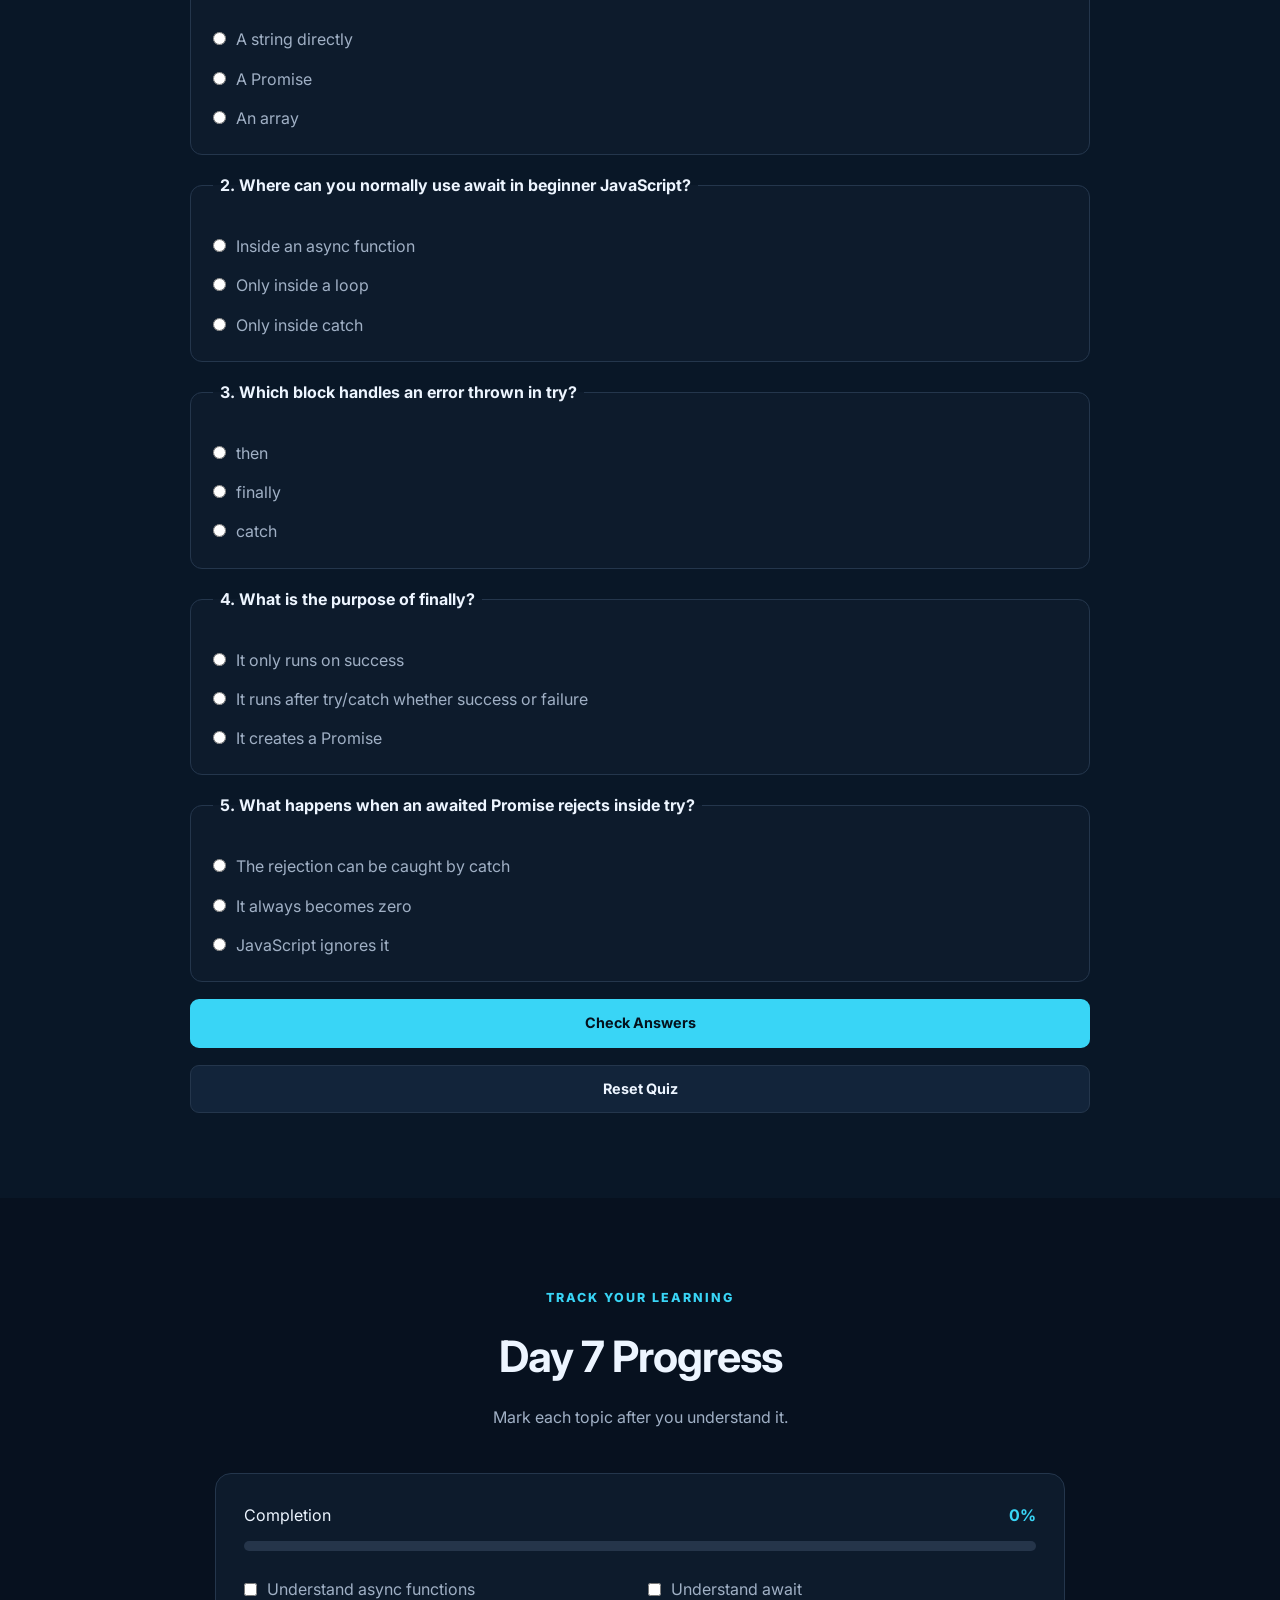
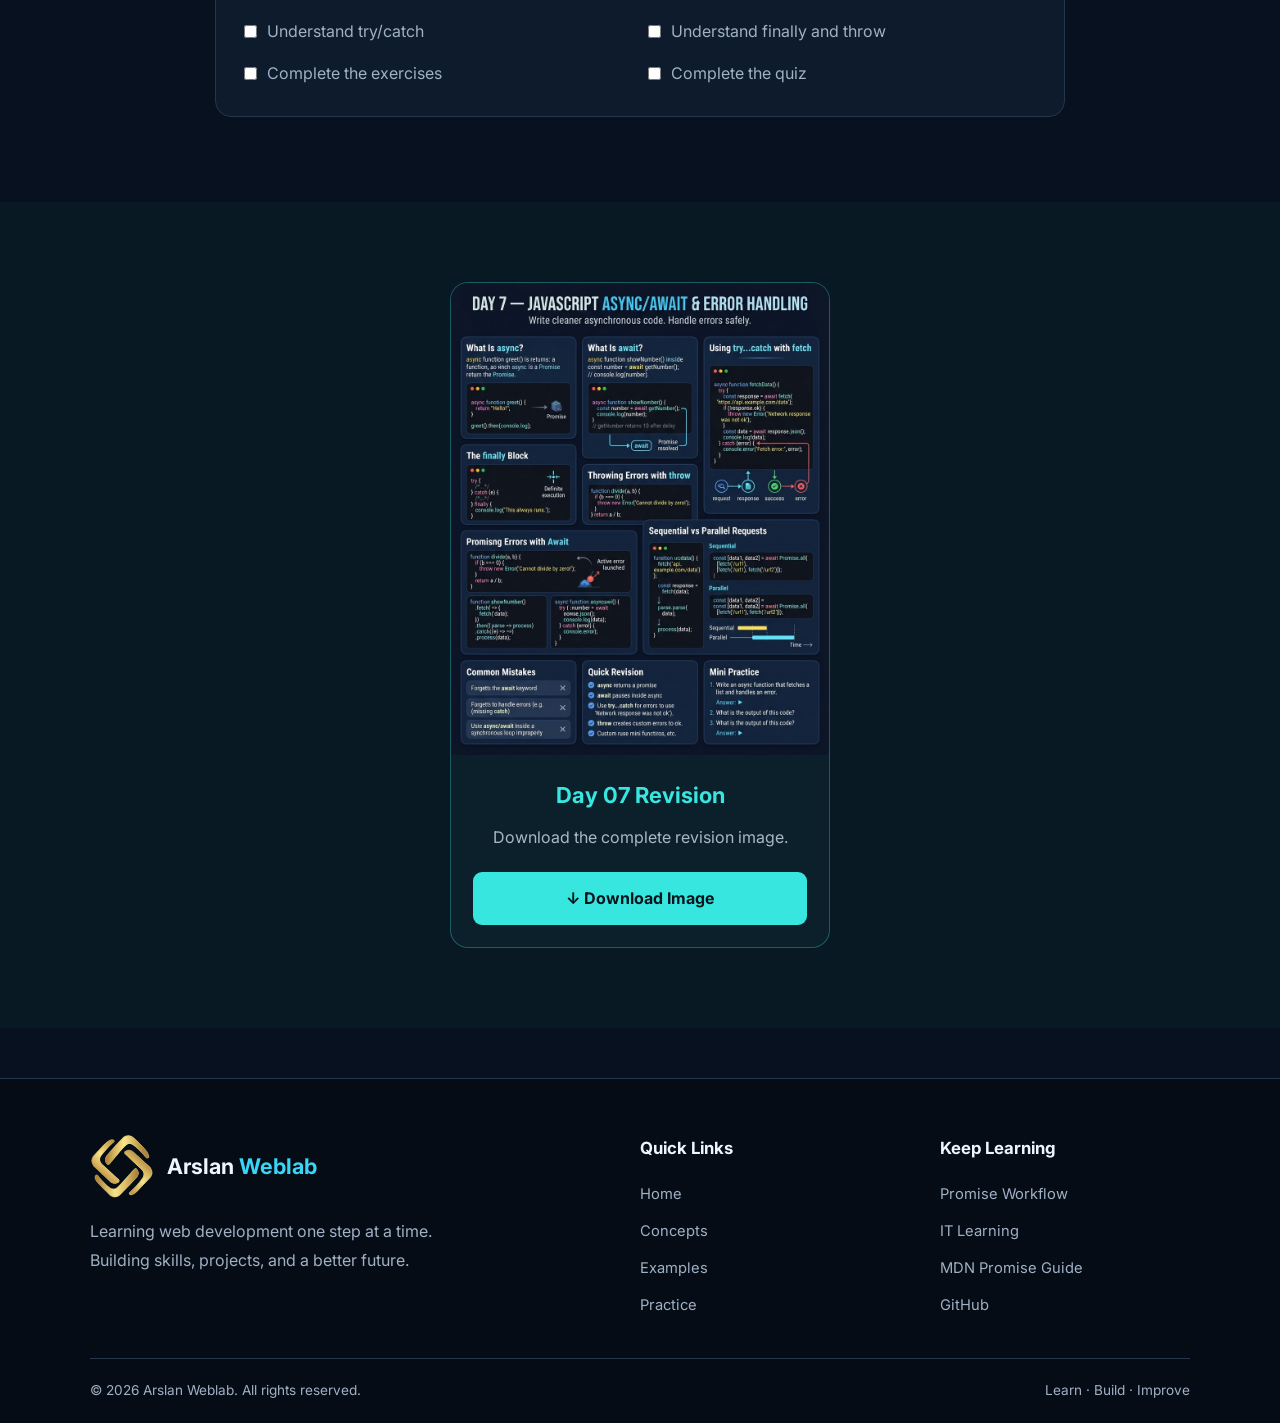
<file: Day 7/index.html>
<!DOCTYPE html>
<html lang="en">

<head>
    <meta charset="UTF-8">
    <meta name="viewport" content="width=device-width, initial-scale=1.0">
    <meta name="description" content="Learn JavaScript Async/Await, try-catch, and error handling with Arslan Weblab.">
    <title>Day 7 | Async/Await & Error Handling | Arslan Weblab</title>
    <link rel="icon" href="logo.webp">
    <link rel="stylesheet" href="style.css">
    <script src="script.js" defer></script>
</head>

<body>

    <header class="navbar">
        <a href="https://arslan-weblab.netlify.app/" target="_blank" class="brand">
            <img src="logo.webp" alt="Arslan Weblab Logo">
            <span>Arslan <b>Weblab</b></span>
        </a>

        <button class="menu-toggle" id="menuToggle" aria-label="Toggle navigation">
            ☰
        </button>

        <nav id="navLinks">
            <a href="#home">Home</a>
            <a href="#lessons">Lessons</a>
            <a href="#playground">Playground</a>
            <a href="#practice">Practice</a>
            <a href="#quiz">Quiz</a>
            <a href="https://github.com/" target="_blank" rel="noopener noreferrer">GitHub ↗</a>
            <a href="#it-learning">IT Learning</a>

            <div class="nav-dropdown">
                <button class="nav-dropdown-btn" type="button">
                    Days <span>⌄</span>
                </button>

                <div class="nav-dropdown-menu">
                    <a href="../Day 1/index.html">Day 01</a>
                    <a href="../Day 2/index.html">Day 02</a>
                    <a href="../Day 3/index.html">Day 03</a>
                    <a href="../Day 4/index.html">Day 04</a>
                    <a href="../Day 5/index.html">Day 05</a>
                    <a href="../Day 6/index.html">Day 06</a>
                    <a href="../Day 7/index.html" class="active">Day 07</a>
                    <a href="../Day 8/index.html">Day 08</a>
                    <a href="../Day 9/index.html">Day 09</a>
                    <a href="../Day 10/index.html">Day 10</a>
                </div>
            </div>
        </nav>
    </header>

    <main>
        <section class="hero" id="home">
            <div class="hero-content">
                <span class="badge">PHASE 1 · DAY 7</span>
                <h1>Async/Await & <span>Error Handling</span></h1>
                <p>
                    Learn to write asynchronous JavaScript that is easier to read,
                    understand, and debug.
                </p>

                <div class="hero-buttons">
                    <a href="#lessons" class="btn primary">Start Learning</a>
                    <a href="#playground" class="btn secondary">Try Examples</a>
                </div>

                <div class="hero-stats">
                    <div><strong>5</strong><span>Core Concepts</span></div>
                    <div><strong>5</strong><span>Quiz Questions</span></div>
                    <div><strong>4</strong><span>Exercises</span></div>
                </div>
            </div>

            <div class="code-card">
                <div class="code-header">
                    <span class="dots">● ● ●</span>
                    <span>async-example.js</span>
                </div>
                <pre><code>async function getData() {
    try {
        const result = await fetchData();
        console.log(result);
    } catch (error) {
        console.error(error.message);
    }
}

getData();</code></pre>
                <p class="code-note">Readable asynchronous code. Fewer callback headaches.</p>
            </div>
        </section>

        <section class="section" id="lessons">
            <div class="section-heading">
                <span class="eyebrow">THE LESSONS</span>
                <h2>Understand the fundamentals</h2>
                <p>Learn each concept before moving to the playground.</p>
            </div>

            <div class="lesson-grid">
                <article class="lesson-card">
                    <span class="lesson-number">01</span>
                    <h3>What is Async?</h3>
                    <p>
                        Asynchronous operations let JavaScript handle tasks that
                        take time without making your code wait in a blocking way.
                    </p>
                    <pre><code>console.log("First");

setTimeout(() => {
    console.log("Later");
}, 1000);

console.log("Second");</code></pre>
                    <div class="result">
                        Output: First → Second → Later
                    </div>
                </article>

                <article class="lesson-card">
                    <span class="lesson-number">02</span>
                    <h3>Async Functions</h3>
                    <p>
                        The <code>async</code> keyword declares an asynchronous
                        function. Calling it always returns a Promise.
                    </p>
                    <pre><code>async function greet() {
    return "Hello Developer";
}

greet().then(console.log);</code></pre>
                    <div class="result">
                        Output: Hello Developer
                    </div>
                </article>

                <article class="lesson-card">
                    <span class="lesson-number">03</span>
                    <h3>Await Keyword</h3>
                    <p>
                        <code>await</code> pauses the surrounding async function
                        until a Promise settles. It does not block the entire
                        JavaScript application.
                    </p>
                    <pre><code>const promise = Promise.resolve(100);

async function showValue() {
    const value = await promise;
    console.log(value);
}

showValue();</code></pre>
                    <div class="result">
                        Output: 100
                    </div>
                </article>

                <article class="lesson-card">
                    <span class="lesson-number">04</span>
                    <h3>Try & Catch</h3>
                    <p>
                        Use <code>try</code> for code that may fail and
                        <code>catch</code> to handle a thrown error or a rejected
                        Promise awaited inside the block.
                    </p>
                    <pre><code>try {
    throw new Error("Something failed");
} catch (error) {
    console.log(error.message);
}</code></pre>
                    <div class="result">
                        Output: Something failed
                    </div>
                </article>

                <article class="lesson-card">
                    <span class="lesson-number">05</span>
                    <h3>Finally</h3>
                    <p>
                        The <code>finally</code> block runs after try/catch,
                        whether the operation succeeds or fails. It is useful
                        for cleanup and ending loading indicators.
                    </p>
                    <pre><code>try {
    console.log("Working");
} catch (error) {
    console.log("Failed");
} finally {
    console.log("Finished");
}</code></pre>
                    <div class="result">
                        Output: Working → Finished
                    </div>
                </article>

                <article class="lesson-card">
                    <span class="lesson-number">06</span>
                    <h3>Throw Your Own Error</h3>
                    <p>
                        Use <code>throw new Error()</code> when your code detects
                        a problem that should be handled by a catch block.
                    </p>
                    <pre><code>function checkAge(age) {
    if (age < 0) {
        throw new Error("Invalid age");
    }

    return "Age accepted";
}</code></pre>
                    <div class="result">
                        Invalid input produces an error.
                    </div>
                </article>
            </div>
        </section>

        <section class="section concept-section">
            <div class="section-heading">
                <span class="eyebrow">HOW IT WORKS</span>
                <h2>The async/await flow</h2>
            </div>

            <div class="flow">
                <div class="flow-step">
                    <strong>1</strong>
                    <h3>Call async function</h3>
                    <p>Start the asynchronous operation.</p>
                </div>
                <div class="flow-arrow">→</div>
                <div class="flow-step">
                    <strong>2</strong>
                    <h3>Await Promise</h3>
                    <p>Wait for its result inside the function.</p>
                </div>
                <div class="flow-arrow">→</div>
                <div class="flow-step">
                    <strong>3</strong>
                    <h3>Handle result</h3>
                    <p>Continue or catch an error.</p>
                </div>
            </div>

            <div class="info-box">
                <h3>Important distinction</h3>
                <p>
                    <code>async/await</code> does not replace Promises.
                    It provides a cleaner way to work with them. A rejected Promise
                    awaited inside a try block can be handled by catch.
                </p>
            </div>
        </section>

        <section class="section playground-section" id="playground">
            <div class="section-heading">
                <span class="eyebrow">INTERACTIVE LEARNING</span>
                <h2>Async/Await Playground</h2>
                <p>Select an example and run it to see the output.</p>
            </div>

            <div class="playground">
                <div class="playground-controls">
                    <label for="exampleSelect">Choose an example</label>
                    <select id="exampleSelect">
                        <option value="success">Successful async function</option>
                        <option value="await">Using await</option>
                        <option value="error">Handling an error</option>
                        <option value="finally">Using finally</option>
                        <option value="delay">Simulated delayed request</option>
                    </select>

                    <button class="btn primary full-width" id="runExample">
                        ▶ Run Example
                    </button>
                    <button class="btn secondary full-width" id="clearOutput">
                        Clear Output
                    </button>
                </div>

                <div class="output-panel">
                    <div class="output-heading">
                        <span>Console Output</span>
                        <span class="status-dot"></span>
                    </div>
                    <pre id="output" aria-live="polite">Select an example and click Run Example.</pre>
                </div>
            </div>
        </section>

        <section class="section" id="practice">
            <div class="section-heading">
                <span class="eyebrow">YOUR TURN</span>
                <h2>Practice exercises</h2>
                <p>Try to solve each exercise before revealing its solution.</p>
            </div>

            <div class="exercise-list">
                <article class="exercise">
                    <h3>Exercise 1: Create an async function</h3>
                    <p>Create an async function named <code>getName()</code> that returns your name.</p>
                    <button class="reveal-btn" data-answer="answer1">Reveal Solution</button>
                    <pre class="answer hidden" id="answer1"><code>async function getName() {
    return "Developer";
}

getName().then(console.log);</code></pre>
                </article>

                <article class="exercise">
                    <h3>Exercise 2: Use await</h3>
                    <p>Await <code>Promise.resolve(50)</code> inside an async function and print the result.</p>
                    <button class="reveal-btn" data-answer="answer2">Reveal Solution</button>
                    <pre class="answer hidden" id="answer2"><code>async function showNumber() {
    const number = await Promise.resolve(50);
    console.log(number);
}

showNumber();</code></pre>
                </article>

                <article class="exercise">
                    <h3>Exercise 3: Catch an error</h3>
                    <p>Throw an error inside try and print its message inside catch.</p>
                    <button class="reveal-btn" data-answer="answer3">Reveal Solution</button>
                    <pre class="answer hidden" id="answer3"><code>try {
    throw new Error("Practice error");
} catch (error) {
    console.log(error.message);
}</code></pre>
                </article>

                <article class="exercise">
                    <h3>Exercise 4: Simulate a request</h3>
                    <p>Create an async function that waits for a Promise and then prints "Data received".</p>
                    <button class="reveal-btn" data-answer="answer4">Reveal Solution</button>
                    <pre class="answer hidden" id="answer4"><code>const wait = ms =>
    new Promise(resolve => setTimeout(resolve, ms));

async function loadData() {
    await wait(1000);
    console.log("Data received");
}

loadData();</code></pre>
                </article>
            </div>
        </section>

        <section class="section quiz-section" id="quiz">
            <div class="section-heading">
                <span class="eyebrow">TEST YOUR KNOWLEDGE</span>
                <h2>Day 7 Quiz</h2>
                <p>Choose one answer for each question.</p>
            </div>

            <form id="quizForm">
                <fieldset class="question">
                    <legend>1. What does an async function always return?</legend>
                    <label><input type="radio" name="q1" value="a"> A string directly</label>
                    <label><input type="radio" name="q1" value="b"> A Promise</label>
                    <label><input type="radio" name="q1" value="c"> An array</label>
                </fieldset>

                <fieldset class="question">
                    <legend>2. Where can you normally use await in beginner JavaScript?</legend>
                    <label><input type="radio" name="q2" value="a"> Inside an async function</label>
                    <label><input type="radio" name="q2" value="b"> Only inside a loop</label>
                    <label><input type="radio" name="q2" value="c"> Only inside catch</label>
                </fieldset>

                <fieldset class="question">
                    <legend>3. Which block handles an error thrown in try?</legend>
                    <label><input type="radio" name="q3" value="a"> then</label>
                    <label><input type="radio" name="q3" value="b"> finally</label>
                    <label><input type="radio" name="q3" value="c"> catch</label>
                </fieldset>

                <fieldset class="question">
                    <legend>4. What is the purpose of finally?</legend>
                    <label><input type="radio" name="q4" value="a"> It only runs on success</label>
                    <label><input type="radio" name="q4" value="b"> It runs after try/catch whether success or failure</label>
                    <label><input type="radio" name="q4" value="c"> It creates a Promise</label>
                </fieldset>

                <fieldset class="question">
                    <legend>5. What happens when an awaited Promise rejects inside try?</legend>
                    <label><input type="radio" name="q5" value="a"> The rejection can be caught by catch</label>
                    <label><input type="radio" name="q5" value="b"> It always becomes zero</label>
                    <label><input type="radio" name="q5" value="c"> JavaScript ignores it</label>
                </fieldset>

                <button type="submit" class="btn primary">Check Answers</button>
                <button type="button" class="btn secondary" id="resetQuiz">Reset Quiz</button>
            </form>

            <div id="quizResult" class="quiz-result hidden" aria-live="polite"></div>
        </section>

        <section class="section progress-section">
            <div class="section-heading">
                <span class="eyebrow">TRACK YOUR LEARNING</span>
                <h2>Day 7 Progress</h2>
                <p>Mark each topic after you understand it.</p>
            </div>

            <div class="progress-card">
                <div class="progress-top">
                    <span>Completion</span>
                    <strong id="progressText">0%</strong>
                </div>
                <div class="progress-track">
                    <div id="progressBar"></div>
                </div>

                <div class="checklist">
                    <label><input type="checkbox" class="progress-check" data-key="async"> Understand async functions</label>
                    <label><input type="checkbox" class="progress-check" data-key="await"> Understand await</label>
                    <label><input type="checkbox" class="progress-check" data-key="trycatch"> Understand try/catch</label>
                    <label><input type="checkbox" class="progress-check" data-key="finally"> Understand finally and throw</label>
                    <label><input type="checkbox" class="progress-check" data-key="practice"> Complete the exercises</label>
                    <label><input type="checkbox" class="progress-check" data-key="quiz"> Complete the quiz</label>
                </div>
            </div>
        </section>
    </main>

    <section class="revision-download">
        <div class="download-card">
            <img src="image.webp" alt="JavaScript Day 7 Revision">

            <div class="download-content">
                <h3>Day 07 Revision</h3>
                <p>Download the complete revision image.</p>
                <a href="image.webp" download="Day-07-Revision.png">
                    ↓ Download Image
                </a>
            </div>
        </div>
    </section>

    <footer class="footer" id="footer">
        <div class="footer-container">
            <!-- Brand -->
            <div class="footer-brand">
                <a href="https://arslan-weblab.netlify.app/" target="_blank" class="footer-logo">
                    <img src="logo.webp" alt="Arslan Weblab Logo">
                    <span>Arslan <strong>Weblab</strong></span>
                </a>

                <p>
                    Learning web development one step at a time.
                    Building skills, projects, and a better future.
                </p>
            </div>

            <!-- Quick Links -->
            <div class="footer-links">
                <h3>Quick Links</h3>
                <a href="#home">Home</a>
                <a href="#concepts">Concepts</a>
                <a href="#examples">Examples</a>
                <a href="#practice">Practice</a>
            </div>

            <!-- Learning -->
            <div class="footer-links">
                <h3>Keep Learning</h3>
                <a href="#workflow">Promise Workflow</a>
                <a href="#footer">IT Learning</a>
                <a href="https://developer.mozilla.org/en-US/docs/Web/JavaScript/Guide/Using_promises" target="_blank"
                    rel="noopener noreferrer">MDN Promise Guide</a>
                <a href="https://github.com/" target="_blank" rel="noopener noreferrer">
                    GitHub
                </a>
            </div>
        </div>

        <div class="footer-bottom">
            <p>© <span id="year"></span> Arslan Weblab. All rights reserved.</p>
            <p>Learn · Build · Improve</p>
        </div>
    </footer>

    <button id="backToTop" class="back-to-top" type="button" aria-label="Back to top" title="Back to top">
        ↑
    </button>
</body>

</html>
</file>
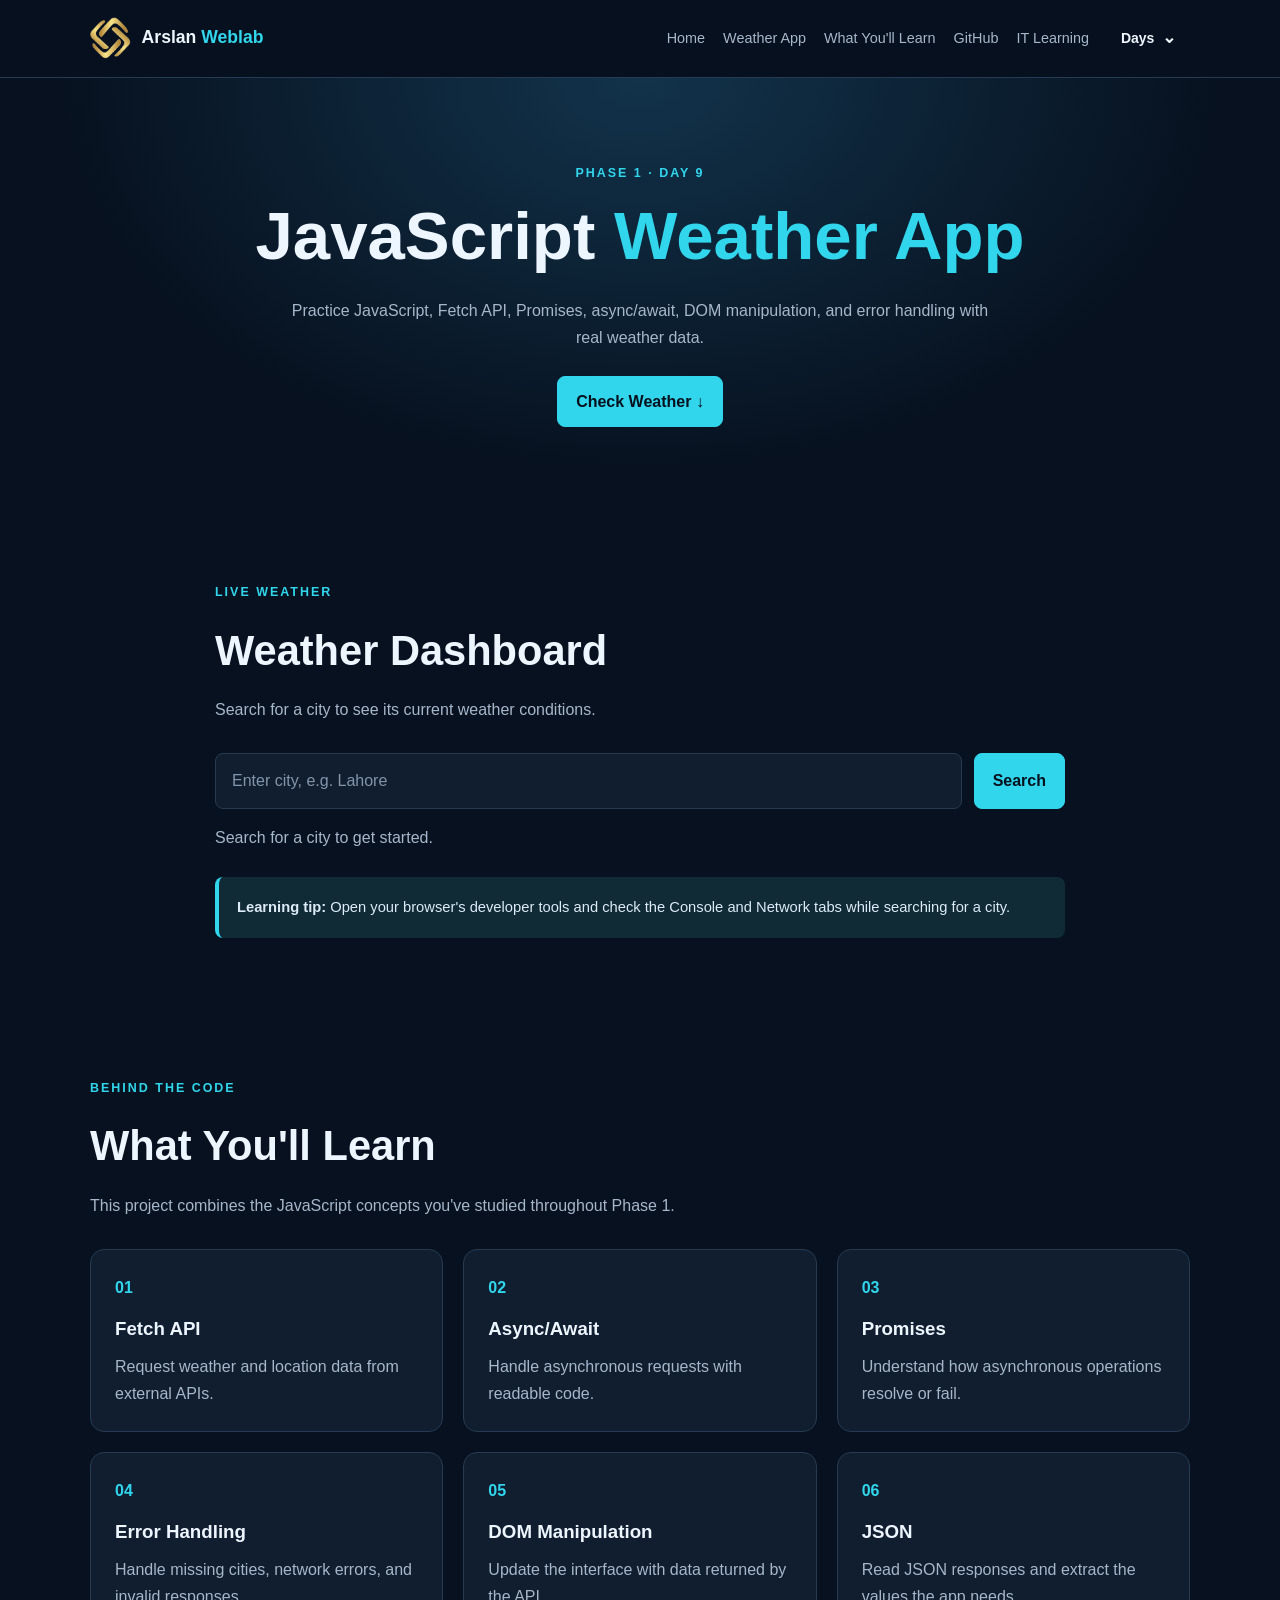
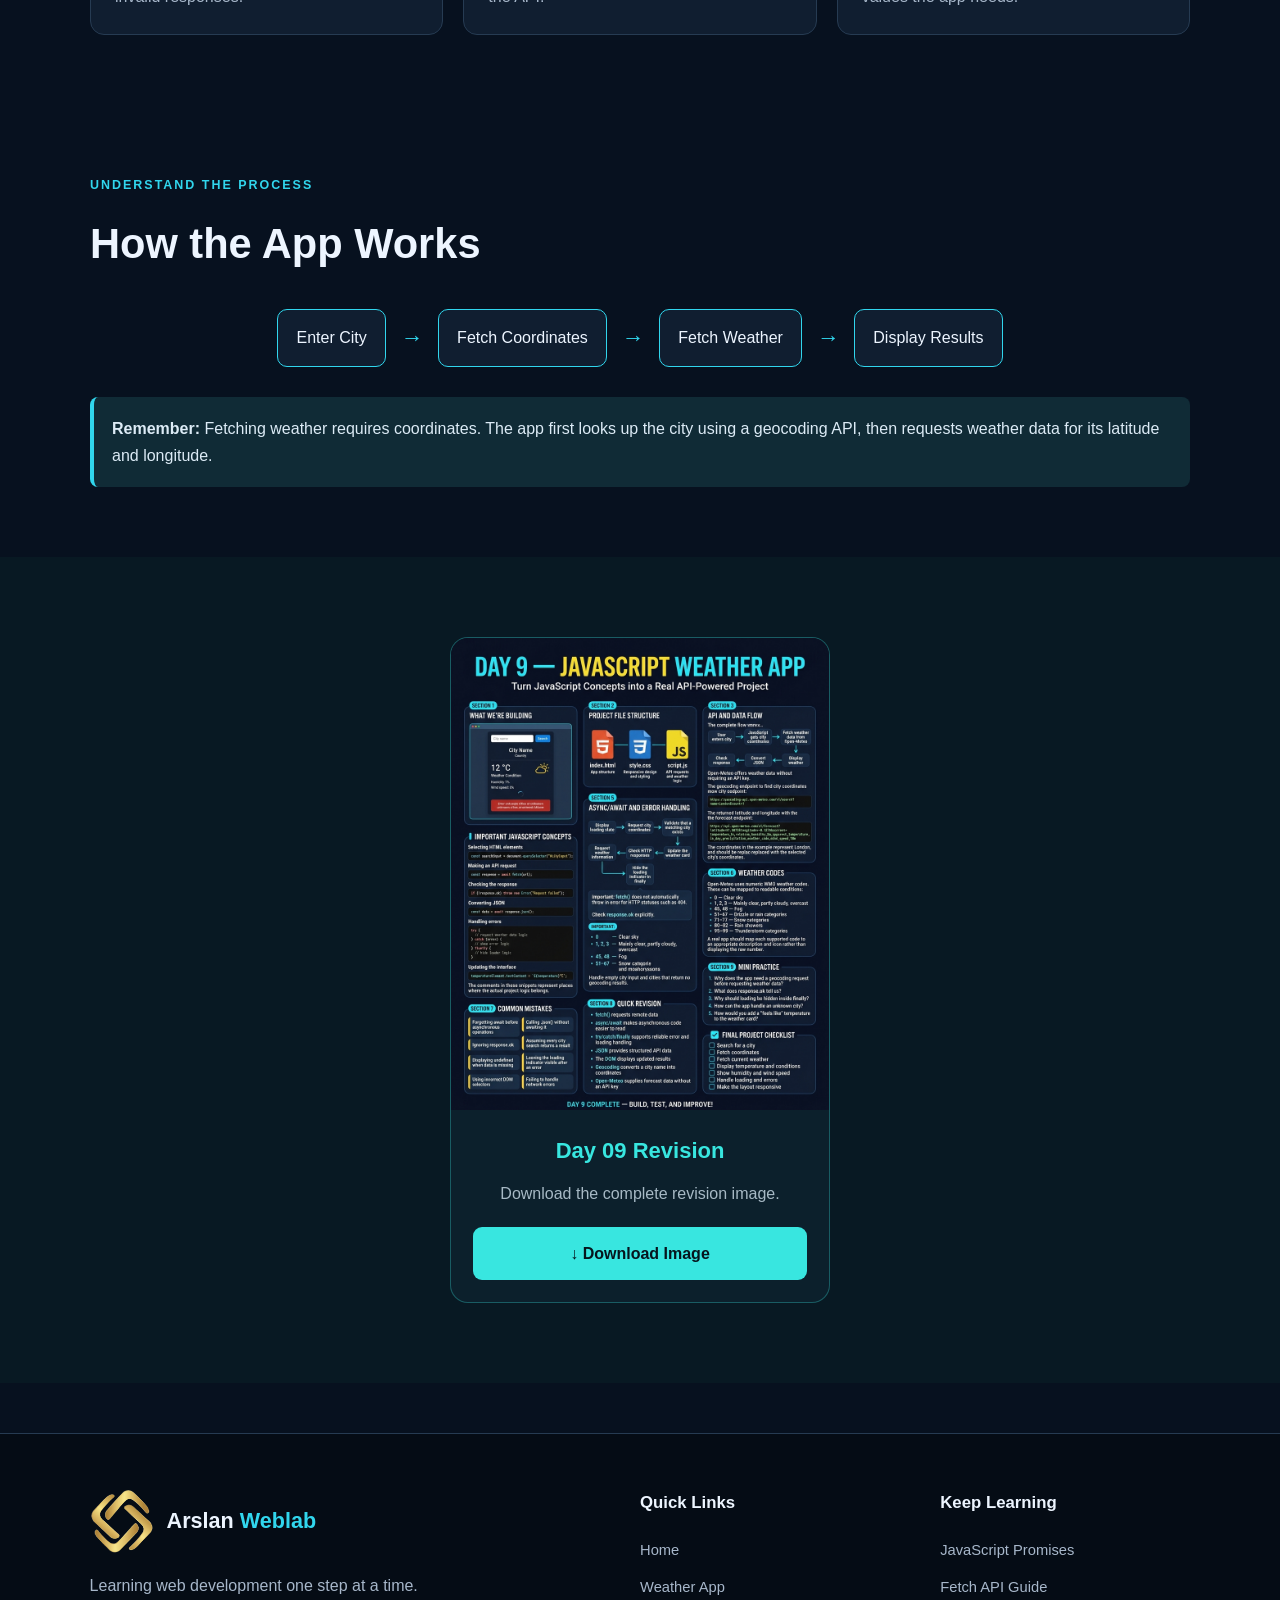
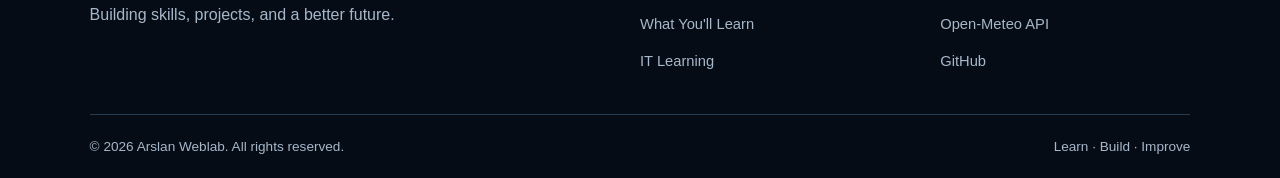
<file: Day 9/index.html>
<!DOCTYPE html>
<html lang="en">

<head>
    <meta charset="UTF-8">
    <meta name="viewport" content="width=device-width, initial-scale=1.0">

    <meta name="description"
        content="A responsive weather application built with JavaScript, Fetch API, and async/await.">

    <title>Day 9 | Weather App - Arslan Weblab</title>
    <link rel="icon" href="logo.webp">

    <link rel="stylesheet" href="style.css">
    <script src="script.js" defer></script>
</head>

<body>

    <header class="navbar">
        <a href="https://arslan-weblab.netlify.app/" target="_blank" class="brand">
            <img src="logo.webp" alt="Arslan Weblab Logo">
            <span>Arslan <strong>Weblab</strong></span>
        </a>

        <button class="menu-toggle" id="menuToggle" aria-label="Toggle navigation" aria-expanded="false">☰</button>

        <nav id="navMenu">
            <a href="#home">Home</a>
            <a href="#weather">Weather App</a>
            <a href="#learning">What You'll Learn</a>
            <a href="https://github.com/" target="_blank" rel="noopener noreferrer">GitHub</a>
            <a href="#footer">IT Learning</a>
            
            <div class="nav-dropdown">
                <button class="nav-dropdown-btn" type="button">
                    Days <span>⌄</span>
                </button>
                
                <div class="nav-dropdown-menu">
                    <a href="../Day 1/index.html">Day 01</a>
                    <a href="../Day 2/index.html">Day 02</a>
                    <a href="../Day 3/index.html">Day 03</a>
                    <a href="../Day 4/index.html">Day 04</a>
                    <a href="../Day 5/index.html">Day 05</a>
                    <a href="../Day 6/index.html">Day 06</a>
                    <a href="../Day 7/index.html">Day 07</a>
                    <a href="../Day 8/index.html">Day 08</a>
                    <a href="../Day 9/index.html" class="active">Day 09</a>
                    <a href="../Day 10/index.html">Day 10</a>
                </div>
            </div>
            
        </nav>
    </header>

    <main>
        <section class="hero" id="home">
            <p class="eyebrow">PHASE 1 · DAY 9</p>
            <h1>JavaScript <span>Weather App</span></h1>

            <p>
                Practice JavaScript, Fetch API, Promises, async/await,
                DOM manipulation, and error handling with real weather data.
            </p>

            <a href="#weather" class="button">Check Weather ↓</a>
        </section>

        <section class="weather-section" id="weather">
            <div class="section-heading">
                <p class="eyebrow">LIVE WEATHER</p>
                <h2>Weather Dashboard</h2>
                <p>Search for a city to see its current weather conditions.</p>
            </div>

            <form class="search-form" id="searchForm">
                <label class="visually-hidden" for="cityInput">
                    Enter city name
                </label>

                <input type="search" id="cityInput" placeholder="Enter city, e.g. Lahore" autocomplete="off" required>

                <button type="submit" class="button" id="searchButton">
                    Search
                </button>
            </form>

            <p class="status" id="status" role="status" aria-live="polite">
                Search for a city to get started.
            </p>

            <article class="weather-card" id="weatherCard" hidden>
                <div class="weather-top">
                    <div>
                        <p class="location-label">CURRENT WEATHER</p>
                        <h3 id="cityName">City</h3>
                        <p id="countryName" class="muted">Country</p>
                    </div>

                    <div class="weather-icon" id="weatherIcon" aria-hidden="true">
                        🌤️
                    </div>
                </div>

                <div class="temperature-row">
                    <p class="temperature">
                        <span id="temperature">--</span><sup>°C</sup>
                    </p>

                    <div>
                        <p id="weatherDescription" class="weather-description">
                            Weather conditions
                        </p>
                        <p class="muted">
                            Feels like <span id="feelsLike">--</span>°C
                        </p>
                    </div>
                </div>

                <div class="weather-details">
                    <div class="detail-box">
                        <span class="detail-icon" aria-hidden="true">💧</span>
                        <p>Humidity</p>
                        <strong><span id="humidity">--</span>%</strong>
                    </div>

                    <div class="detail-box">
                        <span class="detail-icon" aria-hidden="true">💨</span>
                        <p>Wind Speed</p>
                        <strong><span id="windSpeed">--</span> km/h</strong>
                    </div>

                    <div class="detail-box">
                        <span class="detail-icon" aria-hidden="true">🌡️</span>
                        <p>Temperature</p>
                        <strong><span id="temperatureRange">--</span>°C</strong>
                    </div>
                </div>

                <p class="updated-time" id="updatedTime"></p>
            </article>

            <div class="weather-tip">
                <strong>Learning tip:</strong>
                Open your browser's developer tools and check the Console
                and Network tabs while searching for a city.
            </div>
        </section>

        <section class="section" id="learning">
            <div class="section-heading">
                <p class="eyebrow">BEHIND THE CODE</p>
                <h2>What You'll Learn</h2>
                <p>
                    This project combines the JavaScript concepts you've studied
                    throughout Phase 1.
                </p>
            </div>

            <div class="learning-grid">
                <article class="learning-card">
                    <span class="card-number">01</span>
                    <h3>Fetch API</h3>
                    <p>Request weather and location data from external APIs.</p>
                </article>

                <article class="learning-card">
                    <span class="card-number">02</span>
                    <h3>Async/Await</h3>
                    <p>Handle asynchronous requests with readable code.</p>
                </article>

                <article class="learning-card">
                    <span class="card-number">03</span>
                    <h3>Promises</h3>
                    <p>Understand how asynchronous operations resolve or fail.</p>
                </article>

                <article class="learning-card">
                    <span class="card-number">04</span>
                    <h3>Error Handling</h3>
                    <p>Handle missing cities, network errors, and invalid responses.</p>
                </article>

                <article class="learning-card">
                    <span class="card-number">05</span>
                    <h3>DOM Manipulation</h3>
                    <p>Update the interface with data returned by the API.</p>
                </article>

                <article class="learning-card">
                    <span class="card-number">06</span>
                    <h3>JSON</h3>
                    <p>Read JSON responses and extract the values the app needs.</p>
                </article>
            </div>
        </section>

        <section class="section project-flow">
            <div class="section-heading">
                <p class="eyebrow">UNDERSTAND THE PROCESS</p>
                <h2>How the App Works</h2>
            </div>

            <div class="workflow">
                <div class="workflow-step">Enter City</div>
                <span>→</span>
                <div class="workflow-step">Fetch Coordinates</div>
                <span>→</span>
                <div class="workflow-step">Fetch Weather</div>
                <span>→</span>
                <div class="workflow-step">Display Results</div>
            </div>

            <div class="note">
                <strong>Remember:</strong>
                Fetching weather requires coordinates. The app first looks up
                the city using a geocoding API, then requests weather data
                for its latitude and longitude.
            </div>
        </section>
    </main>

    <section class="revision-download">
        <div class="download-card">
            <img src="image.webp" alt="JavaScript Day 9 Revision">

            <div class="download-content">
                <h3>Day 09 Revision</h3>
                <p>Download the complete revision image.</p>
                <a href="image.webp" download="Day-09-Revision.png">
                    ↓ Download Image
                </a>
            </div>
        </div>
    </section>

    <footer class="footer" id="footer">
        <div class="footer-container">
            <div class="footer-brand">
                <a href="https://arslan-weblab.netlify.app/" target="_blank" class="footer-logo">
                    <img src="logo.webp" alt="Arslan Weblab Logo">
                    <span>Arslan <strong>Weblab</strong></span>
                </a>

                <p>
                    Learning web development one step at a time.
                    Building skills, projects, and a better future.
                </p>
            </div>

            <div class="footer-links">
                <h3>Quick Links</h3>
                <a href="#home">Home</a>
                <a href="#weather">Weather App</a>
                <a href="#learning">What You'll Learn</a>
                <a href="#footer">IT Learning</a>
            </div>

            <div class="footer-links">
                <h3>Keep Learning</h3>
                <a href="https://developer.mozilla.org/en-US/docs/Web/JavaScript/Reference/Global_Objects/Promise"
                    target="_blank" rel="noopener noreferrer">JavaScript Promises</a>

                <a href="https://developer.mozilla.org/en-US/docs/Web/API/Fetch_API/Using_Fetch" target="_blank"
                    rel="noopener noreferrer">Fetch API Guide</a>

                <a href="https://open-meteo.com/" target="_blank" rel="noopener noreferrer">Open-Meteo API</a>

                <a href="https://github.com/" target="_blank" rel="noopener noreferrer">GitHub</a>
            </div>
        </div>

        <div class="footer-bottom">
            <p>© <span id="year"></span> Arslan Weblab. All rights reserved.</p>
            <p>Learn · Build · Improve</p>
        </div>
    </footer>
    
    <button id="backToTop" class="back-to-top" type="button" aria-label="Back to top" title="Back to top">
        ↑
    </button>
</body>

</html>
</file>
<file: Day 1/style.css>
/* =========================
   1. VARIABLES & RESET
========================= */

:root {
    --bg: #0b1020;
    --bg-secondary: #10182c;
    --surface: #141e33;
    --surface-light: #192641;

    --primary: #38bdf8;
    --primary-dark: #0284c7;
    --cyan: #67e8f9;
    --yellow: #facc15;
    --green: #4ade80;
    --red: #fb7185;

    --text: #f1f5f9;
    --text-muted: #a5b4c9;
    --border: rgba(148, 163, 184, 0.18);

    --radius: 18px;
    --container: 1120px;
}

* {
    margin: 0;
    padding: 0;
    box-sizing: border-box;
}

html {
    scroll-behavior: smooth;
    scroll-padding-top: 100px;
    overflow-x: hidden;
}

body {
    min-height: 100vh;
    font-family: Inter, "Segoe UI", Arial, sans-serif;
    background: var(--bg);
    color: var(--text);
    line-height: 1.7;
    overflow-x: hidden;
}

body,
button,
textarea {
    font-family: Inter, "Segoe UI", Arial, sans-serif;
}

button,
a,
input {
    -webkit-tap-highlight-color: transparent;
}

button {
    color: inherit;
}

a {
    color: inherit;
    text-decoration: none;
}

button,
input {
    font-size: inherit;
}

img {
    display: block;
    max-width: 100%;
}

pre,
code,
textarea {
    font-family: Consolas, "Courier New", monospace;
}

code {
    color: var(--cyan);
}

pre {
    white-space: pre-wrap;
    overflow-wrap: anywhere;
}

::selection {
    background: var(--primary-dark);
    color: white;
}

.container {
    width: min(var(--container), calc(100% - 40px));
    margin-inline: auto;
}

.section-padding {
    padding-block: 88px;
}

.card {
    background: var(--surface);
    border: 1px solid var(--border);
    border-radius: var(--radius);
}

.eyebrow {
    display: inline-block;
    color: var(--cyan);
    font-size: 0.78rem;
    font-weight: 800;
    letter-spacing: 2px;
    margin-bottom: 14px;
}

.gradient-text {
    background: linear-gradient(90deg,
            var(--primary),
            var(--cyan),
            var(--yellow));

    background-clip: text;
    -webkit-background-clip: text;
    color: transparent;
}


/* =========================
   2. HEADER & NAVIGATION
========================= */

.header {
    position: sticky;
    top: 0;
    z-index: 1000;

    background: rgba(11, 16, 32, 0.92);
    backdrop-filter: blur(18px);

    border-bottom: 1px solid var(--border);
}

.navbar {
    min-height: 78px;

    display: flex;
    align-items: center;
    justify-content: space-between;

    gap: 24px;
}

.brand {
    display: inline-flex;
    align-items: center;
    gap: 11px;

    font-size: 1.15rem;
    font-weight: 700;
    white-space: nowrap;
}

.brand strong {
    color: var(--primary);
}

.brand-logo {
    width: 42px;
    height: 42px;

    object-fit: contain;
    border-radius: 10px;
}

.nav-links {
    display: flex;
    align-items: center;
    gap: 26px;
}

.nav-links>a,
.nav-dropdown-btn {
    display: inline-flex;
    align-items: center;
    justify-content: center;
    height: 42px;
    padding: 0 10px;
    margin: 0;
    font-size: 0.92rem;
    font-weight: 600;
    white-space: nowrap;
    color: var(--text-muted);
}

.nav-links a:hover,
.nav-dropdown-btn:hover {
    color: var(--primary);
}

.nav-links a:focus-visible,
.button:focus-visible,
.copy-button:focus-visible,
.menu-toggle:focus-visible {
    outline: 2px solid var(--cyan);
    outline-offset: 4px;
}

.nav-links .nav-github {
    color: var(--text);
    padding: 9px 15px;

    border: 1px solid var(--border);
    border-radius: 10px;
}

.menu-toggle {
    display: none;
    width: 44px;
    height: 44px;
    align-items: center;
    justify-content: center;
    font-size: 25px;

    border: 1px solid var(--border);
    background: var(--surface);

    border-radius: 10px;
    padding: 8px 12px;

    cursor: pointer;
}


/* =========================
   3. BUTTONS
========================= */

.button {
    display: inline-flex;
    align-items: center;
    justify-content: center;
    gap: 8px;

    min-height: 46px;
    padding: 11px 20px;

    border: 1px solid transparent;
    border-radius: 11px;

    font-weight: 750;
    font-size: 0.94rem;

    cursor: pointer;

    transition:
        transform 0.2s ease,
        background 0.2s ease,
        border-color 0.2s ease;
}

.button:hover {
    transform: translateY(-2px);
}

.button-primary {
    background: var(--primary);
    color: #06111d;
}

.button-primary:hover {
    background: var(--cyan);
}

.button-secondary {
    border-color: var(--border);
    color: var(--text);
    background: var(--surface);
}

.button-secondary:hover {
    border-color: var(--primary);
}


/* =========================
   4. HERO
========================= */

.hero {
    position: relative;
    overflow: hidden;

    background:
        radial-gradient(circle at 15% 20%,
            rgba(56, 189, 248, 0.12),
            transparent 38%),
        radial-gradient(circle at 85% 70%,
            rgba(103, 232, 249, 0.07),
            transparent 35%);
}

.hero-grid {
    display: grid;
    grid-template-columns: 1.1fr 0.9fr;

    align-items: center;
    gap: 54px;
}

.hero h1 {
    max-width: 700px;

    font-size: clamp(2.4rem, 5vw, 4.3rem);
    line-height: 1.13;
    letter-spacing: -2px;

    margin-bottom: 24px;
}

.hero-description {
    max-width: 600px;

    color: var(--text-muted);
    font-size: 1.05rem;

    margin-bottom: 30px;
}

.hero-actions {
    display: flex;
    flex-wrap: wrap;
    gap: 13px;
}

.hero-stats {
    display: flex;
    flex-wrap: wrap;
    gap: 35px;

    margin-top: 38px;
}

.hero-stats div {
    display: flex;
    flex-direction: column;
}

.hero-stats strong {
    color: var(--cyan);
    font-size: 1.55rem;
}

.hero-stats span {
    color: var(--text-muted);
    font-size: 0.84rem;
}

.hero-code {
    overflow: hidden;

    box-shadow: 0 30px 80px rgba(0, 0, 0, 0.25);
}

.code-header {
    display: flex;
    align-items: center;
    gap: 14px;

    padding: 17px 20px;

    background: var(--surface-light);
    border-bottom: 1px solid var(--border);

    color: var(--text-muted);
    font-size: 0.85rem;
}

.window-dots {
    display: flex;
    gap: 6px;
}

.window-dots span {
    width: 10px;
    height: 10px;
    border-radius: 50%;
    background: var(--red);
}

.window-dots span:nth-child(2) {
    background: var(--yellow);
}

.window-dots span:nth-child(3) {
    background: var(--green);
}

.hero-code pre {
    padding: 25px 22px;
    font-size: 0.9rem;
    line-height: 2;
}

.code-purple {
    color: #c4b5fd;
}

.code-green {
    color: var(--green);
}

.code-result {
    padding: 15px 22px;

    border-top: 1px solid var(--border);

    color: var(--green);
    font-size: 0.9rem;
}

.result-dot,
.live-dot {
    display: inline-block;

    width: 8px;
    height: 8px;

    margin-right: 8px;

    border-radius: 50%;
    background: var(--green);
}


/* =========================
   5. SECTION HEADINGS
========================= */

.section-heading {
    max-width: 720px;
    margin: 0 auto 42px;
    text-align: center;
}

.section-heading h2 {
    font-size: clamp(1.9rem, 4vw, 2.8rem);
    line-height: 1.2;

    margin-bottom: 15px;
}

.section-heading p {
    color: var(--text-muted);
}


/* =========================
   6. ROADMAP
========================= */

.roadmap {
    background: var(--bg-secondary);
}

.roadmap-grid {
    display: grid;
    grid-template-columns: repeat(4, minmax(0, 1fr));
    gap: 18px;
}

.roadmap-card {
    padding: 24px;

    transition:
        transform 0.2s ease,
        border-color 0.2s ease;
}

.roadmap-card:hover {
    transform: translateY(-5px);
    border-color: var(--primary);
}

.roadmap-number {
    display: inline-block;

    color: var(--primary);
    font-size: 1.5rem;
    font-weight: 800;

    margin-bottom: 15px;
}

.roadmap-card h3 {
    font-size: 1.05rem;
    margin-bottom: 10px;
}

.roadmap-card p {
    color: var(--text-muted);
    font-size: 0.9rem;
    margin-bottom: 18px;
}

.topic-tag {
    display: inline-block;

    padding: 5px 9px;

    border: 1px solid rgba(56, 189, 248, 0.25);
    border-radius: 7px;

    color: var(--cyan);
    font-size: 0.75rem;
}


/* =========================
   7. LESSONS
========================= */

.lessons {
    background: var(--bg);
}

.lesson-card {
    padding: 30px;
    margin-bottom: 25px;

    scroll-margin-top: 100px;
}

.lesson-title {
    display: flex;
    align-items: center;
    gap: 18px;

    margin-bottom: 28px;
    padding-bottom: 22px;

    border-bottom: 1px solid var(--border);
}

.lesson-number {
    display: grid;
    place-items: center;

    width: 52px;
    height: 52px;
    flex-shrink: 0;

    background: rgba(56, 189, 248, 0.12);
    border: 1px solid rgba(56, 189, 248, 0.2);
    border-radius: 14px;

    color: var(--cyan);
    font-weight: 800;
    font-size: 1.1rem;
}

.lesson-title h3 {
    font-size: 1.35rem;
    margin-bottom: 4px;
}

.lesson-title p {
    color: var(--text-muted);
    font-size: 0.92rem;
}

.lesson-body {
    display: grid;
    grid-template-columns: 0.85fr 1.15fr;
    gap: 32px;
}

.explanation h4 {
    font-size: 1.08rem;
    margin-bottom: 12px;
}

.explanation p {
    color: var(--text-muted);
    margin-bottom: 16px;
}

.explanation ul {
    padding-left: 22px;
    color: var(--text-muted);
    margin-bottom: 20px;
}

.explanation li {
    margin-bottom: 10px;
}

.note {
    padding: 15px;

    border-left: 3px solid var(--yellow);
    border-radius: 0 9px 9px 0;

    background: rgba(250, 204, 21, 0.07);

    color: var(--text-muted);
    font-size: 0.9rem;
}

.note strong {
    color: var(--yellow);
}


/* =========================
   8. CODE PANELS
========================= */

.code-panel {
    min-width: 0;

    overflow: hidden;

    background: #080d19;
    border: 1px solid var(--border);
    border-radius: 12px;
}

.code-panel-header {
    display: flex;
    align-items: center;
    justify-content: space-between;

    padding: 12px 16px;

    background: var(--surface-light);
    border-bottom: 1px solid var(--border);

    color: var(--text-muted);
    font-size: 0.82rem;
}

.copy-button {
    padding: 5px 10px;

    border: 1px solid var(--border);
    border-radius: 7px;

    background: transparent;
    color: var(--cyan);

    cursor: pointer;
}

.copy-button:hover {
    border-color: var(--primary);
}

.code-panel>pre {
    padding: 19px;

    color: #dbeafe;
    font-size: 0.85rem;
    line-height: 1.9;

    overflow-x: auto;
    overflow-wrap: normal;
    white-space: pre;
}

.output-box {
    border-top: 1px solid var(--border);
    padding: 15px 19px;
}

.output-box>span {
    color: var(--green);
    font-size: 0.72rem;
    font-weight: 800;
    letter-spacing: 1.3px;
}

.output-box pre {
    margin-top: 8px;

    color: var(--text-muted);
    font-size: 0.85rem;
    line-height: 1.8;
}


/* =========================
   9. PLAYGROUND
========================= */

.playground {
    background: var(--bg-secondary);
}

.playground-card {
    max-width: 900px;
    margin-inline: auto;

    overflow: hidden;
}

.playground-header {
    display: flex;
    align-items: center;
    justify-content: space-between;
    gap: 16px;

    padding: 20px;

    border-bottom: 1px solid var(--border);
}

.playground-header strong {
    font-size: 0.95rem;
}

.run-button {
    min-height: 40px;
    padding: 8px 15px;
}

.editor-label {
    display: block;

    padding: 18px 20px 0;

    color: var(--text-muted);
    font-size: 0.85rem;
    font-weight: 600;
}

#codeEditor {
    display: block;

    width: calc(100% - 40px);
    min-height: 240px;

    margin: 15px 20px 20px;
    padding: 18px;

    resize: vertical;

    background: #080d19;
    color: #dbeafe;

    border: 1px solid var(--border);
    border-radius: 10px;

    font-size: 0.92rem;
    line-height: 1.8;
    tab-size: 4;
}

#codeEditor:focus {
    outline: 2px solid var(--primary);
    outline-offset: 2px;
}

.console-header {
    display: flex;
    justify-content: space-between;
    align-items: center;

    padding: 13px 20px;

    background: var(--surface-light);
    border-top: 1px solid var(--border);
}

.console-header>span {
    color: var(--green);
    font-size: 0.75rem;
    font-weight: 800;
    letter-spacing: 1px;
}

.text-button {
    border: 0;
    background: transparent;
    color: var(--text-muted);
    cursor: pointer;
}

.text-button:hover {
    color: var(--primary);
}

.console-output {
    min-height: 90px;
    padding: 20px;

    color: var(--green);
    background: #080d19;

    font-size: 0.9rem;
    line-height: 1.8;
}

.editor-hint {
    padding: 15px 20px 20px;

    color: var(--text-muted);
    font-size: 0.82rem;
}


/* =========================
   10. PRACTICE EXERCISES
========================= */

.exercise-grid {
    display: grid;
    grid-template-columns: repeat(2, minmax(0, 1fr));
    gap: 20px;
}

.exercise-card {
    padding: 26px;
}

.exercise-number {
    display: block;

    color: var(--primary);
    font-size: 0.75rem;
    font-weight: 800;
    letter-spacing: 1.2px;

    margin-bottom: 14px;
}

.exercise-card h3 {
    margin-bottom: 12px;
    font-size: 1.15rem;
}

.exercise-card p {
    color: var(--text-muted);
    font-size: 0.94rem;
}

.exercise-wide {
    grid-column: 1 / -1;
}


/* =========================
   11. QUIZ
========================= */

.quiz {
    background: var(--bg-secondary);
}

.quiz-card {
    max-width: 850px;
    margin-inline: auto;
    padding: 30px;
}

.question {
    min-width: 0;
    border: 0;

    padding-bottom: 25px;
    margin-bottom: 25px;

    border-bottom: 1px solid var(--border);
}

.question legend {
    display: block;
    width: 100%;

    font-size: 1.03rem;
    font-weight: 750;

    margin-bottom: 17px;
}

.question label {
    display: flex;
    align-items: flex-start;
    gap: 12px;

    padding: 12px 14px;
    margin-bottom: 9px;

    border: 1px solid var(--border);
    border-radius: 9px;

    color: var(--text-muted);

    cursor: pointer;

    transition:
        border-color 0.2s ease,
        background 0.2s ease;
}

.question label:hover {
    border-color: var(--primary);
    background: rgba(56, 189, 248, 0.04);
}

.question input {
    margin-top: 6px;
    accent-color: var(--primary);
}

.question label:has(input:checked) {
    border-color: var(--primary);
    background: rgba(56, 189, 248, 0.08);
}

.quiz-submit {
    width: 100%;
}

.quiz-result {
    margin-top: 20px;
    padding: 15px;

    border-radius: 10px;

    color: var(--cyan);
    background: rgba(56, 189, 248, 0.08);

    text-align: center;
    font-weight: 700;
}

.quiz-result:empty {
    display: none;
}

.quiz-result.success {
    color: var(--green);
}

.quiz-result.error {
    color: var(--red);
}


/* =========================
   12. COMPLETION
========================= */

.completion {
    background:
        radial-gradient(circle at 50% 30%,
            rgba(56, 189, 248, 0.1),
            transparent 55%);
}

.completion-card {
    max-width: 800px;
    margin-inline: auto;

    padding: 45px;

    border: 1px solid var(--border);
    border-radius: 22px;

    background: var(--surface);
    text-align: center;
}

.completion-card h2 {
    font-size: clamp(1.7rem, 4vw, 2.5rem);
    margin-bottom: 12px;
}

.completion-card>p {
    color: var(--text-muted);
    margin-bottom: 30px;
}

.checklist {
    display: grid;
    grid-template-columns: repeat(2, minmax(0, 1fr));

    gap: 13px;
    margin-bottom: 30px;

    text-align: left;
}

.checklist label {
    display: flex;
    align-items: flex-start;
    gap: 11px;

    padding: 13px;

    border: 1px solid var(--border);
    border-radius: 9px;

    color: var(--text-muted);
    font-size: 0.9rem;
}

.checklist input {
    margin-top: 6px;
    accent-color: var(--primary);
}

/* ===== FOOTER ===== */

.footer {
    background: #050c15;
    border-top: 1px solid var(--border);
    margin-top: 50px;
    padding: 55px 7% 20px;
}

.footer-container {
    max-width: 1200px;
    margin: 0 auto;
    display: grid;
    grid-template-columns: 2fr 1fr 1fr;
    gap: 50px;
}

.footer-logo {
    display: inline-flex;
    align-items: center;
    gap: 12px;
    margin-bottom: 18px;
    font-size: 1.35rem;
    font-weight: bold;
}

.footer-logo img {
    width: 65px;
    height: 65px;
    object-fit: contain;
}

.footer-brand p {
    max-width: 350px;
    color: var(--text-muted);
    line-height: 1.8;
}

.footer-links {
    display: flex;
    flex-direction: column;
    align-items: flex-start;
    gap: 12px;
}

.footer-links h3 {
    color: var(--text);
    font-size: 1.05rem;
    margin-bottom: 8px;
}

.footer-links a {
    color: var(--text-muted);
    font-size: 0.92rem;
    transition: color 0.2s, transform 0.2s;
}

.footer-links a:hover {
    color: var(--primary);
    transform: translateX(4px);
}

.footer-bottom {
    max-width: 1200px;
    margin: 40px auto 0;
    padding-top: 20px;
    border-top: 1px solid var(--border);
    display: flex;
    justify-content: space-between;
    gap: 15px;
    color: var(--text-muted);
    font-size: 0.85rem;
}


/* =========================
   NAV DROPDOWN MENU
========================= */

.nav-dropdown {
    position: relative;
    display: inline-block;
}

.nav-dropdown-btn {
    display: flex;
    align-items: center;
    gap: 8px;
    padding: 10px 14px;
    background: transparent;
    border: none;
    color: inherit;
    font: inherit;
    font-size: 14px;
    font-weight: 600;
    cursor: pointer;
    transition: 0.3s ease;
}

.nav-dropdown-btn:hover {
    color: var(--primary);
}

.nav-dropdown-btn span {
    display: inline-block;
    font-size: 17px;
    transition: transform 0.3s ease;
}

.nav-dropdown:hover .nav-dropdown-btn span,
.nav-dropdown:focus-within .nav-dropdown-btn span {
    transform: rotate(180deg);
}

.nav-dropdown-menu {
    position: absolute;
    top: calc(100% + 8px);
    left: 0;
    width: 175px;
    max-height: 300px;
    overflow-y: auto;
    padding: 8px;
    background: rgba(8, 25, 35, 0.97);
    border: 1px solid rgba(56, 230, 224, 0.25);
    border-radius: 12px;
    backdrop-filter: blur(18px);
    box-shadow: 0 12px 35px rgba(0, 0, 0, 0.4);
    opacity: 0;
    visibility: hidden;
    pointer-events: none;
    transform: translateY(12px);
    transition: opacity 0.3s ease,
        transform 0.3s ease,
        visibility 0.3s ease;
    z-index: 1000;
}

.nav-dropdown:hover .nav-dropdown-menu,
.nav-dropdown:focus-within .nav-dropdown-menu {
    opacity: 1;
    visibility: visible;
    pointer-events: auto;
    transform: translateY(0);
}

.nav-dropdown-menu a {
    display: block;
    padding: 11px 13px;
    margin-bottom: 3px;
    color: var(--text-muted);
    font-size: 13px;
    font-weight: 500;
    text-decoration: none;
    border-radius: 7px;
    border-left: 3px solid transparent;
    transition: 0.25s ease;
}

.nav-dropdown-menu a:last-child {
    margin-bottom: 0;
}

.nav-dropdown-menu a:hover {
    color: var(--primary);
    background: rgba(56, 230, 224, 0.1);
    border-left-color: var(--primary);
    padding-left: 18px;
}

.nav-dropdown-menu a.active {
    color: var(--primary);
    background: rgba(56, 230, 224, 0.17);
    border-left: 3px solid var(--primary);
    font-weight: 700;
    padding-left: 18px;
}


/* =========================
   REVISION DOWNLOAD CARD
========================= */

.revision-download {
    padding: 80px 20px;
    background: #081923;
    display: flex;
    justify-content: center;
}

.download-card {
    width: 100%;
    max-width: 380px;
    overflow: hidden;
    border: 1px solid rgba(56, 230, 224, 0.3);
    border-radius: 18px;
    background: #0c202c;
    transition: 0.3s ease;
}

.download-card:hover {
    transform: translateY(-7px);
    box-shadow: 0 12px 35px rgba(56, 230, 224, 0.15);
}

.download-card img {
    width: 100%;
    display: block;
    aspect-ratio: 4 / 5;
    object-fit: cover;
}

.download-content {
    padding: 22px;
    text-align: center;
}

.download-content h3 {
    color: var(--primary);
    font-size: 22px;
    margin-bottom: 10px;
}

.download-content p {
    color: var(--text-muted);
    margin-bottom: 20px;
}

.download-content a {
    display: block;
    padding: 13px;
    border-radius: 9px;
    background: var(--primary);
    color: #06151d;
    font-weight: 700;
    text-decoration: none;
    transition: 0.3s;
}

.download-content a:hover {
    background: white;
    transform: translateY(-2px);
}


/* =========================
   BACK TO TOP BUTTON
========================= */

.back-to-top {
    position: fixed;
    right: 20px;
    bottom: 20px;
    z-index: 99999;

    width: 50px;
    height: 50px;

    display: none;
    align-items: center;
    justify-content: center;

    border: 2px solid var(--primary);
    border-radius: 50%;

    background: var(--primary);
    color: #07111f;

    font-size: 28px;
    font-weight: bold;
    cursor: pointer;
}

.back-to-top.show {
    display: flex;
}

.back-to-top:hover {
    background: #07111f;
    color: var(--primary);
}


/* =========================
   RESPONSIVE DESIGN
========================= */

@media (max-width: 1000px) {
    .nav-links {
        gap: 16px;
    }

    .hero-grid {
        gap: 30px;
    }

    .roadmap-grid {
        grid-template-columns: repeat(2, minmax(0, 1fr));
    }

    .lesson-body {
        grid-template-columns: 1fr;
    }
}

@media (max-width: 760px) {
    .section-padding {
        padding-block: 65px;
    }

    .navbar {
        min-height: 70px;
    }

    .menu-toggle {
        display: inline-flex;
        margin-left: auto;
    }

    .nav-links {
        display: none;

        position: absolute;
        top: calc(100% + 1px);
        left: 0;
        right: 0;

        flex-direction: column;
        align-items: stretch;
        gap: 0;

        padding: 12px 20px 20px;

        background: var(--bg);
        border-bottom: 1px solid var(--border);
    }

    .nav-links.open {
        display: flex;
    }

    .nav-links>a,
    .nav-dropdown-btn {
        height: auto;
        padding: 13px 10px;
        justify-content: flex-start;
    }

    .nav-links .nav-github {
        margin-top: 7px;
        text-align: center;
    }

    .nav-dropdown {
        display: block;
        width: 100%;
    }

    .nav-dropdown-menu {
        position: static;
        display: none;
        width: 100%;
        max-height: 250px;
        margin-top: 5px;
        opacity: 1;
        visibility: visible;
        pointer-events: auto;
        transform: none;
        box-shadow: none;
        background: rgba(8, 25, 35, 0.8);
    }

    .hero-grid {
        grid-template-columns: 1fr;
    }

    .hero h1 {
        font-size: clamp(2.3rem, 10vw, 3.5rem);
        letter-spacing: -1.3px;
    }

    .exercise-grid {
        grid-template-columns: 1fr;
    }

    .exercise-wide {
        grid-column: auto;
    }

    .checklist {
        grid-template-columns: 1fr;
    }

    .footer-container {
        grid-template-columns: 1fr 1fr;
        gap: 35px;
    }

    .footer-brand {
        grid-column: 1 / -1;
    }
}

@media (max-width: 420px) {
    .container {
        width: calc(100% - 28px);
    }

    .hero-actions {
        flex-direction: column;
    }

    .hero-actions .button {
        width: 100%;
    }

    .roadmap-grid {
        grid-template-columns: 1fr;
    }

    .footer-container {
        grid-template-columns: 1fr;
        gap: 30px;
    }

    .footer-bottom {
        flex-direction: column;
        text-align: center;
    }
}
</file>
<file: Day 10/style.css>
@import url('https://fonts.googleapis.com/css2?family=Inter:wght@400;500;600;700;800&family=JetBrains+Mono:wght@400;500&display=swap');

:root {
    --bg: #08111f;
    --surface: #101d30;
    --surface-light: #15253b;
    --text: #edf5ff;
    --muted: #9eb0c7;
    --accent: #42d9ff;
    --accent-dark: #0ea5c6;
    --border: #263b54;
    --success: #65e6a4;
}

* {
    box-sizing: border-box;
    margin: 0;
    padding: 0;
}

html {
    scroll-behavior: smooth;
    scroll-padding-top: 90px;
    overflow-x: hidden;
}

body {
    font-family: Arial, Helvetica, sans-serif;
    background: var(--bg);
    color: var(--text);
    line-height: 1.7;
}

a {
    color: inherit;
    text-decoration: none;
}

button,
input {
    font: inherit;
}

button {
    cursor: pointer;
}

.navbar {
    min-height: 76px;
    padding: 14px 7%;
    display: flex;
    align-items: center;
    justify-content: space-between;
    gap: 20px;
    background: rgba(8, 17, 31, 0.96);
    border-bottom: 1px solid var(--border);
    position: sticky;
    top: 0;
    z-index: 100;
    backdrop-filter: blur(12px);
}

.brand {
    display: flex;
    align-items: center;
    gap: 10px;
    font-size: 1.15rem;
    font-weight: 700;
    white-space: nowrap;
}

.brand img {
    width: 42px;
    height: 42px;
    object-fit: contain;
}

.brand b {
    color: var(--accent);
}

.navbar nav {
    display: flex;
    align-items: center;
    gap: 24px;
}

.navbar nav>a {
    color: var(--muted);
    font-size: 0.92rem;
    transition: color 0.2s ease;
}

.navbar nav>a:hover {
    color: var(--accent);
}

.menu-toggle {
    display: none;
    background: transparent;
    color: var(--text);
    border: 1px solid var(--border);
    padding: 5px 12px;
    border-radius: 8px;
    font-size: 1.3rem;
}

/* =========================
   NAV DROPDOWN MENU
========================= */

.nav-dropdown {
    position: relative;
    display: inline-block;
}

.nav-dropdown-btn {
    display: flex;
    align-items: center;
    gap: 8px;
    padding: 10px 14px;
    background: transparent;
    border: none;
    color: var(--muted);
    font: inherit;
    font-size: 0.92rem;
    font-weight: 600;
    cursor: pointer;
    transition: 0.3s ease;
}

.nav-dropdown-btn:hover {
    color: var(--accent);
}

.nav-dropdown-btn span {
    display: inline-block;
    font-size: 17px;
    transition: transform 0.3s ease;
}

.nav-dropdown:hover .nav-dropdown-btn span,
.nav-dropdown:focus-within .nav-dropdown-btn span {
    transform: rotate(180deg);
}

.nav-dropdown-menu {
    position: absolute;
    top: calc(100% + 8px);
    left: 0;
    width: 175px;
    max-height: 300px;
    overflow-y: auto;
    padding: 8px;
    background: rgba(8, 25, 35, 0.97);
    border: 1px solid rgba(56, 230, 224, 0.25);
    border-radius: 12px;
    backdrop-filter: blur(18px);
    box-shadow: 0 12px 35px rgba(0, 0, 0, 0.4);
    opacity: 0;
    visibility: hidden;
    pointer-events: none;
    transform: translateY(12px);
    transition: opacity 0.3s ease,
        transform 0.3s ease,
        visibility 0.3s ease;
    z-index: 1000;
}

.nav-dropdown:hover .nav-dropdown-menu,
.nav-dropdown:focus-within .nav-dropdown-menu {
    opacity: 1;
    visibility: visible;
    pointer-events: auto;
    transform: translateY(0);
}

.nav-dropdown-menu a {
    display: block;
    padding: 11px 13px;
    margin-bottom: 3px;
    color: var(--muted);
    font-size: 13px;
    font-weight: 500;
    text-decoration: none;
    border-radius: 7px;
    border-left: 3px solid transparent;
    transition: 0.25s ease;
}

.nav-dropdown-menu a:last-child {
    margin-bottom: 0;
}

.nav-dropdown-menu a:hover {
    color: var(--accent);
    background: rgba(56, 230, 224, 0.1);
    border-left-color: var(--accent);
    padding-left: 18px;
}

/* ACTIVE DAY */
.nav-dropdown-menu a.active {
    color: var(--accent);
    background: rgba(56, 230, 224, 0.17);
    border-left: 3px solid var(--accent);
    font-weight: 700;
    padding-left: 18px;
    box-shadow: inset 0 0 15px rgba(56, 230, 224, 0.05);
}

.nav-dropdown-menu a.active:hover {
    background: rgba(56, 230, 224, 0.25);
}

.hero {
    padding: 95px 7%;
    display: grid;
    grid-template-columns: 1.5fr 0.8fr;
    align-items: center;
    gap: 55px;
    background:
        radial-gradient(ellipse at 10% 10%, rgba(14, 165, 198, 0.13), transparent 45%),
        var(--bg);
}

.badge,
.eyebrow {
    display: inline-block;
    color: var(--accent);
    font-size: 0.78rem;
    font-weight: 700;
    letter-spacing: 2px;
    text-transform: uppercase;
}

.hero h1 {
    margin: 20px 0;
    font-size: clamp(2.4rem, 5vw, 4.5rem);
    line-height: 1.13;
    letter-spacing: -1.8px;
}

.hero h1 span {
    color: var(--accent);
}

.hero-content>p {
    max-width: 650px;
    color: var(--muted);
    font-size: 1.08rem;
}

.hero-buttons {
    display: flex;
    flex-wrap: wrap;
    gap: 14px;
    margin-top: 30px;
}

.btn {
    display: inline-flex;
    justify-content: center;
    align-items: center;
    border: 1px solid transparent;
    border-radius: 9px;
    padding: 11px 19px;
    font-weight: 700;
    transition: transform 0.2s ease, background 0.2s ease;
}

.btn:hover {
    transform: translateY(-2px);
}

.primary {
    color: #06121d;
    background: var(--accent);
}

.primary:hover {
    background: #83e8ff;
}

.secondary {
    color: var(--text);
    background: transparent;
    border-color: var(--border);
}

.secondary:hover {
    background: var(--surface-light);
}

.hero-card {
    padding: 30px;
    text-align: center;
    border: 1px solid var(--border);
    border-radius: 20px;
    background: linear-gradient(150deg, var(--surface-light), var(--surface));
    box-shadow: 0 20px 60px rgba(0, 0, 0, 0.18);
}

.card-label {
    color: var(--muted);
    font-size: 0.78rem;
    letter-spacing: 1.5px;
}

.progress-circle {
    width: 145px;
    height: 145px;
    display: grid;
    place-items: center;
    margin: 25px auto;
    border-radius: 50%;
    background: conic-gradient(var(--accent) 0%, #24354b 0%);
    position: relative;
}

.progress-circle::before {
    content: "";
    position: absolute;
    inset: 10px;
    border-radius: 50%;
    background: var(--surface);
}

.progress-circle span {
    position: relative;
    z-index: 1;
    font-size: 1.8rem;
    font-weight: 800;
}

.hero-card h3 {
    margin-bottom: 5px;
}

.hero-card>p:not(.card-label) {
    color: var(--muted);
    font-size: 0.9rem;
}

.text-button {
    margin-top: 15px;
    color: var(--accent);
    border: 0;
    background: transparent;
    font-size: 0.85rem;
}

.section {
    padding: 85px 7%;
}

.section-heading {
    max-width: 750px;
    margin: 0 auto 45px;
    text-align: center;
}

.section-heading h2 {
    margin: 12px 0;
    font-size: clamp(1.8rem, 3.5vw, 2.7rem);
    line-height: 1.25;
}

.section-heading p {
    color: var(--muted);
}

.roadmap-grid {
    display: grid;
    grid-template-columns: repeat(2, minmax(0, 1fr));
    gap: 22px;
}

.topic-card,
.practice-card {
    min-width: 0;
    padding: 27px;
    border: 1px solid var(--border);
    border-radius: 16px;
    background: var(--surface);
    transition: border-color 0.2s ease, transform 0.2s ease;
}

.topic-card:hover,
.practice-card:hover {
    border-color: var(--accent-dark);
    transform: translateY(-3px);
}

.topic-number {
    display: inline-block;
    margin-bottom: 12px;
    color: var(--accent);
    font-size: 0.83rem;
    font-weight: 800;
    letter-spacing: 1.5px;
}

.topic-card h3,
.practice-card h3 {
    margin-bottom: 9px;
    font-size: 1.25rem;
}

.topic-card>p,
.practice-card>p {
    margin-bottom: 17px;
    color: var(--muted);
    font-size: 0.95rem;
}

pre {
    max-width: 100%;
    margin: 18px 0;
    padding: 18px;
    overflow-x: auto;
    border: 1px solid #263d57;
    border-radius: 10px;
    background: #07101c;
    color: #c5edff;
    font-family: Consolas, "Courier New", monospace;
    font-size: 0.83rem;
    line-height: 1.65;
    tab-size: 4;
}

code {
    font-family: inherit;
}

.concept {
    padding: 12px 14px;
    border-left: 3px solid var(--accent);
    background: rgba(66, 217, 255, 0.06);
    border-radius: 0 7px 7px 0;
    font-size: 0.9rem !important;
}

.concept strong {
    color: var(--accent);
}

.check-row {
    display: flex;
    align-items: center;
    gap: 10px;
    margin-top: 20px;
    color: var(--muted);
    font-size: 0.9rem;
    cursor: pointer;
}

input[type="checkbox"] {
    width: 17px;
    height: 17px;
    accent-color: var(--accent-dark);
    cursor: pointer;
    flex-shrink: 0;
}

.topic-card.completed {
    border-color: var(--success);
}

.topic-card.completed .topic-number {
    color: var(--success);
}

.workflow-section {
    background: #0b1727;
}

.workflow {
    display: grid;
    grid-template-columns: 1fr auto 1fr auto 1fr auto 1fr;
    align-items: center;
    gap: 16px;
}

.workflow-step {
    height: 100%;
    padding: 22px 16px;
    border: 1px solid var(--border);
    border-radius: 12px;
    background: var(--surface);
}

.workflow-step span {
    color: var(--accent);
    font-size: 0.8rem;
    font-weight: 800;
}

.workflow-step h3 {
    margin: 8px 0;
}

.workflow-step p {
    color: var(--muted);
    font-size: 0.88rem;
}

.workflow-arrow {
    color: var(--accent);
    font-size: 1.5rem;
}

.note-box {
    max-width: 950px;
    margin: 30px auto 0;
    padding: 22px;
    border: 1px solid #25546b;
    border-radius: 12px;
    background: rgba(66, 217, 255, 0.06);
    color: var(--muted);
}

.note-box strong {
    color: var(--accent);
}

.practice-layout {
    display: grid;
    grid-template-columns: repeat(3, minmax(0, 1fr));
    gap: 22px;
}

.practice-card {
    display: flex;
    flex-direction: column;
    align-items: flex-start;
}

.practice-card .btn {
    margin-top: auto;
}

.output {
    width: 100%;
    min-height: 65px;
    margin-bottom: 0;
    color: var(--success);
    white-space: pre-wrap;
    overflow-wrap: anywhere;
}

.checklist-section {
    background: #0b1727;
}

.final-list {
    max-width: 800px;
    margin: 0 auto;
    display: grid;
    gap: 14px;
}

.final-list label {
    display: flex;
    align-items: flex-start;
    gap: 12px;
    padding: 16px 18px;
    border: 1px solid var(--border);
    border-radius: 10px;
    background: var(--surface);
    cursor: pointer;
}

.final-list label:has(input:checked) {
    border-color: var(--success);
    color: var(--success);
}

.final-list input {
    margin-top: 5px;
}

.completion-box {
    max-width: 800px;
    margin: 25px auto 0;
    padding: 24px;
    border: 1px solid var(--border);
    border-radius: 12px;
    text-align: center;
    background: var(--surface);
}

.completion-box h3 {
    margin-bottom: 7px;
}

.completion-box p {
    color: var(--muted);
}

/* ===== REVISION GALLERY ===== */

.revision-gallery {
    padding: 100px 8%;
    background: linear-gradient(180deg, #07121c, #081923);
}

.gallery-header {
    text-align: center;
    margin-bottom: 55px;
}

.section-tag {
    color: #38e6e0;
    font-size: 12px;
    font-weight: 700;
    letter-spacing: 3px;
}

.gallery-header h2 {
    color: #fff;
    font-size: clamp(30px, 5vw, 48px);
    margin: 15px 0;
}

.gallery-header h2 span {
    color: #38e6e0;
}

.gallery-header p {
    color: #91a6b5;
    font-size: 15px;
}

.gallery-grid {
    display: grid;
    grid-template-columns: repeat(auto-fit, minmax(230px, 1fr));
    gap: 28px;
    max-width: 1200px;
    margin: auto;
}

.gallery-card {
    overflow: hidden;
    border: 1px solid rgba(56, 230, 224, 0.2);
    border-radius: 18px;
    background: rgba(15, 35, 48, 0.75);
    backdrop-filter: blur(15px);
    transition: 0.35s ease;
}

.gallery-card:hover {
    transform: translateY(-8px);
    border-color: #38e6e0;
    box-shadow: 0 12px 35px rgba(56, 230, 224, 0.15);
}

.gallery-card img {
    width: 100%;
    aspect-ratio: 4 / 5;
    object-fit: cover;
    display: block;
    background: #102532;
    transition: transform 0.4s ease;
}

.gallery-card:hover img {
    transform: scale(1.04);
}

.gallery-info {
    padding: 20px;
    position: relative;
    background: #0c202c;
}

.gallery-info h3 {
    color: #38e6e0;
    font-size: 19px;
    margin-bottom: 7px;
}

.gallery-info p {
    color: #a7b9c5;
    font-size: 13px;
    margin-bottom: 18px;
}

.download-btn {
    display: inline-flex;
    align-items: center;
    justify-content: center;
    width: 100%;
    padding: 12px;
    border-radius: 9px;
    background: linear-gradient(135deg, #38e6e0, #00aebc);
    color: #06151d;
    font-size: 13px;
    font-weight: 700;
    text-decoration: none;
    transition: 0.3s ease;
}

.download-btn:hover {
    background: #fff;
    box-shadow: 0 0 20px rgba(56, 230, 224, 0.3);
    transform: translateY(-2px);
}

/* ===== FOOTER ===== */

.footer {
    background: #050c15;
    border-top: 1px solid var(--border);
    margin-top: 50px;
    padding: 55px 7% 20px;
}

.footer-container {
    max-width: 1200px;
    margin: 0 auto;
    display: grid;
    grid-template-columns: 2fr 1fr 1fr;
    gap: 50px;
}

.footer-logo {
    display: inline-flex;
    align-items: center;
    gap: 12px;
    margin-bottom: 18px;
    font-size: 1.35rem;
    font-weight: bold;
}

.footer-logo img {
    width: 65px;
    height: 65px;
    object-fit: contain;
}

.footer-logo strong {
    color: var(--accent);
}

.footer-brand p {
    max-width: 350px;
    color: var(--muted);
    line-height: 1.8;
}

.footer-links {
    display: flex;
    flex-direction: column;
    align-items: flex-start;
    gap: 12px;
}

.footer-links h3 {
    color: var(--text);
    font-size: 1.05rem;
    margin-bottom: 8px;
}

.footer-links a {
    color: var(--muted);
    font-size: 0.92rem;
    transition: color 0.2s, transform 0.2s;
}

.footer-links a:hover {
    color: var(--accent);
    transform: translateX(4px);
}

.footer-bottom {
    max-width: 1200px;
    margin: 40px auto 0;
    padding-top: 20px;
    border-top: 1px solid var(--border);
    display: flex;
    justify-content: space-between;
    gap: 15px;
    color: var(--muted);
    font-size: 0.85rem;
}

.back-to-top {
    position: fixed;
    right: 20px;
    bottom: 20px;
    z-index: 99999;
    width: 50px;
    height: 50px;
    display: none;
    align-items: center;
    justify-content: center;
    border: 2px solid #31d6ed;
    border-radius: 50%;
    background: #31d6ed;
    color: #07111f;
    font-size: 28px;
    font-weight: bold;
    cursor: pointer;
}

.back-to-top.show {
    display: flex;
}

.back-to-top:hover {
    background: #07111f;
    color: #31d6ed;
}

/* RESPONSIVE STYLES */

@media (max-width: 1050px) {
    .navbar {
        padding-inline: 5%;
    }

    .navbar nav {
        gap: 14px;
    }

    .hero,
    .section {
        padding-inline: 5%;
    }

    .workflow {
        grid-template-columns: repeat(2, minmax(0, 1fr));
    }

    .workflow-arrow {
        display: none;
    }

    .practice-layout {
        grid-template-columns: repeat(2, minmax(0, 1fr));
    }
}

@media (max-width: 760px) {
    .navbar {
        flex-wrap: wrap;
    }

    .menu-toggle {
        display: block;
    }

    .navbar nav {
        display: none;
        flex-basis: 100%;
        flex-direction: column;
        align-items: stretch;
        gap: 0;
        padding-top: 8px;
    }

    .navbar nav.open {
        display: flex;
    }

    .navbar nav>a {
        padding: 10px 4px;
        border-top: 1px solid var(--border);
    }

    /* Mobile Dropdown Menu Styling */
    .navbar nav .nav-dropdown {
        display: block;
        width: 100%;
        border-top: 1px solid var(--border);
        margin-top: 5px;
    }

    .navbar nav .nav-dropdown-btn {
        width: 100%;
        justify-content: space-between;
        padding: 10px 4px;
        color: var(--muted);
    }

    .navbar nav .nav-dropdown-menu {
        position: static;
        display: none;
        width: 100%;
        max-height: 250px;
        margin-top: 5px;
        opacity: 1;
        visibility: visible;
        pointer-events: auto;
        transform: none;
        box-shadow: none;
        background: rgba(8, 25, 35, 0.8);
    }

    .navbar nav .nav-dropdown:hover .nav-dropdown-menu,
    .navbar nav .nav-dropdown:focus-within .nav-dropdown-menu {
        display: block;
    }

    .navbar nav .nav-dropdown-menu a {
        padding: 10px 15px;
    }

    .hero {
        grid-template-columns: 1fr;
        gap: 35px;
        padding-top: 65px;
        padding-bottom: 65px;
    }

    .hero-card {
        max-width: 430px;
        width: 100%;
        margin: auto;
    }

    .roadmap-grid,
    .practice-layout {
        grid-template-columns: 1fr;
    }

    .section {
        padding-top: 60px;
        padding-bottom: 60px;
    }

    .revision-gallery {
        padding: 70px 5%;
    }

    .gallery-grid {
        grid-template-columns: repeat(2, minmax(0, 1fr));
        gap: 15px;
    }

    .gallery-info {
        padding: 13px;
    }

    .gallery-info h3 {
        font-size: 16px;
    }

    .gallery-info p {
        font-size: 11px;
    }

    .download-btn {
        padding: 10px 5px;
        font-size: 11px;
    }

    .footer-container {
        grid-template-columns: 1fr 1fr;
        gap: 35px;
    }

    .footer-brand {
        grid-column: 1 / -1;
    }

    .back-to-top {
        right: 16px;
        bottom: 16px;
        width: 44px;
        height: 44px;
    }
}

@media (max-width: 480px) {
    .hero h1 {
        font-size: 2.3rem;
    }

    .topic-card,
    .practice-card {
        padding: 20px;
    }

    pre {
        padding: 13px;
        font-size: 0.76rem;
    }

    .workflow {
        grid-template-columns: 1fr;
    }

    .final-list label {
        padding: 13px;
        font-size: 0.9rem;
    }

    .footer-container {
        grid-template-columns: 1fr;
        gap: 30px;
    }

    .footer-brand {
        grid-column: auto;
    }

    .footer-bottom {
        flex-direction: column;
        text-align: center;
    }
}
</file>
<file: Day 2/style.css>
@import url('https://fonts.googleapis.com/css2?family=DM+Mono:wght@400;500&family=Inter:wght@400;500;600;700;800&display=swap');

:root {
    --bg: #080d19;
    --surface: #10182a;
    --surface-2: #151f34;
    --border: #26334c;
    --text: #eef4ff;
    --muted: #9baac4;
    --cyan: #55e6e0;
    --blue: #608cff;
    --yellow: #ffd166;
    --green: #6ee7a0;
    --red: #ff8290;
    --radius: 18px;
    --container: 1120px;
}

* {
    box-sizing: border-box;
    margin: 0;
    padding: 0;
}

html {
    scroll-behavior: smooth;
    scroll-padding-top: 90px;
    overflow-x: hidden;
}

body {
    background: var(--bg);
    color: var(--text);
    font-family: "Inter", sans-serif;
    line-height: 1.7;
}

a {
    color: inherit;
    text-decoration: none;
}

button,
input,
textarea {
    font: inherit;
}

button {
    cursor: pointer;
}

button:focus-visible,
a:focus-visible,
input:focus-visible,
textarea:focus-visible,
summary:focus-visible {
    outline: 2px solid var(--cyan);
    outline-offset: 4px;
}

::selection {
    background: var(--cyan);
    color: var(--bg);
}

.navbar {
    min-height: 76px;
    padding: 12px max(5%, calc((100% - var(--container)) / 2));
    display: flex;
    justify-content: space-between;
    align-items: center;
    gap: 24px;
    background: rgba(8, 13, 25, 0.94);
    border-bottom: 1px solid var(--border);
    position: sticky;
    top: 0;
    z-index: 100;
    backdrop-filter: blur(16px);
}

.brand {
    display: inline-flex;
    align-items: center;
    gap: 10px;
    flex-shrink: 0;
    font-size: 19px;
    font-weight: 800;
    letter-spacing: -0.7px;
}

.brand img {
    width: 38px;
    height: 38px;
    object-fit: contain;
    border-radius: 9px;
}

.brand strong {
    color: var(--cyan);
}

.nav-links {
    display: flex;
    align-items: center;
    gap: 18px;
}

.nav-links > a {
    color: var(--muted);
    font-size: 13px;
    transition: color 0.2s;
}

.nav-links > a:hover {
    color: var(--cyan);
}

.menu-toggle {
    display: none;
    color: var(--text);
    background: var(--surface);
    border: 1px solid var(--border);
    border-radius: 8px;
    padding: 5px 12px;
    font-size: 23px;
}

.section {
    width: min(var(--container), 90%);
    margin: auto;
    padding: 88px 0;
}

.hero {
    min-height: 620px;
    display: grid;
    grid-template-columns: 1.1fr 0.9fr;
    align-items: center;
    gap: 50px;
}

.eyebrow {
    display: inline-block;
    color: var(--cyan);
    font-family: "DM Mono", monospace;
    font-size: 11px;
    font-weight: 500;
    letter-spacing: 1.5px;
    margin-bottom: 15px;
}

.hero h1 {
    font-size: clamp(38px, 5vw, 65px);
    line-height: 1.13;
    letter-spacing: -3px;
    margin-bottom: 24px;
}

.hero h1 span {
    color: var(--cyan);
}

.hero-content>p,
.section-heading>p {
    color: var(--muted);
    max-width: 590px;
}

.hero-actions {
    display: flex;
    flex-wrap: wrap;
    gap: 12px;
    margin-top: 30px;
}

.btn {
    display: inline-flex;
    justify-content: center;
    align-items: center;
    gap: 8px;
    padding: 12px 18px;
    border-radius: 10px;
    border: 1px solid transparent;
    font-weight: 700;
    font-size: 13px;
    transition: transform 0.2s, background 0.2s;
}

.btn:hover {
    transform: translateY(-2px);
}

.btn-primary {
    color: #07151d;
    background: var(--cyan);
}

.btn-primary:hover {
    background: #8af3ee;
}

.btn-secondary {
    color: var(--text);
    background: var(--surface);
    border-color: var(--border);
}

.btn-small {
    padding: 7px 12px;
    font-size: 12px;
}

.hero-stats {
    display: flex;
    gap: 32px;
    margin-top: 42px;
}

.hero-stats div {
    display: flex;
    flex-direction: column;
}

.hero-stats strong {
    font-size: 25px;
    color: var(--yellow);
}

.hero-stats span {
    font-size: 11px;
    color: var(--muted);
}

.code-card,
.playground,
.lesson-card,
.goal-card,
.completion-card {
    background: var(--surface);
    border: 1px solid var(--border);
    border-radius: var(--radius);
}

.hero-code {
    overflow: hidden;
    box-shadow: 0 25px 80px rgba(0, 0, 0, 0.25);
}

.code-header,
.editor-header {
    display: flex;
    align-items: center;
    gap: 12px;
    padding: 14px 18px;
    background: var(--surface-2);
    border-bottom: 1px solid var(--border);
    color: var(--muted);
    font-family: "DM Mono", monospace;
    font-size: 11px;
}

.window-dots {
    display: flex;
    gap: 5px;
}

.window-dots i {
    width: 9px;
    height: 9px;
    background: var(--red);
    border-radius: 50%;
}

.window-dots i:nth-child(2) {
    background: var(--yellow);
}

.window-dots i:nth-child(3) {
    background: var(--green);
}

.live-tag {
    margin-left: auto;
    color: var(--green);
}

pre,
code {
    font-family: "DM Mono", monospace;
}

pre {
    white-space: pre-wrap;
    overflow-wrap: anywhere;
}

.hero-code pre,
.code-example pre {
    padding: 22px;
    overflow-x: auto;
    font-size: 12px;
    line-height: 2;
    color: #dce8ff;
}

.keyword {
    color: #c5a3ff;
}

.string {
    color: var(--green);
}

.comment {
    color: #7185a7;
}

.section-heading {
    margin-bottom: 34px;
}

.section-heading h2,
.completion-card h2 {
    font-size: clamp(28px, 4vw, 40px);
    line-height: 1.2;
    letter-spacing: -1.3px;
    margin-bottom: 13px;
}

.goal-grid {
    display: grid;
    grid-template-columns: repeat(4, 1fr);
    gap: 16px;
}

.goal-card {
    padding: 23px;
    transition: border-color 0.2s, transform 0.2s;
}

.goal-card:hover {
    border-color: var(--cyan);
    transform: translateY(-3px);
}

.goal-number {
    color: var(--cyan);
    font-family: "DM Mono", monospace;
    font-size: 12px;
}

.goal-card h3 {
    font-size: 16px;
    margin: 16px 0 8px;
}

.goal-card p,
.lesson-card>p {
    font-size: 13px;
    color: var(--muted);
}

.lesson-card {
    padding: 28px;
    margin-bottom: 20px;
}

.lesson-title {
    display: flex;
    align-items: center;
    gap: 15px;
    margin-bottom: 20px;
}

.lesson-icon {
    width: 44px;
    height: 44px;
    display: grid;
    place-items: center;
    flex-shrink: 0;
    border: 1px solid #31505d;
    border-radius: 12px;
    background: #122b37;
    color: var(--cyan);
    font-family: "DM Mono", monospace;
    font-weight: 700;
}

.lesson-title h3 {
    font-size: 20px;
}

.lesson-title p {
    color: var(--muted);
    font-size: 12px;
}

.code-example {
    margin-top: 20px;
    border: 1px solid var(--border);
    background: #090f1d;
    border-radius: 12px;
    overflow: hidden;
}

.tip {
    margin-top: 18px;
    padding: 14px 16px;
    border-left: 3px solid var(--yellow);
    background: rgba(255, 209, 102, 0.06);
    color: var(--muted);
    font-size: 13px;
}

.tip strong {
    color: var(--yellow);
}

.table-wrap {
    overflow-x: auto;
}

table {
    width: 100%;
    border-collapse: collapse;
    margin-top: 20px;
    font-size: 13px;
}

th,
td {
    padding: 14px;
    text-align: left;
    border-bottom: 1px solid var(--border);
}

th {
    color: var(--cyan);
    background: var(--surface-2);
}

td {
    color: var(--muted);
}

td code,
li code,
.question code,
.exercise code {
    color: var(--yellow);
    font-size: 12px;
}

.mistake-list {
    list-style: none;
}

.mistake-list li {
    display: flex;
    flex-direction: column;
    gap: 4px;
    padding: 15px 0;
    border-bottom: 1px solid var(--border);
}

.mistake-list li:last-child {
    border-bottom: 0;
}

.mistake-list span {
    font-size: 12px;
    color: var(--muted);
}

.playground {
    overflow: hidden;
}

.editor-header {
    justify-content: space-between;
}

#codeEditor {
    display: block;
    width: 100%;
    min-height: 300px;
    resize: vertical;
    border: 0;
    outline: none;
    padding: 24px;
    background: #080d19;
    color: #cde0ff;
    font-family: "DM Mono", monospace;
    font-size: 13px;
    line-height: 1.9;
    tab-size: 2;
}

.editor-actions {
    padding: 16px 20px;
    display: flex;
    align-items: center;
    flex-wrap: wrap;
    gap: 15px;
    border-top: 1px solid var(--border);
}

.small-muted {
    color: var(--muted);
    font-size: 11px;
}

.output-heading {
    display: flex;
    justify-content: space-between;
    padding: 12px 20px;
    border-top: 1px solid var(--border);
    background: var(--surface-2);
    font-size: 12px;
    font-weight: 700;
}

.text-button {
    border: 0;
    background: transparent;
    color: var(--cyan);
    font-size: 12px;
}

.console-output {
    min-height: 100px;
    padding: 20px;
    color: var(--green);
    font-size: 12px;
    line-height: 1.9;
}

.console-output.error {
    color: var(--red);
}

.security-note {
    padding: 0 20px 20px;
}

.exercise-list {
    display: grid;
    gap: 14px;
}

.exercise {
    padding: 20px 22px;
    background: var(--surface);
    border: 1px solid var(--border);
    border-radius: 14px;
}

.exercise summary {
    cursor: pointer;
    font-weight: 700;
}

.exercise>p {
    margin: 15px 0;
    color: var(--muted);
    font-size: 13px;
}

.exercise>pre {
    padding: 14px;
    margin: 12px 0;
    background: #080d19;
    border-radius: 8px;
    font-size: 12px;
}

.solution {
    display: none;
    color: var(--green);
}

.solution.visible {
    display: block;
}

.quiz-form {
    display: grid;
    gap: 18px;
}

.question {
    min-width: 0;
    padding: 23px;
    border: 1px solid var(--border);
    background: var(--surface);
    border-radius: 14px;
}

.question legend {
    padding: 0 6px;
    font-weight: 700;
    font-size: 15px;
}

.question label {
    display: flex;
    align-items: flex-start;
    gap: 10px;
    padding: 10px 0;
    color: var(--muted);
    font-size: 13px;
    cursor: pointer;
}

.question input {
    margin-top: 5px;
    accent-color: var(--cyan);
}

.quiz-result {
    display: none;
    padding: 18px;
    border-radius: 12px;
    background: var(--surface-2);
    border: 1px solid var(--border);
}

.quiz-result.visible {
    display: block;
}

.quiz-result strong {
    color: var(--cyan);
}

.quiz-result p {
    color: var(--muted);
    font-size: 13px;
    margin-top: 8px;
}

.quiz-result .correct {
    color: var(--green);
}

.quiz-result .incorrect {
    color: var(--red);
}

.completion-card {
    padding: 35px;
}

.completion-card>p {
    color: var(--muted);
    font-size: 13px;
    margin-bottom: 20px;
}

.completion-card label {
    display: flex;
    align-items: flex-start;
    gap: 12px;
    margin: 16px 0;
    font-size: 13px;
    color: var(--muted);
    cursor: pointer;
}

.completion-card input {
    margin-top: 5px;
    accent-color: var(--cyan);
}

.progress-track {
    height: 8px;
    margin-top: 25px;
    overflow: hidden;
    border-radius: 10px;
    background: #273149;
}

.progress-fill {
    width: 0;
    height: 100%;
    background: var(--cyan);
    transition: width 0.3s;
}

.completion-card #progressText {
    margin: 10px 0 0;
    font-size: 12px;
}

.sr-only {
    position: absolute;
    width: 1px;
    height: 1px;
    padding: 0;
    margin: -1px;
    overflow: hidden;
    clip: rect(0, 0, 0, 0);
    white-space: nowrap;
    border: 0;
}

/* ===== FOOTER ===== */

.footer {
    background: #050c15;
    border-top: 1px solid var(--border);
    margin-top: 50px;
    padding: 55px 7% 20px;
}

.footer-container {
    max-width: 1200px;
    margin: 0 auto;
    display: grid;
    grid-template-columns: 2fr 1fr 1fr;
    gap: 50px;
}

.footer-logo {
    display: inline-flex;
    align-items: center;
    gap: 12px;
    margin-bottom: 18px;
    font-size: 1.35rem;
    font-weight: bold;
}

.footer-logo img {
    width: 65px;
    height: 65px;
    object-fit: contain;
}

.footer-brand p {
    max-width: 350px;
    color: var(--muted);
    line-height: 1.8;
}

.footer-links {
    display: flex;
    flex-direction: column;
    align-items: flex-start;
    gap: 12px;
}

.footer-links h3 {
    color: var(--text);
    font-size: 1.05rem;
    margin-bottom: 8px;
}

.footer-links a {
    color: var(--muted);
    font-size: 0.92rem;
    transition: color 0.2s, transform 0.2s;
}

.footer-links a:hover {
    color: var(--cyan);
    transform: translateX(4px);
}

.footer-bottom {
    max-width: 1200px;
    margin: 40px auto 0;
    padding-top: 20px;
    border-top: 1px solid var(--border);
    display: flex;
    justify-content: space-between;
    gap: 15px;
    color: var(--muted);
    font-size: 0.85rem;
}

/* =========================
   NAV DROPDOWN MENU
========================= */

.nav-dropdown {
    position: relative;
    display: inline-block;
}

.nav-dropdown-btn {
    display: flex;
    align-items: center;
    gap: 8px;
    padding: 0 10px;
    background: transparent;
    border: none;
    color: var(--muted);
    font: inherit;
    font-size: 13px;
    font-weight: 500;
    cursor: pointer;
    transition: color 0.2s;
}

.nav-dropdown-btn:hover {
    color: var(--cyan);
}

.nav-dropdown-btn span {
    display: inline-block;
    font-size: 15px;
    transition: transform 0.3s ease;
}

.nav-dropdown:hover .nav-dropdown-btn span,
.nav-dropdown:focus-within .nav-dropdown-btn span {
    transform: rotate(180deg);
}

.nav-dropdown-menu {
    position: absolute;
    top: calc(100% + 8px);
    left: 0;
    width: 175px;
    max-height: 300px;
    overflow-y: auto;
    padding: 8px;
    background: rgba(8, 25, 35, 0.97);
    border: 1px solid rgba(56, 230, 224, 0.25);
    border-radius: 12px;
    backdrop-filter: blur(18px);
    box-shadow: 0 12px 35px rgba(0, 0, 0, 0.4);
    opacity: 0;
    visibility: hidden;
    pointer-events: none;
    transform: translateY(12px);
    transition: opacity 0.3s ease,
                transform 0.3s ease,
                visibility 0.3s ease;
    z-index: 1000;
}

.nav-dropdown:hover .nav-dropdown-menu,
.nav-dropdown:focus-within .nav-dropdown-menu {
    opacity: 1;
    visibility: visible;
    pointer-events: auto;
    transform: translateY(0);
}

.nav-dropdown-menu a {
    display: block;
    padding: 11px 13px;
    margin-bottom: 3px;
    color: var(--muted);
    font-size: 13px;
    font-weight: 500;
    text-decoration: none;
    border-radius: 7px;
    border-left: 3px solid transparent;
    transition: 0.25s ease;
}

.nav-dropdown-menu a:last-child {
    margin-bottom: 0;
}

.nav-dropdown-menu a:hover {
    color: var(--cyan);
    background: rgba(56, 230, 224, 0.1);
    border-left-color: var(--cyan);
    padding-left: 18px;
}

.nav-dropdown-menu a.active {
    color: var(--cyan);
    background: rgba(56, 230, 224, 0.17);
    border-left: 3px solid var(--cyan);
    font-weight: 700;
    padding-left: 18px;
}

/* =========================
   REVISION DOWNLOAD & BACK TO TOP
========================= */

.back-to-top {
    position: fixed;
    right: 20px;
    bottom: 20px;
    z-index: 99999;
    width: 50px;
    height: 50px;
    display: none;
    align-items: center;
    justify-content: center;
    border: 2px solid var(--cyan);
    border-radius: 50%;
    background: var(--cyan);
    color: #07111f;
    font-size: 28px;
    font-weight: bold;
    cursor: pointer;
}

.back-to-top.show {
    display: flex;
}

.back-to-top:hover {
    background: #07111f;
    color: var(--cyan);
}

.revision-download {
    padding: 80px 20px;
    background: #081923;
    display: flex;
    justify-content: center;
}

.download-card {
    width: 100%;
    max-width: 380px;
    overflow: hidden;
    border: 1px solid rgba(56, 230, 224, 0.3);
    border-radius: 18px;
    background: #0c202c;
    transition: 0.3s ease;
}

.download-card:hover {
    transform: translateY(-7px);
    box-shadow: 0 12px 35px rgba(56, 230, 224, 0.15);
}

.download-card img {
    width: 100%;
    display: block;
    aspect-ratio: 4 / 5;
    object-fit: cover;
}

.download-content {
    padding: 22px;
    text-align: center;
}

.download-content h3 {
    color: var(--cyan);
    font-size: 22px;
    margin-bottom: 10px;
}

.download-content p {
    color: var(--muted);
    margin-bottom: 20px;
}

.download-content a {
    display: block;
    padding: 13px;
    border-radius: 9px;
    background: var(--cyan);
    color: #06151d;
    font-weight: 700;
    text-decoration: none;
    transition: 0.3s;
}

.download-content a:hover {
    background: white;
    transform: translateY(-2px);
}

/* =========================
   RESPONSIVE DESIGN
========================= */

@media (max-width: 1000px) {
    .nav-links {
        gap: 12px;
    }

    .nav-links > a {
        font-size: 11px;
    }

    .hero {
        gap: 30px;
    }

    .goal-grid {
        grid-template-columns: repeat(2, 1fr);
    }
}

@media (max-width: 760px) {
    .navbar {
        flex-wrap: wrap;
    }

    .menu-toggle {
        display: block;
        margin-left: auto;
    }

    .nav-links {
        display: none;
        width: 100%;
        flex-direction: column;
        align-items: stretch;
        gap: 0;
        padding: 8px 0;
    }

    .nav-links.open {
        display: flex;
    }

    .nav-links > a {
        padding: 11px 5px;
        font-size: 13px;
        border-bottom: 1px solid var(--border);
    }

    .nav-dropdown {
        display: block;
        width: 100%;
        border-bottom: 1px solid var(--border);
    }

    .nav-dropdown-btn {
        width: 100%;
        justify-content: space-between;
        padding: 11px 5px;
        font-size: 13px;
    }

    .nav-dropdown-menu {
        position: static;
        display: none;
        width: 100%;
        max-height: 250px;
        margin-top: 5px;
        opacity: 1;
        visibility: visible;
        pointer-events: auto;
        transform: none;
        box-shadow: none;
        background: rgba(8, 25, 35, 0.8);
    }

    .nav-dropdown:hover .nav-dropdown-menu,
    .nav-dropdown:focus-within .nav-dropdown-menu {
        display: block;
    }

    .hero {
        min-height: auto;
        grid-template-columns: 1fr;
        padding-top: 65px;
    }

    .hero h1 {
        letter-spacing: -1.8px;
    }

    .hero-code {
        margin-top: 10px;
    }

    .section {
        padding: 60px 0;
    }

    .lesson-card {
        padding: 20px;
    }

    .completion-card {
        padding: 23px;
    }

    .footer-container {
        grid-template-columns: 1fr 1fr;
        gap: 35px;
    }

    .footer-brand {
        grid-column: 1 / -1;
    }

    .back-to-top {
        right: 16px;
        bottom: 16px;
        width: 44px;
        height: 44px;
    }
}

@media (max-width: 480px) {
    .section {
        width: 92%;
    }

    .goal-grid {
        grid-template-columns: 1fr;
    }

    .hero-stats {
        gap: 18px;
    }

    .hero-stats strong {
        font-size: 21px;
    }

    .hero-actions .btn {
        width: 100%;
    }

    .lesson-title h3 {
        font-size: 17px;
    }

    .code-example pre,
    .hero-code pre {
        padding: 15px;
        font-size: 11px;
    }

    .question {
        padding: 18px;
    }

    .footer-container {
        grid-template-columns: 1fr;
        gap: 30px;
    }

    .footer-brand {
        grid-column: auto;
    }

    .footer-bottom {
        flex-direction: column;
        text-align: center;
    }
}

@media (prefers-reduced-motion: reduce) {
    *,
    *::before,
    *::after {
        scroll-behavior: auto !important;
        transition-duration: 0.01ms !important;
        animation-duration: 0.01ms !important;
    }
}
</file>
<file: Day 3/style.css>
@import url('https://fonts.googleapis.com/css2?family=DM+Mono:wght@400;500&family=Inter:wght@400;500;600;700;800&display=swap');

:root {
    --bg: #080d19;
    --surface: #10182a;
    --surface-2: #151f34;
    --border: #26334c;
    --text: #eef4ff;
    --muted: #9baac4;
    --cyan: #55e6e0;
    --blue: #608cff;
    --yellow: #ffd166;
    --green: #6ee7a0;
    --red: #ff8290;
    --radius: 18px;
    --container: 1120px;
}

* {
    box-sizing: border-box;
    margin: 0;
    padding: 0;
}

html {
    scroll-behavior: smooth;
    scroll-padding-top: 90px;
    overflow-x: hidden;
}

body {
    background: var(--bg);
    color: var(--text);
    font-family: "Inter", sans-serif;
    line-height: 1.7;
}

a {
    color: inherit;
    text-decoration: none;
}

button,
input,
textarea {
    font: inherit;
}

button {
    cursor: pointer;
}

button:focus-visible,
a:focus-visible,
input:focus-visible,
textarea:focus-visible,
summary:focus-visible {
    outline: 2px solid var(--cyan);
    outline-offset: 4px;
}

::selection {
    background: var(--cyan);
    color: var(--bg);
}

.navbar {
    min-height: 76px;
    padding: 12px max(5%, calc((100% - var(--container)) / 2));
    display: flex;
    justify-content: space-between;
    align-items: center;
    gap: 24px;
    background: rgba(8, 13, 25, 0.95);
    border-bottom: 1px solid var(--border);
    position: sticky;
    top: 0;
    z-index: 100;
    backdrop-filter: blur(16px);
}

.brand {
    display: inline-flex;
    align-items: center;
    gap: 10px;
    flex-shrink: 0;
    font-size: 19px;
    font-weight: 800;
    letter-spacing: -0.7px;
}

.brand img {
    width: 38px;
    height: 38px;
    object-fit: contain;
    border-radius: 9px;
}

.brand strong {
    color: var(--cyan);
}

.nav-links {
    display: flex;
    align-items: center;
    gap: 18px;
}

.nav-links > a {
    color: var(--muted);
    font-size: 13px;
    transition: color 0.2s;
}

.nav-links > a:hover {
    color: var(--cyan);
}

.menu-toggle {
    display: none;
    color: var(--text);
    background: var(--surface);
    border: 1px solid var(--border);
    border-radius: 8px;
    padding: 5px 12px;
    font-size: 23px;
}

.section {
    width: min(var(--container), 90%);
    margin: auto;
    padding: 88px 0;
}

.hero {
    min-height: 620px;
    display: grid;
    grid-template-columns: 1.1fr 0.9fr;
    align-items: center;
    gap: 50px;
}

.eyebrow {
    display: inline-block;
    color: var(--cyan);
    font-family: "DM Mono", monospace;
    font-size: 11px;
    font-weight: 500;
    letter-spacing: 1.5px;
    margin-bottom: 15px;
}

.hero h1 {
    font-size: clamp(38px, 5vw, 65px);
    line-height: 1.13;
    letter-spacing: -3px;
    margin-bottom: 24px;
}

.hero h1 span {
    color: var(--cyan);
}

.hero-content>p,
.section-heading>p {
    color: var(--muted);
    max-width: 590px;
}

.hero-actions {
    display: flex;
    flex-wrap: wrap;
    gap: 12px;
    margin-top: 30px;
}

.btn {
    display: inline-flex;
    justify-content: center;
    align-items: center;
    gap: 8px;
    padding: 12px 18px;
    border-radius: 10px;
    border: 1px solid transparent;
    font-weight: 700;
    font-size: 13px;
    transition: transform 0.2s, background 0.2s;
}

.btn:hover {
    transform: translateY(-2px);
}

.btn-primary {
    color: #07151d;
    background: var(--cyan);
}

.btn-primary:hover {
    background: #8af3ee;
}

.btn-secondary {
    color: var(--text);
    background: var(--surface);
    border-color: var(--border);
}

.btn-small {
    padding: 7px 12px;
    font-size: 12px;
}

.btn:disabled {
    opacity: 0.6;
    cursor: wait;
    transform: none;
}

.hero-stats {
    display: flex;
    gap: 32px;
    margin-top: 42px;
}

.hero-stats div {
    display: flex;
    flex-direction: column;
}

.hero-stats strong {
    font-size: 25px;
    color: var(--yellow);
}

.hero-stats span {
    font-size: 11px;
    color: var(--muted);
}

.code-card,
.playground,
.lesson-card,
.goal-card,
.completion-card {
    background: var(--surface);
    border: 1px solid var(--border);
    border-radius: var(--radius);
}

.code-card {
    overflow: hidden;
    box-shadow: 0 25px 80px rgba(0, 0, 0, 0.25);
}

.code-header,
.editor-header {
    display: flex;
    align-items: center;
    gap: 12px;
    padding: 14px 18px;
    background: var(--surface-2);
    border-bottom: 1px solid var(--border);
    color: var(--muted);
    font-family: "DM Mono", monospace;
    font-size: 11px;
}

.window-dots {
    display: flex;
    gap: 5px;
}

.window-dots i {
    width: 9px;
    height: 9px;
    background: var(--red);
    border-radius: 50%;
}

.window-dots i:nth-child(2) {
    background: var(--yellow);
}

.window-dots i:nth-child(3) {
    background: var(--green);
}

.live-tag {
    margin-left: auto;
    color: var(--green);
}

pre,
code {
    font-family: "DM Mono", monospace;
}

pre {
    white-space: pre-wrap;
    overflow-wrap: anywhere;
}

.code-card pre,
.code-example pre {
    padding: 22px;
    overflow-x: auto;
    font-size: 12px;
    line-height: 2;
    color: #dce8ff;
}

.keyword {
    color: #c5a3ff;
}

.string {
    color: var(--green);
}

.comment {
    color: #7185a7;
}

.section-heading {
    margin-bottom: 34px;
}

.section-heading h2,
.completion-card h2 {
    font-size: clamp(28px, 4vw, 40px);
    line-height: 1.2;
    letter-spacing: -1.3px;
    margin-bottom: 13px;
}

.goal-grid {
    display: grid;
    grid-template-columns: repeat(4, 1fr);
    gap: 16px;
}

.goal-card {
    padding: 23px;
    transition: border-color 0.2s, transform 0.2s;
}

.goal-card:hover {
    border-color: var(--cyan);
    transform: translateY(-3px);
}

.goal-number {
    color: var(--cyan);
    font-family: "DM Mono", monospace;
    font-size: 12px;
}

.goal-card h3 {
    font-size: 16px;
    margin: 16px 0 8px;
}

.goal-card p,
.lesson-card>p {
    font-size: 13px;
    color: var(--muted);
}

.lesson-card {
    padding: 28px;
    margin-bottom: 20px;
}

.lesson-title {
    display: flex;
    align-items: center;
    gap: 15px;
    margin-bottom: 20px;
}

.lesson-icon {
    width: 44px;
    height: 44px;
    display: grid;
    place-items: center;
    flex-shrink: 0;
    border: 1px solid #31505d;
    border-radius: 12px;
    background: #122b37;
    color: var(--cyan);
    font-family: "DM Mono", monospace;
    font-weight: 700;
}

.lesson-title h3 {
    font-size: 20px;
}

.lesson-title p {
    color: var(--muted);
    font-size: 12px;
}

.code-example {
    margin-top: 20px;
    border: 1px solid var(--border);
    background: #090f1d;
    border-radius: 12px;
    overflow: hidden;
}

.tip {
    margin-top: 18px;
    padding: 14px 16px;
    border-left: 3px solid var(--yellow);
    background: rgba(255, 209, 102, 0.06);
    color: var(--muted);
    font-size: 13px;
}

.tip strong {
    color: var(--yellow);
}

.table-wrap {
    overflow-x: auto;
}

table {
    width: 100%;
    border-collapse: collapse;
    margin-top: 20px;
    font-size: 13px;
}

th,
td {
    padding: 14px;
    text-align: left;
    border-bottom: 1px solid var(--border);
}

th {
    color: var(--cyan);
    background: var(--surface-2);
}

td {
    color: var(--muted);
}

.exercise-list {
    display: grid;
    gap: 14px;
}

.exercise {
    padding: 20px 22px;
    background: var(--surface);
    border: 1px solid var(--border);
    border-radius: 14px;
}

.exercise summary {
    cursor: pointer;
    font-weight: 700;
}

.exercise>p {
    margin: 15px 0;
    color: var(--muted);
    font-size: 13px;
}

.exercise>pre {
    padding: 14px;
    margin: 12px 0;
    background: #080d19;
    border-radius: 8px;
    font-size: 12px;
    color: var(--green);
}

.exercise code,
.question code {
    color: var(--yellow);
}

.solution {
    display: none;
}

.solution.visible {
    display: block;
}

.playground {
    overflow: hidden;
}

.editor-header {
    justify-content: space-between;
}

#codeEditor {
    display: block;
    width: 100%;
    min-height: 300px;
    resize: vertical;
    border: 0;
    outline: none;
    padding: 24px;
    background: #080d19;
    color: #cde0ff;
    font-family: "DM Mono", monospace;
    font-size: 13px;
    line-height: 1.9;
    tab-size: 2;
}

.editor-actions {
    padding: 16px 20px;
    display: flex;
    align-items: center;
    flex-wrap: wrap;
    gap: 15px;
    border-top: 1px solid var(--border);
}

.small-muted {
    color: var(--muted);
    font-size: 11px;
}

.output-heading {
    display: flex;
    justify-content: space-between;
    padding: 12px 20px;
    border-top: 1px solid var(--border);
    background: var(--surface-2);
    font-size: 12px;
    font-weight: 700;
}

.text-button {
    border: 0;
    background: transparent;
    color: var(--cyan);
    font-size: 12px;
}

.console-output {
    min-height: 100px;
    padding: 20px;
    color: var(--green);
    font-size: 12px;
    line-height: 1.9;
}

.console-output.error {
    color: var(--red);
}

.security-note {
    padding: 0 20px 20px;
}

.quiz-form {
    display: grid;
    gap: 18px;
}

.question {
    min-width: 0;
    padding: 23px;
    border: 1px solid var(--border);
    background: var(--surface);
    border-radius: 14px;
}

.question legend {
    padding: 0 6px;
    font-weight: 700;
    font-size: 15px;
}

.question label {
    display: flex;
    align-items: flex-start;
    gap: 10px;
    padding: 10px 0;
    color: var(--muted);
    font-size: 13px;
    cursor: pointer;
}

.question input {
    margin-top: 5px;
    accent-color: var(--cyan);
}

.quiz-result {
    display: none;
    padding: 18px;
    border-radius: 12px;
    background: var(--surface-2);
    border: 1px solid var(--border);
}

.quiz-result.visible {
    display: block;
}

.quiz-result strong {
    color: var(--cyan);
}

.quiz-result p {
    color: var(--muted);
    font-size: 13px;
    margin-top: 8px;
}

.quiz-result .correct {
    color: var(--green);
}

.quiz-result .incorrect {
    color: var(--red);
}

.completion-card {
    padding: 35px;
}

.completion-card>p {
    color: var(--muted);
    font-size: 13px;
    margin-bottom: 20px;
}

.completion-card label {
    display: flex;
    align-items: flex-start;
    gap: 12px;
    margin: 16px 0;
    font-size: 13px;
    color: var(--muted);
    cursor: pointer;
}

.completion-card input {
    margin-top: 5px;
    accent-color: var(--cyan);
}

.progress-track {
    height: 8px;
    margin-top: 25px;
    overflow: hidden;
    border-radius: 10px;
    background: #273149;
}

.progress-fill {
    width: 0;
    height: 100%;
    background: var(--cyan);
    transition: width 0.3s;
}

.completion-card #progressText {
    margin: 10px 0 0;
    font-size: 12px;
}

/* ===== FOOTER ===== */

.footer {
    background: #050c15;
    border-top: 1px solid var(--border);
    margin-top: 50px;
    padding: 55px 7% 20px;
}

.footer-container {
    max-width: 1200px;
    margin: 0 auto;
    display: grid;
    grid-template-columns: 2fr 1fr 1fr;
    gap: 50px;
}

.footer-logo {
    display: inline-flex;
    align-items: center;
    gap: 12px;
    margin-bottom: 18px;
    font-size: 1.35rem;
    font-weight: bold;
}

.footer-logo img {
    width: 65px;
    height: 65px;
    object-fit: contain;
}

.footer-brand p {
    max-width: 350px;
    color: var(--muted);
    line-height: 1.8;
}

.footer-links {
    display: flex;
    flex-direction: column;
    align-items: flex-start;
    gap: 12px;
}

.footer-links h3 {
    color: var(--text);
    font-size: 1.05rem;
    margin-bottom: 8px;
}

.footer-links a {
    color: var(--muted);
    font-size: 0.92rem;
    transition: color 0.2s, transform 0.2s;
}

.footer-links a:hover {
    color: var(--cyan);
    transform: translateX(4px);
}

.footer-bottom {
    max-width: 1200px;
    margin: 40px auto 0;
    padding-top: 20px;
    border-top: 1px solid var(--border);
    display: flex;
    justify-content: space-between;
    gap: 15px;
    color: var(--muted);
    font-size: 0.85rem;
}

.sr-only {
    position: absolute;
    width: 1px;
    height: 1px;
    padding: 0;
    margin: -1px;
    overflow: hidden;
    clip: rect(0, 0, 0, 0);
    white-space: nowrap;
    border: 0;
}

/* =========================
   NAV DROPDOWN MENU
========================= */

.nav-dropdown {
    position: relative;
    display: inline-block;
}

.nav-dropdown-btn {
    display: flex;
    align-items: center;
    gap: 8px;
    padding: 10px 14px;
    background: transparent;
    border: none;
    color: inherit;
    font: inherit;
    font-size: 14px;
    font-weight: 600;
    cursor: pointer;
    transition: 0.3s ease;
}

.nav-dropdown-btn:hover {
    color: #38e6e0;
}

.nav-dropdown-btn span {
    display: inline-block;
    font-size: 17px;
    transition: transform 0.3s ease;
}

.nav-dropdown:hover .nav-dropdown-btn span,
.nav-dropdown:focus-within .nav-dropdown-btn span {
    transform: rotate(180deg);
}

.nav-dropdown-menu {
    position: absolute;
    top: calc(100% + 8px);
    left: 0;
    width: 175px;
    max-height: 300px;
    overflow-y: auto;
    padding: 8px;
    background: rgba(8, 25, 35, 0.97);
    border: 1px solid rgba(56, 230, 224, 0.25);
    border-radius: 12px;
    backdrop-filter: blur(18px);
    box-shadow: 0 12px 35px rgba(0, 0, 0, 0.4);
    opacity: 0;
    visibility: hidden;
    pointer-events: none;
    transform: translateY(12px);
    transition: opacity 0.3s ease,
                transform 0.3s ease,
                visibility 0.3s ease;
    z-index: 1000;
}

.nav-dropdown:hover .nav-dropdown-menu,
.nav-dropdown:focus-within .nav-dropdown-menu {
    opacity: 1;
    visibility: visible;
    pointer-events: auto;
    transform: translateY(0);
}

.nav-dropdown-menu a {
    display: block;
    padding: 11px 13px;
    margin-bottom: 3px;
    color: #a7b9c5;
    font-size: 13px;
    font-weight: 500;
    text-decoration: none;
    border-radius: 7px;
    border-left: 3px solid transparent;
    transition: 0.25s ease;
}

.nav-dropdown-menu a:last-child {
    margin-bottom: 0;
}

.nav-dropdown-menu a:hover {
    color: #38e6e0;
    background: rgba(56, 230, 224, 0.1);
    border-left-color: #38e6e0;
    padding-left: 18px;
}

/* ACTIVE DAY */
.nav-dropdown-menu a.active {
    color: #38e6e0;
    background: rgba(56, 230, 224, 0.17);
    border-left: 3px solid #38e6e0;
    font-weight: 700;
    padding-left: 18px;
    box-shadow: inset 0 0 15px rgba(56, 230, 224, 0.05);
}

.nav-dropdown-menu a.active:hover {
    background: rgba(56, 230, 224, 0.25);
}

/* KEYBOARD FOCUS */
.nav-dropdown-btn:focus-visible,
.nav-dropdown-menu a:focus-visible {
    outline: 2px solid #38e6e0;
    outline-offset: 3px;
}

/* SCROLLBAR */
.nav-dropdown-menu::-webkit-scrollbar {
    width: 5px;
}

.nav-dropdown-menu::-webkit-scrollbar-track {
    background: transparent;
}

.nav-dropdown-menu::-webkit-scrollbar-thumb {
    background: rgba(56, 230, 224, 0.4);
    border-radius: 10px;
}

/* REVISION DOWNLOAD & BACK TO TOP */
.back-to-top {
    position: fixed;
    right: 20px;
    bottom: 20px;
    z-index: 99999;
    width: 50px;
    height: 50px;
    display: none;
    align-items: center;
    justify-content: center;
    border: 2px solid #31d6ed;
    border-radius: 50%;
    background: #31d6ed;
    color: #07111f;
    font-size: 28px;
    font-weight: bold;
    cursor: pointer;
}

.back-to-top.show {
    display: flex;
}

.back-to-top:hover {
    background: #07111f;
    color: #31d6ed;
}

.revision-download {
    padding: 80px 20px;
    background: #081923;
    display: flex;
    justify-content: center;
}

.download-card {
    width: 100%;
    max-width: 380px;
    overflow: hidden;
    border: 1px solid rgba(56, 230, 224, 0.3);
    border-radius: 18px;
    background: #0c202c;
    transition: 0.3s ease;
}

.download-card:hover {
    transform: translateY(-7px);
    box-shadow: 0 12px 35px rgba(56, 230, 224, 0.15);
}

.download-card img {
    width: 100%;
    display: block;
    aspect-ratio: 4 / 5;
    object-fit: cover;
}

.download-content {
    padding: 22px;
    text-align: center;
}

.download-content h3 {
    color: #38e6e0;
    font-size: 22px;
    margin-bottom: 10px;
}

.download-content p {
    color: #a7b9c5;
    margin-bottom: 20px;
}

.download-content a {
    display: block;
    padding: 13px;
    border-radius: 9px;
    background: #38e6e0;
    color: #06151d;
    font-weight: 700;
    text-decoration: none;
    transition: 0.3s;
}

.download-content a:hover {
    background: white;
    transform: translateY(-2px);
}

/* =========================
   RESPONSIVE DESIGN
========================= */

@media (max-width: 1000px) {
    .nav-links {
        gap: 12px;
    }

    .nav-links a {
        font-size: 11px;
    }

    .hero {
        gap: 30px;
    }

    .goal-grid {
        grid-template-columns: repeat(2, 1fr);
    }
}

@media (max-width: 760px) {
    .navbar {
        flex-wrap: wrap;
    }

    .menu-toggle {
        display: block;
    }

    .nav-links {
        display: none;
        width: 100%;
        flex-direction: column;
        align-items: stretch;
        gap: 0;
        padding: 8px 0;
    }

    .nav-links.open {
        display: flex;
    }

    .nav-links a {
        padding: 11px 5px;
        font-size: 13px;
        border-bottom: 1px solid var(--border);
    }

    .nav-dropdown {
        display: block;
        width: 100%;
    }

    .nav-dropdown-btn {
        width: 100%;
        justify-content: space-between;
        padding: 11px 5px;
        font-size: 13px;
    }

    .nav-dropdown-menu {
        position: static;
        display: none;
        width: 100%;
        max-height: 250px;
        margin-top: 5px;
        opacity: 1;
        visibility: visible;
        pointer-events: auto;
        transform: none;
        box-shadow: none;
        background: rgba(8, 25, 35, 0.8);
    }

    .nav-dropdown:hover .nav-dropdown-menu,
    .nav-dropdown:focus-within .nav-dropdown-menu {
        display: block;
    }

    .nav-dropdown-menu a {
        padding: 12px 15px;
    }

    .hero {
        min-height: auto;
        grid-template-columns: 1fr;
        padding-top: 65px;
    }

    .hero h1 {
        letter-spacing: -1.8px;
    }

    .hero-code {
        margin-top: 10px;
    }

    .section {
        padding: 60px 0;
    }

    .lesson-card {
        padding: 20px;
    }

    .completion-card {
        padding: 23px;
    }

    .footer-container {
        grid-template-columns: 1fr 1fr;
        gap: 35px;
    }

    .footer-brand {
        grid-column: 1 / -1;
    }

    .back-to-top {
        right: 16px;
        bottom: 16px;
        width: 44px;
        height: 44px;
    }
}

@media (max-width: 480px) {
    .section {
        width: 92%;
    }

    .goal-grid {
        grid-template-columns: 1fr;
    }

    .hero-stats {
        gap: 18px;
    }

    .hero-stats strong {
        font-size: 21px;
    }

    .hero-actions .btn {
        width: 100%;
    }

    .lesson-title h3 {
        font-size: 17px;
    }

    .code-example pre,
    .code-card pre {
        padding: 15px;
        font-size: 11px;
    }

    .question {
        padding: 18px;
    }

    .footer-container {
        grid-template-columns: 1fr;
        gap: 30px;
    }

    .footer-brand {
        grid-column: auto;
    }

    .footer-bottom {
        flex-direction: column;
        text-align: center;
    }
}

@media (prefers-reduced-motion: reduce) {
    *,
    *::before,
    *::after {
        scroll-behavior: auto !important;
        transition-duration: 0.01ms !important;
        animation-duration: 0.01ms !important;
    }
}
</file>
<file: Day 4/style.css>
@import url('https://fonts.googleapis.com/css2?family=DM+Mono:wght@400;500&family=Inter:wght@400;500;600;700;800&display=swap');

:root {
    --bg: #080d19;
    --surface: #10182a;
    --surface-2: #151f34;
    --border: #26334c;
    --text: #eef4ff;
    --muted: #9baac4;
    --cyan: #55e6e0;
    --yellow: #ffd166;
    --green: #6ee7a0;
    --red: #ff8290;
    --radius: 18px;
    --container: 1120px;
}

* {
    box-sizing: border-box;
    margin: 0;
    padding: 0;
}

html {
    scroll-behavior: smooth;
    scroll-padding-top: 90px;
    overflow-x: hidden;
}

body {
    background: var(--bg);
    color: var(--text);
    font-family: "Inter", sans-serif;
    line-height: 1.7;
}

a {
    color: inherit;
    text-decoration: none;
}

button,
input,
textarea {
    font: inherit;
}

button {
    cursor: pointer;
}

button:focus-visible,
a:focus-visible,
input:focus-visible,
textarea:focus-visible,
summary:focus-visible {
    outline: 2px solid var(--cyan);
    outline-offset: 4px;
}

::selection {
    background: var(--cyan);
    color: var(--bg);
}

.navbar {
    min-height: 76px;
    padding: 12px max(5%, calc((100% - var(--container)) / 2));
    display: flex;
    justify-content: space-between;
    align-items: center;
    gap: 24px;
    background: rgba(8, 13, 25, 0.95);
    border-bottom: 1px solid var(--border);
    position: sticky;
    top: 0;
    z-index: 100;
    backdrop-filter: blur(16px);
}

.brand {
    display: inline-flex;
    align-items: center;
    gap: 10px;
    flex-shrink: 0;
    font-size: 19px;
    font-weight: 800;
    letter-spacing: -0.7px;
}

.brand img {
    width: 38px;
    height: 38px;
    object-fit: contain;
    border-radius: 9px;
}

.brand strong {
    color: var(--cyan);
}

.nav-links {
    display: flex;
    align-items: center;
    gap: 18px;
}

.nav-links a {
    color: var(--muted);
    font-size: 13px;
    transition: color 0.2s;
}

.nav-links a:hover {
    color: var(--cyan);
}

.menu-toggle {
    display: none;
    color: var(--text);
    background: var(--surface);
    border: 1px solid var(--border);
    border-radius: 8px;
    padding: 5px 12px;
    font-size: 23px;
}

.section {
    width: min(var(--container), 90%);
    margin: auto;
    padding: 88px 0;
}

.hero {
    min-height: 620px;
    display: grid;
    grid-template-columns: 1.1fr 0.9fr;
    align-items: center;
    gap: 50px;
}

.eyebrow {
    display: inline-block;
    color: var(--cyan);
    font-family: "DM Mono", monospace;
    font-size: 11px;
    font-weight: 500;
    letter-spacing: 1.5px;
    margin-bottom: 15px;
}

.hero h1 {
    font-size: clamp(38px, 5vw, 65px);
    line-height: 1.13;
    letter-spacing: -3px;
    margin-bottom: 24px;
}

.hero h1 span {
    color: var(--cyan);
}

.hero-content>p,
.section-heading>p {
    color: var(--muted);
    max-width: 590px;
}

.hero-actions {
    display: flex;
    flex-wrap: wrap;
    gap: 12px;
    margin-top: 30px;
}

.btn {
    display: inline-flex;
    justify-content: center;
    align-items: center;
    gap: 8px;
    padding: 12px 18px;
    border-radius: 10px;
    border: 1px solid transparent;
    font-weight: 700;
    font-size: 13px;
    transition: transform 0.2s, background 0.2s;
}

.btn:hover {
    transform: translateY(-2px);
}

.btn-primary {
    color: #07151d;
    background: var(--cyan);
}

.btn-primary:hover {
    background: #8af3ee;
}

.btn-secondary {
    color: var(--text);
    background: var(--surface);
    border-color: var(--border);
}

.btn-small {
    padding: 7px 12px;
    font-size: 12px;
}

.btn:disabled {
    opacity: 0.6;
    cursor: wait;
    transform: none;
}

.hero-stats {
    display: flex;
    gap: 32px;
    margin-top: 42px;
}

.hero-stats div {
    display: flex;
    flex-direction: column;
}

.hero-stats strong {
    font-size: 25px;
    color: var(--yellow);
}

.hero-stats span {
    font-size: 11px;
    color: var(--muted);
}

.code-card,
.playground,
.lesson-card,
.goal-card,
.completion-card {
    background: var(--surface);
    border: 1px solid var(--border);
    border-radius: var(--radius);
}

.code-card {
    overflow: hidden;
    box-shadow: 0 25px 80px rgba(0, 0, 0, 0.25);
}

.code-header,
.editor-header {
    display: flex;
    align-items: center;
    gap: 12px;
    padding: 14px 18px;
    background: var(--surface-2);
    border-bottom: 1px solid var(--border);
    color: var(--muted);
    font-family: "DM Mono", monospace;
    font-size: 11px;
}

.window-dots {
    display: flex;
    gap: 5px;
}

.window-dots i {
    width: 9px;
    height: 9px;
    background: var(--red);
    border-radius: 50%;
}

.window-dots i:nth-child(2) {
    background: var(--yellow);
}

.window-dots i:nth-child(3) {
    background: var(--green);
}

.live-tag {
    margin-left: auto;
    color: var(--green);
}

pre,
code {
    font-family: "DM Mono", monospace;
}

pre {
    white-space: pre-wrap;
    overflow-wrap: anywhere;
}

.code-card pre,
.code-example pre {
    padding: 22px;
    overflow-x: auto;
    font-size: 12px;
    line-height: 2;
    color: #dce8ff;
}

.keyword {
    color: #c5a3ff;
}

.string {
    color: var(--green);
}

.comment {
    color: #7185a7;
}

.section-heading {
    margin-bottom: 34px;
}

.section-heading h2,
.completion-card h2 {
    font-size: clamp(28px, 4vw, 40px);
    line-height: 1.2;
    letter-spacing: -1.3px;
    margin-bottom: 13px;
}

.goal-grid {
    display: grid;
    grid-template-columns: repeat(4, 1fr);
    gap: 16px;
}

.goal-card {
    padding: 23px;
    transition: border-color 0.2s, transform 0.2s;
}

.goal-card:hover {
    border-color: var(--cyan);
    transform: translateY(-3px);
}

.goal-number {
    color: var(--cyan);
    font-family: "DM Mono", monospace;
    font-size: 12px;
}

.goal-card h3 {
    font-size: 16px;
    margin: 16px 0 8px;
}

.goal-card p,
.lesson-card>p {
    font-size: 13px;
    color: var(--muted);
}

.lesson-card {
    padding: 28px;
    margin-bottom: 20px;
}

.lesson-title {
    display: flex;
    align-items: center;
    gap: 15px;
    margin-bottom: 20px;
}

.lesson-icon {
    width: 44px;
    height: 44px;
    display: grid;
    place-items: center;
    flex-shrink: 0;
    border: 1px solid #31505d;
    border-radius: 12px;
    background: #122b37;
    color: var(--cyan);
    font-family: "DM Mono", monospace;
    font-weight: 700;
}

.lesson-title h3 {
    font-size: 20px;
}

.lesson-title p {
    color: var(--muted);
    font-size: 12px;
}

.code-example {
    margin-top: 20px;
    border: 1px solid var(--border);
    background: #090f1d;
    border-radius: 12px;
    overflow: hidden;
}

.tip {
    margin-top: 18px;
    padding: 14px 16px;
    border-left: 3px solid var(--yellow);
    background: rgba(255, 209, 102, 0.06);
    color: var(--muted);
    font-size: 13px;
}

.tip strong {
    color: var(--yellow);
}

.table-wrap {
    overflow-x: auto;
}

table {
    width: 100%;
    border-collapse: collapse;
    margin-top: 20px;
    font-size: 13px;
}

th,
td {
    padding: 14px;
    text-align: left;
    border-bottom: 1px solid var(--border);
}

th {
    color: var(--cyan);
    background: var(--surface-2);
}

td {
    color: var(--muted);
}

td code,
.exercise code {
    color: var(--yellow);
}

.playground {
    overflow: hidden;
}

.editor-header {
    justify-content: space-between;
}

#codeEditor {
    display: block;
    width: 100%;
    min-height: 300px;
    resize: vertical;
    border: 0;
    outline: none;
    padding: 24px;
    background: #080d19;
    color: #cde0ff;
    font-family: "DM Mono", monospace;
    font-size: 13px;
    line-height: 1.9;
    tab-size: 2;
}

.editor-actions {
    padding: 16px 20px;
    display: flex;
    align-items: center;
    flex-wrap: wrap;
    gap: 15px;
    border-top: 1px solid var(--border);
}

.small-muted {
    color: var(--muted);
    font-size: 11px;
}

.output-heading {
    display: flex;
    justify-content: space-between;
    padding: 12px 20px;
    border-top: 1px solid var(--border);
    background: var(--surface-2);
    font-size: 12px;
    font-weight: 700;
}

.text-button {
    border: 0;
    background: transparent;
    color: var(--cyan);
    font-size: 12px;
}

.console-output {
    min-height: 100px;
    padding: 20px;
    color: var(--green);
    font-size: 12px;
    line-height: 1.9;
}

.console-output.error {
    color: var(--red);
}

.security-note {
    padding: 0 20px 20px;
}

.exercise-list {
    display: grid;
    gap: 14px;
}

.exercise {
    padding: 20px 22px;
    background: var(--surface);
    border: 1px solid var(--border);
    border-radius: 14px;
}

.exercise summary {
    cursor: pointer;
    font-weight: 700;
}

.exercise>p {
    margin: 15px 0;
    color: var(--muted);
    font-size: 13px;
}

.exercise>pre {
    padding: 14px;
    margin: 12px 0;
    background: #080d19;
    border-radius: 8px;
    font-size: 12px;
    color: var(--green);
}

.solution {
    display: none;
}

.solution.visible {
    display: block;
}

.quiz-form {
    display: grid;
    gap: 18px;
}

.question {
    min-width: 0;
    padding: 23px;
    border: 1px solid var(--border);
    background: var(--surface);
    border-radius: 14px;
}

.question legend {
    padding: 0 6px;
    font-weight: 700;
    font-size: 15px;
}

.question label {
    display: flex;
    align-items: flex-start;
    gap: 10px;
    padding: 10px 0;
    color: var(--muted);
    font-size: 13px;
    cursor: pointer;
}

.question input {
    margin-top: 5px;
    accent-color: var(--cyan);
}

.quiz-result {
    display: none;
    padding: 18px;
    border-radius: 12px;
    background: var(--surface-2);
    border: 1px solid var(--border);
}

.quiz-result.visible {
    display: block;
}

.quiz-result strong {
    color: var(--cyan);
}

.quiz-result p {
    color: var(--muted);
    font-size: 13px;
    margin-top: 8px;
}

.quiz-result .correct {
    color: var(--green);
}

.quiz-result .incorrect {
    color: var(--red);
}

.completion-card {
    padding: 35px;
}

.completion-card>p {
    color: var(--muted);
    font-size: 13px;
    margin-bottom: 20px;
}

.completion-card label {
    display: flex;
    align-items: flex-start;
    gap: 12px;
    margin: 16px 0;
    font-size: 13px;
    color: var(--muted);
    cursor: pointer;
}

.completion-card input {
    margin-top: 5px;
    accent-color: var(--cyan);
}

.progress-track {
    height: 8px;
    margin-top: 25px;
    overflow: hidden;
    border-radius: 10px;
    background: #273149;
}

.progress-fill {
    width: 0;
    height: 100%;
    background: var(--cyan);
    transition: width 0.3s;
}

.completion-card #progressText {
    margin: 10px 0 0;
    font-size: 12px;
}

/* ===== FOOTER ===== */

.footer {
    background: #050c15;
    border-top: 1px solid var(--border);
    margin-top: 50px;
    padding: 55px 7% 20px;
}

.footer-container {
    max-width: 1200px;
    margin: 0 auto;
    display: grid;
    grid-template-columns: 2fr 1fr 1fr;
    gap: 50px;
}

.footer-logo {
    display: inline-flex;
    align-items: center;
    gap: 12px;
    margin-bottom: 18px;
    font-size: 1.35rem;
    font-weight: bold;
}

.footer-logo img {
    width: 65px;
    height: 65px;
    object-fit: contain;
}

.footer-brand p {
    max-width: 350px;
    color: var(--muted);
    line-height: 1.8;
}

.footer-links {
    display: flex;
    flex-direction: column;
    align-items: flex-start;
    gap: 12px;
}

.footer-links h3 {
    color: var(--text);
    font-size: 1.05rem;
    margin-bottom: 8px;
}

.footer-links a {
    color: var(--muted);
    font-size: 0.92rem;
    transition: color 0.2s, transform 0.2s;
}

.footer-links a:hover {
    color: var(--cyan);
    transform: translateX(4px);
}

.footer-bottom {
    max-width: 1200px;
    margin: 40px auto 0;
    padding-top: 20px;
    border-top: 1px solid var(--border);
    display: flex;
    justify-content: space-between;
    gap: 15px;
    color: var(--muted);
    font-size: 0.85rem;
}

.sr-only {
    position: absolute;
    width: 1px;
    height: 1px;
    padding: 0;
    margin: -1px;
    overflow: hidden;
    clip: rect(0, 0, 0, 0);
    white-space: nowrap;
    border: 0;
}

/* =========================
   NAV DROPDOWN MENU
========================= */

.nav-dropdown {
    position: relative;
    display: inline-block;
}

.nav-dropdown-btn {
    display: flex;
    align-items: center;
    gap: 8px;
    padding: 10px 14px;
    background: transparent;
    border: none;
    color: inherit;
    font: inherit;
    font-size: 14px;
    font-weight: 600;
    cursor: pointer;
    transition: 0.3s ease;
}

.nav-dropdown-btn:hover {
    color: var(--cyan);
}

.nav-dropdown-btn span {
    display: inline-block;
    font-size: 17px;
    transition: transform 0.3s ease;
}

.nav-dropdown:hover .nav-dropdown-btn span,
.nav-dropdown:focus-within .nav-dropdown-btn span {
    transform: rotate(180deg);
}

.nav-dropdown-menu {
    position: absolute;
    top: calc(100% + 8px);
    left: 0;
    width: 175px;
    max-height: 300px;
    overflow-y: auto;
    padding: 8px;
    background: rgba(8, 25, 35, 0.97);
    border: 1px solid rgba(56, 230, 224, 0.25);
    border-radius: 12px;
    backdrop-filter: blur(18px);
    box-shadow: 0 12px 35px rgba(0, 0, 0, 0.4);
    opacity: 0;
    visibility: hidden;
    pointer-events: none;
    transform: translateY(12px);
    transition: opacity 0.3s ease,
                transform 0.3s ease,
                visibility 0.3s ease;
    z-index: 1000;
}

.nav-dropdown:hover .nav-dropdown-menu,
.nav-dropdown:focus-within .nav-dropdown-menu {
    opacity: 1;
    visibility: visible;
    pointer-events: auto;
    transform: translateY(0);
}

.nav-dropdown-menu a {
    display: block;
    padding: 11px 13px;
    margin-bottom: 3px;
    color: var(--muted);
    font-size: 13px;
    font-weight: 500;
    text-decoration: none;
    border-radius: 7px;
    border-left: 3px solid transparent;
    transition: 0.25s ease;
}

.nav-dropdown-menu a:last-child {
    margin-bottom: 0;
}

.nav-dropdown-menu a:hover {
    color: var(--cyan);
    background: rgba(56, 230, 224, 0.1);
    border-left-color: var(--cyan);
    padding-left: 18px;
}

/* ACTIVE DAY */
.nav-dropdown-menu a.active {
    color: var(--cyan);
    background: rgba(56, 230, 224, 0.17);
    border-left: 3px solid var(--cyan);
    font-weight: 700;
    padding-left: 18px;
    box-shadow: inset 0 0 15px rgba(56, 230, 224, 0.05);
}

.nav-dropdown-menu a.active:hover {
    background: rgba(56, 230, 224, 0.25);
}

/* KEYBOARD FOCUS */
.nav-dropdown-btn:focus-visible,
.nav-dropdown-menu a:focus-visible {
    outline: 2px solid var(--cyan);
    outline-offset: 3px;
}

/* SCROLLBAR */
.nav-dropdown-menu::-webkit-scrollbar {
    width: 5px;
}

.nav-dropdown-menu::-webkit-scrollbar-track {
    background: transparent;
}

.nav-dropdown-menu::-webkit-scrollbar-thumb {
    background: rgba(56, 230, 224, 0.4);
    border-radius: 10px;
}

/* REVISION DOWNLOAD & BACK TO TOP */
.back-to-top {
    position: fixed;
    right: 20px;
    bottom: 20px;
    z-index: 99999;
    width: 50px;
    height: 50px;
    display: none;
    align-items: center;
    justify-content: center;
    border: 2px solid var(--cyan);
    border-radius: 50%;
    background: var(--cyan);
    color: #07111f;
    font-size: 28px;
    font-weight: bold;
    cursor: pointer;
}

.back-to-top.show {
    display: flex;
}

.back-to-top:hover {
    background: #07111f;
    color: var(--cyan);
}

.revision-download {
    padding: 80px 20px;
    background: #081923;
    display: flex;
    justify-content: center;
}

.download-card {
    width: 100%;
    max-width: 380px;
    overflow: hidden;
    border: 1px solid rgba(56, 230, 224, 0.3);
    border-radius: 18px;
    background: #0c202c;
    transition: 0.3s ease;
}

.download-card:hover {
    transform: translateY(-7px);
    box-shadow: 0 12px 35px rgba(56, 230, 224, 0.15);
}

.download-card img {
    width: 100%;
    display: block;
    aspect-ratio: 4 / 5;
    object-fit: cover;
}

.download-content {
    padding: 22px;
    text-align: center;
}

.download-content h3 {
    color: var(--cyan);
    font-size: 22px;
    margin-bottom: 10px;
}

.download-content p {
    color: var(--muted);
    margin-bottom: 20px;
}

.download-content a {
    display: block;
    padding: 13px;
    border-radius: 9px;
    background: var(--cyan);
    color: #06151d;
    font-weight: 700;
    text-decoration: none;
    transition: 0.3s;
}

.download-content a:hover {
    background: white;
    transform: translateY(-2px);
}

/* =========================
   RESPONSIVE DESIGN (MOBILE & TABLETS)
========================= */

@media (max-width: 1000px) {
    .nav-links {
        gap: 12px;
    }

    .nav-links a {
        font-size: 11px;
    }

    .hero {
        gap: 30px;
    }

    .goal-grid {
        grid-template-columns: repeat(2, 1fr);
    }
}

@media (max-width: 760px) {
    .navbar {
        flex-wrap: wrap;
    }

    /* Ensure only brand logo + name and menu button stay visible cleanly on top */
    .menu-toggle {
        display: block;
    }

    /* Hide standard nav links and desktop dropdown by default in mobile drawer */
    .nav-links {
        display: none;
        width: 100%;
        flex-direction: column;
        align-items: stretch;
        gap: 0;
        padding: 8px 0;
    }

    .nav-links.open {
        display: flex;
    }

    .nav-links a {
        padding: 11px 5px;
        font-size: 13px;
        border-bottom: 1px solid var(--border);
    }

    /* Hide desktop dropdown outside mobile drawer to avoid redundancy */
    .navbar > .nav-dropdown {
        display: none;
    }

    /* Include dropdown cleanly inside the mobile nav drawer when opened */
    .nav-links .nav-dropdown {
        display: block;
        width: 100%;
        border-bottom: 1px solid var(--border);
    }

    .nav-links .nav-dropdown-btn {
        width: 100%;
        justify-content: space-between;
        padding: 11px 5px;
        font-size: 13px;
        color: var(--muted);
    }

    .nav-links .nav-dropdown-menu {
        position: static;
        display: none;
        width: 100%;
        max-height: 250px;
        margin-top: 5px;
        opacity: 1;
        visibility: visible;
        pointer-events: auto;
        transform: none;
        box-shadow: none;
        background: rgba(8, 25, 35, 0.8);
    }

    .nav-links .nav-dropdown:hover .nav-dropdown-menu,
    .nav-links .nav-dropdown:focus-within .nav-dropdown-menu {
        display: block;
    }

    .nav-links .nav-dropdown-menu a {
        padding: 12px 15px;
        border-bottom: none;
    }

    .hero {
        min-height: auto;
        grid-template-columns: 1fr;
        padding-top: 65px;
    }

    .hero h1 {
        letter-spacing: -1.8px;
    }

    .section {
        padding: 60px 0;
    }

    .lesson-card {
        padding: 20px;
    }

    .completion-card {
        padding: 23px;
    }

    .footer-container {
        grid-template-columns: 1fr 1fr;
        gap: 35px;
    }

    .footer-brand {
        grid-column: 1 / -1;
    }

    .back-to-top {
        right: 16px;
        bottom: 16px;
        width: 44px;
        height: 44px;
    }
}

@media (max-width: 480px) {
    .section {
        width: 92%;
    }

    .goal-grid {
        grid-template-columns: 1fr;
    }

    .hero-stats {
        gap: 18px;
    }

    .hero-stats strong {
        font-size: 21px;
    }

    .hero-actions .btn {
        width: 100%;
    }

    .lesson-title h3 {
        font-size: 17px;
    }

    .code-example pre,
    .code-card pre {
        padding: 15px;
        font-size: 11px;
    }

    .question {
        padding: 18px;
    }

    .footer-container {
        grid-template-columns: 1fr;
        gap: 30px;
    }

    .footer-brand {
        grid-column: auto;
    }

    .footer-bottom {
        flex-direction: column;
        text-align: center;
    }
}

@media (prefers-reduced-motion: reduce) {
    *,
    *::before,
    *::after {
        scroll-behavior: auto !important;
        transition-duration: 0.01ms !important;
        animation-duration: 0.01ms !important;
    }
}
</file>
<file: Day 5/style.css>
:root {
    --bg: #08111f;
    --surface: #101d30;
    --surface-light: #15253b;
    --text: #edf5ff;
    --muted: #9eb0c7;
    --accent: #42d9ff;
    --accent-dark: #0ea5c6;
    --border: #263b54;
    --success: #65e6a4;
}

* {
    box-sizing: border-box;
    margin: 0;
    padding: 0;
}

html {
    scroll-behavior: smooth;
    scroll-padding-top: 90px;
    overflow-x: hidden;
}

body {
    font-family: Arial, Helvetica, sans-serif;
    background: var(--bg);
    color: var(--text);
    line-height: 1.7;
}

a {
    color: inherit;
    text-decoration: none;
}

button {
    font: inherit;
    cursor: pointer;
}

.navbar {
    min-height: 76px;
    padding: 14px 7%;
    display: flex;
    justify-content: space-between;
    align-items: center;
    gap: 20px;
    background: rgba(8, 17, 31, 0.96);
    border-bottom: 1px solid var(--border);
    position: sticky;
    top: 0;
    z-index: 100;
    backdrop-filter: blur(12px);
}

.brand {
    display: flex;
    align-items: center;
    gap: 10px;
    font-size: 1.1rem;
    font-weight: 700;
    white-space: nowrap;
}

.brand img {
    width: 42px;
    height: 42px;
    object-fit: contain;
}

.brand b {
    color: var(--accent);
}

.navbar nav {
    display: flex;
    align-items: center;
    gap: 23px;
}

.navbar nav > a {
    color: var(--muted);
    font-size: 0.9rem;
    transition: color 0.2s ease;
}

.navbar nav > a:hover {
    color: var(--accent);
}

.menu-toggle {
    display: none;
    color: var(--text);
    background: transparent;
    border: 1px solid var(--border);
    border-radius: 8px;
    padding: 5px 12px;
    font-size: 1.3rem;
}

/* ===== NAV DROPDOWN MENU ===== */

.nav-dropdown {
    position: relative;
    display: inline-block;
}

.nav-dropdown-btn {
    display: flex;
    align-items: center;
    gap: 8px;
    padding: 8px 12px;
    background: transparent;
    border: none;
    color: var(--muted);
    font: inherit;
    font-size: 0.9rem;
    font-weight: 600;
    cursor: pointer;
    transition: color 0.2s ease;
}

.nav-dropdown-btn:hover {
    color: var(--accent);
}

.nav-dropdown-btn span {
    display: inline-block;
    font-size: 1rem;
    transition: transform 0.3s ease;
}

.nav-dropdown:hover .nav-dropdown-btn span,
.nav-dropdown:focus-within .nav-dropdown-btn span {
    transform: rotate(180deg);
}

.nav-dropdown-menu {
    position: absolute;
    top: calc(100% + 8px);
    left: 0;
    width: 175px;
    max-height: 300px;
    overflow-y: auto;
    padding: 8px;
    background: rgba(8, 25, 35, 0.97);
    border: 1px solid rgba(66, 217, 255, 0.25);
    border-radius: 12px;
    backdrop-filter: blur(18px);
    box-shadow: 0 12px 35px rgba(0, 0, 0, 0.4);
    opacity: 0;
    visibility: hidden;
    pointer-events: none;
    transform: translateY(12px);
    transition: opacity 0.3s ease,
                transform 0.3s ease,
                visibility 0.3s ease;
    z-index: 1000;
}

.nav-dropdown:hover .nav-dropdown-menu,
.nav-dropdown:focus-within .nav-dropdown-menu {
    opacity: 1;
    visibility: visible;
    pointer-events: auto;
    transform: translateY(0);
}

.nav-dropdown-menu a {
    display: block;
    padding: 10px 12px;
    margin-bottom: 3px;
    color: var(--muted);
    font-size: 0.85rem;
    font-weight: 500;
    text-decoration: none;
    border-radius: 7px;
    border-left: 3px solid transparent;
    transition: 0.25s ease;
}

.nav-dropdown-menu a:last-child {
    margin-bottom: 0;
}

.nav-dropdown-menu a:hover {
    color: var(--accent);
    background: rgba(66, 217, 255, 0.1);
    border-left-color: var(--accent);
    padding-left: 16px;
}

.nav-dropdown-menu a.active {
    color: var(--accent);
    background: rgba(66, 217, 255, 0.17);
    border-left: 3px solid var(--accent);
    font-weight: 700;
    padding-left: 16px;
}

/* HERO SECTION */

.hero {
    min-height: 520px;
    padding: 90px 7%;
    display: grid;
    grid-template-columns: 1.1fr 0.9fr;
    align-items: center;
    gap: 45px;
    background:
        radial-gradient(ellipse at 15% 15%, rgba(14, 165, 198, 0.14), transparent 45%),
        var(--bg);
}

.badge,
.eyebrow,
.topic-tag {
    color: var(--accent);
    font-size: 0.78rem;
    font-weight: 700;
    letter-spacing: 1.8px;
}

.hero h1 {
    margin: 18px 0;
    font-size: clamp(2.8rem, 5vw, 4.5rem);
    line-height: 1.13;
    letter-spacing: -1.5px;
}

.hero h1 span {
    color: var(--accent);
}

.hero-content > p {
    max-width: 580px;
    margin-bottom: 25px;
    color: var(--muted);
    font-size: 1.05rem;
}

.btn {
    display: inline-flex;
    justify-content: center;
    align-items: center;
    padding: 11px 19px;
    border: 1px solid transparent;
    border-radius: 9px;
    font-weight: 700;
    transition: transform 0.2s ease, background 0.2s ease;
}

.btn:hover {
    transform: translateY(-2px);
}

.primary {
    background: var(--accent);
    color: #06121d;
}

.primary:hover {
    background: #83e8ff;
}

.primary:disabled {
    opacity: 0.65;
    cursor: wait;
    transform: none;
}

.hero-visual {
    min-width: 0;
}

.code-window {
    overflow: hidden;
    border: 1px solid #2a4865;
    border-radius: 15px;
    background: var(--surface);
    box-shadow: 0 25px 70px rgba(0, 0, 0, 0.25);
    transform: rotate(1deg);
}

.window-top {
    display: flex;
    align-items: center;
    gap: 7px;
    padding: 14px;
    border-bottom: 1px solid var(--border);
    background: #0c1726;
}

.window-top span {
    width: 9px;
    height: 9px;
    border-radius: 50%;
    background: #48617c;
}

.window-top small {
    margin-left: auto;
    color: var(--muted);
}

.code-window pre {
    margin: 0;
    padding: 25px;
    color: #a8f2d0;
}

.visual-footer {
    padding: 12px 20px;
    color: var(--success);
    border-top: 1px solid var(--border);
    font-size: 0.75rem;
    letter-spacing: 1.3px;
}

.section {
    padding: 80px 7%;
}

.section-heading {
    max-width: 760px;
    margin: 0 auto 42px;
    text-align: center;
}

.section-heading h2 {
    margin: 10px 0;
    font-size: clamp(1.9rem, 3.5vw, 2.7rem);
    line-height: 1.25;
}

.section-heading p {
    color: var(--muted);
}

.two-column,
.mini-grid {
    display: grid;
    grid-template-columns: repeat(2, minmax(0, 1fr));
    gap: 22px;
}

.lesson-card,
.explanation-box,
.practice-card {
    min-width: 0;
    padding: 27px;
    border: 1px solid var(--border);
    border-radius: 15px;
    background: var(--surface);
}

.lesson-card h3,
.explanation-box h3,
.practice-card h3 {
    margin-bottom: 13px;
}

.lesson-card > p,
.practice-card > p,
.mini-grid p {
    color: var(--muted);
    font-size: 0.94rem;
}

pre {
    max-width: 100%;
    margin: 16px 0;
    padding: 17px;
    overflow-x: auto;
    border: 1px solid #263d57;
    border-radius: 9px;
    background: #07101c;
    color: #c5edff;
    font-family: Consolas, "Courier New", monospace;
    font-size: 0.83rem;
    line-height: 1.7;
    tab-size: 4;
}

code {
    font-family: Consolas, "Courier New", monospace;
}

.learning-list {
    padding-left: 22px;
    color: var(--muted);
}

.learning-list li {
    margin: 10px 0;
    padding-left: 4px;
}

.learning-list li::marker {
    color: var(--accent);
}

.explanation-box {
    margin-top: 25px;
    padding: 30px;
}

.explanation-box > h3 {
    margin-bottom: 20px;
}

.label {
    display: inline-block;
    color: var(--accent);
    font-size: 0.78rem;
    font-weight: 700;
    letter-spacing: 1px;
}

.fetch-section {
    background: #0b1727;
}

.flow {
    display: grid;
    grid-template-columns: 1fr auto 1fr auto 1fr;
    align-items: center;
    gap: 17px;
    margin-bottom: 30px;
}

.flow-card {
    height: 100%;
    padding: 22px;
    border: 1px solid var(--border);
    border-radius: 12px;
    background: var(--surface);
}

.flow-card span {
    color: var(--accent);
    font-weight: 800;
    font-size: 0.8rem;
}

.flow-card h3 {
    margin: 8px 0;
}

.flow-card p {
    color: var(--muted);
    font-size: 0.9rem;
}

.flow-arrow {
    color: var(--accent);
    font-size: 1.5rem;
}

.code-lesson {
    max-width: 950px;
    margin: auto;
}

.code-lesson h4 {
    margin: 25px 0 12px;
    font-size: 1.05rem;
}

.note-box {
    max-width: 950px;
    margin: 25px auto 0;
    padding: 20px;
    border: 1px solid #25546b;
    border-radius: 11px;
    background: rgba(66, 217, 255, 0.06);
    color: var(--muted);
}

.note-box strong {
    color: var(--accent);
}

.practice-grid {
    display: grid;
    grid-template-columns: repeat(2, minmax(0, 1fr));
    gap: 22px;
}

.practice-card {
    display: flex;
    flex-direction: column;
    align-items: flex-start;
}

.practice-card .btn {
    margin-top: auto;
}

.topic-tag {
    display: inline-block;
    margin-bottom: 12px;
}

.output {
    width: 100%;
    min-height: 75px;
    margin-bottom: 0;
    color: var(--success);
    white-space: pre-wrap;
    overflow-wrap: anywhere;
}

.recap-section {
    background: #0b1727;
}

.recap-grid {
    display: grid;
    grid-template-columns: repeat(4, minmax(0, 1fr));
    gap: 18px;
}

.recap-grid article {
    padding: 22px;
    border: 1px solid var(--border);
    border-radius: 12px;
    background: var(--surface);
}

.recap-grid h3 {
    margin-bottom: 8px;
    color: var(--accent);
    font-size: 1rem;
}

.recap-grid p {
    color: var(--muted);
    font-size: 0.9rem;
}

.final-task {
    max-width: 900px;
    margin: 28px auto 0;
    padding: 25px;
    border: 1px solid #25546b;
    border-radius: 12px;
    background: rgba(66, 217, 255, 0.05);
}

.final-task h3 {
    margin-bottom: 8px;
}

.final-task p {
    color: var(--muted);
}

/* REVISION & FOOTER */

.revision-download {
    padding: 80px 20px;
    background: #081923;
    display: flex;
    justify-content: center;
}

.download-card {
    width: 100%;
    max-width: 380px;
    overflow: hidden;
    border: 1px solid rgba(56, 230, 224, 0.3);
    border-radius: 18px;
    background: #0c202c;
    transition: 0.3s ease;
}

.download-card:hover {
    transform: translateY(-7px);
    box-shadow: 0 12px 35px rgba(56, 230, 224, 0.15);
}

.download-card img {
    width: 100%;
    display: block;
    aspect-ratio: 4 / 5;
    object-fit: cover;
}

.download-content {
    padding: 22px;
    text-align: center;
}

.download-content h3 {
    color: #38e6e0;
    font-size: 22px;
    margin-bottom: 10px;
}

.download-content p {
    color: #a7b9c5;
    margin-bottom: 20px;
}

.download-content a {
    display: block;
    padding: 13px;
    border-radius: 9px;
    background: #38e6e0;
    color: #06151d;
    font-weight: 700;
    text-decoration: none;
    transition: 0.3s;
}

.download-content a:hover {
    background: white;
    transform: translateY(-2px);
}

.footer {
    background: #050c15;
    border-top: 1px solid var(--border);
    margin-top: 50px;
    padding: 55px 7% 20px;
}

.footer-container {
    max-width: 1200px;
    margin: 0 auto;
    display: grid;
    grid-template-columns: 2fr 1fr 1fr;
    gap: 50px;
}

.footer-logo {
    display: inline-flex;
    align-items: center;
    gap: 12px;
    margin-bottom: 18px;
    font-size: 1.35rem;
    font-weight: bold;
}

.footer-logo img {
    width: 65px;
    height: 65px;
    object-fit: contain;
}

.footer-logo strong {
    color: var(--accent);
}

.footer-brand p {
    max-width: 350px;
    color: var(--muted);
    line-height: 1.8;
}

.footer-links {
    display: flex;
    flex-direction: column;
    align-items: flex-start;
    gap: 12px;
}

.footer-links h3 {
    color: var(--text);
    font-size: 1.05rem;
    margin-bottom: 8px;
}

.footer-links a {
    color: var(--muted);
    font-size: 0.92rem;
    transition: color 0.2s, transform 0.2s;
}

.footer-links a:hover {
    color: var(--accent);
    transform: translateX(4px);
}

.footer-bottom {
    max-width: 1200px;
    margin: 40px auto 0;
    padding-top: 20px;
    border-top: 1px solid var(--border);
    display: flex;
    justify-content: space-between;
    gap: 15px;
    color: var(--muted);
    font-size: 0.85rem;
}

.back-to-top {
    position: fixed;
    right: 20px;
    bottom: 20px;
    z-index: 99999;
    width: 50px;
    height: 50px;
    display: none;
    align-items: center;
    justify-content: center;
    border: 2px solid #31d6ed;
    border-radius: 50%;
    background: #31d6ed;
    color: #07111f;
    font-size: 28px;
    font-weight: bold;
    cursor: pointer;
}

.back-to-top.show {
    display: flex;
}

.back-to-top:hover {
    background: #07111f;
    color: #31d6ed;
}

/* RESPONSIVE DESIGN (MOBILE & TABLETS) */

@media (max-width: 1000px) {
    .navbar {
        padding-inline: 5%;
    }

    .navbar nav {
        gap: 13px;
    }

    .hero,
    .section {
        padding-inline: 5%;
    }

    .recap-grid {
        grid-template-columns: repeat(2, minmax(0, 1fr));
    }
}

@media (max-width: 760px) {
    .navbar {
        flex-wrap: wrap;
    }

    .menu-toggle {
        display: block;
    }

    .navbar nav {
        display: none;
        flex-basis: 100%;
        flex-direction: column;
        align-items: stretch;
        gap: 0;
        padding-top: 8px;
    }

    .navbar nav.open {
        display: flex;
    }

    .navbar nav > a {
        padding: 10px 4px;
        border-top: 1px solid var(--border);
    }

    /* Integrate dropdown cleanly into the mobile navigation drawer */
    .navbar nav .nav-dropdown {
        display: block;
        width: 100%;
        border-top: 1px solid var(--border);
    }

    .navbar nav .nav-dropdown-btn {
        width: 100%;
        justify-content: space-between;
        padding: 10px 4px;
        color: var(--muted);
    }

    .navbar nav .nav-dropdown-menu {
        position: static;
        display: none;
        width: 100%;
        max-height: 250px;
        margin-top: 5px;
        opacity: 1;
        visibility: visible;
        pointer-events: auto;
        transform: none;
        box-shadow: none;
        background: rgba(8, 25, 35, 0.8);
    }

    .navbar nav .nav-dropdown:hover .nav-dropdown-menu,
    .navbar nav .nav-dropdown:focus-within .nav-dropdown-menu {
        display: block;
    }

    .hero {
        grid-template-columns: 1fr;
        padding-top: 65px;
        padding-bottom: 65px;
    }

    .hero-visual {
        max-width: 600px;
        width: 100%;
        margin: auto;
    }

    .two-column,
    .mini-grid,
    .practice-grid {
        grid-template-columns: 1fr;
    }

    .flow {
        grid-template-columns: 1fr;
    }

    .flow-arrow {
        transform: rotate(90deg);
        text-align: center;
    }

    .section {
        padding-top: 60px;
        padding-bottom: 60px;
    }

    .footer-container {
        grid-template-columns: 1fr 1fr;
        gap: 35px;
    }

    .footer-brand {
        grid-column: 1 / -1;
    }

    .back-to-top {
        right: 16px;
        bottom: 16px;
        width: 44px;
        height: 44px;
    }
}

@media (max-width: 480px) {
    .hero h1 {
        font-size: 2.6rem;
    }

    .lesson-card,
    .explanation-box,
    .practice-card {
        padding: 20px;
    }

    pre {
        padding: 13px;
        font-size: 0.76rem;
    }

    .recap-grid {
        grid-template-columns: 1fr;
    }

    .footer-container {
        grid-template-columns: 1fr;
        gap: 30px;
    }

    .footer-brand {
        grid-column: auto;
    }

    .footer-bottom {
        flex-direction: column;
        text-align: center;
    }
}

@media (prefers-reduced-motion: reduce) {
    *,
    *::before,
    *::after {
        scroll-behavior: auto !important;
        transition: none !important;
    }
}
</file>
<file: Day 6/style.css>
:root {
    --background: #07111f;
    --surface: #101e30;
    --surface-light: #16283d;
    --text: #edf5ff;
    --muted: #a7b7ca;
    --accent: #31d6ed;
    --border: #263b52;
    --success: #70e1a1;
    --danger: #ff8585;
}

* {
    margin: 0;
    padding: 0;
    box-sizing: border-box;
}

html {
    scroll-behavior: smooth;
    scroll-padding-top: 90px;
    overflow-x: hidden;
}

body {
    background: var(--background);
    color: var(--text);
    font-family: Arial, Helvetica, sans-serif;
    line-height: 1.7;
}

a {
    color: inherit;
    text-decoration: none;
}

button,
input {
    font: inherit;
}

.navbar {
    position: sticky;
    top: 0;
    z-index: 10;
    display: flex;
    align-items: center;
    justify-content: space-between;
    gap: 20px;
    padding: 14px 7%;
    background: rgba(7, 17, 31, 0.96);
    border-bottom: 1px solid var(--border);
}

.brand {
    display: flex;
    align-items: center;
    gap: 10px;
    font-size: 1.1rem;
    font-weight: bold;
}

.brand img {
    width: 42px;
    height: 42px;
    object-fit: contain;
}

.brand strong,
.hero h1 span {
    color: var(--accent);
}

.navbar nav {
    display: flex;
    align-items: center;
    gap: 18px;
}

.navbar nav > a {
    color: var(--muted);
    font-size: 0.9rem;
}

.navbar nav > a:hover {
    color: var(--accent);
}

.menu-toggle {
    display: none;
    background: transparent;
    color: var(--text);
    border: 1px solid var(--border);
    border-radius: 8px;
    padding: 6px 10px;
    cursor: pointer;
}

/* =========================
   NAV DROPDOWN MENU
========================= */

.nav-dropdown {
    position: relative;
    display: inline-block;
}

.nav-dropdown-btn {
    display: flex;
    align-items: center;
    gap: 8px;
    padding: 10px 14px;
    background: transparent;
    border: none;
    color: inherit;
    font: inherit;
    font-size: 14px;
    font-weight: 600;
    cursor: pointer;
    transition: 0.3s ease;
}

.nav-dropdown-btn:hover {
    color: #38e6e0;
}

.nav-dropdown-btn span {
    display: inline-block;
    font-size: 17px;
    transition: transform 0.3s ease;
}

.nav-dropdown:hover .nav-dropdown-btn span,
.nav-dropdown:focus-within .nav-dropdown-btn span {
    transform: rotate(180deg);
}

.nav-dropdown-menu {
    position: absolute;
    top: calc(100% + 8px);
    left: 0;
    width: 175px;
    max-height: 300px;
    overflow-y: auto;
    padding: 8px;
    background: rgba(8, 25, 35, 0.97);
    border: 1px solid rgba(56, 230, 224, 0.25);
    border-radius: 12px;
    backdrop-filter: blur(18px);
    box-shadow: 0 12px 35px rgba(0, 0, 0, 0.4);
    opacity: 0;
    visibility: hidden;
    pointer-events: none;
    transform: translateY(12px);
    transition: opacity 0.3s ease,
                transform 0.3s ease,
                visibility 0.3s ease;
    z-index: 1000;
}

.nav-dropdown:hover .nav-dropdown-menu,
.nav-dropdown:focus-within .nav-dropdown-menu {
    opacity: 1;
    visibility: visible;
    pointer-events: auto;
    transform: translateY(0);
}

.nav-dropdown-menu a {
    display: block;
    padding: 11px 13px;
    margin-bottom: 3px;
    color: #a7b9c5;
    font-size: 13px;
    font-weight: 500;
    text-decoration: none;
    border-radius: 7px;
    border-left: 3px solid transparent;
    transition: 0.25s ease;
}

.nav-dropdown-menu a:last-child {
    margin-bottom: 0;
}

.nav-dropdown-menu a:hover {
    color: #38e6e0;
    background: rgba(56, 230, 224, 0.1);
    border-left-color: #38e6e0;
    padding-left: 18px;
}

/* ACTIVE DAY */
.nav-dropdown-menu a.active {
    color: #38e6e0;
    background: rgba(56, 230, 224, 0.17);
    border-left: 3px solid #38e6e0;
    font-weight: 700;
    padding-left: 18px;
    box-shadow: inset 0 0 15px rgba(56, 230, 224, 0.05);
}

.nav-dropdown-menu a.active:hover {
    background: rgba(56, 230, 224, 0.25);
}

/* KEYBOARD FOCUS */
.nav-dropdown-btn:focus-visible,
.nav-dropdown-menu a:focus-visible {
    outline: 2px solid #38e6e0;
    outline-offset: 3px;
}

/* SCROLLBAR */
.nav-dropdown-menu::-webkit-scrollbar {
    width: 5px;
}

.nav-dropdown-menu::-webkit-scrollbar-track {
    background: transparent;
}

.nav-dropdown-menu::-webkit-scrollbar-thumb {
    background: rgba(56, 230, 224, 0.4);
    border-radius: 10px;
}

.hero {
    min-height: 420px;
    padding: 95px 7%;
    text-align: center;
    display: flex;
    flex-direction: column;
    align-items: center;
    justify-content: center;
    background:
        radial-gradient(ellipse at top, #12334b 0%, transparent 65%);
}

.eyebrow {
    color: var(--accent);
    font-size: 0.78rem;
    font-weight: bold;
    letter-spacing: 2px;
    margin-bottom: 12px;
}

.hero h1 {
    font-size: clamp(2.5rem, 6vw, 4.5rem);
    line-height: 1.15;
    margin-bottom: 20px;
}

.hero > p:not(.eyebrow) {
    max-width: 680px;
    color: var(--muted);
    margin-bottom: 25px;
}

.button {
    display: inline-block;
    border: 1px solid var(--accent);
    background: var(--accent);
    color: #06111e;
    padding: 11px 18px;
    border-radius: 8px;
    font-weight: bold;
    cursor: pointer;
    transition: transform 0.2s, opacity 0.2s;
}

.button:hover {
    transform: translateY(-2px);
    opacity: 0.9;
}

.button.secondary {
    color: var(--text);
    background: transparent;
    border-color: var(--danger);
}

.section {
    max-width: 1150px;
    margin: auto;
    padding: 75px 25px;
}

.section-heading {
    margin-bottom: 30px;
}

.section-heading h2 {
    font-size: clamp(1.8rem, 4vw, 2.6rem);
    margin-bottom: 10px;
}

.section-heading > p:not(.eyebrow) {
    color: var(--muted);
    max-width: 750px;
}

.grid {
    display: grid;
    gap: 20px;
    margin: 25px 0;
}

.three-columns {
    grid-template-columns: repeat(3, 1fr);
}

.two-columns {
    grid-template-columns: repeat(2, 1fr);
}

.card,
.practice-card {
    background: var(--surface);
    border: 1px solid var(--border);
    border-radius: 14px;
    padding: 24px;
}

.card h3,
.practice-card h3 {
    margin-bottom: 10px;
}

.card p,
.practice-card p {
    color: var(--muted);
}

.number {
    color: var(--accent);
    font-size: 0.8rem;
    font-weight: bold;
}

.badge {
    display: inline-block;
    margin-top: 15px;
    padding: 4px 10px;
    border-radius: 20px;
    font-size: 0.8rem;
    background: var(--surface-light);
}

.pending {
    color: #ffd27b;
}

.fulfilled {
    color: var(--success);
}

.rejected {
    color: var(--danger);
}

.note {
    background: #102b36;
    border-left: 4px solid var(--accent);
    padding: 18px;
    border-radius: 8px;
    margin-top: 25px;
    color: #dcebf6;
}

.warning {
    background: #30251a;
    border-color: #ffbf69;
}

.code-card {
    margin: 25px 0;
    border: 1px solid var(--border);
    border-radius: 12px;
    overflow: hidden;
    background: #050c15;
}

.code-header {
    padding: 12px 18px;
    background: var(--surface-light);
    border-bottom: 1px solid var(--border);
    font-weight: bold;
}

pre {
    padding: 20px;
    overflow-x: auto;
    color: #a8edff;
    font-size: 0.9rem;
    line-height: 1.8;
    white-space: pre;
}

code {
    font-family: Consolas, "Courier New", monospace;
}

.code-explanation {
    color: var(--muted);
    padding: 0 20px 20px;
}

.practice-grid {
    display: grid;
    grid-template-columns: repeat(3, 1fr);
    gap: 20px;
}

.practice-card .button {
    margin-top: 18px;
    width: 100%;
}

.output {
    min-height: 85px;
    margin-top: 15px;
    padding: 12px;
    background: #050c15;
    border: 1px solid var(--border);
    border-radius: 8px;
    color: var(--success);
    white-space: pre-wrap;
    overflow-wrap: anywhere;
}

.workflow {
    display: flex;
    align-items: center;
    justify-content: center;
    flex-wrap: wrap;
    gap: 15px;
    margin: 30px 0;
}

.workflow-step {
    padding: 14px 18px;
    border: 1px solid var(--accent);
    border-radius: 10px;
    background: var(--surface);
    text-align: center;
}

.workflow > span {
    color: var(--accent);
    font-size: 1.4rem;
}

.check-item {
    display: flex;
    align-items: center;
    gap: 12px;
    padding: 12px 0;
    border-bottom: 1px solid var(--border);
    cursor: pointer;
}

.check-item input {
    width: 18px;
    height: 18px;
    accent-color: var(--accent);
}

/* REVISION & FOOTER */

.revision-download {
    padding: 80px 20px;
    background: #081923;
    display: flex;
    justify-content: center;
}

.download-card {
    width: 100%;
    max-width: 380px;
    overflow: hidden;
    border: 1px solid rgba(56, 230, 224, 0.3);
    border-radius: 18px;
    background: #0c202c;
    transition: 0.3s ease;
}

.download-card:hover {
    transform: translateY(-7px);
    box-shadow: 0 12px 35px rgba(56, 230, 224, 0.15);
}

.download-card img {
    width: 100%;
    display: block;
    aspect-ratio: 4 / 5;
    object-fit: cover;
}

.download-content {
    padding: 22px;
    text-align: center;
}

.download-content h3 {
    color: #38e6e0;
    font-size: 22px;
    margin-bottom: 10px;
}

.download-content p {
    color: #a7b9c5;
    margin-bottom: 20px;
}

.download-content a {
    display: block;
    padding: 13px;
    border-radius: 9px;
    background: #38e6e0;
    color: #06151d;
    font-weight: 700;
    text-decoration: none;
    transition: 0.3s;
}

.download-content a:hover {
    background: white;
    transform: translateY(-2px);
}

.footer {
    background: #050c15;
    border-top: 1px solid var(--border);
    margin-top: 50px;
    padding: 55px 7% 20px;
}

.footer-container {
    max-width: 1200px;
    margin: 0 auto;
    display: grid;
    grid-template-columns: 2fr 1fr 1fr;
    gap: 50px;
}

.footer-logo {
    display: inline-flex;
    align-items: center;
    gap: 12px;
    margin-bottom: 18px;
    font-size: 1.35rem;
    font-weight: bold;
}

.footer-logo img {
    width: 65px;
    height: 65px;
    object-fit: contain;
}

.footer-logo strong {
    color: var(--accent);
}

.footer-brand p {
    max-width: 350px;
    color: var(--muted);
    line-height: 1.8;
}

.footer-links {
    display: flex;
    flex-direction: column;
    align-items: flex-start;
    gap: 12px;
}

.footer-links h3 {
    color: var(--text);
    font-size: 1.05rem;
    margin-bottom: 8px;
}

.footer-links a {
    color: var(--muted);
    font-size: 0.92rem;
    transition: color 0.2s, transform 0.2s;
}

.footer-links a:hover {
    color: var(--accent);
    transform: translateX(4px);
}

.footer-bottom {
    max-width: 1200px;
    margin: 40px auto 0;
    padding-top: 20px;
    border-top: 1px solid var(--border);
    display: flex;
    justify-content: space-between;
    gap: 15px;
    color: var(--muted);
    font-size: 0.85rem;
}

.back-to-top {
    position: fixed;
    right: 20px;
    bottom: 20px;
    z-index: 99999;
    width: 50px;
    height: 50px;
    display: none;
    align-items: center;
    justify-content: center;
    border: 2px solid #31d6ed;
    border-radius: 50%;
    background: #31d6ed;
    color: #07111f;
    font-size: 28px;
    font-weight: bold;
    cursor: pointer;
}

.back-to-top.show {
    display: flex;
}

.back-to-top:hover {
    background: #07111f;
    color: #31d6ed;
}

/* RESPONSIVE DESIGN */

@media (max-width: 850px) {
    .navbar {
        flex-wrap: wrap;
    }

    .menu-toggle {
        display: block;
    }

    .navbar nav {
        display: none;
        width: 100%;
        flex-direction: column;
        align-items: stretch;
        padding: 10px 0;
    }

    .navbar nav.open {
        display: flex;
    }

    .navbar nav > a {
        padding: 10px 4px;
        border-top: 1px solid var(--border);
    }

    /* Navbar Dropdown Menu Integration inside mobile drawer */
    .navbar nav .nav-dropdown {
        display: block;
        width: 100%;
        border-top: 1px solid var(--border);
    }

    .navbar nav .nav-dropdown-btn {
        width: 100%;
        justify-content: space-between;
        padding: 10px 4px;
        color: var(--muted);
    }

    .navbar nav .nav-dropdown-menu {
        position: static;
        display: none;
        width: 100%;
        max-height: 250px;
        margin-top: 5px;
        opacity: 1;
        visibility: visible;
        pointer-events: auto;
        transform: none;
        box-shadow: none;
        background: rgba(8, 25, 35, 0.8);
    }

    .navbar nav .nav-dropdown:hover .nav-dropdown-menu,
    .navbar nav .nav-dropdown:focus-within .nav-dropdown-menu {
        display: block;
    }

    .three-columns,
    .practice-grid {
        grid-template-columns: repeat(2, 1fr);
    }
}

@media (max-width: 750px) {
    .footer-container {
        grid-template-columns: 1fr 1fr;
        gap: 35px;
    }

    .footer-brand {
        grid-column: 1 / -1;
    }
}

@media (max-width: 600px) {
    .hero {
        padding: 70px 20px;
    }

    .section {
        padding: 55px 18px;
    }

    .three-columns,
    .two-columns,
    .practice-grid {
        grid-template-columns: 1fr;
    }

    .workflow {
        flex-direction: column;
    }

    .workflow > span {
        transform: rotate(90deg);
    }

    pre {
        font-size: 0.8rem;
        padding: 15px;
    }

    .back-to-top {
        right: 16px;
        bottom: 16px;
        width: 44px;
        height: 44px;
    }
}

@media (max-width: 480px) {
    .footer-container {
        grid-template-columns: 1fr;
        gap: 30px;
    }

    .footer-brand {
        grid-column: auto;
    }

    .footer-bottom {
        flex-direction: column;
        text-align: center;
    }
}
</file>
<file: Day 7/style.css>
@import url('https://fonts.googleapis.com/css2?family=Inter:wght@400;500;600;700;800&family=JetBrains+Mono:wght@400;500&display=swap');

:root {
    --bg: #07111f;
    --surface: #0d1b2c;
    --surface-light: #12243a;
    --border: #24364c;
    --text: #edf5ff;
    --muted: #a0b0c5;
    --accent: #39d5f6;
    --accent-dark: #102f43;
    --green: #58e6a5;
    --red: #ff7777;
    --radius: 16px;
}

* {
    box-sizing: border-box;
    margin: 0;
    padding: 0;
}

html {
    scroll-behavior: smooth;
    scroll-padding-top: 90px;
    overflow-x: hidden;
}

body {
    background: var(--bg);
    color: var(--text);
    font-family: 'Inter', sans-serif;
    line-height: 1.7;
}

a {
    color: inherit;
    text-decoration: none;
}

button,
input,
select {
    font: inherit;
}

button,
a,
input,
select {
    -webkit-tap-highlight-color: transparent;
}

button:focus-visible,
a:focus-visible,
input:focus-visible,
select:focus-visible {
    outline: 2px solid var(--accent);
    outline-offset: 3px;
}

code,
pre {
    font-family: 'JetBrains Mono', monospace;
}

code {
    color: var(--accent);
    overflow-wrap: anywhere;
}

pre {
    white-space: pre-wrap;
    overflow-wrap: anywhere;
    word-break: normal;
}

.navbar {
    min-height: 76px;
    padding: 14px 6%;
    display: flex;
    justify-content: space-between;
    align-items: center;
    gap: 24px;
    background: rgba(7, 17, 31, 0.96);
    border-bottom: 1px solid var(--border);
    position: sticky;
    top: 0;
    z-index: 100;
    backdrop-filter: blur(12px);
}

.brand {
    display: flex;
    align-items: center;
    gap: 10px;
    font-size: 1.05rem;
    font-weight: 700;
    white-space: nowrap;
}

.brand img {
    width: 42px;
    height: 42px;
    object-fit: contain;
    border-radius: 9px;
}

.brand b {
    color: var(--accent);
}

.navbar nav {
    display: flex;
    align-items: center;
    gap: 19px;
    flex-wrap: wrap;
}

.navbar nav a {
    color: var(--muted);
    font-size: 0.82rem;
    transition: color 0.2s;
}

.navbar nav a:hover {
    color: var(--accent);
}

.menu-toggle {
    display: none;
    border: 1px solid var(--border);
    color: var(--text);
    background: var(--surface);
    border-radius: 8px;
    padding: 6px 12px;
    cursor: pointer;
}

/* =========================
   NAV DROPDOWN MENU
========================= */

.nav-dropdown {
    position: relative;
    display: inline-block;
}

.nav-dropdown-btn {
    display: flex;
    align-items: center;
    gap: 8px;
    padding: 10px 14px;
    background: transparent;
    border: none;
    color: var(--muted);
    font: inherit;
    font-size: 0.85rem;
    font-weight: 600;
    cursor: pointer;
    transition: 0.3s ease;
}

.nav-dropdown-btn:hover {
    color: var(--accent);
}

.nav-dropdown-btn span {
    display: inline-block;
    font-size: 17px;
    transition: transform 0.3s ease;
}

.nav-dropdown:hover .nav-dropdown-btn span,
.nav-dropdown:focus-within .nav-dropdown-btn span {
    transform: rotate(180deg);
}

.nav-dropdown-menu {
    position: absolute;
    top: calc(100% + 8px);
    left: 0;
    width: 175px;
    max-height: 300px;
    overflow-y: auto;
    padding: 8px;
    background: rgba(8, 25, 35, 0.97);
    border: 1px solid rgba(56, 230, 224, 0.25);
    border-radius: 12px;
    backdrop-filter: blur(18px);
    box-shadow: 0 12px 35px rgba(0, 0, 0, 0.4);
    opacity: 0;
    visibility: hidden;
    pointer-events: none;
    transform: translateY(12px);
    transition: opacity 0.3s ease,
                transform 0.3s ease,
                visibility 0.3s ease;
    z-index: 1000;
}

.nav-dropdown:hover .nav-dropdown-menu,
.nav-dropdown:focus-within .nav-dropdown-menu {
    opacity: 1;
    visibility: visible;
    pointer-events: auto;
    transform: translateY(0);
}

.nav-dropdown-menu a {
    display: block;
    padding: 11px 13px;
    margin-bottom: 3px;
    color: var(--muted);
    font-size: 13px;
    font-weight: 500;
    text-decoration: none;
    border-radius: 7px;
    border-left: 3px solid transparent;
    transition: 0.25s ease;
}

.nav-dropdown-menu a:last-child {
    margin-bottom: 0;
}

.nav-dropdown-menu a:hover {
    color: var(--accent);
    background: rgba(56, 230, 224, 0.1);
    border-left-color: var(--accent);
    padding-left: 18px;
}

/* ACTIVE DAY */
.nav-dropdown-menu a.active {
    color: var(--accent);
    background: rgba(56, 230, 224, 0.17);
    border-left: 3px solid var(--accent);
    font-weight: 700;
    padding-left: 18px;
    box-shadow: inset 0 0 15px rgba(56, 230, 224, 0.05);
}

.nav-dropdown-menu a.active:hover {
    background: rgba(56, 230, 224, 0.25);
}

.hero {
    max-width: 1240px;
    min-height: 540px;
    margin: auto;
    padding: 90px 6%;
    display: grid;
    grid-template-columns: 1.1fr 0.9fr;
    align-items: center;
    gap: 55px;
}

.badge,
.eyebrow {
    color: var(--accent);
    font-size: 0.78rem;
    font-weight: 800;
    letter-spacing: 2px;
}

.badge {
    display: inline-block;
    border: 1px solid #28566b;
    background: var(--accent-dark);
    padding: 7px 13px;
    border-radius: 30px;
    letter-spacing: 1px;
}

.hero h1 {
    font-size: clamp(2.3rem, 5vw, 4.2rem);
    line-height: 1.12;
    margin: 22px 0;
    letter-spacing: -2px;
}

.hero h1 span {
    color: var(--accent);
}

.hero-content > p {
    color: var(--muted);
    max-width: 580px;
    font-size: 1.03rem;
}

.hero-buttons {
    display: flex;
    gap: 12px;
    flex-wrap: wrap;
    margin-top: 30px;
}

.btn {
    display: inline-flex;
    align-items: center;
    justify-content: center;
    border: 1px solid transparent;
    border-radius: 9px;
    padding: 11px 18px;
    cursor: pointer;
    font-weight: 700;
    font-size: 0.9rem;
    transition: transform 0.2s, background 0.2s;
}

.btn:hover {
    transform: translateY(-2px);
}

.primary {
    background: var(--accent);
    color: #04121e;
}

.secondary {
    background: var(--surface-light);
    border-color: var(--border);
    color: var(--text);
}

.hero-stats {
    display: flex;
    gap: 34px;
    margin-top: 42px;
    flex-wrap: wrap;
}

.hero-stats div {
    display: flex;
    flex-direction: column;
}

.hero-stats strong {
    font-size: 1.5rem;
}

.hero-stats span {
    color: var(--muted);
    font-size: 0.8rem;
}

.code-card {
    background: var(--surface);
    border: 1px solid var(--border);
    border-radius: var(--radius);
    overflow: hidden;
    box-shadow: 0 20px 70px #0004;
}

.code-header {
    display: flex;
    gap: 15px;
    padding: 14px 18px;
    background: #102035;
    border-bottom: 1px solid var(--border);
    color: var(--muted);
    font-size: 0.8rem;
}

.dots {
    color: var(--accent);
    letter-spacing: 3px;
}

.code-card pre {
    padding: 27px 22px;
    font-size: 0.88rem;
    line-height: 2;
    overflow-x: auto;
}

.code-card code {
    color: #c3e8ff;
}

.code-note {
    padding: 0 22px 22px;
    color: var(--green);
    font-size: 0.8rem;
}

.section {
    max-width: 1240px;
    padding: 85px 6%;
    margin: auto;
}

.section-heading {
    text-align: center;
    max-width: 700px;
    margin: 0 auto 42px;
}

.section-heading h2 {
    font-size: clamp(1.8rem, 4vw, 2.7rem);
    margin: 10px 0;
    letter-spacing: -1px;
}

.section-heading p {
    color: var(--muted);
}

.lesson-grid {
    display: grid;
    grid-template-columns: repeat(3, minmax(0, 1fr));
    gap: 20px;
}

.lesson-card {
    background: var(--surface);
    border: 1px solid var(--border);
    border-radius: var(--radius);
    padding: 24px;
    min-width: 0;
    transition: border-color 0.2s, transform 0.2s;
}

.lesson-card:hover {
    border-color: #347d96;
    transform: translateY(-3px);
}

.lesson-number {
    display: inline-grid;
    place-items: center;
    width: 40px;
    height: 40px;
    border-radius: 10px;
    color: var(--accent);
    background: var(--accent-dark);
    font-weight: 800;
}

.lesson-card h3 {
    margin: 15px 0 8px;
}

.lesson-card p {
    color: var(--muted);
    font-size: 0.9rem;
    margin-bottom: 16px;
}

.lesson-card pre {
    padding: 14px;
    background: #06101d;
    border: 1px solid var(--border);
    border-radius: 9px;
    font-size: 0.75rem;
    line-height: 1.9;
    overflow-x: auto;
}

.result {
    margin-top: 13px;
    padding: 10px 12px;
    border-radius: 8px;
    background: #102c28;
    color: var(--green);
    font-size: 0.78rem;
    overflow-wrap: anywhere;
}

.concept-section {
    max-width: none;
    background: #091727;
}

.concept-section > * {
    max-width: 1110px;
    margin-left: auto;
    margin-right: auto;
}

.flow {
    display: flex;
    align-items: stretch;
    justify-content: center;
    gap: 16px;
}

.flow-step {
    flex: 1;
    padding: 22px;
    background: var(--surface);
    border: 1px solid var(--border);
    border-radius: 13px;
}

.flow-step strong {
    display: inline-grid;
    place-items: center;
    width: 34px;
    height: 34px;
    color: #03111b;
    background: var(--accent);
    border-radius: 50%;
}

.flow-step h3 {
    font-size: 1rem;
    margin: 12px 0 6px;
}

.flow-step p {
    color: var(--muted);
    font-size: 0.85rem;
}

.flow-arrow {
    align-self: center;
    color: var(--accent);
    font-size: 1.6rem;
}

.info-box {
    margin-top: 30px;
    padding: 22px;
    border: 1px solid #28566b;
    background: #0b2335;
    border-radius: 12px;
}

.info-box h3 {
    color: var(--accent);
    margin-bottom: 8px;
}

.info-box p {
    color: var(--muted);
}

.playground {
    display: grid;
    grid-template-columns: 0.8fr 1.2fr;
    gap: 20px;
    padding: 24px;
    background: var(--surface);
    border: 1px solid var(--border);
    border-radius: var(--radius);
}

.playground-controls {
    display: flex;
    flex-direction: column;
    gap: 13px;
}

.playground-controls label {
    font-size: 0.9rem;
    font-weight: 700;
}

select {
    width: 100%;
    padding: 12px;
    color: var(--text);
    background: #06101d;
    border: 1px solid var(--border);
    border-radius: 8px;
}

.full-width {
    width: 100%;
}

.output-panel {
    min-width: 0;
    background: #050d17;
    border: 1px solid var(--border);
    border-radius: 10px;
    overflow: hidden;
}

.output-heading {
    display: flex;
    justify-content: space-between;
    padding: 12px 16px;
    color: var(--muted);
    background: #101f31;
    font-size: 0.8rem;
}

.status-dot {
    width: 9px;
    height: 9px;
    background: var(--green);
    border-radius: 50%;
    align-self: center;
}

#output {
    min-height: 230px;
    padding: 20px;
    color: var(--green);
    font-size: 0.85rem;
    line-height: 2;
    overflow-wrap: anywhere;
}

.exercise-list {
    display: grid;
    gap: 16px;
}

.exercise {
    padding: 22px;
    border: 1px solid var(--border);
    background: var(--surface);
    border-radius: 12px;
}

.exercise h3 {
    font-size: 1.05rem;
    margin-bottom: 6px;
}

.exercise p {
    color: var(--muted);
    margin-bottom: 14px;
}

.reveal-btn {
    border: 1px solid #28677b;
    color: var(--accent);
    background: var(--accent-dark);
    padding: 8px 13px;
    border-radius: 7px;
    cursor: pointer;
    font-size: 0.83rem;
}

.answer {
    margin-top: 14px;
    padding: 16px;
    background: #050d17;
    border: 1px solid var(--border);
    border-radius: 9px;
    font-size: 0.8rem;
    line-height: 2;
    overflow-x: auto;
}

.hidden {
    display: none !important;
}

.quiz-section {
    max-width: none;
    background: #091727;
}

.quiz-section > * {
    max-width: 900px;
    margin-left: auto;
    margin-right: auto;
}

#quizForm {
    display: grid;
    gap: 17px;
}

.question {
    min-width: 0;
    padding: 22px;
    background: var(--surface);
    border: 1px solid var(--border);
    border-radius: 12px;
}

.question legend {
    padding: 0 7px;
    font-weight: 700;
}

.question label {
    display: flex;
    align-items: flex-start;
    gap: 10px;
    margin-top: 12px;
    color: var(--muted);
    cursor: pointer;
}

.question input {
    margin-top: 6px;
    accent-color: var(--accent);
}

.quiz-result {
    margin: 20px auto 0;
    padding: 20px;
    border: 1px solid var(--border);
    border-radius: 12px;
    background: var(--surface);
    text-align: center;
    font-weight: 700;
}

.quiz-result.pass {
    color: var(--green);
}

.quiz-result.fail {
    color: #ffd17a;
}

.progress-card {
    max-width: 850px;
    margin: auto;
    padding: 28px;
    background: var(--surface);
    border: 1px solid var(--border);
    border-radius: var(--radius);
}

.progress-top {
    display: flex;
    justify-content: space-between;
    margin-bottom: 12px;
}

.progress-top strong {
    color: var(--accent);
}

.progress-track {
    height: 10px;
    overflow: hidden;
    border-radius: 20px;
    background: #25354a;
}

#progressBar {
    width: 0;
    height: 100%;
    border-radius: inherit;
    background: var(--accent);
    transition: width 0.3s;
}

.checklist {
    display: grid;
    grid-template-columns: repeat(2, minmax(0, 1fr));
    gap: 15px;
    margin-top: 25px;
}

.checklist label {
    display: flex;
    align-items: flex-start;
    gap: 10px;
    color: var(--muted);
    cursor: pointer;
}

.checklist input {
    margin-top: 7px;
    accent-color: var(--accent);
}

/* REVISION & FOOTER */

.revision-download {
    padding: 80px 20px;
    background: #081923;
    display: flex;
    justify-content: center;
}

.download-card {
    width: 100%;
    max-width: 380px;
    overflow: hidden;
    border: 1px solid rgba(56, 230, 224, 0.3);
    border-radius: 18px;
    background: #0c202c;
    transition: 0.3s ease;
}

.download-card:hover {
    transform: translateY(-7px);
    box-shadow: 0 12px 35px rgba(56, 230, 224, 0.15);
}

.download-card img {
    width: 100%;
    display: block;
    aspect-ratio: 4 / 5;
    object-fit: cover;
}

.download-content {
    padding: 22px;
    text-align: center;
}

.download-content h3 {
    color: #38e6e0;
    font-size: 22px;
    margin-bottom: 10px;
}

.download-content p {
    color: #a7b9c5;
    margin-bottom: 20px;
}

.download-content a {
    display: block;
    padding: 13px;
    border-radius: 9px;
    background: #38e6e0;
    color: #06151d;
    font-weight: 700;
    text-decoration: none;
    transition: 0.3s;
}

.download-content a:hover {
    background: white;
    transform: translateY(-2px);
}

.footer {
    background: #050c15;
    border-top: 1px solid var(--border);
    margin-top: 50px;
    padding: 55px 7% 20px;
}

.footer-container {
    max-width: 1200px;
    margin: 0 auto;
    display: grid;
    grid-template-columns: 2fr 1fr 1fr;
    gap: 50px;
}

.footer-logo {
    display: inline-flex;
    align-items: center;
    gap: 12px;
    margin-bottom: 18px;
    font-size: 1.35rem;
    font-weight: bold;
}

.footer-logo img {
    width: 65px;
    height: 65px;
    object-fit: contain;
}

.footer-logo strong {
    color: var(--accent);
}

.footer-brand p {
    max-width: 350px;
    color: var(--muted);
    line-height: 1.8;
}

.footer-links {
    display: flex;
    flex-direction: column;
    align-items: flex-start;
    gap: 12px;
}

.footer-links h3 {
    color: var(--text);
    font-size: 1.05rem;
    margin-bottom: 8px;
}

.footer-links a {
    color: var(--muted);
    font-size: 0.92rem;
    transition: color 0.2s, transform 0.2s;
}

.footer-links a:hover {
    color: var(--accent);
    transform: translateX(4px);
}

.footer-bottom {
    max-width: 1200px;
    margin: 40px auto 0;
    padding-top: 20px;
    border-top: 1px solid var(--border);
    display: flex;
    justify-content: space-between;
    gap: 15px;
    color: var(--muted);
    font-size: 0.85rem;
}

.back-to-top {
    position: fixed;
    right: 20px;
    bottom: 20px;
    z-index: 99999;
    width: 50px;
    height: 50px;
    display: none;
    align-items: center;
    justify-content: center;
    border: 2px solid #31d6ed;
    border-radius: 50%;
    background: #31d6ed;
    color: #07111f;
    font-size: 28px;
    font-weight: bold;
    cursor: pointer;
}

.back-to-top.show {
    display: flex;
}

.back-to-top:hover {
    background: #07111f;
    color: #31d6ed;
}

/* RESPONSIVE DESIGN */

@media (max-width: 1050px) {
    .navbar {
        padding-left: 4%;
        padding-right: 4%;
    }

    .navbar nav {
        gap: 12px;
    }

    .hero {
        gap: 30px;
    }

    .lesson-grid {
        grid-template-columns: repeat(2, minmax(0, 1fr));
    }
}

@media (max-width: 760px) {
    .navbar {
        flex-wrap: wrap;
    }

    .menu-toggle {
        display: block;
    }

    .navbar nav {
        display: none;
        width: 100%;
        flex-direction: column;
        align-items: stretch;
        gap: 0;
    }

    .navbar nav.open {
        display: flex;
    }

    .navbar nav a {
        padding: 10px 4px;
        border-top: 1px solid var(--border);
    }

    /* Navbar Dropdown Menu Integration inside mobile drawer */
    .navbar nav .nav-dropdown {
        display: block;
        width: 100%;
        border-top: 1px solid var(--border);
    }

    .navbar nav .nav-dropdown-btn {
        width: 100%;
        justify-content: space-between;
        padding: 10px 4px;
        color: var(--muted);
    }

    .navbar nav .nav-dropdown-menu {
        position: static;
        display: none;
        width: 100%;
        max-height: 250px;
        margin-top: 5px;
        opacity: 1;
        visibility: visible;
        pointer-events: auto;
        transform: none;
        box-shadow: none;
        background: rgba(8, 25, 35, 0.8);
    }

    .navbar nav .nav-dropdown:hover .nav-dropdown-menu,
    .navbar nav .nav-dropdown:focus-within .nav-dropdown-menu {
        display: block;
    }

    .hero {
        grid-template-columns: 1fr;
        padding-top: 60px;
        padding-bottom: 60px;
    }

    .hero h1 {
        letter-spacing: -1px;
    }

    .section {
        padding-top: 60px;
        padding-bottom: 60px;
    }

    .flow {
        flex-direction: column;
    }

    .flow-arrow {
        transform: rotate(90deg);
    }

    .playground {
        grid-template-columns: 1fr;
        padding: 16px;
    }

    .footer-container {
        grid-template-columns: 1fr 1fr;
        gap: 35px;
    }

    .footer-brand {
        grid-column: 1 / -1;
    }
}

@media (max-width: 520px) {
    .lesson-grid {
        grid-template-columns: 1fr;
    }

    .checklist {
        grid-template-columns: 1fr;
    }

    .hero-stats {
        gap: 20px;
    }

    .hero-stats strong {
        font-size: 1.3rem;
    }

    .hero-buttons .btn {
        flex: 1;
    }

    .code-card pre {
        font-size: 0.76rem;
        padding: 18px 14px;
    }

    .lesson-card {
        padding: 18px;
    }

    .progress-card {
        padding: 20px;
    }

    .question {
        padding: 17px;
    }

    .back-to-top {
        right: 16px;
        bottom: 16px;
        width: 44px;
        height: 44px;
    }
}

@media (max-width: 480px) {
    .footer-container {
        grid-template-columns: 1fr;
        gap: 30px;
    }

    .footer-brand {
        grid-column: auto;
    }

    .footer-bottom {
        flex-direction: column;
        text-align: center;
    }
}
</file>
<file: Day 9/style.css>
:root {
  --background: #07111f;
  --surface: #101e30;
  --surface-light: #16283d;
  --text: #edf5ff;
  --muted: #a7b7ca;
  --accent: #31d6ed;
  --border: #263b52;
  --success: #70e1a1;
  --danger: #ff8585;
}

* {
  margin: 0;
  padding: 0;
  box-sizing: border-box;
}

html {
  scroll-behavior: smooth;
  scroll-padding-top: 90px;
  overflow-x: hidden;
}

body {
  background: var(--background);
  color: var(--text);
  font-family: Arial, Helvetica, sans-serif;
  line-height: 1.7;
}

a {
  color: inherit;
  text-decoration: none;
}

button,
input {
  font: inherit;
}

[hidden] {
  display: none !important;
}
/* NAVBAR */

.navbar {
  position: sticky;
  top: 0;
  z-index: 10;
  display: flex;
  align-items: center;
  justify-content: space-between;
  gap: 20px;
  padding: 14px 7%;
  background: rgba(7, 17, 31, 0.96);
  border-bottom: 1px solid var(--border);
}

.brand {
  display: flex;
  align-items: center;
  gap: 10px;
  font-size: 1.1rem;
  font-weight: bold;
}

.brand img {
  width: 42px;
  height: 42px;
  object-fit: contain;
}

.brand strong,
.hero h1 span {
  color: var(--accent);
}

.navbar nav {
  display: flex;
  align-items: center;
  gap: 18px;
}

.navbar nav a {
  color: var(--muted);
  font-size: 0.9rem;
  transition: color 0.2s;
}

.navbar nav a:hover {
  color: var(--accent);
}

.menu-toggle {
  display: none;
  background: transparent;
  color: var(--text);
  border: 1px solid var(--border);
  border-radius: 8px;
  padding: 6px 10px;
  cursor: pointer;
}

/* NAV DROPDOWN MENU (Desktop Default) */

.nav-dropdown {
  position: relative;
  display: inline-block;
}

.nav-dropdown-btn {
  display: flex;
  align-items: center;
  gap: 8px;
  padding: 10px 14px;
  background: transparent;
  border: none;
  color: inherit;
  font: inherit;
  font-size: 14px;
  font-weight: 600;
  cursor: pointer;
  transition: 0.3s ease;
}

.nav-dropdown-btn:hover {
  color: #38e6e0;
}

.nav-dropdown-btn span {
  display: inline-block;
  font-size: 17px;
  transition: transform 0.3s ease;
}

.nav-dropdown:hover .nav-dropdown-btn span,
.nav-dropdown:focus-within .nav-dropdown-btn span {
  transform: rotate(180deg);
}

.nav-dropdown-menu {
  position: absolute;
  top: calc(100% + 8px);
  left: 0;
  width: 175px;
  max-height: 300px;
  overflow-y: auto;
  padding: 8px;
  background: rgba(8, 25, 35, 0.97);
  border: 1px solid rgba(56, 230, 224, 0.25);
  border-radius: 12px;
  backdrop-filter: blur(18px);
  box-shadow: 0 12px 35px rgba(0, 0, 0, 0.4);
  opacity: 0;
  visibility: hidden;
  pointer-events: none;
  transform: translateY(12px);
  transition: opacity 0.3s ease,
              transform 0.3s ease,
              visibility 0.3s ease;
  z-index: 1000;
}

.nav-dropdown:hover .nav-dropdown-menu,
.nav-dropdown:focus-within .nav-dropdown-menu {
  opacity: 1;
  visibility: visible;
  pointer-events: auto;
  transform: translateY(0);
}

.nav-dropdown-menu a {
  display: block;
  padding: 11px 13px;
  margin-bottom: 3px;
  color: #a7b9c5;
  font-size: 13px;
  font-weight: 500;
  text-decoration: none;
  border-radius: 7px;
  border-left: 3px solid transparent;
  transition: 0.25s ease;
}

.nav-dropdown-menu a:last-child {
  margin-bottom: 0;
}

.nav-dropdown-menu a:hover {
  color: #38e6e0;
  background: rgba(56, 230, 224, 0.1);
  border-left-color: #38e6e0;
  padding-left: 18px;
}

.nav-dropdown-menu a.active {
  color: #38e6e0;
  background: rgba(56, 230, 224, 0.17);
  border-left: 3px solid #38e6e0;
  font-weight: 700;
  padding-left: 18px;
  box-shadow: inset 0 0 15px rgba(56, 230, 224, 0.05);
}

.nav-dropdown-menu a.active:hover {
  background: rgba(56, 230, 224, 0.25);
}

/* KEYBOARD FOCUS */
.nav-dropdown-btn:focus-visible,
.nav-dropdown-menu a:focus-visible {
  outline: 2px solid #38e6e0;
  outline-offset: 3px;
}

/* SCROLLBAR */
.nav-dropdown-menu::-webkit-scrollbar {
  width: 5px;
}

.nav-dropdown-menu::-webkit-scrollbar-track {
  background: transparent;
}

.nav-dropdown-menu::-webkit-scrollbar-thumb {
  background: rgba(56, 230, 224, 0.4);
  border-radius: 10px;
}

/* RESPONSIVE STYLES FOR MOBILE (Menu Toggle / Hamburger Drawer) */

@media (max-width: 850px) {
  .navbar {
    flex-wrap: wrap;
  }

  .menu-toggle {
    display: block;
  }

  /* Hide navbar links and dropdown by default on mobile until toggled */
  .navbar nav {
    display: none;
    width: 100%;
    flex-direction: column;
    align-items: flex-start;
    padding: 10px 0;
  }

  .navbar nav.open {
    display: flex;
  }

  /* Move the dropdown into the hamburger menu drawer correctly */
  .navbar nav .nav-dropdown {
    display: block;
    width: 100%;
    border-top: 1px solid var(--border);
    margin-top: 5px;
  }

  .navbar nav .nav-dropdown-btn {
    width: 100%;
    justify-content: space-between;
    padding: 12px 0;
    color: var(--muted);
  }

  .navbar nav .nav-dropdown-menu {
    position: static;
    display: none;
    width: 100%;
    max-height: 250px;
    margin-top: 5px;
    opacity: 1;
    visibility: visible;
    pointer-events: auto;
    transform: none;
    box-shadow: none;
    background: rgba(8, 25, 35, 0.8);
  }

  .navbar nav .nav-dropdown:hover .nav-dropdown-menu,
  .navbar nav .nav-dropdown:focus-within .nav-dropdown-menu {
    display: block;
  }

  .navbar nav .nav-dropdown-menu a {
    padding: 10px 15px;
  }

  .learning-grid {
    grid-template-columns: repeat(2, 1fr);
  }

  .footer-container {
    grid-template-columns: 1fr 1fr;
    gap: 35px;
  }

  .footer-brand {
    grid-column: 1 / -1;
  }
}

/* HERO */

.hero {
  min-height: 390px;
  padding: 85px 7%;
  text-align: center;
  display: flex;
  flex-direction: column;
  align-items: center;
  justify-content: center;
  background: radial-gradient(ellipse at top,
      #12334b 0%,
      transparent 65%);
}

.eyebrow {
  color: var(--accent);
  font-size: 0.78rem;
  font-weight: bold;
  letter-spacing: 2px;
  margin-bottom: 12px;
}

.hero h1 {
  font-size: clamp(2.4rem, 6vw, 4.2rem);
  line-height: 1.2;
  margin-bottom: 20px;
}

.hero>p:not(.eyebrow) {
  max-width: 700px;
  color: var(--muted);
  margin-bottom: 25px;
}

.button {
  display: inline-block;
  border: 1px solid var(--accent);
  background: var(--accent);
  color: #06111e;
  padding: 11px 18px;
  border-radius: 8px;
  font-weight: bold;
  cursor: pointer;
  transition: transform 0.2s, opacity 0.2s;
}

.button:hover {
  transform: translateY(-2px);
  opacity: 0.9;
}

.button:disabled {
  opacity: 0.6;
  cursor: wait;
  transform: none;
}

/* SHARED SECTIONS */

.section,
.weather-section {
  max-width: 1150px;
  margin: auto;
  padding: 70px 25px;
}

.section-heading {
  margin-bottom: 30px;
}

.section-heading h2 {
  font-size: clamp(1.8rem, 4vw, 2.6rem);
  margin-bottom: 10px;
}

.section-heading>p:not(.eyebrow) {
  color: var(--muted);
  max-width: 750px;
}

.visually-hidden {
  position: absolute;
  width: 1px;
  height: 1px;
  padding: 0;
  margin: -1px;
  overflow: hidden;
  clip: rect(0, 0, 0, 0);
  white-space: nowrap;
  border: 0;
}

/* WEATHER SEARCH */

.weather-section {
  max-width: 900px;
}

.search-form {
  display: flex;
  gap: 12px;
  margin: 25px 0 15px;
}

.search-form input {
  min-width: 0;
  flex: 1;
  padding: 13px 16px;
  background: var(--surface);
  color: var(--text);
  border: 1px solid var(--border);
  border-radius: 8px;
  outline: none;
}

.search-form input:focus {
  border-color: var(--accent);
  box-shadow: 0 0 0 3px rgba(49, 214, 237, 0.12);
}

.search-form input::placeholder {
  color: #8295aa;
}

.status {
  min-height: 28px;
  color: var(--muted);
  margin-bottom: 20px;
}

.status.error {
  color: var(--danger);
}

.status.success {
  color: var(--success);
}

/* WEATHER CARD */

.weather-card {
  padding: 30px;
  background:
    radial-gradient(ellipse at top right, #153d55, transparent 60%),
    var(--surface);
  border: 1px solid var(--border);
  border-radius: 18px;
  box-shadow: 0 18px 50px rgba(0, 0, 0, 0.2);
}

.weather-top {
  display: flex;
  justify-content: space-between;
  align-items: center;
  gap: 20px;
}

.location-label {
  color: var(--accent);
  font-size: 0.75rem;
  letter-spacing: 1.5px;
  font-weight: bold;
}

.weather-top h3 {
  font-size: clamp(1.6rem, 4vw, 2.2rem);
  line-height: 1.3;
  overflow-wrap: anywhere;
}

.muted {
  color: var(--muted);
}

.weather-icon {
  font-size: 4rem;
}

.temperature-row {
  display: flex;
  align-items: center;
  flex-wrap: wrap;
  gap: 25px;
  padding: 25px 0;
}

.temperature {
  font-size: clamp(4rem, 10vw, 6rem);
  line-height: 1.1;
  font-weight: bold;
  letter-spacing: -3px;
}

.temperature sup {
  font-size: 1.8rem;
  vertical-align: top;
  letter-spacing: 0;
  color: var(--accent);
}

.weather-description {
  font-size: 1.15rem;
  font-weight: bold;
  margin-bottom: 5px;
}

.weather-details {
  display: grid;
  grid-template-columns: repeat(3, 1fr);
  gap: 15px;
  margin-top: 10px;
}

.detail-box {
  padding: 18px;
  background: rgba(5, 12, 21, 0.45);
  border: 1px solid var(--border);
  border-radius: 12px;
}

.detail-icon {
  font-size: 1.4rem;
}

.detail-box p {
  color: var(--muted);
  font-size: 0.85rem;
  margin: 5px 0;
}

.detail-box strong {
  font-size: 1.1rem;
}

.updated-time {
  color: var(--muted);
  font-size: 0.8rem;
  margin-top: 20px;
}

.weather-tip,
.note {
  margin-top: 25px;
  padding: 18px;
  border-left: 4px solid var(--accent);
  border-radius: 8px;
  background: #102b36;
  color: #dcebf6;
}

.weather-tip {
  font-size: 0.92rem;
}

/* LEARNING CARDS */

.learning-grid {
  display: grid;
  grid-template-columns: repeat(3, 1fr);
  gap: 20px;
  margin-top: 25px;
}

.learning-card {
  background: var(--surface);
  border: 1px solid var(--border);
  border-radius: 14px;
  padding: 24px;
  transition: border-color 0.2s, transform 0.2s;
}

.learning-card:hover {
  border-color: var(--accent);
  transform: translateY(-3px);
}

.card-number {
  display: inline-block;
  color: var(--accent);
  font-weight: bold;
  margin-bottom: 12px;
}

.learning-card h3 {
  margin-bottom: 8px;
}

.learning-card p {
  color: var(--muted);
}

/* WORKFLOW */

.workflow {
  display: flex;
  align-items: center;
  justify-content: center;
  flex-wrap: wrap;
  gap: 15px;
  margin: 30px 0;
}

.workflow-step {
  padding: 14px 18px;
  border: 1px solid var(--accent);
  border-radius: 10px;
  background: var(--surface);
  text-align: center;
}

.workflow>span {
  color: var(--accent);
  font-size: 1.4rem;
}

/* FOOTER */

.footer {
  background: #050c15;
  border-top: 1px solid var(--border);
  margin-top: 50px;
  padding: 55px 7% 20px;
}

.footer-container {
  max-width: 1200px;
  margin: 0 auto;
  display: grid;
  grid-template-columns: 2fr 1fr 1fr;
  gap: 50px;
}

.footer-logo {
  display: inline-flex;
  align-items: center;
  gap: 12px;
  margin-bottom: 18px;
  font-size: 1.35rem;
  font-weight: bold;
}

.footer-logo img {
  width: 65px;
  height: 65px;
  object-fit: contain;
}

.footer-logo strong {
  color: var(--accent);
}

.footer-brand p {
  max-width: 350px;
  color: var(--muted);
  line-height: 1.8;
}

.footer-links {
  display: flex;
  flex-direction: column;
  align-items: flex-start;
  gap: 12px;
}

.footer-links h3 {
  color: var(--text);
  font-size: 1.05rem;
  margin-bottom: 8px;
}

.footer-links a {
  color: var(--muted);
  font-size: 0.92rem;
  transition: color 0.2s, transform 0.2s;
}

.footer-links a:hover {
  color: var(--accent);
  transform: translateX(4px);
}

.footer-bottom {
  max-width: 1200px;
  margin: 40px auto 0;
  padding-top: 20px;
  border-top: 1px solid var(--border);
  display: flex;
  justify-content: space-between;
  gap: 15px;
  color: var(--muted);
  font-size: 0.85rem;
}

/* BACK TO TOP BUTTON */

.back-to-top {
  position: fixed;
  right: 25px;
  bottom: 25px;
  z-index: 100;

  width: 48px;
  height: 48px;
  border: 1px solid var(--accent);
  border-radius: 50%;

  background: var(--accent);
  color: #06111e;

  font-size: 1.7rem;
  font-weight: bold;
  cursor: pointer;

  display: flex;
  align-items: center;
  justify-content: center;

  opacity: 0;
  visibility: hidden;
  transform: translateY(15px);

  transition:
    opacity 0.3s ease,
    visibility 0.3s ease,
    transform 0.3s ease;
}

.back-to-top.show {
  opacity: 1;
  visibility: visible;
  transform: translateY(0);
}

.back-to-top:hover {
  background: transparent;
  color: var(--accent);
  transform: translateY(-4px);
}

.back-to-top:focus-visible {
  outline: 2px solid var(--text);
  outline-offset: 4px;
}

/* REVISION DOWNLOAD CARD */

.revision-download {
    padding: 80px 20px;
    background: #081923;
    display: flex;
    justify-content: center;
}

.download-card {
    width: 100%;
    max-width: 380px;
    overflow: hidden;
    border: 1px solid rgba(56, 230, 224, 0.3);
    border-radius: 18px;
    background: #0c202c;
    transition: 0.3s ease;
}

.download-card:hover {
    transform: translateY(-7px);
    box-shadow: 0 12px 35px rgba(56, 230, 224, 0.15);
}

.download-card img {
    width: 100%;
    display: block;
    aspect-ratio: 4 / 5;
    object-fit: cover;
}

.download-content {
    padding: 22px;
    text-align: center;
}

.download-content h3 {
    color: #38e6e0;
    font-size: 22px;
    margin-bottom: 10px;
}

.download-content p {
    color: #a7b9c5;
    margin-bottom: 20px;
}

.download-content a {
    display: block;
    padding: 13px;
    border-radius: 9px;
    background: #38e6e0;
    color: #06151d;
    font-weight: 700;
    text-decoration: none;
    transition: 0.3s;
}

.download-content a:hover {
    background: white;
    transform: translateY(-2px);
}

/* NAV DROPDOWN MENU */

.nav-dropdown {
    position: relative;
    display: inline-block;
}

.nav-dropdown-btn {
    display: flex;
    align-items: center;
    gap: 8px;
    padding: 10px 14px;
    background: transparent;
    border: none;
    color: inherit;
    font: inherit;
    font-size: 14px;
    font-weight: 600;
    cursor: pointer;
    transition: 0.3s ease;
}

.nav-dropdown-btn:hover {
    color: #38e6e0;
}

.nav-dropdown-btn span {
    display: inline-block;
    font-size: 17px;
    transition: transform 0.3s ease;
}

.nav-dropdown:hover .nav-dropdown-btn span,
.nav-dropdown:focus-within .nav-dropdown-btn span {
    transform: rotate(180deg);
}

.nav-dropdown-menu {
    position: absolute;
    top: calc(100% + 8px);
    left: 0;
    width: 175px;
    max-height: 300px;
    overflow-y: auto;
    padding: 8px;
    background: rgba(8, 25, 35, 0.97);
    border: 1px solid rgba(56, 230, 224, 0.25);
    border-radius: 12px;
    backdrop-filter: blur(18px);
    box-shadow: 0 12px 35px rgba(0, 0, 0, 0.4);
    opacity: 0;
    visibility: hidden;
    pointer-events: none;
    transform: translateY(12px);
    transition: opacity 0.3s ease,
                transform 0.3s ease,
                visibility 0.3s ease;
    z-index: 1000;
}

.nav-dropdown:hover .nav-dropdown-menu,
.nav-dropdown:focus-within .nav-dropdown-menu {
    opacity: 1;
    visibility: visible;
    pointer-events: auto;
    transform: translateY(0);
}

.nav-dropdown-menu a {
    display: block;
    padding: 11px 13px;
    margin-bottom: 3px;
    color: #a7b9c5;
    font-size: 13px;
    font-weight: 500;
    text-decoration: none;
    border-radius: 7px;
    border-left: 3px solid transparent;
    transition: 0.25s ease;
}

.nav-dropdown-menu a:last-child {
    margin-bottom: 0;
}

.nav-dropdown-menu a:hover {
    color: #38e6e0;
    background: rgba(56, 230, 224, 0.1);
    border-left-color: #38e6e0;
    padding-left: 18px;
}

.nav-dropdown-menu a.active {
    color: #38e6e0;
    background: rgba(56, 230, 224, 0.17);
    border-left: 3px solid #38e6e0;
    font-weight: 700;
    padding-left: 18px;
    box-shadow: inset 0 0 15px rgba(56, 230, 224, 0.05);
}

.nav-dropdown-menu a.active:hover {
    background: rgba(56, 230, 224, 0.25);
}

/* KEYBOARD FOCUS */
.nav-dropdown-btn:focus-visible,
.nav-dropdown-menu a:focus-visible {
    outline: 2px solid #38e6e0;
    outline-offset: 3px;
}

/* SCROLLBAR */
.nav-dropdown-menu::-webkit-scrollbar {
    width: 5px;
}

.nav-dropdown-menu::-webkit-scrollbar-track {
    background: transparent;
}

.nav-dropdown-menu::-webkit-scrollbar-thumb {
    background: rgba(56, 230, 224, 0.4);
    border-radius: 10px;
}

/* RESPONSIVE */

@media (max-width: 850px) {
  .navbar {
    flex-wrap: wrap;
  }

  .menu-toggle {
    display: block;
  }

  .navbar nav {
    display: none;
    width: 100%;
    flex-direction: column;
    align-items: flex-start;
    padding: 10px 0;
  }

  .navbar nav.open {
    display: flex;
  }

  .learning-grid {
    grid-template-columns: repeat(2, 1fr);
  }

  .footer-container {
    grid-template-columns: 1fr 1fr;
    gap: 35px;
  }

  .footer-brand {
    grid-column: 1 / -1;
  }

  .nav-dropdown {
    display: block;
    width: 100%;
  }

  .nav-dropdown-btn {
    width: 100%;
    justify-content: space-between;
    padding: 12px 0;
  }

  .nav-dropdown-menu {
    position: static;
    display: none;
    width: 100%;
    max-height: 250px;
    margin-top: 5px;
    opacity: 1;
    visibility: visible;
    pointer-events: auto;
    transform: none;
    box-shadow: none;
    background: rgba(8, 25, 35, 0.8);
  }

  .nav-dropdown:hover .nav-dropdown-menu,
  .nav-dropdown:focus-within .nav-dropdown-menu {
    display: block;
  }
}

@media (max-width: 600px) {
  .hero {
    padding: 65px 20px;
  }

  .section,
  .weather-section {
    padding: 50px 18px;
  }

  .search-form {
    flex-direction: column;
  }

  .search-form .button {
    width: 100%;
  }

  .weather-card {
    padding: 20px;
  }

  .weather-icon {
    font-size: 3rem;
  }

  .weather-details {
    grid-template-columns: 1fr;
  }

  .learning-grid {
    grid-template-columns: 1fr;
  }

  .workflow {
    flex-direction: column;
  }

  .workflow>span {
    transform: rotate(90deg);
  }

  .footer-container {
    grid-template-columns: 1fr;
    gap: 30px;
  }

  .footer-brand {
    grid-column: auto;
  }

  .footer-bottom {
    flex-direction: column;
    text-align: center;
  }
}
</file>
